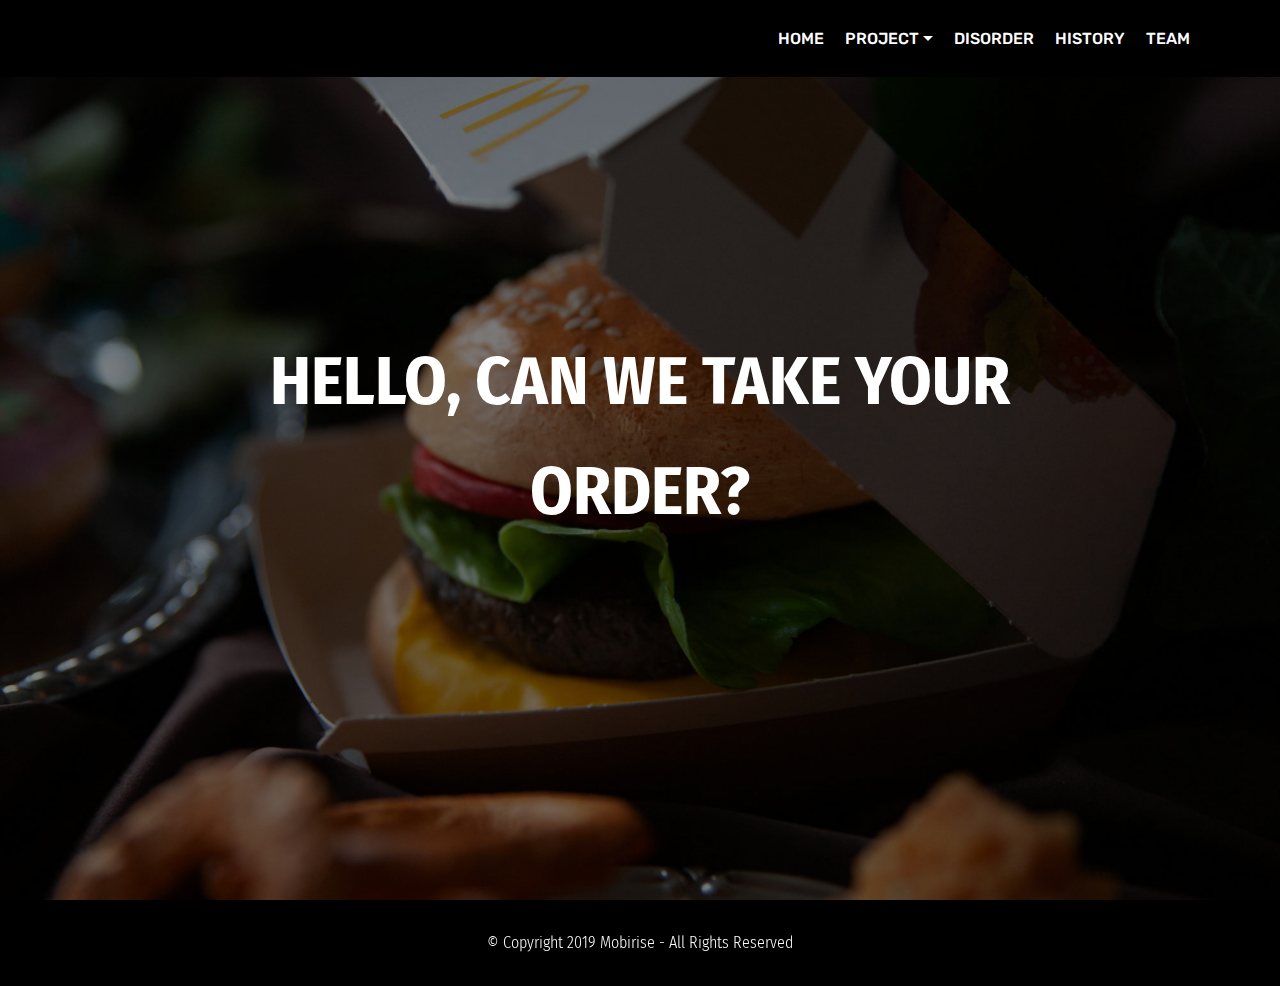
<file: index.html>
<!DOCTYPE html>
<html  >
<head>
  <!-- Site made with Mobirise Website Builder v4.11.6, https://mobirise.com -->
  <meta charset="UTF-8">
  <meta http-equiv="X-UA-Compatible" content="IE=edge">
  <meta name="generator" content="Mobirise v4.11.6, mobirise.com">
  <meta name="viewport" content="width=device-width, initial-scale=1, minimum-scale=1">
  <link rel="shortcut icon" href="assets/images/logo2.png" type="image/x-icon">
  <meta name="description" content="">
  
  <title>Home</title>
  <link rel="stylesheet" href="assets/web/assets/mobirise-icons/mobirise-icons.css">
  <link rel="stylesheet" href="assets/bootstrap/css/bootstrap.min.css">
  <link rel="stylesheet" href="assets/bootstrap/css/bootstrap-grid.min.css">
  <link rel="stylesheet" href="assets/bootstrap/css/bootstrap-reboot.min.css">
  <link rel="stylesheet" href="assets/tether/tether.min.css">
  <link rel="stylesheet" href="assets/dropdown/css/style.css">
  <link rel="stylesheet" href="assets/theme/css/style.css">
  <link rel="preload" as="style" href="assets/mobirise/css/mbr-additional.css"><link rel="stylesheet" href="assets/mobirise/css/mbr-additional.css" type="text/css">
  
  
  
</head>
<body>
  <section class="menu cid-qTkzRZLJNu" once="menu" id="menu1-0">

    

    <nav class="navbar navbar-expand beta-menu navbar-dropdown align-items-center navbar-toggleable-sm">
        <button class="navbar-toggler navbar-toggler-right" type="button" data-toggle="collapse" data-target="#navbarSupportedContent" aria-controls="navbarSupportedContent" aria-expanded="false" aria-label="Toggle navigation">
            <div class="hamburger">
                <span></span>
                <span></span>
                <span></span>
                <span></span>
            </div>
        </button>
        <div class="menu-logo">
            <div class="navbar-brand">
                
                
            </div>
        </div>
        <div class="collapse navbar-collapse" id="navbarSupportedContent">
            <ul class="navbar-nav nav-dropdown nav-right navbar-nav-top-padding" data-app-modern-menu="true"><li class="nav-item">
                    <a class="nav-link link text-white display-4" href="index.html">
                        HOME</a>
                </li><li class="nav-item dropdown"><a class="nav-link link dropdown-toggle text-white display-4" href="https://mobirise.com" data-toggle="dropdown-submenu" aria-expanded="true">
                        PROJECT</a><div class="dropdown-menu"><a class="dropdown-item text-white display-4" href="page3.html">STILL LIFE<br></a><a class="dropdown-item text-white display-4" href="page4.html" aria-expanded="false">BILLBOARD</a><a class="dropdown-item text-white display-4" href="page5.html" aria-expanded="false">PROCES</a></div></li><li class="nav-item"><a class="nav-link link text-white display-4" href="page6.html" aria-expanded="false">DISORDER</a></li>
                <li class="nav-item">
                    <a class="nav-link link text-white display-4" href="page1.html" aria-expanded="false">HISTORY</a>
                </li><li class="nav-item"><a class="nav-link link text-white display-4" href="page2.html">TEAM</a></li></ul>
            
        </div>
    </nav>
</section>

<section class="engine"><a href="https://mobirise.info/l">free site templates</a></section><section class="header1 cid-rK9zrdoxzh mbr-fullscreen mbr-parallax-background" id="header16-j">

    

    <div class="mbr-overlay" style="opacity: 0.5; background-color: rgb(0, 0, 0);">
    </div>

    <div class="container">
        <div class="row justify-content-md-center">
            <div class="col-md-10 align-center">
                <h1 class="mbr-section-title mbr-bold pb-3 mbr-fonts-style display-1">HELLO, CAN WE TAKE YOUR<br></h1>
                <h3 class="mbr-section-subtitle mbr-light pb-3 mbr-fonts-style display-1"><strong>ORDER?</strong></h3>
                
                
            </div>
        </div>
    </div>

</section>



<section once="footers" class="cid-rMMqghZZkj" id="footer6-2k">

    

    

    <div class="container">
        <div class="media-container-row align-center mbr-white">
            <div class="col-12">
                <p class="mbr-text mb-0 mbr-fonts-style display-2">
                    © Copyright 2019 Mobirise - All Rights Reserved
                </p>
            </div>
        </div>
    </div>
</section>


  <script src="assets/web/assets/jquery/jquery.min.js"></script>
  <script src="assets/popper/popper.min.js"></script>
  <script src="assets/bootstrap/js/bootstrap.min.js"></script>
  <script src="assets/tether/tether.min.js"></script>
  <script src="assets/smoothscroll/smooth-scroll.js"></script>
  <script src="assets/dropdown/js/nav-dropdown.js"></script>
  <script src="assets/dropdown/js/navbar-dropdown.js"></script>
  <script src="assets/touchswipe/jquery.touch-swipe.min.js"></script>
  <script src="assets/parallax/jarallax.min.js"></script>
  <script src="assets/theme/js/script.js"></script>
  
  
</body>
</html>
</file>
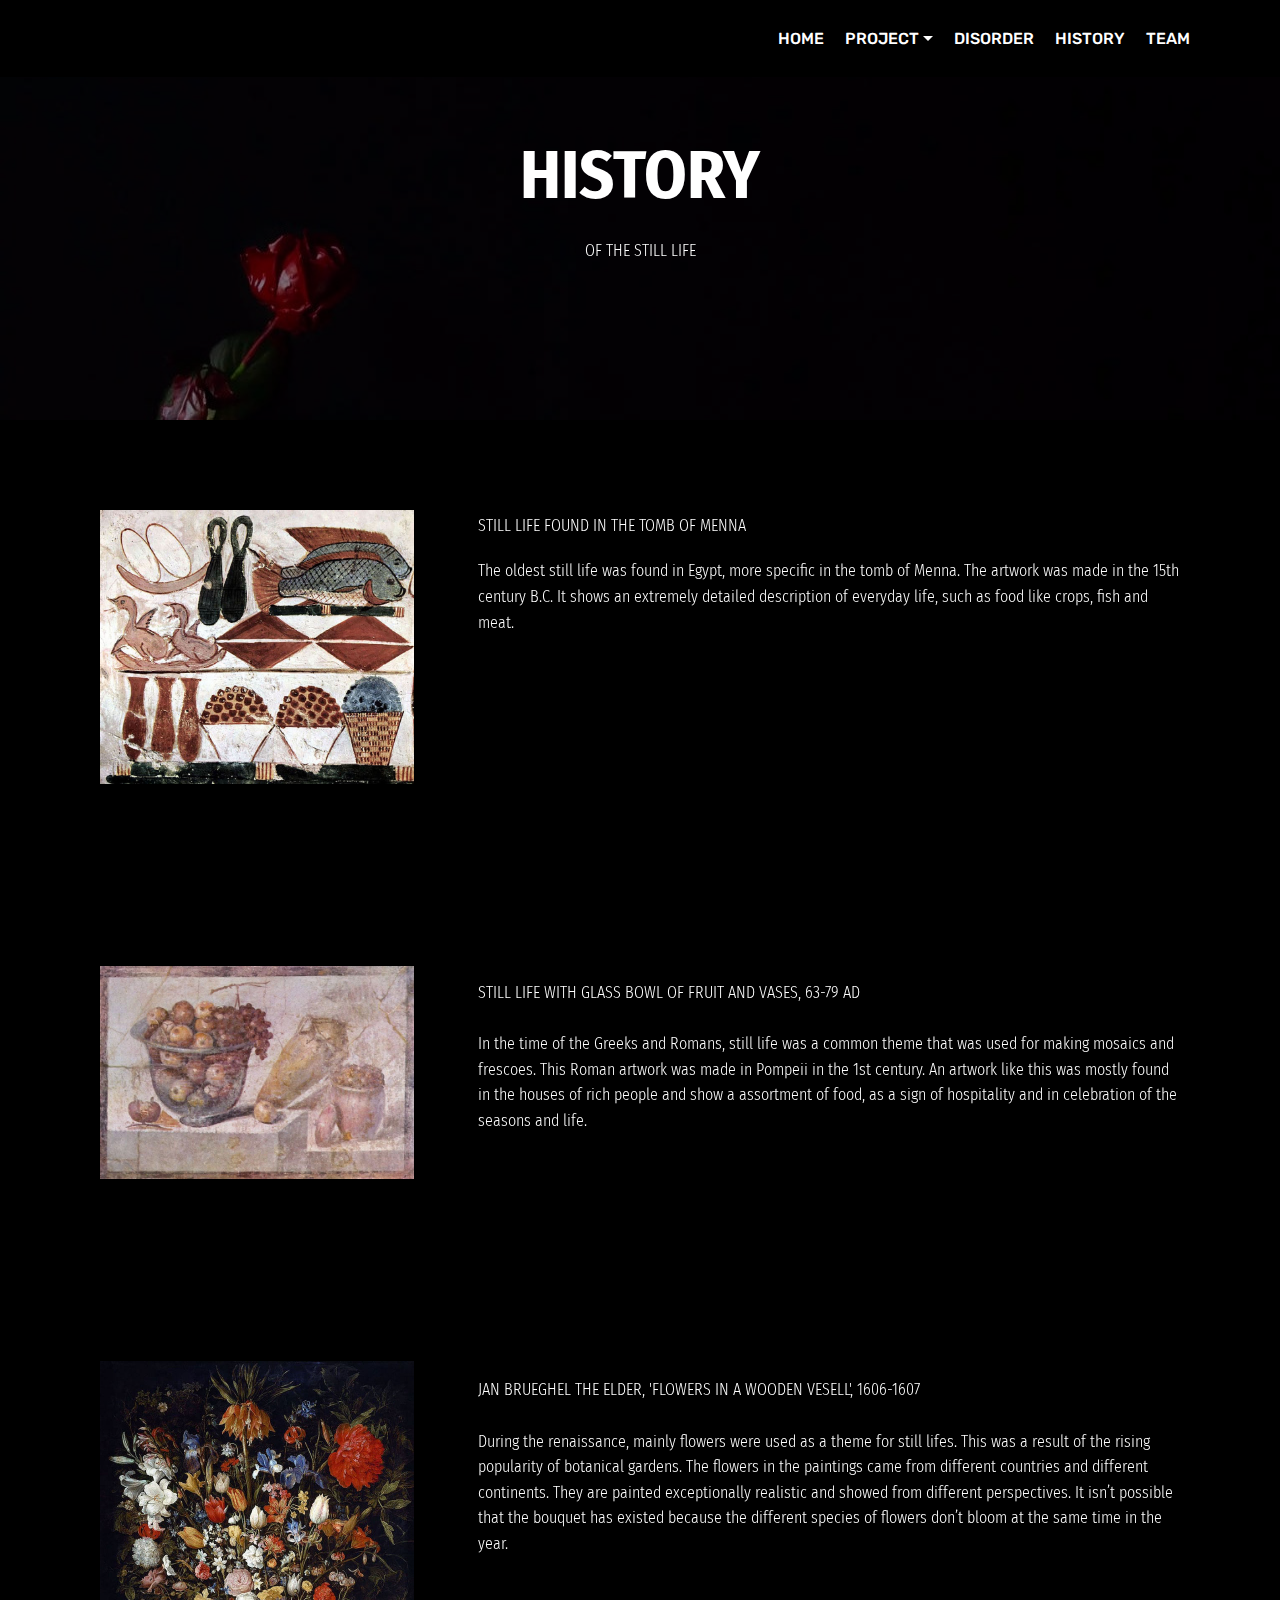
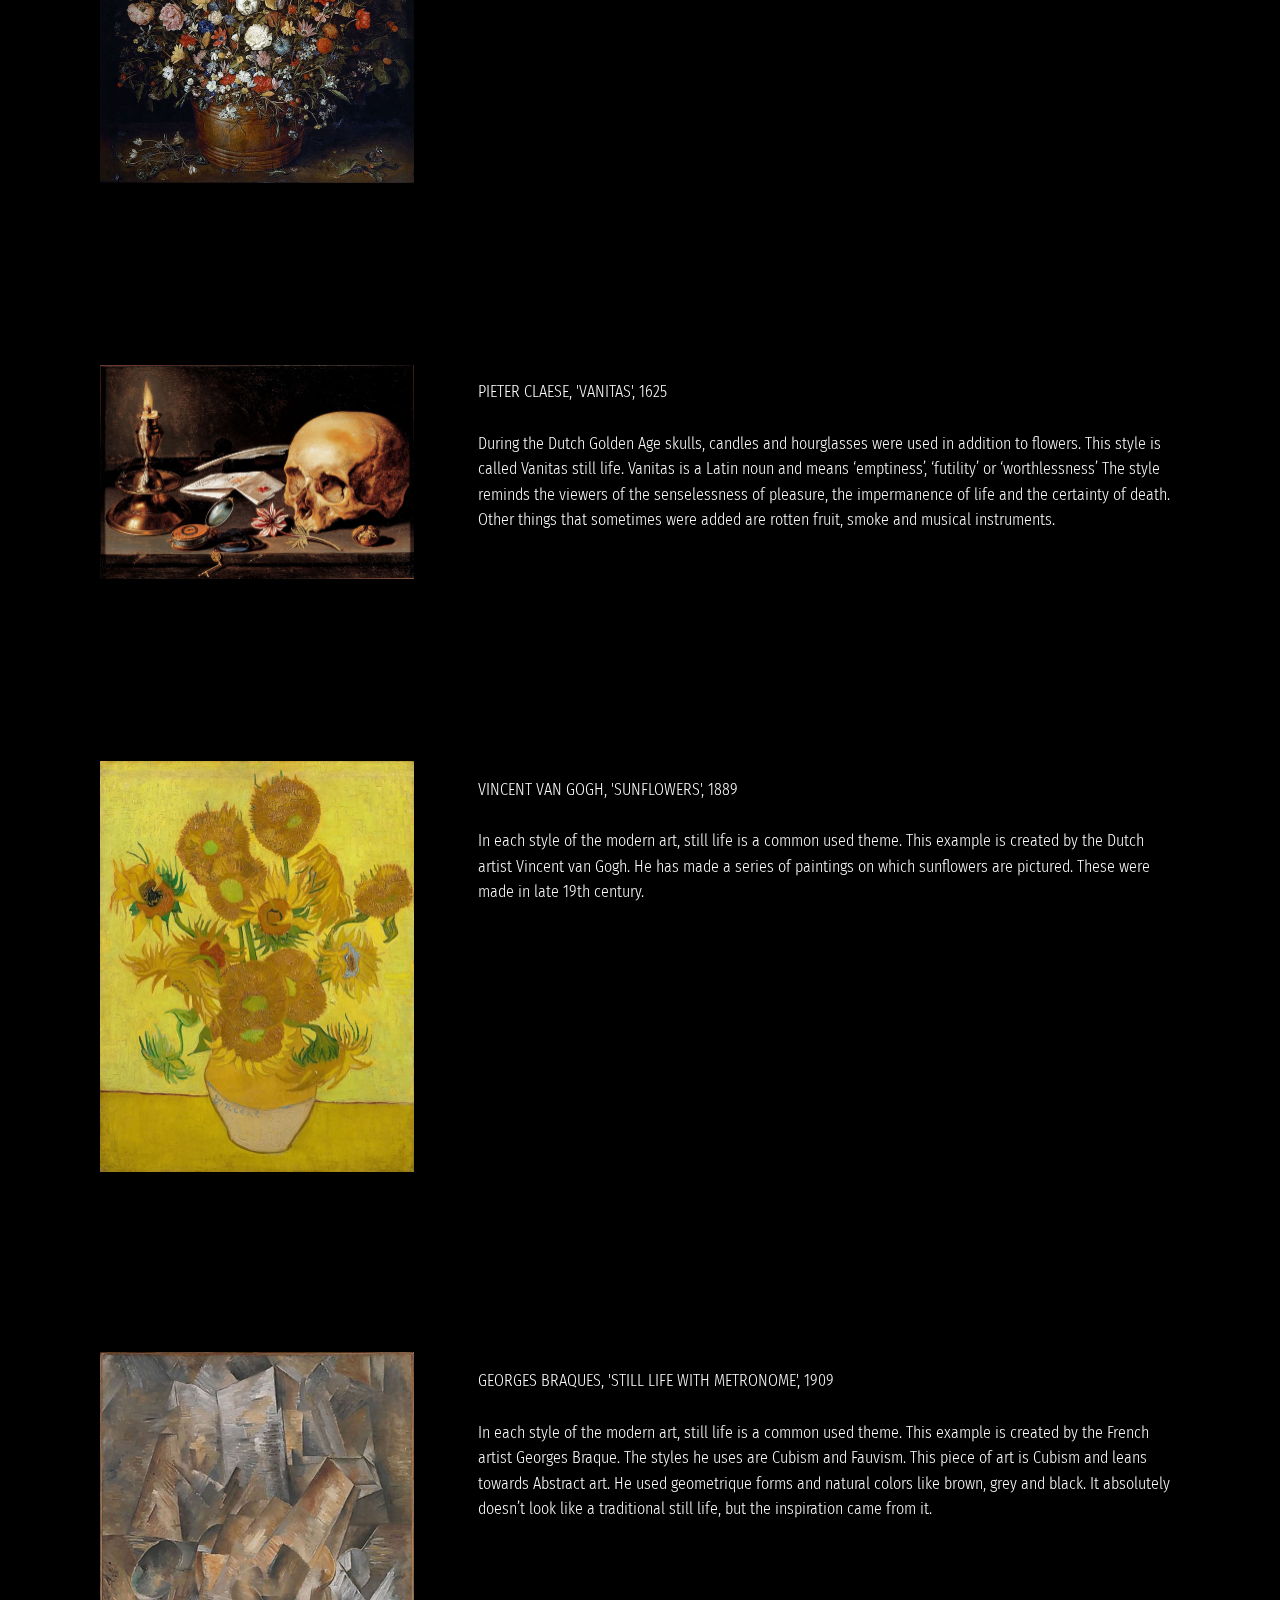
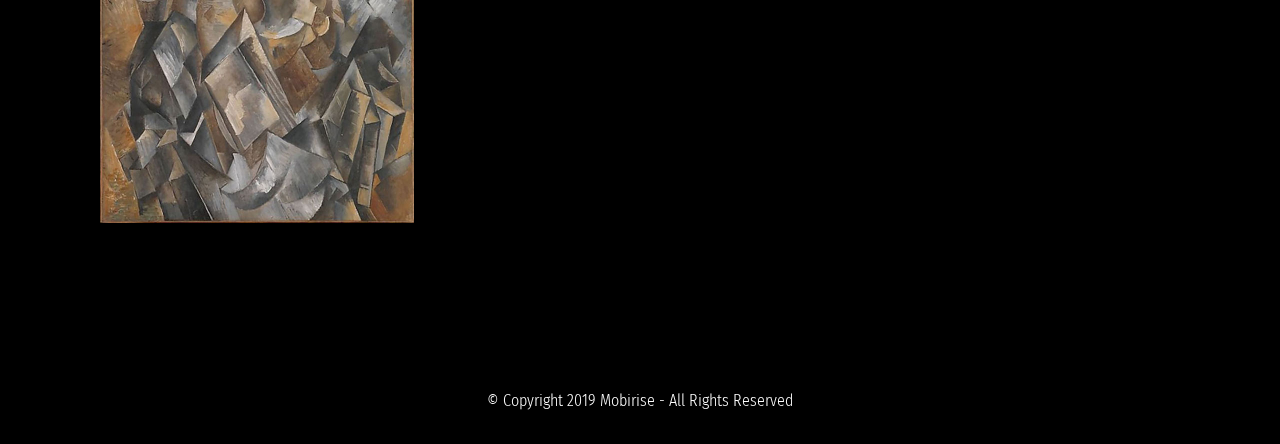
<file: page1.html>
<!DOCTYPE html>
<html  >
<head>
  <!-- Site made with Mobirise Website Builder v4.11.6, https://mobirise.com -->
  <meta charset="UTF-8">
  <meta http-equiv="X-UA-Compatible" content="IE=edge">
  <meta name="generator" content="Mobirise v4.11.6, mobirise.com">
  <meta name="viewport" content="width=device-width, initial-scale=1, minimum-scale=1">
  <link rel="shortcut icon" href="assets/images/logo2.png" type="image/x-icon">
  <meta name="description" content="Web Maker Description">
  
  <title>History</title>
  <link rel="stylesheet" href="assets/web/assets/mobirise-icons/mobirise-icons.css">
  <link rel="stylesheet" href="assets/bootstrap/css/bootstrap.min.css">
  <link rel="stylesheet" href="assets/bootstrap/css/bootstrap-grid.min.css">
  <link rel="stylesheet" href="assets/bootstrap/css/bootstrap-reboot.min.css">
  <link rel="stylesheet" href="assets/tether/tether.min.css">
  <link rel="stylesheet" href="assets/dropdown/css/style.css">
  <link rel="stylesheet" href="assets/theme/css/style.css">
  <link rel="preload" as="style" href="assets/mobirise/css/mbr-additional.css"><link rel="stylesheet" href="assets/mobirise/css/mbr-additional.css" type="text/css">
  
  
  
</head>
<body>
  <section class="menu cid-qTkzRZLJNu" once="menu" id="menu1-4">

    

    <nav class="navbar navbar-expand beta-menu navbar-dropdown align-items-center navbar-toggleable-sm">
        <button class="navbar-toggler navbar-toggler-right" type="button" data-toggle="collapse" data-target="#navbarSupportedContent" aria-controls="navbarSupportedContent" aria-expanded="false" aria-label="Toggle navigation">
            <div class="hamburger">
                <span></span>
                <span></span>
                <span></span>
                <span></span>
            </div>
        </button>
        <div class="menu-logo">
            <div class="navbar-brand">
                
                
            </div>
        </div>
        <div class="collapse navbar-collapse" id="navbarSupportedContent">
            <ul class="navbar-nav nav-dropdown nav-right navbar-nav-top-padding" data-app-modern-menu="true"><li class="nav-item">
                    <a class="nav-link link text-white display-4" href="index.html">
                        HOME</a>
                </li><li class="nav-item dropdown open"><a class="nav-link link dropdown-toggle text-white display-4" href="https://mobirise.com" data-toggle="dropdown-submenu" aria-expanded="true">
                        PROJECT</a><div class="dropdown-menu"><a class="dropdown-item text-white display-4" href="page3.html">STILL LIFE<br></a><a class="dropdown-item text-white display-4" href="page4.html" aria-expanded="false">BILLBOARD</a><a class="dropdown-item text-white display-4" href="page5.html" aria-expanded="false">PROCES</a></div></li><li class="nav-item"><a class="nav-link link text-white display-4" href="page6.html" aria-expanded="false">DISORDER</a></li>
                <li class="nav-item">
                    <a class="nav-link link text-white display-4" href="page1.html" aria-expanded="false">HISTORY</a>
                </li><li class="nav-item"><a class="nav-link link text-white display-4" href="page2.html">TEAM</a></li></ul>
            
        </div>
    </nav>
</section>

<section class="engine"><a href="https://mobirise.info/m">site design templates</a></section><section class="cid-rN6pIkYIC4 mbr-parallax-background" id="header2-3f">

    

    <div class="mbr-overlay" style="opacity: 0.5; background-color: rgb(0, 0, 0);"></div>

    <div class="container align-center">
        <div class="row justify-content-md-center">
            <div class="mbr-white col-md-10">
                <h1 class="mbr-section-title mbr-bold pb-3 mbr-fonts-style display-1">
                    HISTORY</h1>
                <h3 class="mbr-section-subtitle align-center mbr-light pb-3 mbr-fonts-style display-2">
                    OF THE STILL LIFE</h3>
                
                
            </div>
        </div>
    </div>
    
</section>

<section class="features11 cid-rKwXnCvoco" id="features11-1c">

    

    

    <div class="container">   
        <div class="col-md-12">
            <div class="media-container-row">
                <div class="mbr-figure m-auto" style="width: 35%;">
                    <img src="assets/images/still-life-painting-1-952x829.jpg" alt="Mobirise" title="">
                </div>
                <div class=" align-left aside-content">
                    <h2 class="mbr-title pt-2 mbr-fonts-style display-2">STILL LIFE FOUND IN THE TOMB OF MENNA</h2>
                    <div class="mbr-section-text">
                        <p class="mbr-text mb-5 pt-3 mbr-light mbr-fonts-style display-2">The oldest still life was found in Egypt, more specific in the tomb of Menna. The artwork was made in the 15th century B.C. It shows an extremely detailed description of everyday life, such as food like crops, fish and meat. 
                        </p>
                    </div>

                    
                </div>
            </div>
        </div> 
    </div>          
</section>

<section class="features11 cid-rKwXuOWGe6" id="features11-1d">

    

    

    <div class="container">   
        <div class="col-md-12">
            <div class="media-container-row">
                <div class="mbr-figure m-auto" style="width: 35%;">
                    <img src="assets/images/still-life-painting-3-750x508.jpg" alt="Mobirise" title="">
                </div>
                <div class=" align-left aside-content">
                    
                    <div class="mbr-section-text">
                        <p class="mbr-text mb-5 pt-3 mbr-light mbr-fonts-style display-2">
                         STILL LIFE WITH GLASS BOWL OF FRUIT AND VASES, 63-79 AD<br><br> In the time of the Greeks and Romans, still life was a common theme that was used for making mosaics and frescoes. This Roman artwork was made in Pompeii in the 1st century. An artwork like this was mostly found in the houses of rich people and show a assortment of food, as a sign of hospitality and in celebration of the seasons and life.   
                        </p>
                    </div>

                    
                </div>
            </div>
        </div> 
    </div>          
</section>

<section class="features11 cid-rKwXMivKud" id="features11-1e">

    

    

    <div class="container">   
        <div class="col-md-12">
            <div class="media-container-row">
                <div class="mbr-figure m-auto" style="width: 35%;">
                    <img src="assets/images/still-life-painting-3-628x844.jpg" alt="Mobirise" title="">
                </div>
                <div class=" align-left aside-content">
                    
                    <div class="mbr-section-text">
                        <p class="mbr-text mb-5 pt-3 mbr-light mbr-fonts-style display-2">
                          JAN BRUEGHEL THE ELDER, 'FLOWERS IN A WOODEN VESELL', 1606-1607<br><br>During the renaissance, mainly flowers were used as a theme for still lifes. This was a result of the rising popularity of botanical gardens. The flowers in the paintings came from different countries and different continents. They are painted exceptionally realistic and showed from different perspectives. It isn’t possible that the bouquet has existed because the different species of flowers don’t bloom at the same time in the year.
                        </p>
                    </div>

                    
                </div>
            </div>
        </div> 
    </div>          
</section>

<section class="features11 cid-rKwY3q5bOP" id="features11-1f">

    

    

    <div class="container">   
        <div class="col-md-12">
            <div class="media-container-row">
                <div class="mbr-figure m-auto" style="width: 35%;">
                    <img src="assets/images/os-68-158-628x429.jpg" alt="Mobirise" title="">
                </div>
                <div class=" align-left aside-content">
                    
                    <div class="mbr-section-text">
                        <p class="mbr-text mb-5 pt-3 mbr-light mbr-fonts-style display-2">
                        PIETER CLAESE, 'VANITAS', 1625<br><br>During the Dutch Golden Age skulls, candles and hourglasses were used in addition to flowers. This style is called Vanitas still life. Vanitas is a Latin noun and means ‘emptiness’, ‘futility’ or ‘worthlessness’ The style reminds the viewers of the senselessness of pleasure, the impermanence of life and the certainty of death. Other things that sometimes were added are rotten fruit, smoke and musical instruments.&nbsp;<br></p>
                    </div>

                    
                </div>
            </div>
        </div> 
    </div>          
</section>

<section class="features11 cid-rKwYfhEPOv" id="features11-1g">

    

    

    <div class="container">   
        <div class="col-md-12">
            <div class="media-container-row">
                <div class="mbr-figure m-auto" style="width: 35%;">
                    <img src="assets/images/flower-art-11-628x823.jpg" alt="Mobirise" title="">
                </div>
                <div class=" align-left aside-content">
                    
                    <div class="mbr-section-text">
                        <p class="mbr-text mb-5 pt-3 mbr-light mbr-fonts-style display-2">
                         VINCENT VAN GOGH, 'SUNFLOWERS', 1889<br><br>In each style of the modern art, still life is a common used theme. This example is created by the Dutch artist Vincent van Gogh. He has made a series of paintings on which sunflowers are pictured. These were made in late 19th century.  
                        </p>
                    </div>

                    
                </div>
            </div>
        </div> 
    </div>          
</section>

<section class="features11 cid-rKwYveBREr" id="features11-1i">

    

    

    <div class="container">   
        <div class="col-md-12">
            <div class="media-container-row">
                <div class="mbr-figure m-auto" style="width: 35%;">
                    <img src="assets/images/what-is-cubism-definition-5-628x942.jpg" alt="Mobirise" title="">
                </div>
                <div class=" align-left aside-content">
                    
                    <div class="mbr-section-text">
                        <p class="mbr-text mb-5 pt-3 mbr-light mbr-fonts-style display-2">
                        GEORGES BRAQUES, 'STILL LIFE WITH METRONOME', 1909<br><br>In each style of the modern art, still life is a common used theme. This example is created by the French artist Georges Braque. The styles he uses are Cubism and Fauvism. This piece of art is Cubism and leans towards Abstract art. He used geometrique forms and natural colors like brown, grey and black. It absolutely doesn’t look like a traditional still life, but the inspiration came from it. 
                        </p>
                    </div>

                    
                </div>
            </div>
        </div> 
    </div>          
</section>

<section once="footers" class="cid-rMMqghZZkj" id="footer6-2k">

    

    

    <div class="container">
        <div class="media-container-row align-center mbr-white">
            <div class="col-12">
                <p class="mbr-text mb-0 mbr-fonts-style display-2">
                    © Copyright 2019 Mobirise - All Rights Reserved
                </p>
            </div>
        </div>
    </div>
</section>


  <script src="assets/web/assets/jquery/jquery.min.js"></script>
  <script src="assets/popper/popper.min.js"></script>
  <script src="assets/bootstrap/js/bootstrap.min.js"></script>
  <script src="assets/tether/tether.min.js"></script>
  <script src="assets/smoothscroll/smooth-scroll.js"></script>
  <script src="assets/dropdown/js/nav-dropdown.js"></script>
  <script src="assets/dropdown/js/navbar-dropdown.js"></script>
  <script src="assets/touchswipe/jquery.touch-swipe.min.js"></script>
  <script src="assets/parallax/jarallax.min.js"></script>
  <script src="assets/theme/js/script.js"></script>
  
  
</body>
</html>
</file>
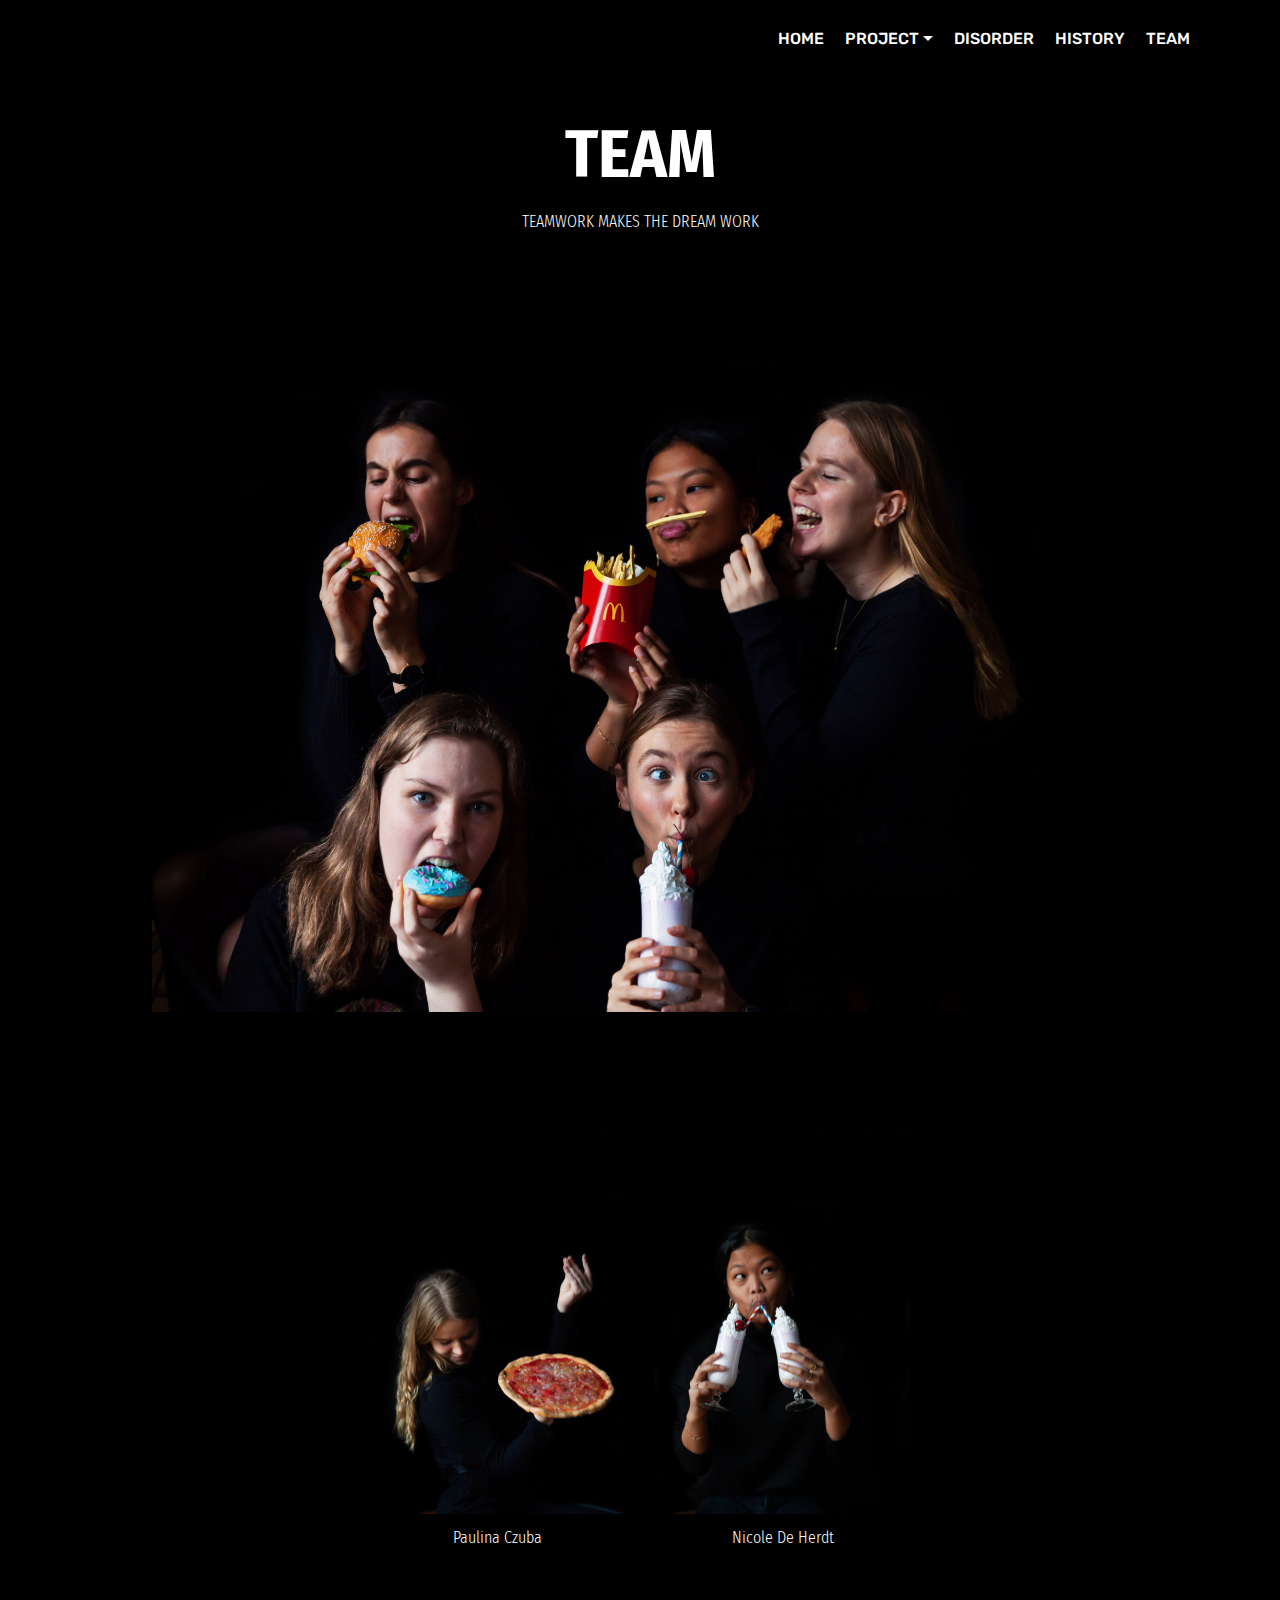
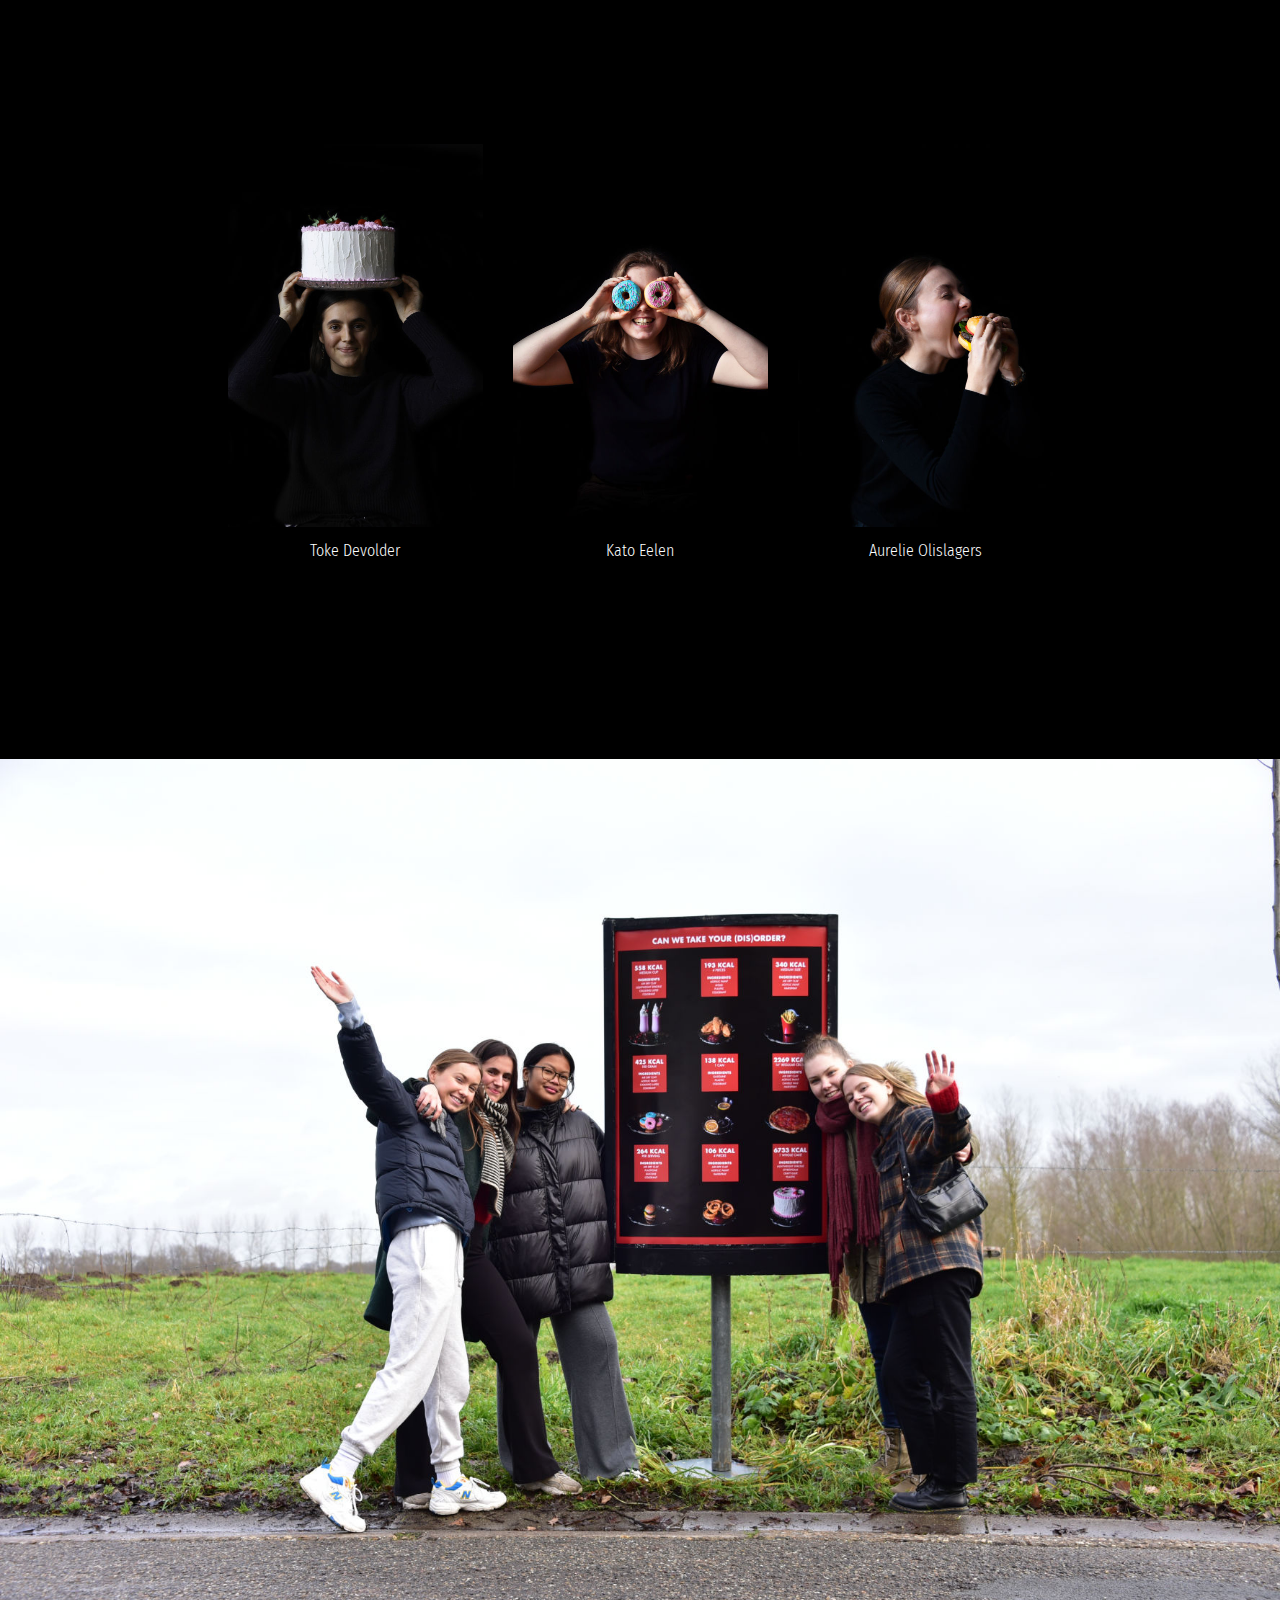
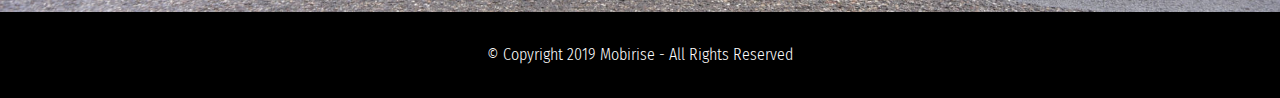
<file: page2.html>
<!DOCTYPE html>
<html  >
<head>
  <!-- Site made with Mobirise Website Builder v4.11.6, https://mobirise.com -->
  <meta charset="UTF-8">
  <meta http-equiv="X-UA-Compatible" content="IE=edge">
  <meta name="generator" content="Mobirise v4.11.6, mobirise.com">
  <meta name="viewport" content="width=device-width, initial-scale=1, minimum-scale=1">
  <link rel="shortcut icon" href="assets/images/logo2.png" type="image/x-icon">
  <meta name="description" content="Website Builder Description">
  
  <title>Team</title>
  <link rel="stylesheet" href="assets/web/assets/mobirise-icons/mobirise-icons.css">
  <link rel="stylesheet" href="assets/bootstrap/css/bootstrap.min.css">
  <link rel="stylesheet" href="assets/bootstrap/css/bootstrap-grid.min.css">
  <link rel="stylesheet" href="assets/bootstrap/css/bootstrap-reboot.min.css">
  <link rel="stylesheet" href="assets/tether/tether.min.css">
  <link rel="stylesheet" href="assets/dropdown/css/style.css">
  <link rel="stylesheet" href="assets/socicon/css/styles.css">
  <link rel="stylesheet" href="assets/theme/css/style.css">
  <link rel="preload" as="style" href="assets/mobirise/css/mbr-additional.css"><link rel="stylesheet" href="assets/mobirise/css/mbr-additional.css" type="text/css">
  
  
  
</head>
<body>
  <section class="menu cid-qTkzRZLJNu" once="menu" id="menu1-8">

    

    <nav class="navbar navbar-expand beta-menu navbar-dropdown align-items-center navbar-toggleable-sm">
        <button class="navbar-toggler navbar-toggler-right" type="button" data-toggle="collapse" data-target="#navbarSupportedContent" aria-controls="navbarSupportedContent" aria-expanded="false" aria-label="Toggle navigation">
            <div class="hamburger">
                <span></span>
                <span></span>
                <span></span>
                <span></span>
            </div>
        </button>
        <div class="menu-logo">
            <div class="navbar-brand">
                
                
            </div>
        </div>
        <div class="collapse navbar-collapse" id="navbarSupportedContent">
            <ul class="navbar-nav nav-dropdown nav-right navbar-nav-top-padding" data-app-modern-menu="true"><li class="nav-item">
                    <a class="nav-link link text-white display-4" href="index.html">
                        HOME</a>
                </li><li class="nav-item dropdown open"><a class="nav-link link dropdown-toggle text-white display-4" href="https://mobirise.com" data-toggle="dropdown-submenu" aria-expanded="true">
                        PROJECT</a><div class="dropdown-menu"><a class="dropdown-item text-white display-4" href="page3.html">STILL LIFE<br></a><a class="dropdown-item text-white display-4" href="page4.html" aria-expanded="false">BILLBOARD</a><a class="dropdown-item text-white display-4" href="page5.html" aria-expanded="false">PROCES</a></div></li><li class="nav-item"><a class="nav-link link text-white display-4" href="page6.html" aria-expanded="false">DISORDER</a></li>
                <li class="nav-item">
                    <a class="nav-link link text-white display-4" href="page1.html" aria-expanded="false">HISTORY</a>
                </li><li class="nav-item"><a class="nav-link link text-white display-4" href="page2.html">TEAM</a></li></ul>
            
        </div>
    </nav>
</section>

<section class="engine"><a href="https://mobirise.info/p">website templates free download</a></section><section class="mbr-section content4 cid-rKwEnH9WlZ" id="content4-12">

    

    <div class="container">
        <div class="media-container-row">
            <div class="title col-12 col-md-8">
                <h2 class="align-center pb-3 mbr-fonts-style display-1"><strong>
                    TEAM</strong></h2>
                <h3 class="mbr-section-subtitle align-center mbr-light mbr-fonts-style display-2">
                    TEAMWORK MAKES THE DREAM WORK<br></h3>
                
            </div>
        </div>
    </div>
</section>

<section class="cid-rMJObTuIdi" id="image3-2h">

    

    <figure class="mbr-figure container">
            <div class="image-block" style="width: 88%;">
                <img src="assets/images/ultralight-project-caanwetakeyourorder-29-1776x1184.jpg" width="1400" alt="Mobirise" title="">
                
            </div>
    </figure>
</section>

<section class="team1 cid-rLWNkWT498" id="team1-1u">
    
    
    
    <div class="container align-center">
        
        
        <div class="row media-row">
            
        <div class="team-item col-lg-3 col-md-6">
                <div class="item-image">
                    <img src="assets/images/ultralight-project-canwetakeyourorder-26-510x765.jpg" alt="" title="">
                </div>
                <div class="item-caption py-3">
                    <div class="item-name px-2">
                        <p class="mbr-fonts-style display-2">
                           Paulina Czuba</p>
                    </div>
                    
                    
                </div>
            </div><div class="team-item col-lg-3 col-md-6">
                <div class="item-image">
                    <img src="assets/images/project-canwetakeyourorder-28-510x765.jpg" alt="" title="">
                </div>
                <div class="item-caption py-3">
                    <div class="item-name px-2">
                        <p class="mbr-fonts-style display-2">
                           Nicole De Herdt</p>
                    </div>
                    
                    
                </div>
            </div></div>    
    </div>
</section>

<section class="team1 cid-rMJQ3nfTl5" id="team1-2i">
    
    
    
    <div class="container align-center">
        
        
        <div class="row media-row">
            
        <div class="team-item col-lg-3 col-md-6">
                <div class="item-image">
                    <img src="assets/images/project-canwetakeyourorder-024..-510x765.jpg" alt="" title="">
                </div>
                <div class="item-caption py-3">
                    <div class="item-name px-2">
                        <p class="mbr-fonts-style display-2">
                           Toke Devolder</p>
                    </div>
                    
                    
                </div>
            </div><div class="team-item col-lg-3 col-md-6">
                <div class="item-image">
                    <img src="assets/images/ultralight-project-canwetakeyourorder-22-510x765.jpg" alt="" title="">
                </div>
                <div class="item-caption py-3">
                    <div class="item-name px-2">
                        <p class="mbr-fonts-style display-2">
                           Kato Eelen<br><br></p>
                    </div>
                    
                    
                </div>
            </div><div class="team-item col-lg-3 col-md-6">
                <div class="item-image">
                    <img src="assets/images/project-canwetakeyourorder-21-510x765.jpg" alt="" title="">
                </div>
                <div class="item-caption py-3">
                    <div class="item-name px-2">
                        <p class="mbr-fonts-style display-2">
                           Aurelie Olislagers<br><br><br></p>
                    </div>
                    
                    
                </div>
            </div></div>    
    </div>
</section>

<section class="cid-rMJX0oYCLa" id="image3-2j">

    

    <figure class="mbr-figure">
            <div class="image-block" style="width: 56%;">
                <img src="assets/images/d75-6311-1776x1184.jpg" width="1400" alt="Mobirise" title="">
                
            </div>
    </figure>
</section>

<section once="footers" class="cid-rMMqghZZkj" id="footer6-2k">

    

    

    <div class="container">
        <div class="media-container-row align-center mbr-white">
            <div class="col-12">
                <p class="mbr-text mb-0 mbr-fonts-style display-2">
                    © Copyright 2019 Mobirise - All Rights Reserved
                </p>
            </div>
        </div>
    </div>
</section>


  <script src="assets/web/assets/jquery/jquery.min.js"></script>
  <script src="assets/popper/popper.min.js"></script>
  <script src="assets/bootstrap/js/bootstrap.min.js"></script>
  <script src="assets/tether/tether.min.js"></script>
  <script src="assets/smoothscroll/smooth-scroll.js"></script>
  <script src="assets/dropdown/js/nav-dropdown.js"></script>
  <script src="assets/dropdown/js/navbar-dropdown.js"></script>
  <script src="assets/touchswipe/jquery.touch-swipe.min.js"></script>
  <script src="assets/theme/js/script.js"></script>
  
  
</body>
</html>
</file>
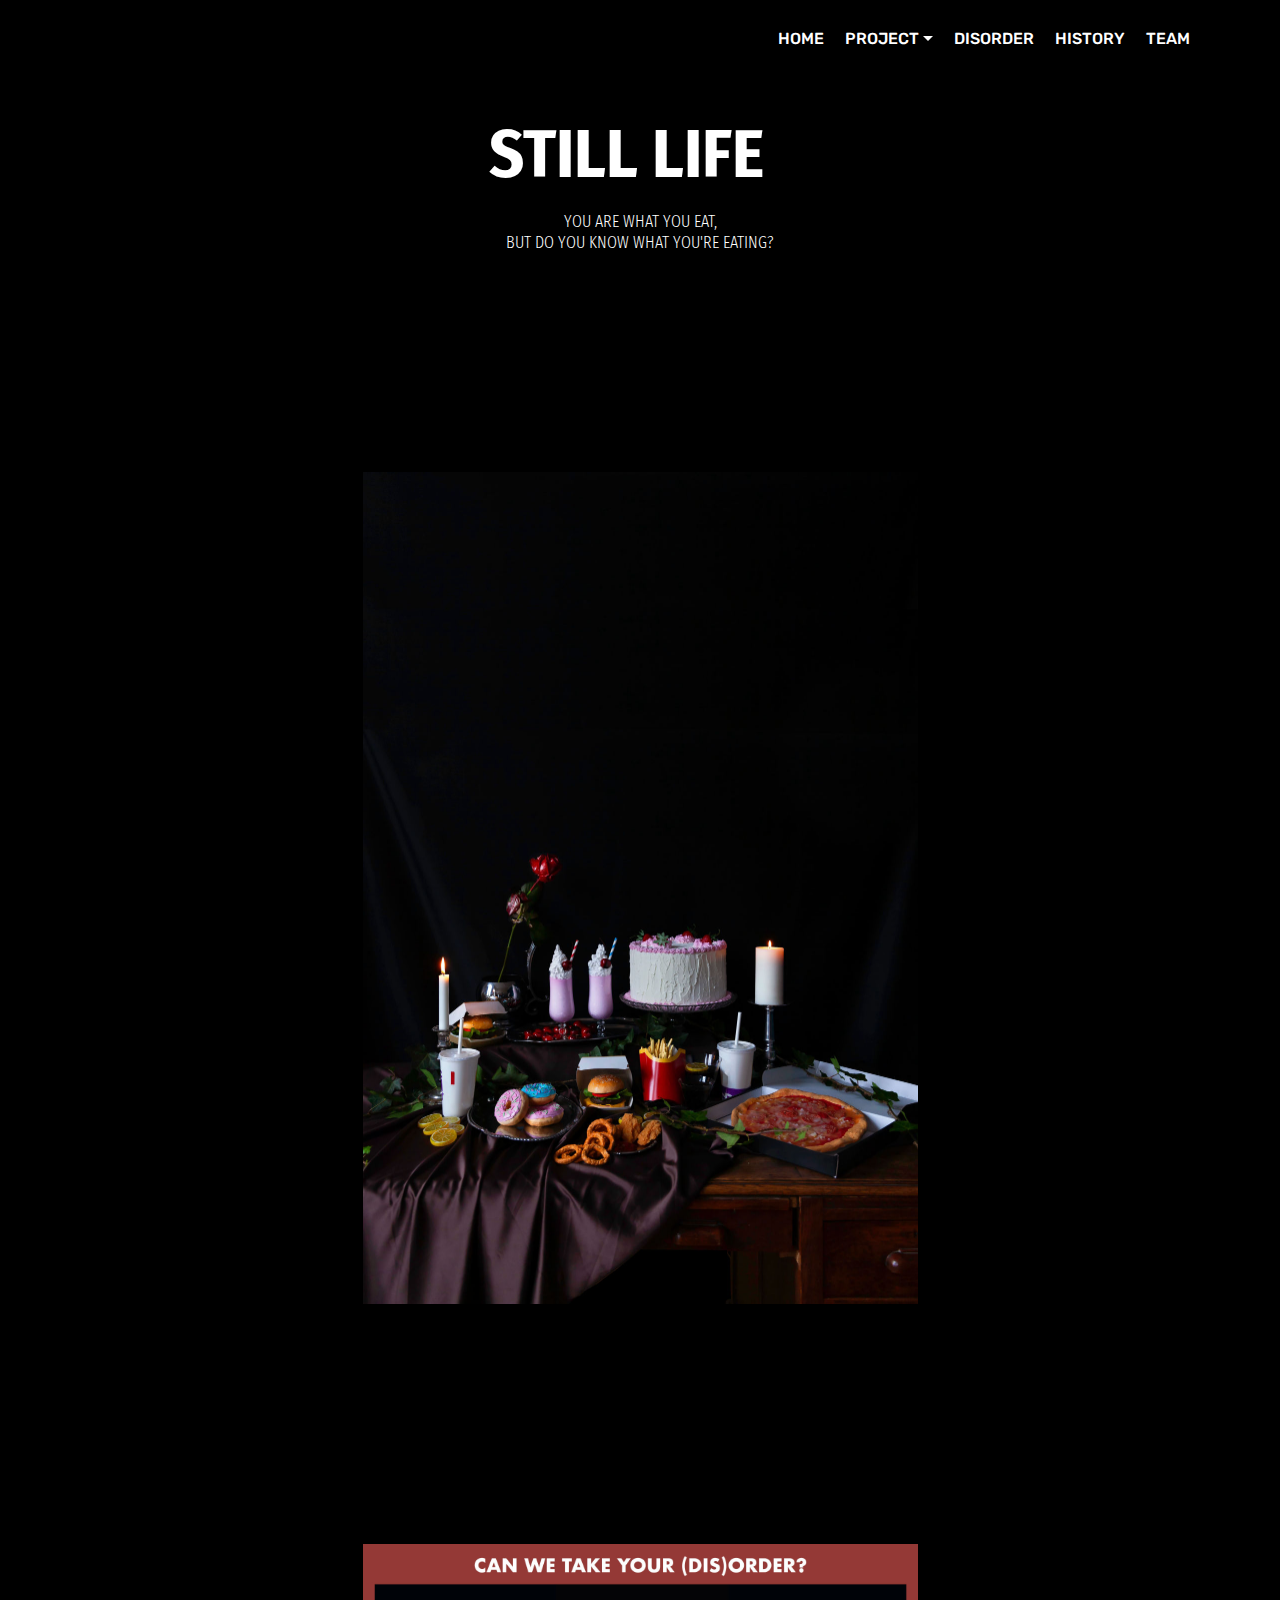
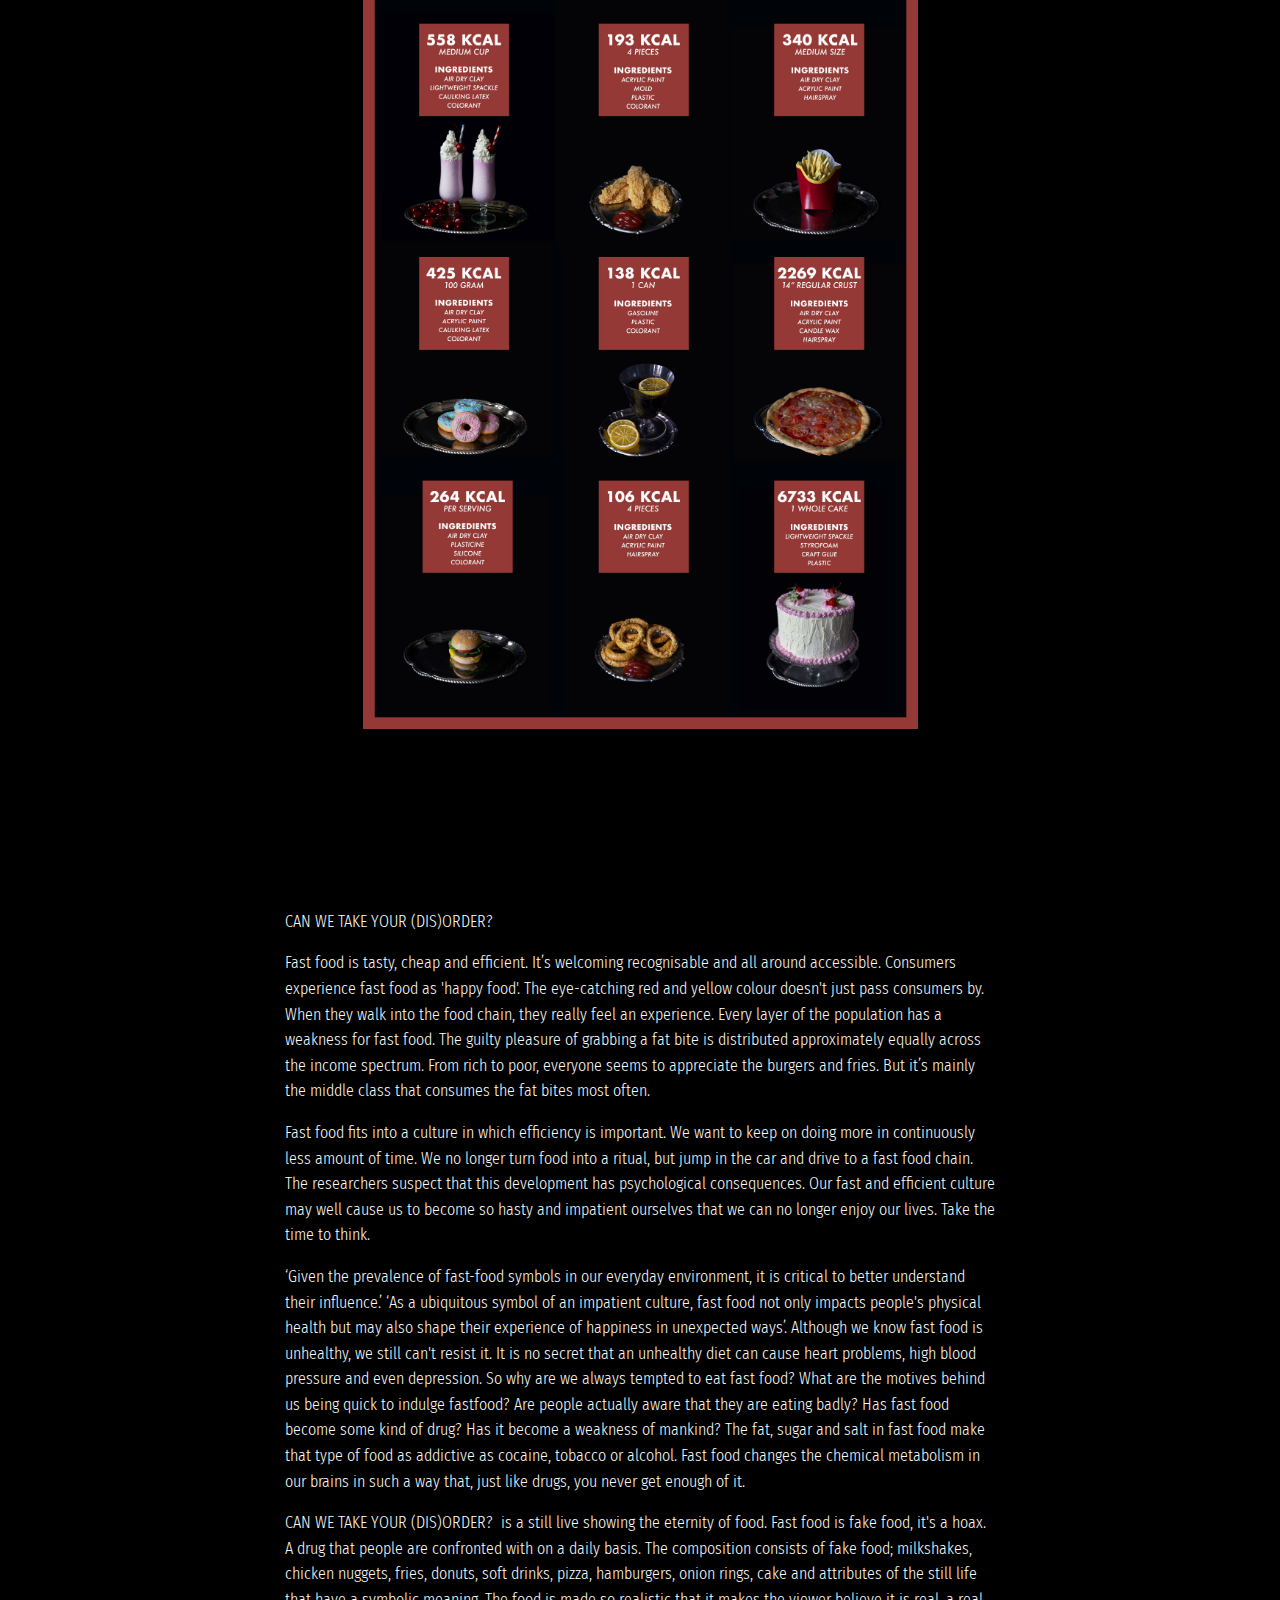
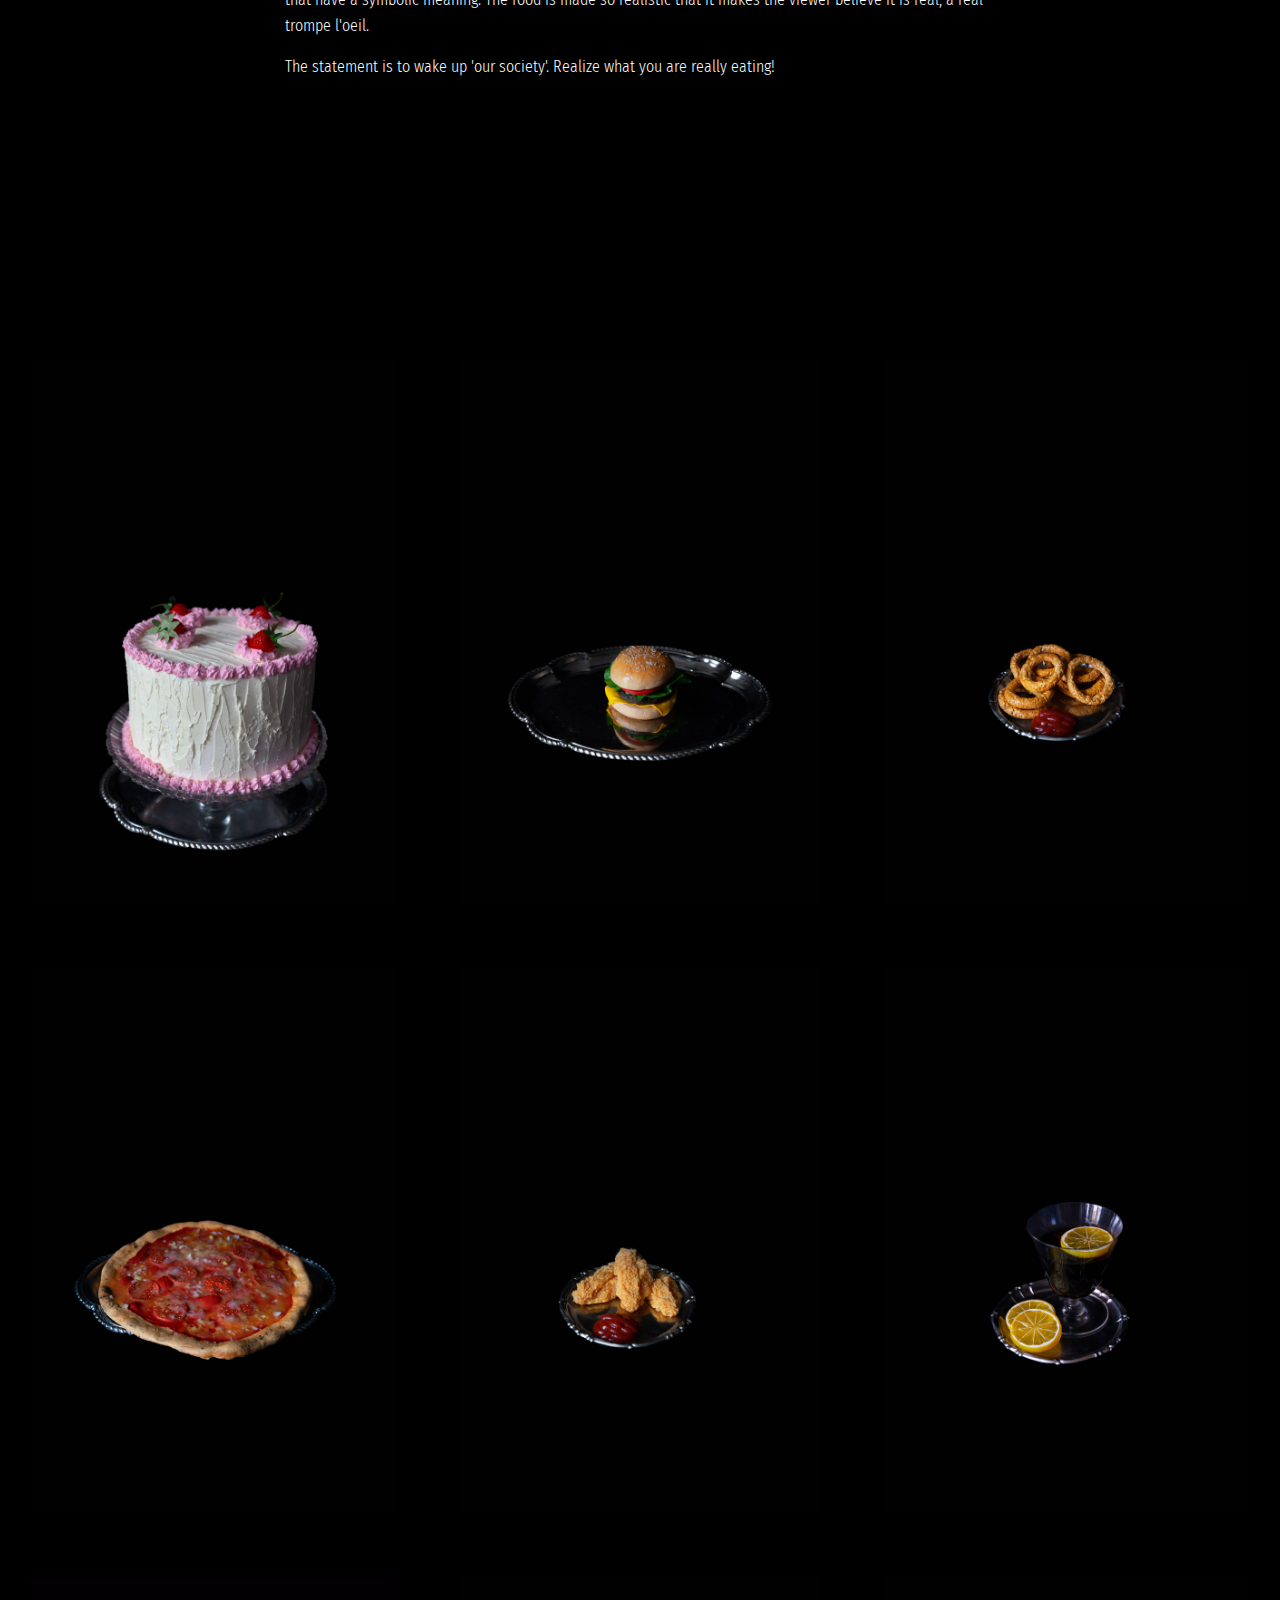
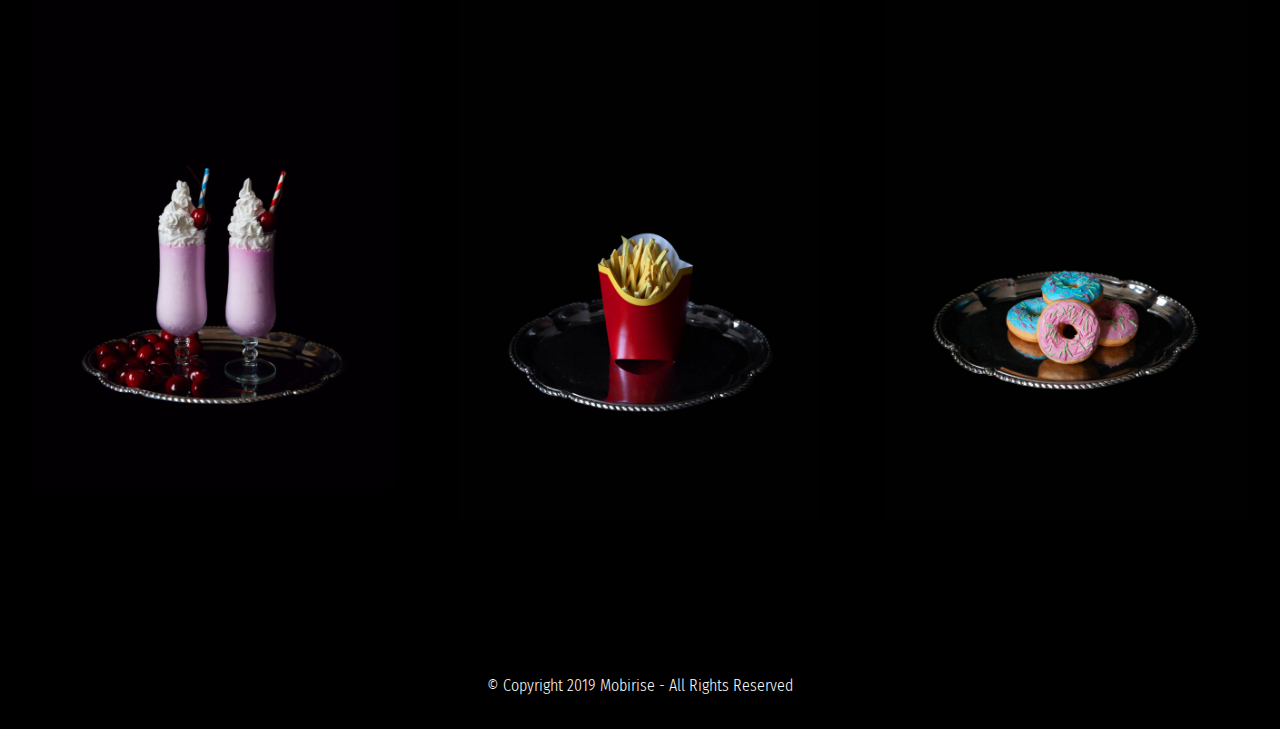
<file: page3.html>
<!DOCTYPE html>
<html  >
<head>
  <!-- Site made with Mobirise Website Builder v4.11.6, https://mobirise.com -->
  <meta charset="UTF-8">
  <meta http-equiv="X-UA-Compatible" content="IE=edge">
  <meta name="generator" content="Mobirise v4.11.6, mobirise.com">
  <meta name="viewport" content="width=device-width, initial-scale=1, minimum-scale=1">
  <link rel="shortcut icon" href="assets/images/logo2.png" type="image/x-icon">
  <meta name="description" content="Site Maker Description">
  
  <title>Still life</title>
  <link rel="stylesheet" href="assets/web/assets/mobirise-icons/mobirise-icons.css">
  <link rel="stylesheet" href="assets/bootstrap/css/bootstrap.min.css">
  <link rel="stylesheet" href="assets/bootstrap/css/bootstrap-grid.min.css">
  <link rel="stylesheet" href="assets/bootstrap/css/bootstrap-reboot.min.css">
  <link rel="stylesheet" href="assets/dropdown/css/style.css">
  <link rel="stylesheet" href="assets/tether/tether.min.css">
  <link rel="stylesheet" href="assets/theme/css/style.css">
  <link rel="stylesheet" href="assets/gallery/style.css">
  <link rel="preload" as="style" href="assets/mobirise/css/mbr-additional.css"><link rel="stylesheet" href="assets/mobirise/css/mbr-additional.css" type="text/css">
  
  
  
</head>
<body>
  <section class="menu cid-qTkzRZLJNu" once="menu" id="menu1-t">

    

    <nav class="navbar navbar-expand beta-menu navbar-dropdown align-items-center navbar-toggleable-sm">
        <button class="navbar-toggler navbar-toggler-right" type="button" data-toggle="collapse" data-target="#navbarSupportedContent" aria-controls="navbarSupportedContent" aria-expanded="false" aria-label="Toggle navigation">
            <div class="hamburger">
                <span></span>
                <span></span>
                <span></span>
                <span></span>
            </div>
        </button>
        <div class="menu-logo">
            <div class="navbar-brand">
                
                
            </div>
        </div>
        <div class="collapse navbar-collapse" id="navbarSupportedContent">
            <ul class="navbar-nav nav-dropdown nav-right navbar-nav-top-padding" data-app-modern-menu="true"><li class="nav-item">
                    <a class="nav-link link text-white display-4" href="index.html">
                        HOME</a>
                </li><li class="nav-item dropdown open"><a class="nav-link link dropdown-toggle text-white display-4" href="https://mobirise.com" data-toggle="dropdown-submenu" aria-expanded="true">
                        PROJECT</a><div class="dropdown-menu"><a class="dropdown-item text-white display-4" href="page3.html">STILL LIFE<br></a><a class="dropdown-item text-white display-4" href="page4.html" aria-expanded="false">BILLBOARD</a><a class="dropdown-item text-white display-4" href="page5.html" aria-expanded="false">PROCES</a></div></li><li class="nav-item"><a class="nav-link link text-white display-4" href="page6.html" aria-expanded="false">DISORDER</a></li>
                <li class="nav-item">
                    <a class="nav-link link text-white display-4" href="page1.html" aria-expanded="false">HISTORY</a>
                </li><li class="nav-item"><a class="nav-link link text-white display-4" href="page2.html">TEAM</a></li></ul>
            
        </div>
    </nav>
</section>

<section class="engine"><a href="https://mobirise.info/r">free bootstrap template</a></section><section class="mbr-section content4 cid-rKwCDyeoqB" id="content4-z">

    

    <div class="container">
        <div class="media-container-row">
            <div class="title col-12 col-md-8">
                <h2 class="align-center pb-3 mbr-fonts-style display-1"><strong>
                    STILL LIFE &nbsp;</strong></h2>
                <h3 class="mbr-section-subtitle align-center mbr-light mbr-fonts-style display-2">YOU ARE WHAT YOU EAT,<div>BUT DO YOU KNOW WHAT YOU'RE EATING?</div></h3>
                
            </div>
        </div>
    </div>
</section>

<section class="cid-rN7ir1BxIH" id="image1-3l">

    

    <figure class="mbr-figure container">
        <div class="image-block" style="width: 50%;">
            <img src="assets/images/eindfoto-1110x1665.jpg" width="1400" alt="Mobirise" title="">
            
        </div>
    </figure>
</section>

<section class="cid-rN7cOMsvtF" id="image1-3j">

    

    <figure class="mbr-figure container">
        <div class="image-block" style="width: 50%;">
            <img src="assets/images/poster-2-voor-de-site-1510x2135.jpg" width="1400" alt="Mobirise" title="">
            
        </div>
    </figure>
</section>

<section class="mbr-section article content1 cid-rMb2nU2S4e" id="content1-20">
    
     

    <div class="container">
        <div class="media-container-row">
            <div class="mbr-text col-12 mbr-fonts-style display-2 col-md-8"><p>CAN WE TAKE YOUR (DIS)ORDER?</p><p>Fast food is tasty, cheap and efficient. It’s welcoming recognisable and all around accessible. Consumers experience fast food as 'happy food'. The eye-catching red and yellow colour doesn't just pass consumers by. When they walk into the food chain, they really feel an experience.&nbsp;<span style="font-size: 1rem;">Every layer of the population has a weakness for fast food. The guilty pleasure of grabbing a fat bite is distributed approximately equally across the income spectrum. From rich to poor, everyone seems to appreciate the burgers and fries. But it’s mainly the middle class that consumes the fat bites most often.</span></p><p>Fast food fits into a culture in which efficiency is important. We want to keep on doing more in continuously less amount of time. We no longer turn food into a ritual, but jump in the car and drive to a fast food chain. The researchers suspect that this development has psychological consequences. Our fast and efficient culture may well cause us to become so hasty and impatient ourselves that we can no longer enjoy our lives. Take the time to think.</p><p>‘Given the prevalence of fast-food symbols in our everyday environment, it is critical to better understand their influence.’ ‘As a ubiquitous symbol of an impatient culture, fast food not only impacts people's physical health but may also shape their experience of happiness in unexpected ways’.&nbsp;<span style="font-size: 1rem;">Although we know fast food is unhealthy, we still can't resist it. It is no secret that an unhealthy diet can cause heart problems, high blood pressure and even depression. So why are we always tempted to eat fast food?  What are the motives behind us being quick to indulge fastfood? Are people actually aware that they are eating badly? Has fast food become some kind of drug? Has it become a weakness of mankind?&nbsp;</span><span style="font-size: 1rem;">The fat, sugar and salt in fast food make that type of food as addictive as cocaine, tobacco or alcohol. Fast food changes the chemical metabolism in our brains in such a way that, just like drugs, you never get enough of it.</span></p><p>CAN WE TAKE YOUR (DIS)ORDER? &nbsp;is a still live showing the eternity of food. Fast food is fake food, it's a hoax. A drug that people are confronted with on a daily basis.&nbsp;<span style="font-size: 1rem;">The composition consists of fake food; milkshakes, chicken nuggets, fries, donuts, soft drinks, pizza, hamburgers, onion rings, cake and attributes of the still life that have a symbolic meaning. The food is made so realistic that it makes the viewer believe it is real, a real trompe l'oeil.</span></p><p>The statement is to wake up 'our society'. Realize what you are really eating!</p><p><br></p><p><br></p></div>
        </div>
    </div>
</section>

<section class="mbr-gallery mbr-slider-carousel cid-rMPFtUb0ma" id="gallery2-2l">

    

    <div>
        <div><!-- Filter --><!-- Gallery --><div class="mbr-gallery-row"><div class="mbr-gallery-layout-default"><div><div><div class="mbr-gallery-item mbr-gallery-item--p4" data-video-url="false" data-tags="Geweldige"><div href="#lb-gallery2-2l" data-slide-to="0" data-toggle="modal"><img src="assets/images/m10-taart-2000x3000-800x1200.jpg" alt="" title=""><span class="icon-focus"></span></div></div><div class="mbr-gallery-item mbr-gallery-item--p4" data-video-url="false" data-tags="Sympathieke"><div href="#lb-gallery2-2l" data-slide-to="1" data-toggle="modal"><img src="assets/images/m10-burger-2000x3000-800x1200.jpg" alt="" title=""><span class="icon-focus"></span></div></div><div class="mbr-gallery-item mbr-gallery-item--p4" data-video-url="false" data-tags="Creatieve"><div href="#lb-gallery2-2l" data-slide-to="2" data-toggle="modal"><img src="assets/images/m10-onion-rings-2000x3000-800x1200.jpg" alt="" title=""><span class="icon-focus"></span></div></div><div class="mbr-gallery-item mbr-gallery-item--p4" data-video-url="false" data-tags="Bewegende"><div href="#lb-gallery2-2l" data-slide-to="3" data-toggle="modal"><img src="assets/images/m10-pizza-2000x3000-800x1200.jpg" alt="" title=""><span class="icon-focus"></span></div></div><div class="mbr-gallery-item mbr-gallery-item--p4" data-video-url="false" data-tags="Geweldige"><div href="#lb-gallery2-2l" data-slide-to="4" data-toggle="modal"><img src="assets/images/m10-chickennuggets-2000x3000-800x1200.jpg" alt="" title=""><span class="icon-focus"></span></div></div><div class="mbr-gallery-item mbr-gallery-item--p4" data-video-url="false" data-tags="Geweldige"><div href="#lb-gallery2-2l" data-slide-to="5" data-toggle="modal"><img src="assets/images/m10-cola-2000x3000-800x1200.jpg" alt="" title=""><span class="icon-focus"></span></div></div><div class="mbr-gallery-item mbr-gallery-item--p4" data-video-url="false" data-tags="Sympathieke"><div href="#lb-gallery2-2l" data-slide-to="6" data-toggle="modal"><img src="assets/images/m10-milkshake-2000x3000-800x1129.jpeg" alt="" title=""><span class="icon-focus"></span></div></div><div class="mbr-gallery-item mbr-gallery-item--p4" data-video-url="false" data-tags="Bewegende"><div href="#lb-gallery2-2l" data-slide-to="7" data-toggle="modal"><img src="assets/images/m10-frieten-2000x3000-800x1200.jpg" alt="" title=""><span class="icon-focus"></span></div></div><div class="mbr-gallery-item mbr-gallery-item--p4" data-video-url="false" data-tags="Geweldige"><div href="#lb-gallery2-2l" data-slide-to="8" data-toggle="modal"><img src="assets/images/m10-donuts-2000x3000-800x1200.jpg" alt="" title=""><span class="icon-focus"></span></div></div></div></div><div class="clearfix"></div></div></div><!-- Lightbox --><div data-app-prevent-settings="" class="mbr-slider modal fade carousel slide" tabindex="-1" data-keyboard="true" data-interval="false" id="lb-gallery2-2l"><div class="modal-dialog"><div class="modal-content"><div class="modal-body"><div class="carousel-inner"><div class="carousel-item"><img src="assets/images/m10-taart-2000x3000.jpg" alt="" title=""></div><div class="carousel-item"><img src="assets/images/m10-burger-2000x3000.jpg" alt="" title=""></div><div class="carousel-item"><img src="assets/images/m10-onion-rings-2000x3000.jpg" alt="" title=""></div><div class="carousel-item"><img src="assets/images/m10-pizza-2000x3000.jpg" alt="" title=""></div><div class="carousel-item"><img src="assets/images/m10-chickennuggets-2000x3000.jpg" alt="" title=""></div><div class="carousel-item active"><img src="assets/images/m10-cola-2000x3000.jpg" alt="" title=""></div><div class="carousel-item"><img src="assets/images/m10-milkshake-2000x3000.jpeg" alt="" title=""></div><div class="carousel-item"><img src="assets/images/m10-frieten-2000x3000.jpg" alt="" title=""></div><div class="carousel-item"><img src="assets/images/m10-donuts-2000x3000.jpg" alt="" title=""></div></div><a class="carousel-control carousel-control-prev" role="button" data-slide="prev" href="#lb-gallery2-2l"><span class="mbri-left mbr-iconfont" aria-hidden="true"></span><span class="sr-only">Previous</span></a><a class="carousel-control carousel-control-next" role="button" data-slide="next" href="#lb-gallery2-2l"><span class="mbri-right mbr-iconfont" aria-hidden="true"></span><span class="sr-only">Next</span></a><a class="close" href="#" role="button" data-dismiss="modal"><span class="sr-only">Close</span></a></div></div></div></div></div>
    </div>

</section>

<section once="footers" class="cid-rMMqghZZkj" id="footer6-2k">

    

    

    <div class="container">
        <div class="media-container-row align-center mbr-white">
            <div class="col-12">
                <p class="mbr-text mb-0 mbr-fonts-style display-2">
                    © Copyright 2019 Mobirise - All Rights Reserved
                </p>
            </div>
        </div>
    </div>
</section>


  <script src="assets/web/assets/jquery/jquery.min.js"></script>
  <script src="assets/popper/popper.min.js"></script>
  <script src="assets/bootstrap/js/bootstrap.min.js"></script>
  <script src="assets/masonry/masonry.pkgd.min.js"></script>
  <script src="assets/imagesloaded/imagesloaded.pkgd.min.js"></script>
  <script src="assets/smoothscroll/smooth-scroll.js"></script>
  <script src="assets/dropdown/js/nav-dropdown.js"></script>
  <script src="assets/dropdown/js/navbar-dropdown.js"></script>
  <script src="assets/tether/tether.min.js"></script>
  <script src="assets/vimeoplayer/jquery.mb.vimeo_player.js"></script>
  <script src="assets/bootstrapcarouselswipe/bootstrap-carousel-swipe.js"></script>
  <script src="assets/touchswipe/jquery.touch-swipe.min.js"></script>
  <script src="assets/theme/js/script.js"></script>
  <script src="assets/gallery/player.min.js"></script>
  <script src="assets/gallery/script.js"></script>
  <script src="assets/slidervideo/script.js"></script>
  
  
</body>
</html>
</file>
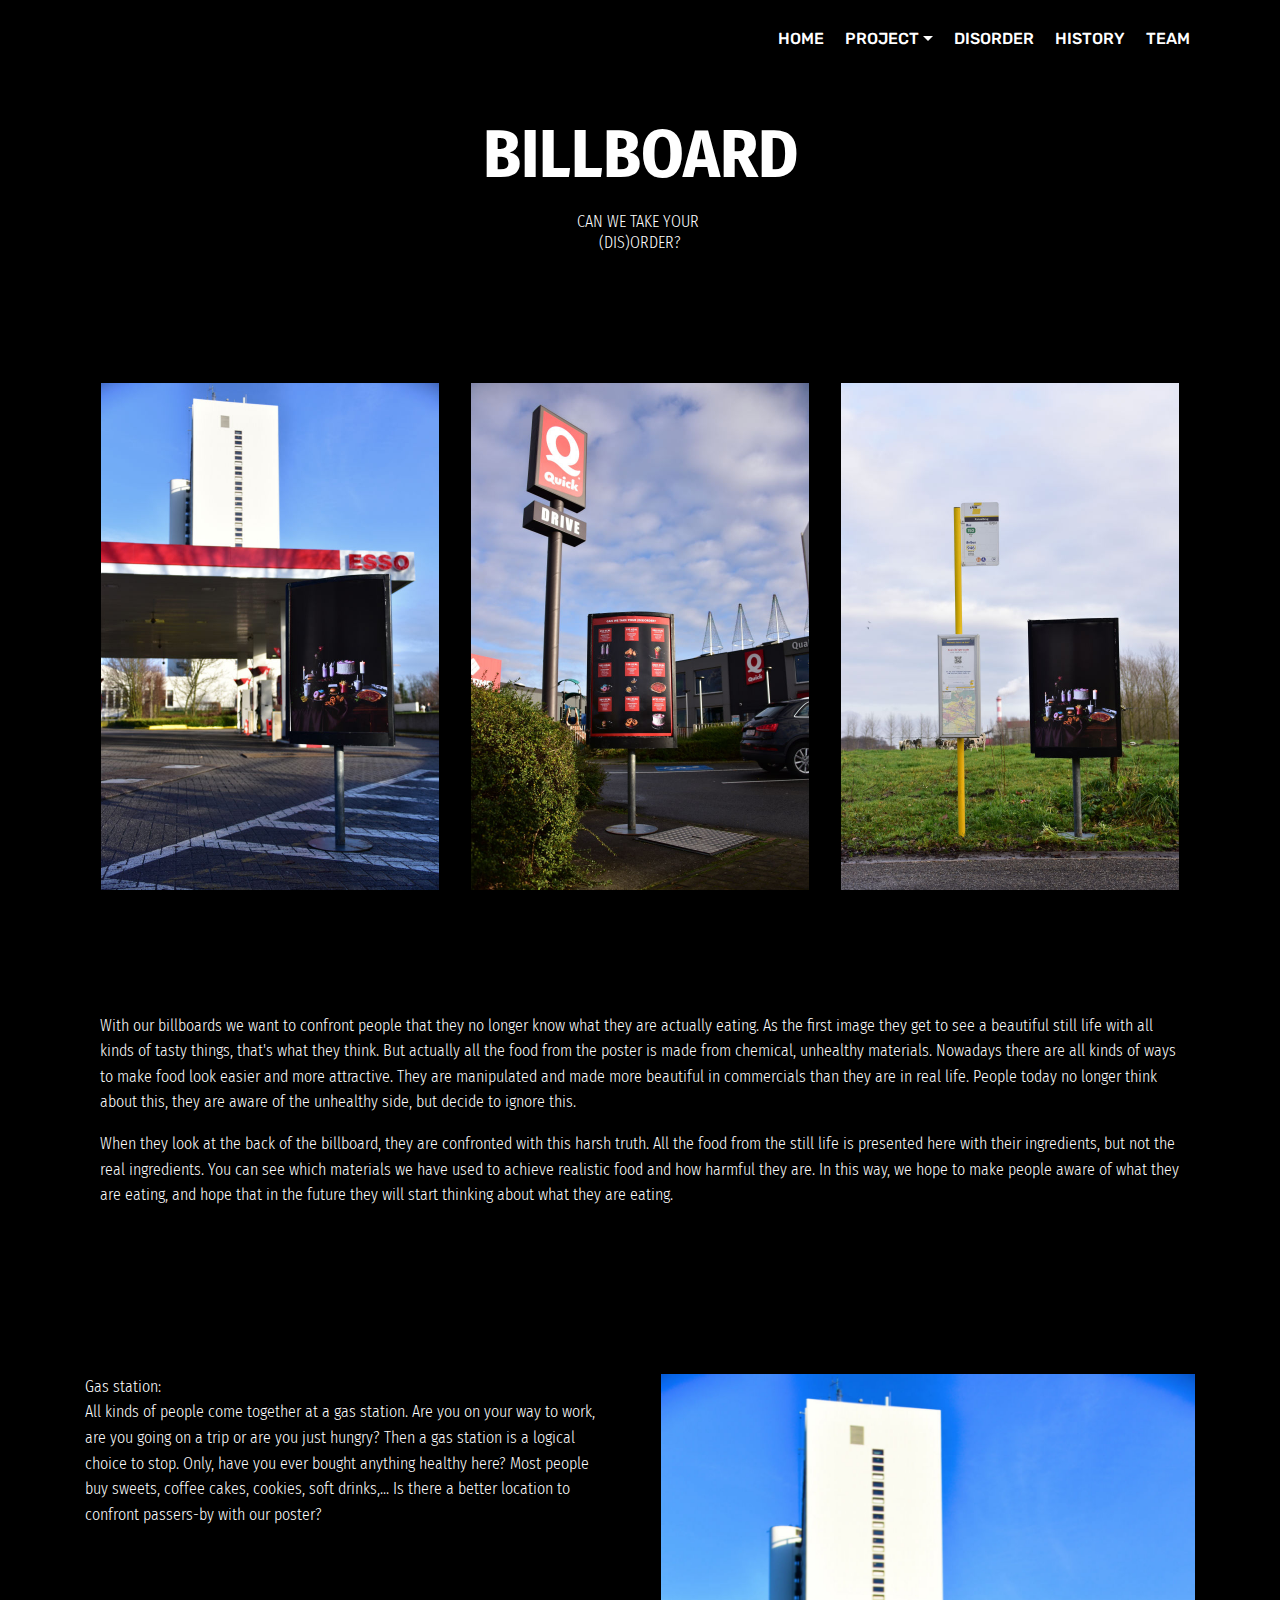
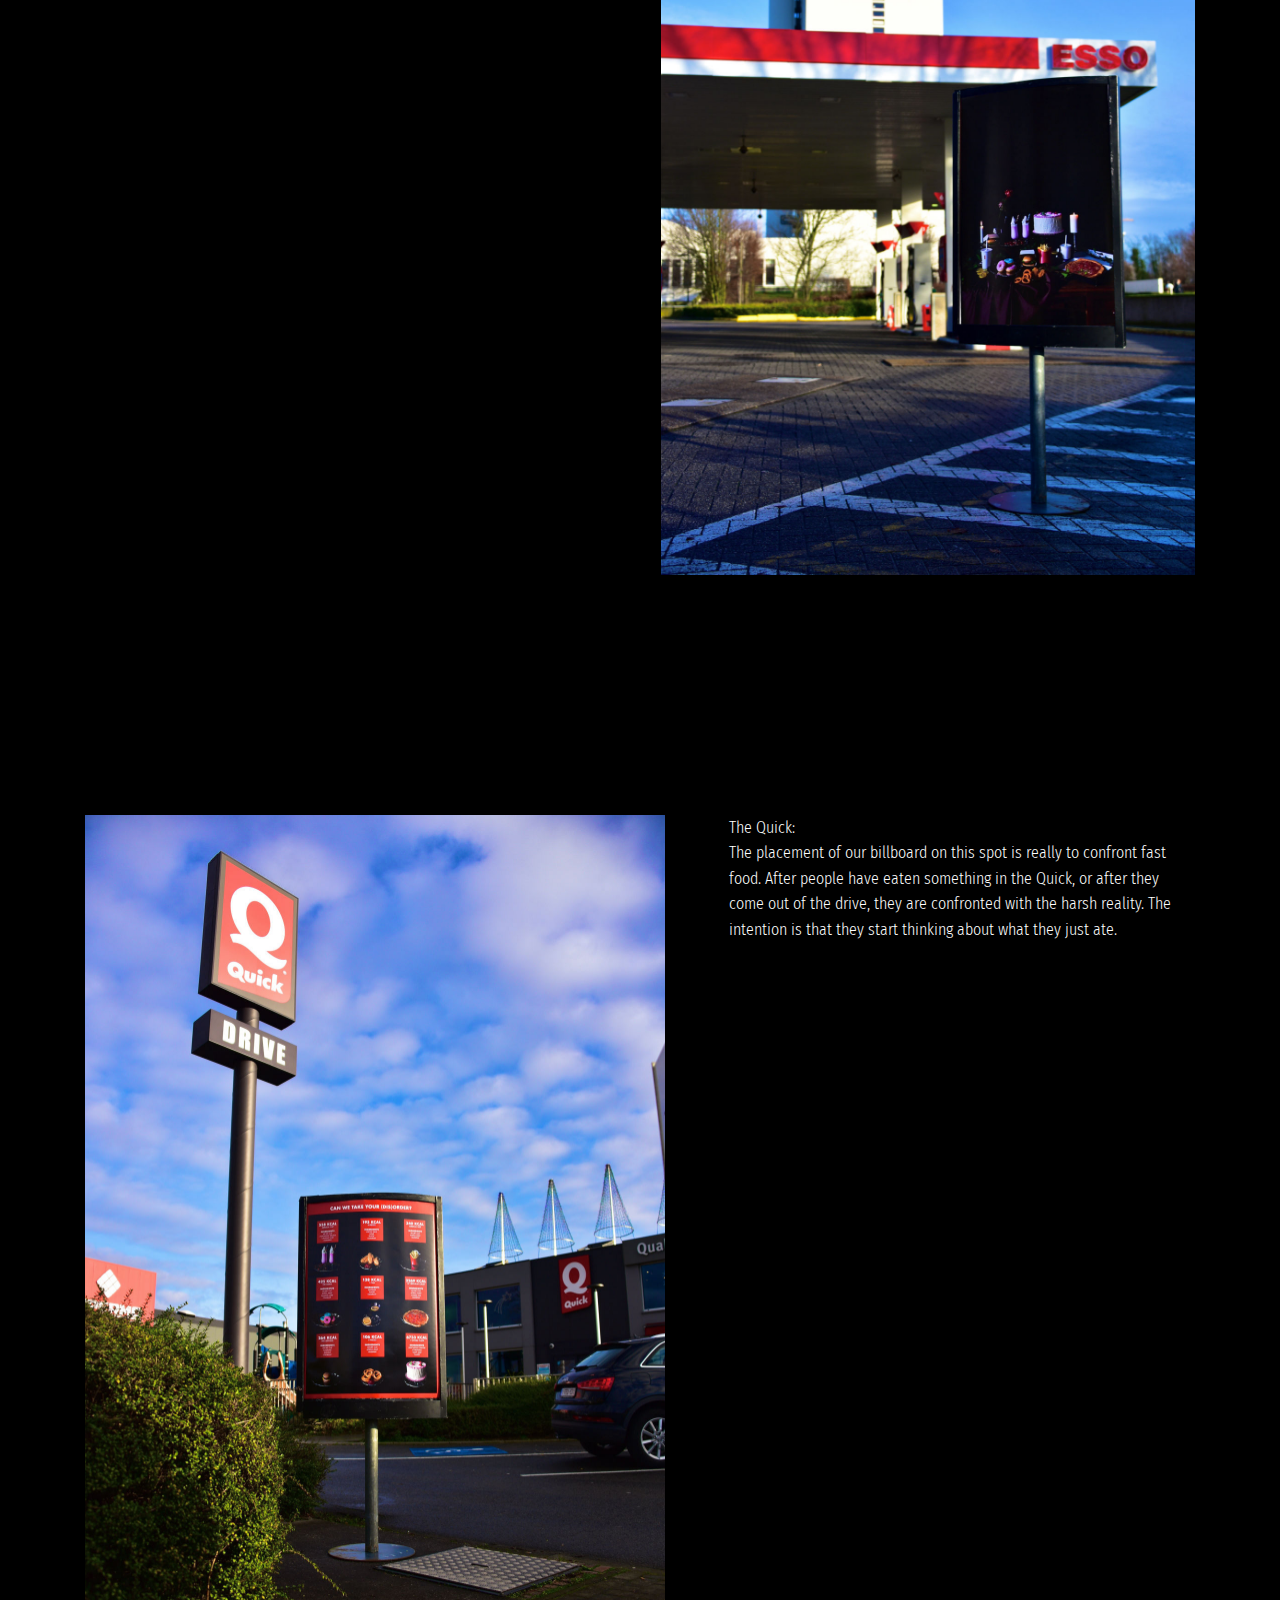
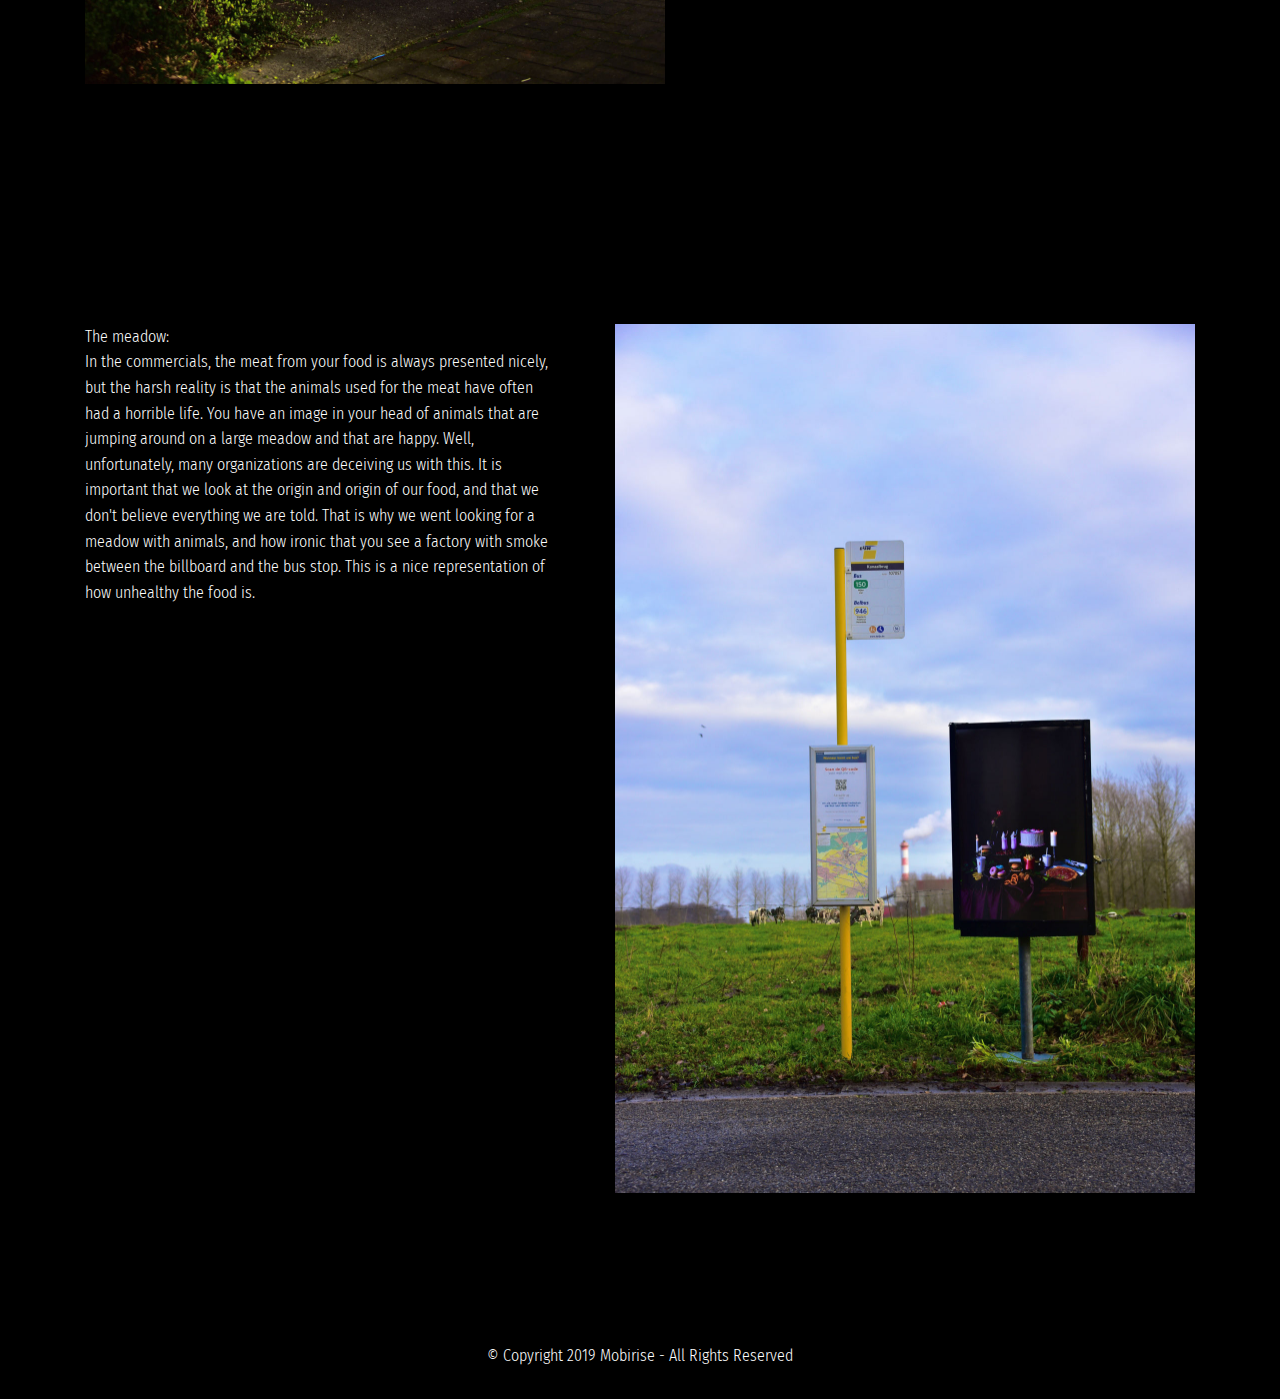
<file: page4.html>
<!DOCTYPE html>
<html  >
<head>
  <!-- Site made with Mobirise Website Builder v4.11.6, https://mobirise.com -->
  <meta charset="UTF-8">
  <meta http-equiv="X-UA-Compatible" content="IE=edge">
  <meta name="generator" content="Mobirise v4.11.6, mobirise.com">
  <meta name="viewport" content="width=device-width, initial-scale=1, minimum-scale=1">
  <link rel="shortcut icon" href="assets/images/logo2.png" type="image/x-icon">
  <meta name="description" content="Website Builder Description">
  
  <title>Billboard</title>
  <link rel="stylesheet" href="assets/web/assets/mobirise-icons/mobirise-icons.css">
  <link rel="stylesheet" href="assets/bootstrap/css/bootstrap.min.css">
  <link rel="stylesheet" href="assets/bootstrap/css/bootstrap-grid.min.css">
  <link rel="stylesheet" href="assets/bootstrap/css/bootstrap-reboot.min.css">
  <link rel="stylesheet" href="assets/tether/tether.min.css">
  <link rel="stylesheet" href="assets/dropdown/css/style.css">
  <link rel="stylesheet" href="assets/theme/css/style.css">
  <link rel="preload" as="style" href="assets/mobirise/css/mbr-additional.css"><link rel="stylesheet" href="assets/mobirise/css/mbr-additional.css" type="text/css">
  
  
  
</head>
<body>
  <section class="menu cid-qTkzRZLJNu" once="menu" id="menu1-u">

    

    <nav class="navbar navbar-expand beta-menu navbar-dropdown align-items-center navbar-toggleable-sm">
        <button class="navbar-toggler navbar-toggler-right" type="button" data-toggle="collapse" data-target="#navbarSupportedContent" aria-controls="navbarSupportedContent" aria-expanded="false" aria-label="Toggle navigation">
            <div class="hamburger">
                <span></span>
                <span></span>
                <span></span>
                <span></span>
            </div>
        </button>
        <div class="menu-logo">
            <div class="navbar-brand">
                
                
            </div>
        </div>
        <div class="collapse navbar-collapse" id="navbarSupportedContent">
            <ul class="navbar-nav nav-dropdown nav-right navbar-nav-top-padding" data-app-modern-menu="true"><li class="nav-item">
                    <a class="nav-link link text-white display-4" href="index.html">
                        HOME</a>
                </li><li class="nav-item dropdown open"><a class="nav-link link dropdown-toggle text-white display-4" href="https://mobirise.com" data-toggle="dropdown-submenu" aria-expanded="true">
                        PROJECT</a><div class="dropdown-menu"><a class="dropdown-item text-white display-4" href="page3.html">STILL LIFE<br></a><a class="dropdown-item text-white display-4" href="page4.html" aria-expanded="false">BILLBOARD</a><a class="dropdown-item text-white display-4" href="page5.html" aria-expanded="false">PROCES</a></div></li><li class="nav-item"><a class="nav-link link text-white display-4" href="page6.html" aria-expanded="false">DISORDER</a></li>
                <li class="nav-item">
                    <a class="nav-link link text-white display-4" href="page1.html" aria-expanded="false">HISTORY</a>
                </li><li class="nav-item"><a class="nav-link link text-white display-4" href="page2.html">TEAM</a></li></ul>
            
        </div>
    </nav>
</section>

<section class="engine"><a href="https://mobirise.info/m">site design templates</a></section><section class="mbr-section content4 cid-rL1zmKc0Lw" id="content4-1l">

    

    <div class="container">
        <div class="media-container-row">
            <div class="title col-12 col-md-8">
                <h2 class="align-center pb-3 mbr-fonts-style display-1"><strong>
                    BILLBOARD</strong></h2>
                <h3 class="mbr-section-subtitle align-center mbr-light mbr-fonts-style display-2">CAN WE TAKE YOUR&nbsp;<br>(DIS)ORDER?</h3>
                
            </div>
        </div>
    </div>
</section>

<section class="features2 cid-rLWE5gzm6b" id="features2-1p">

    

    
    
    <div class="container">
        <div class="media-container-row">
            <div class="card p-3 col-12 col-md-6 col-lg-4">
                <div class="card-wrapper">
                    <div class="card-img">
                        <img src="assets/images/tankstation-2-676x1014.jpg" alt="Mobirise" title="">
                    </div>
                    <div class="card-box">
                        
                        
                    </div>
                </div>
            </div>

            <div class="card p-3 col-12 col-md-6 col-lg-4">
                <div class="card-wrapper">
                    <div class="card-img">
                        <img src="assets/images/1-676x1014.jpg" alt="Mobirise" title="">
                    </div>
                    <div class="card-box ">
                        
                        
                    </div>
                </div>
            </div>

            <div class="card p-3 col-12 col-md-6 col-lg-4">
                <div class="card-wrapper">
                    <div class="card-img">
                        <img src="assets/images/d75-6245echttttttttt-676x1014.jpg" alt="Mobirise" title="">
                    </div>
                    <div class="card-box">
                        
                        
                    </div>
                </div>
            </div>

            
        </div>
    </div>
</section>

<section class="mbr-section article content1 cid-rNalAymNcH" id="content1-3m">
    
     

    <div class="container">
        <div class="media-container-row">
            <div class="mbr-text col-12 mbr-fonts-style display-2 col-md-12"><p>With our billboards we want to confront people that they no longer know what they are actually eating. As the first image they get to see a beautiful still life with all kinds of tasty things, that's what they think. But actually all the food from the poster is made from chemical, unhealthy materials. Nowadays there are all kinds of ways to make food look easier and more attractive. They are manipulated and made more beautiful in commercials than they are in real life. People today no longer think about this, they are aware of the unhealthy side, but decide to ignore this.</p><p>When they look at the back of the billboard, they are confronted with this harsh truth. All the food from the still life is presented here with their ingredients, but not the real ingredients. You can see which materials we have used to achieve realistic food and how harmful they are. In this way, we hope to make people aware of what they are eating, and hope that in the future they will start thinking about what they are eating.</p></div>
        </div>
    </div>
</section>

<section class="header3 cid-rLWIwYvNbs" id="header3-1r">

    

    

    <div class="container">
        <div class="media-container-row">
            <div class="mbr-figure" style="width: 110%;">
                <img src="assets/images/ultralight-tankstation-1-1160x1740.jpg" alt="Mobirise" title="">
            </div>

            <div class="media-content">
                
                
                <div class="mbr-section-text mbr-white pb-3 ">
                    <p class="mbr-text mbr-fonts-style display-2">Gas station:<br>All kinds of people come together at a gas station. Are you on your way to work, are you going on a trip or are you just hungry? Then a gas station is a logical choice to stop. Only, have you ever bought anything healthy here? Most people buy sweets, coffee cakes, cookies, soft drinks,... Is there a better location to confront passers-by with our poster?
                    </p>
                </div>
                
            </div>
        </div>
    </div>

</section>

<section class="header3 cid-rLWINvmAkg" id="header3-1s">

    

    

    <div class="container">
        <div class="media-container-row">
            <div class="mbr-figure" style="width: 130%;">
                <img src="assets/images/ultralight-d75-6220-1160x1740.jpg" alt="Mobirise" title="">
            </div>

            <div class="media-content">
                
                
                <div class="mbr-section-text mbr-white pb-3 ">
                    <p class="mbr-text mbr-fonts-style display-2">The Quick:<br>The placement of our billboard on this spot is really to confront fast food. After people have eaten something in the Quick, or after they come out of the drive, they are confronted with the harsh reality. The intention is that they start thinking about what they just ate.</p>
                </div>
                
            </div>
        </div>
    </div>

</section>

<section class="header3 cid-rLWJ2n3EV0" id="header3-1t">

    

    

    <div class="container">
        <div class="media-container-row">
            <div class="mbr-figure" style="width: 130%;">
                <img src="assets/images/ultralight-wei-foto-1160x1740.jpg" alt="Mobirise" title="">
            </div>

            <div class="media-content">
                
                
                <div class="mbr-section-text mbr-white pb-3 ">
                    <p class="mbr-text mbr-fonts-style display-2">The meadow:<br>In the commercials, the meat from your food is always presented nicely, but the harsh reality is that the animals used for the meat have often had a horrible life. You have an image in your head of animals that are jumping around on a large meadow and that are happy. Well, unfortunately, many organizations are deceiving us with this. It is important that we look at the origin and origin of our food, and that we don't believe everything we are told. That is why we went looking for a meadow with animals, and how ironic that you see a factory with smoke between the billboard and the bus stop. This is a nice representation of how unhealthy the food is.
                    </p>
                </div>
                
            </div>
        </div>
    </div>

</section>

<section once="footers" class="cid-rMMqghZZkj" id="footer6-2k">

    

    

    <div class="container">
        <div class="media-container-row align-center mbr-white">
            <div class="col-12">
                <p class="mbr-text mb-0 mbr-fonts-style display-2">
                    © Copyright 2019 Mobirise - All Rights Reserved
                </p>
            </div>
        </div>
    </div>
</section>


  <script src="assets/web/assets/jquery/jquery.min.js"></script>
  <script src="assets/popper/popper.min.js"></script>
  <script src="assets/bootstrap/js/bootstrap.min.js"></script>
  <script src="assets/tether/tether.min.js"></script>
  <script src="assets/smoothscroll/smooth-scroll.js"></script>
  <script src="assets/dropdown/js/nav-dropdown.js"></script>
  <script src="assets/dropdown/js/navbar-dropdown.js"></script>
  <script src="assets/touchswipe/jquery.touch-swipe.min.js"></script>
  <script src="assets/theme/js/script.js"></script>
  
  
</body>
</html>
</file>
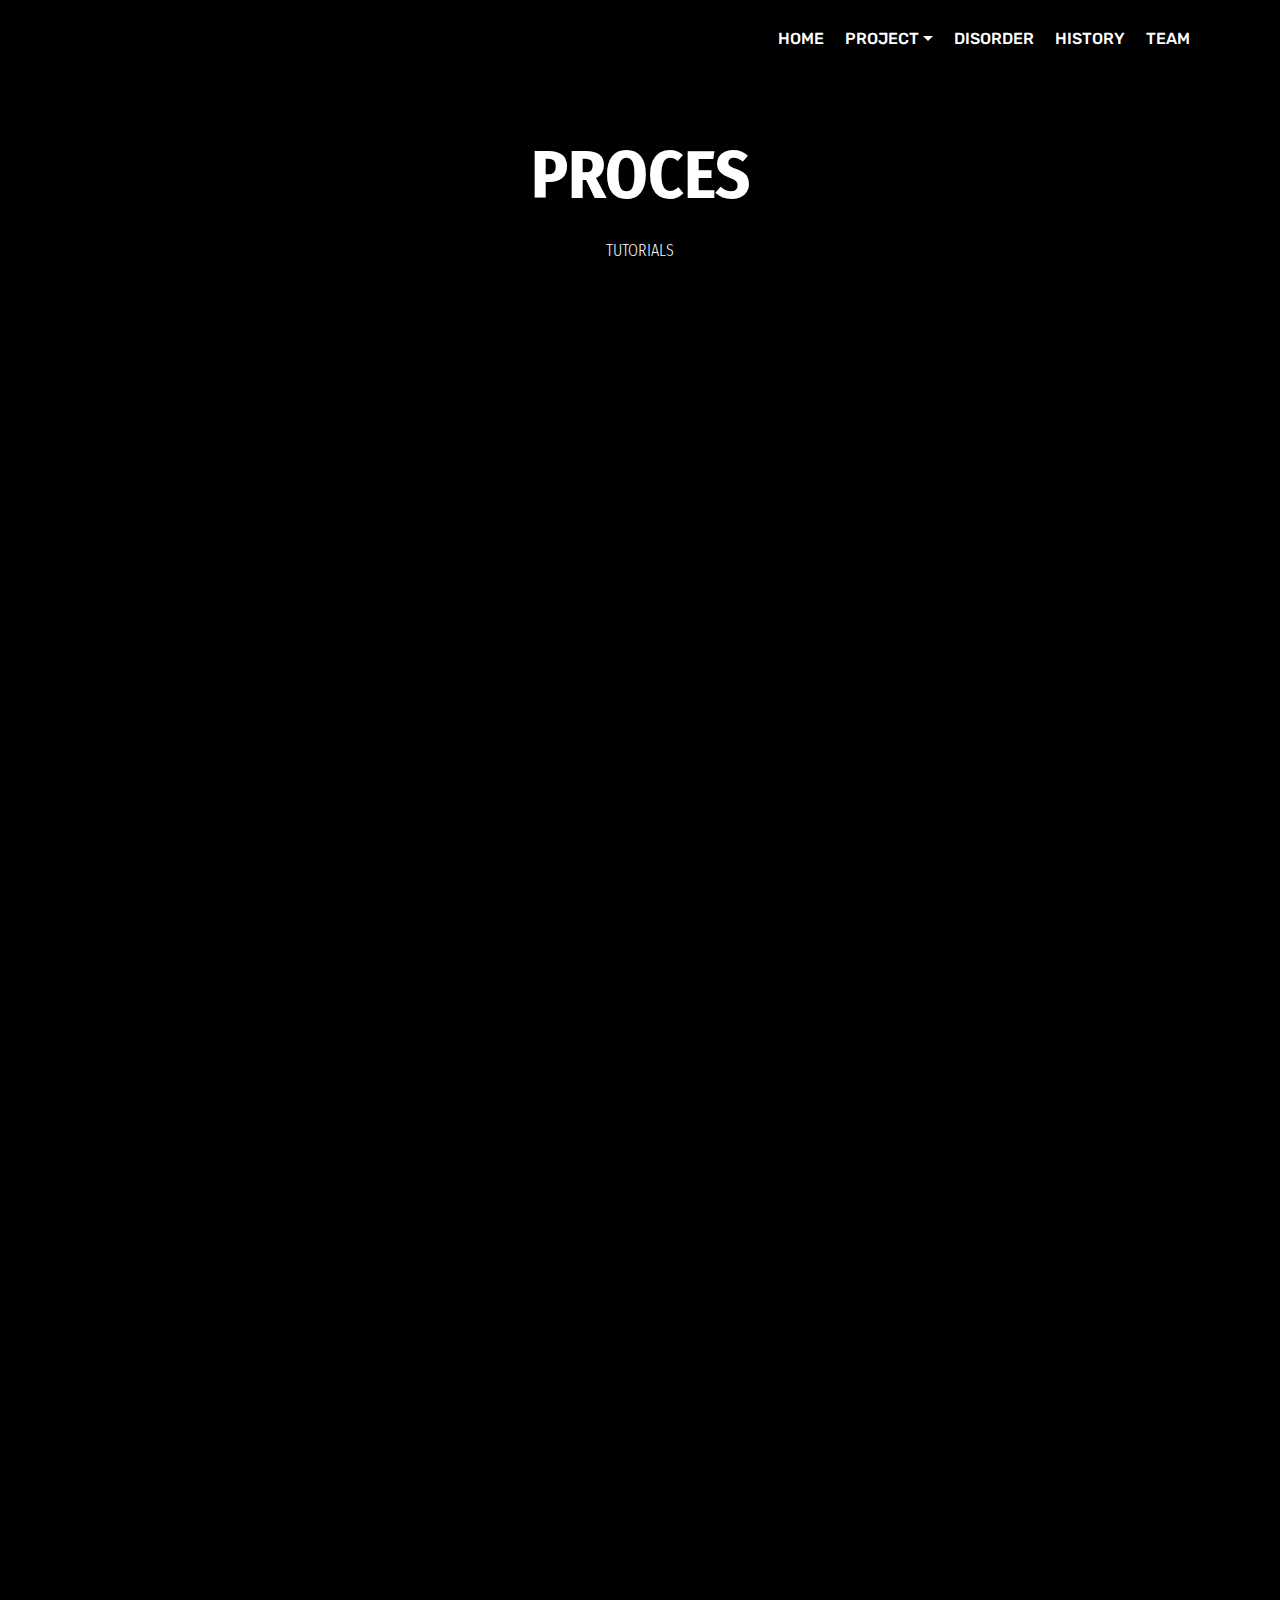
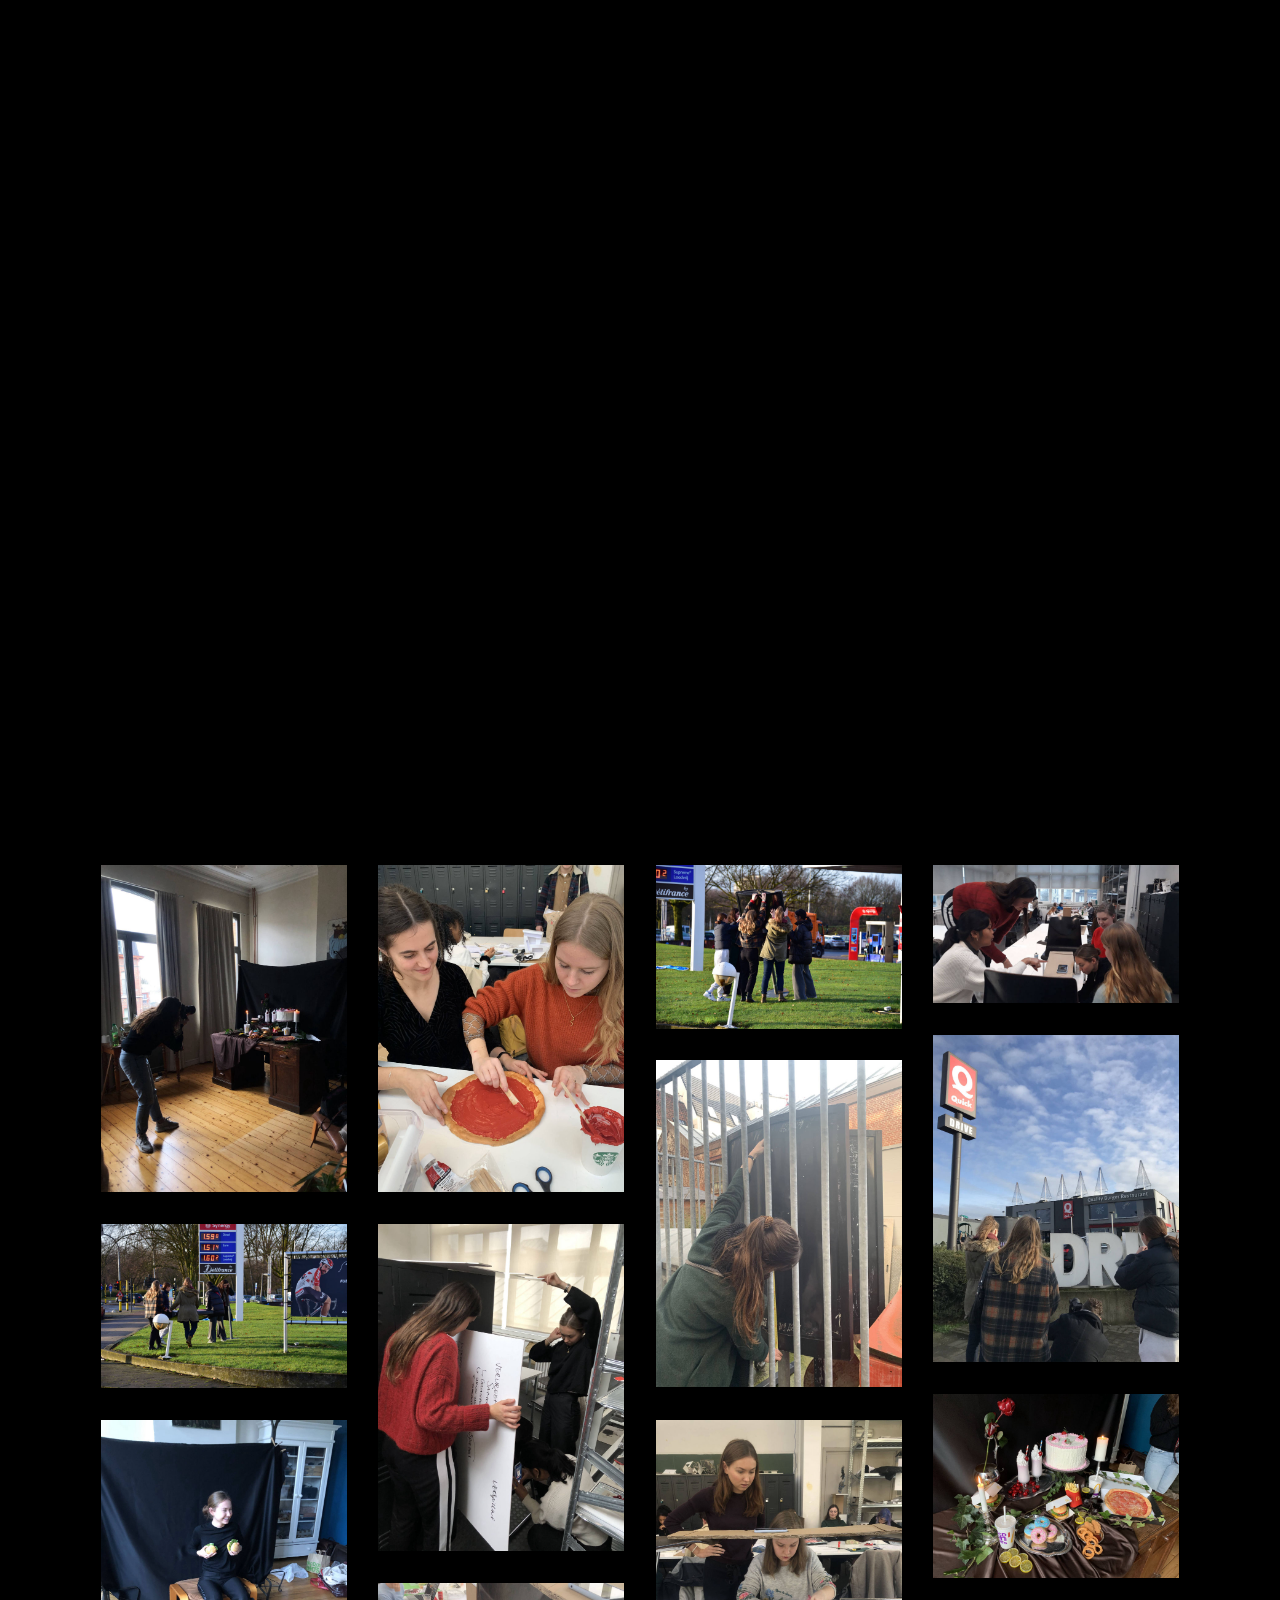
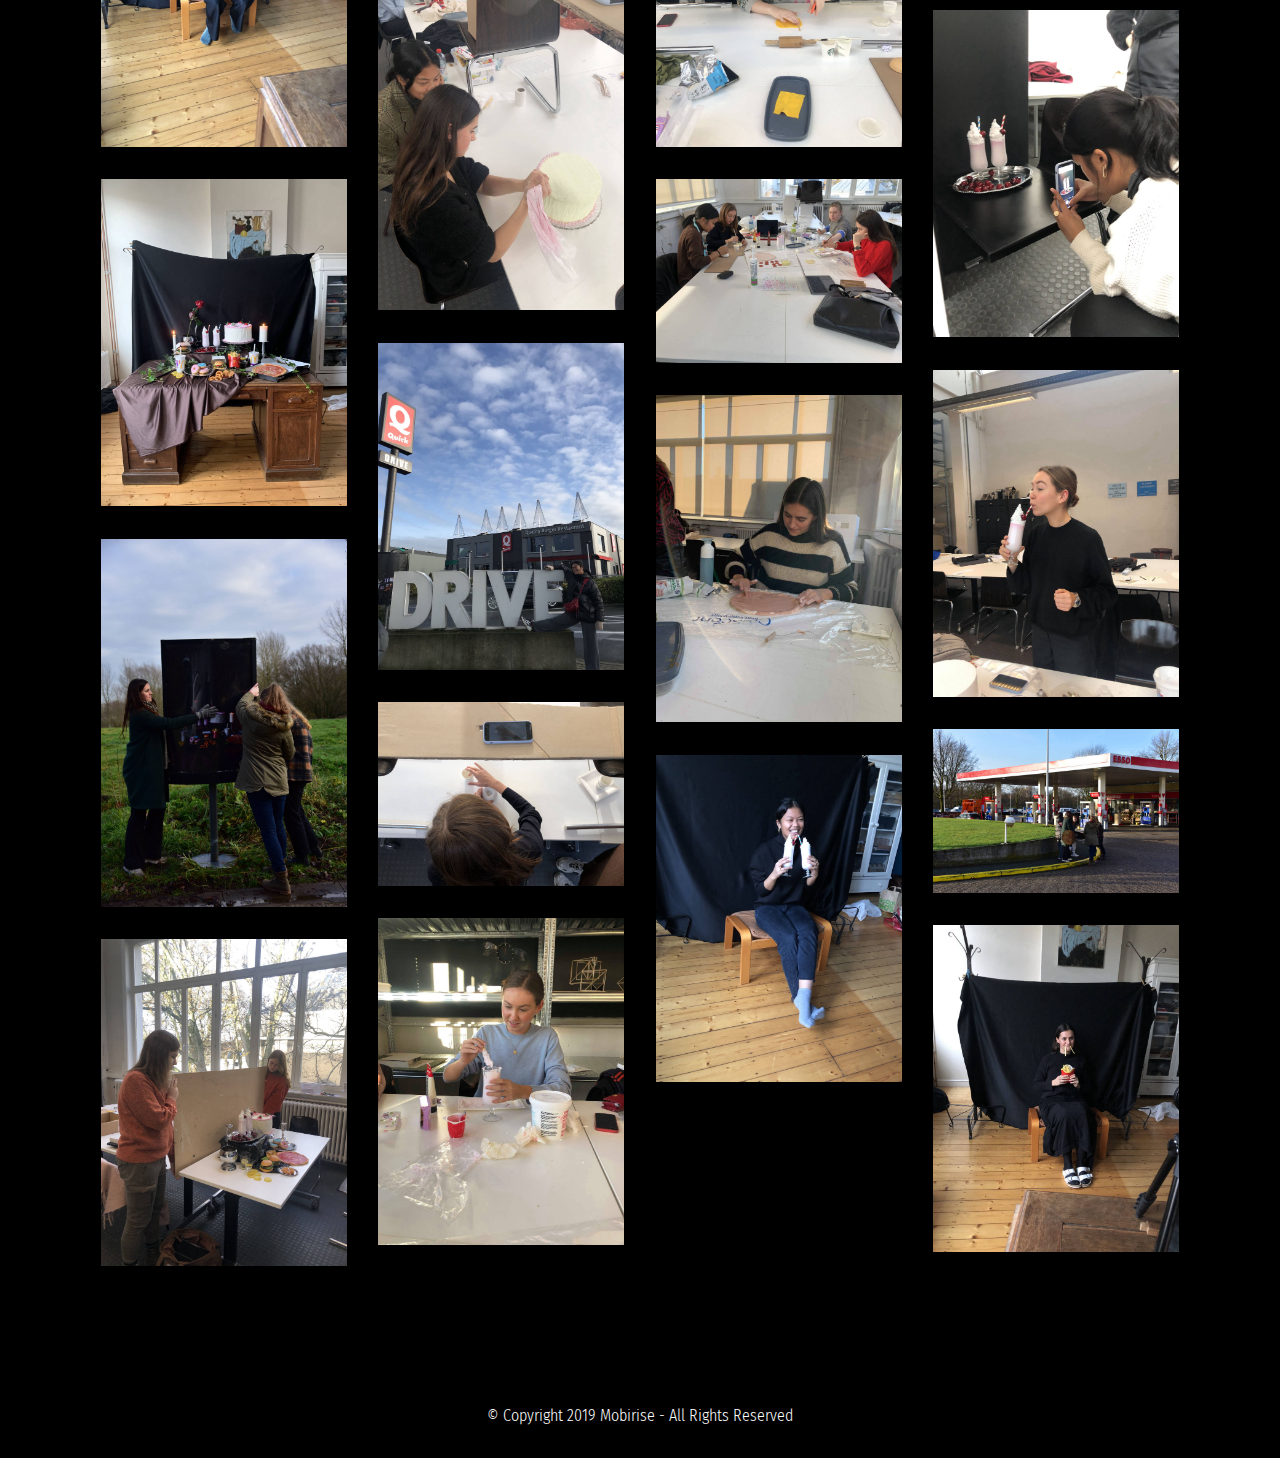
<file: page5.html>
<!DOCTYPE html>
<html  >
<head>
  <!-- Site made with Mobirise Website Builder v4.11.6, https://mobirise.com -->
  <meta charset="UTF-8">
  <meta http-equiv="X-UA-Compatible" content="IE=edge">
  <meta name="generator" content="Mobirise v4.11.6, mobirise.com">
  <meta name="viewport" content="width=device-width, initial-scale=1, minimum-scale=1">
  <link rel="shortcut icon" href="assets/images/logo2.png" type="image/x-icon">
  <meta name="description" content="Web Builder Description">
  
  <title>Proces</title>
  <link rel="stylesheet" href="assets/web/assets/mobirise-icons/mobirise-icons.css">
  <link rel="stylesheet" href="assets/bootstrap/css/bootstrap.min.css">
  <link rel="stylesheet" href="assets/bootstrap/css/bootstrap-grid.min.css">
  <link rel="stylesheet" href="assets/bootstrap/css/bootstrap-reboot.min.css">
  <link rel="stylesheet" href="assets/dropdown/css/style.css">
  <link rel="stylesheet" href="assets/tether/tether.min.css">
  <link rel="stylesheet" href="assets/theme/css/style.css">
  <link rel="stylesheet" href="assets/gallery/style.css">
  <link rel="preload" as="style" href="assets/mobirise/css/mbr-additional.css"><link rel="stylesheet" href="assets/mobirise/css/mbr-additional.css" type="text/css">
  
  
  
</head>
<body>
  <section class="menu cid-qTkzRZLJNu" once="menu" id="menu1-v">

    

    <nav class="navbar navbar-expand beta-menu navbar-dropdown align-items-center navbar-toggleable-sm">
        <button class="navbar-toggler navbar-toggler-right" type="button" data-toggle="collapse" data-target="#navbarSupportedContent" aria-controls="navbarSupportedContent" aria-expanded="false" aria-label="Toggle navigation">
            <div class="hamburger">
                <span></span>
                <span></span>
                <span></span>
                <span></span>
            </div>
        </button>
        <div class="menu-logo">
            <div class="navbar-brand">
                
                
            </div>
        </div>
        <div class="collapse navbar-collapse" id="navbarSupportedContent">
            <ul class="navbar-nav nav-dropdown nav-right navbar-nav-top-padding" data-app-modern-menu="true"><li class="nav-item">
                    <a class="nav-link link text-white display-4" href="index.html">
                        HOME</a>
                </li><li class="nav-item dropdown open"><a class="nav-link link dropdown-toggle text-white display-4" href="https://mobirise.com" data-toggle="dropdown-submenu" aria-expanded="true">
                        PROJECT</a><div class="dropdown-menu"><a class="dropdown-item text-white display-4" href="page3.html">STILL LIFE<br></a><a class="dropdown-item text-white display-4" href="page4.html" aria-expanded="false">BILLBOARD</a><a class="dropdown-item text-white display-4" href="page5.html" aria-expanded="false">PROCES</a></div></li><li class="nav-item"><a class="nav-link link text-white display-4" href="page6.html" aria-expanded="false">DISORDER</a></li>
                <li class="nav-item">
                    <a class="nav-link link text-white display-4" href="page1.html" aria-expanded="false">HISTORY</a>
                </li><li class="nav-item"><a class="nav-link link text-white display-4" href="page2.html">TEAM</a></li></ul>
            
        </div>
    </nav>
</section>

<section class="engine"><a href="https://mobirise.info/z">best css templates</a></section><section class="cid-rN6UjbCakp" id="header2-3h">

    

    

    <div class="container align-center">
        <div class="row justify-content-md-center">
            <div class="mbr-white col-md-10">
                <h1 class="mbr-section-title mbr-bold pb-3 mbr-fonts-style display-1">
                    PROCES</h1>
                <h3 class="mbr-section-subtitle align-center mbr-light pb-3 mbr-fonts-style display-2">
                    TUTORIALS</h3>
                
                
            </div>
        </div>
    </div>
    
</section>

<section class="cid-rKwJEQJusx" id="video3-14">

    
    
    <figure class="mbr-figure align-center container">
        <div class="video-block" style="width: 65%;">
            <div><iframe class="mbr-embedded-video" src="https://player.vimeo.com/video/379227208?autoplay=0&amp;loop=1" width="1280" height="720" frameborder="0" allowfullscreen></iframe></div>
        </div>
    </figure>
</section>

<section class="cid-rKwSISngH6" id="video3-19">

    
    
    <figure class="mbr-figure align-center container">
        <div class="video-block" style="width: 65%;">
            <div><iframe class="mbr-embedded-video" src="https://player.vimeo.com/video/381792157?autoplay=0&amp;loop=1" width="1280" height="720" frameborder="0" allowfullscreen></iframe></div>
        </div>
    </figure>
</section>

<section class="cid-rKJT6K7L9u" id="video3-1k">

    
    
    <figure class="mbr-figure align-center container">
        <div class="video-block" style="width: 65%;">
            <div><iframe class="mbr-embedded-video" src="https://player.vimeo.com/video/381793091?autoplay=0&amp;loop=1" width="1280" height="720" frameborder="0" allowfullscreen></iframe></div>
        </div>
    </figure>
</section>

<section class="mbr-gallery mbr-slider-carousel cid-rN6UeAZSVE" id="gallery2-3g">

    

    <div class="container">
        <div><!-- Filter --><!-- Gallery --><div class="mbr-gallery-row"><div class="mbr-gallery-layout-default"><div><div><div class="mbr-gallery-item mbr-gallery-item--p2" data-video-url="false" data-tags="Geweldige"><div href="#lb-gallery2-3g" data-slide-to="0" data-toggle="modal"><img src="assets/images/8e859595-7d35-40c5-9d43-921fe926c74b-min-2000x2667-800x1067.jpg" alt="" title=""><span class="icon-focus"></span></div></div><div class="mbr-gallery-item mbr-gallery-item--p2" data-video-url="false" data-tags="Creatieve"><div href="#lb-gallery2-3g" data-slide-to="1" data-toggle="modal"><img src="assets/images/img-6983-min-2000x2667-800x1067.jpg" alt="" title=""><span class="icon-focus"></span></div></div><div class="mbr-gallery-item mbr-gallery-item--p2" data-video-url="false" data-tags="Bewegende"><div href="#lb-gallery2-3g" data-slide-to="2" data-toggle="modal"><img src="assets/images/d75-6121-2000x1335-800x534.jpg" alt="" title=""><span class="icon-focus"></span></div></div><div class="mbr-gallery-item mbr-gallery-item--p2" data-video-url="false" data-tags="Geweldige"><div href="#lb-gallery2-3g" data-slide-to="3" data-toggle="modal"><img src="assets/images/proces-2000x1125-800x450.jpg" alt="" title=""><span class="icon-focus"></span></div></div><div class="mbr-gallery-item mbr-gallery-item--p2" data-video-url="false" data-tags="Geweldige"><div href="#lb-gallery2-3g" data-slide-to="4" data-toggle="modal"><img src="assets/images/img-5443-2000x2667-800x1067.jpg" alt="" title=""><span class="icon-focus"></span></div></div><div class="mbr-gallery-item mbr-gallery-item--p2" data-video-url="false" data-tags="Sympathieke"><div href="#lb-gallery2-3g" data-slide-to="5" data-toggle="modal"><img src="assets/images/img-7007-min-2000x2667-800x1067.jpg" alt="" title=""><span class="icon-focus"></span></div></div><div class="mbr-gallery-item mbr-gallery-item--p2" data-video-url="false" data-tags="Bewegende"><div href="#lb-gallery2-3g" data-slide-to="6" data-toggle="modal"><img src="assets/images/d75-6117-2000x1335-800x534.jpg" alt="" title=""><span class="icon-focus"></span></div></div><div class="mbr-gallery-item mbr-gallery-item--p2" data-video-url="false" data-tags="Geweldige"><div href="#lb-gallery2-3g" data-slide-to="7" data-toggle="modal"><img src="assets/images/img-4490-2000x2667-800x1067.jpg" alt="" title=""><span class="icon-focus"></span></div></div><div class="mbr-gallery-item mbr-gallery-item--p2" data-video-url="false" data-tags="Geweldige"><div href="#lb-gallery2-3g" data-slide-to="8" data-toggle="modal"><img src="assets/images/img-7093-2000x1500-800x600.jpg" alt="" title=""><span class="icon-focus"></span></div></div><div class="mbr-gallery-item mbr-gallery-item--p2" data-video-url="false" data-tags="Geweldige"><div href="#lb-gallery2-3g" data-slide-to="9" data-toggle="modal"><img src="assets/images/img-4795-2000x2667-800x1067.jpg" alt="" title=""><span class="icon-focus"></span></div></div><div class="mbr-gallery-item mbr-gallery-item--p2" data-video-url="false" data-tags="Geweldige"><div href="#lb-gallery2-3g" data-slide-to="10" data-toggle="modal"><img src="assets/images/img-4406-2000x2667-800x1067.jpg" alt="" title=""><span class="icon-focus"></span></div></div><div class="mbr-gallery-item mbr-gallery-item--p2" data-video-url="false" data-tags="Geweldige"><div href="#lb-gallery2-3g" data-slide-to="11" data-toggle="modal"><img src="assets/images/img-4592-2000x2667-800x1067.jpg" alt="" title=""><span class="icon-focus"></span></div></div><div class="mbr-gallery-item mbr-gallery-item--p2" data-video-url="false" data-tags="Geweldige"><div href="#lb-gallery2-3g" data-slide-to="12" data-toggle="modal"><img src="assets/images/img-4492-2000x2667-800x1067.jpg" alt="" title=""><span class="icon-focus"></span></div></div><div class="mbr-gallery-item mbr-gallery-item--p2" data-video-url="false" data-tags="Geweldige"><div href="#lb-gallery2-3g" data-slide-to="13" data-toggle="modal"><img src="assets/images/img-7091-min-2000x2667-800x1067.jpg" alt="" title=""><span class="icon-focus"></span></div></div><div class="mbr-gallery-item mbr-gallery-item--p2" data-video-url="false" data-tags="Bewegende"><div href="#lb-gallery2-3g" data-slide-to="14" data-toggle="modal"><img src="assets/images/groepswerk-2000x1500-800x600.jpg" alt="" title=""><span class="icon-focus"></span></div></div><div class="mbr-gallery-item mbr-gallery-item--p2" data-video-url="false" data-tags="Bewegende"><div href="#lb-gallery2-3g" data-slide-to="15" data-toggle="modal"><img src="assets/images/img-2193-2000x2667-800x1067.jpg" alt="" title=""><span class="icon-focus"></span></div></div><div class="mbr-gallery-item mbr-gallery-item--p2" data-video-url="false" data-tags="Bewegende"><div href="#lb-gallery2-3g" data-slide-to="16" data-toggle="modal"><img src="assets/images/aurelie-drinkt-1536x2048-800x1067.jpg" alt="" title=""><span class="icon-focus"></span></div></div><div class="mbr-gallery-item mbr-gallery-item--p2" data-video-url="false" data-tags="Bewegende"><div href="#lb-gallery2-3g" data-slide-to="17" data-toggle="modal"><img src="assets/images/toke-pizza-1536x2048-800x1067.jpg" alt="" title=""><span class="icon-focus"></span></div></div><div class="mbr-gallery-item mbr-gallery-item--p2" data-video-url="false" data-tags="Bewegende"><div href="#lb-gallery2-3g" data-slide-to="18" data-toggle="modal"><img src="assets/images/d75-6230-2000x3000-800x1200.jpg" alt="" title=""><span class="icon-focus"></span></div></div><div class="mbr-gallery-item mbr-gallery-item--p2" data-video-url="false" data-tags="Bewegende"><div href="#lb-gallery2-3g" data-slide-to="19" data-toggle="modal"><img src="assets/images/aurelie-filmen-2000x1500-800x600.jpg" alt="" title=""><span class="icon-focus"></span></div></div><div class="mbr-gallery-item mbr-gallery-item--p2" data-video-url="false" data-tags="Bewegende"><div href="#lb-gallery2-3g" data-slide-to="20" data-toggle="modal"><img src="assets/images/d75-6124-2000x1335-800x534.jpg" alt="" title=""><span class="icon-focus"></span></div></div><div class="mbr-gallery-item mbr-gallery-item--p2" data-video-url="false" data-tags="Bewegende"><div href="#lb-gallery2-3g" data-slide-to="21" data-toggle="modal"><img src="assets/images/image00017-2000x2667-800x1067.jpg" alt="" title=""><span class="icon-focus"></span></div></div><div class="mbr-gallery-item mbr-gallery-item--p2" data-video-url="false" data-tags="Bewegende"><div href="#lb-gallery2-3g" data-slide-to="22" data-toggle="modal"><img src="assets/images/aurelie-maakt-1536x2048-800x1067.jpg" alt="" title=""><span class="icon-focus"></span></div></div><div class="mbr-gallery-item mbr-gallery-item--p2" data-video-url="false" data-tags="Bewegende"><div href="#lb-gallery2-3g" data-slide-to="23" data-toggle="modal"><img src="assets/images/image00021-2000x2667-800x1067.jpg" alt="" title=""><span class="icon-focus"></span></div></div><div class="mbr-gallery-item mbr-gallery-item--p2" data-video-url="false" data-tags="Bewegende"><div href="#lb-gallery2-3g" data-slide-to="24" data-toggle="modal"><img src="assets/images/image00004-2000x2667-800x1067.jpg" alt="" title=""><span class="icon-focus"></span></div></div></div></div><div class="clearfix"></div></div></div><!-- Lightbox --><div data-app-prevent-settings="" class="mbr-slider modal fade carousel slide" tabindex="-1" data-keyboard="true" data-interval="false" id="lb-gallery2-3g"><div class="modal-dialog"><div class="modal-content"><div class="modal-body"><div class="carousel-inner"><div class="carousel-item"><img src="assets/images/8e859595-7d35-40c5-9d43-921fe926c74b-min-2000x2667.jpg" alt="" title=""></div><div class="carousel-item"><img src="assets/images/img-6983-min-2000x2667.jpg" alt="" title=""></div><div class="carousel-item"><img src="assets/images/d75-6121-2000x1335.jpg" alt="" title=""></div><div class="carousel-item"><img src="assets/images/proces-2000x1125.jpg" alt="" title=""></div><div class="carousel-item"><img src="assets/images/img-5443-2000x2667.jpg" alt="" title=""></div><div class="carousel-item"><img src="assets/images/img-7007-min-2000x2667.jpg" alt="" title=""></div><div class="carousel-item"><img src="assets/images/d75-6117-2000x1335.jpg" alt="" title=""></div><div class="carousel-item"><img src="assets/images/img-4490-2000x2667.jpg" alt="" title=""></div><div class="carousel-item"><img src="assets/images/img-7093-2000x1500.jpg" alt="" title=""></div><div class="carousel-item"><img src="assets/images/img-4795-2000x2667.jpg" alt="" title=""></div><div class="carousel-item"><img src="assets/images/img-4406-2000x2667.jpg" alt="" title=""></div><div class="carousel-item"><img src="assets/images/img-4592-2000x2667.jpg" alt="" title=""></div><div class="carousel-item"><img src="assets/images/img-4492-2000x2667.jpg" alt="" title=""></div><div class="carousel-item"><img src="assets/images/img-7091-min-2000x2667.jpg" alt="" title=""></div><div class="carousel-item active"><img src="assets/images/groepswerk-2000x1500.jpg" alt="" title=""></div><div class="carousel-item"><img src="assets/images/img-2193-2000x2667.jpg" alt="" title=""></div><div class="carousel-item"><img src="assets/images/aurelie-drinkt-1536x2048.jpg" alt="" title=""></div><div class="carousel-item"><img src="assets/images/toke-pizza-1536x2048.jpg" alt="" title=""></div><div class="carousel-item"><img src="assets/images/d75-6230-2000x3000.jpg" alt="" title=""></div><div class="carousel-item"><img src="assets/images/aurelie-filmen-2000x1500.jpg" alt="" title=""></div><div class="carousel-item"><img src="assets/images/d75-6124-2000x1335.jpg" alt="" title=""></div><div class="carousel-item"><img src="assets/images/image00017-2000x2667.jpg" alt="" title=""></div><div class="carousel-item"><img src="assets/images/aurelie-maakt-1536x2048.jpg" alt="" title=""></div><div class="carousel-item"><img src="assets/images/image00021-2000x2667.jpg" alt="" title=""></div><div class="carousel-item"><img src="assets/images/image00004-2000x2667.jpg" alt="" title=""></div></div><a class="carousel-control carousel-control-prev" role="button" data-slide="prev" href="#lb-gallery2-3g"><span class="mbri-left mbr-iconfont" aria-hidden="true"></span><span class="sr-only">Previous</span></a><a class="carousel-control carousel-control-next" role="button" data-slide="next" href="#lb-gallery2-3g"><span class="mbri-right mbr-iconfont" aria-hidden="true"></span><span class="sr-only">Next</span></a><a class="close" href="#" role="button" data-dismiss="modal"><span class="sr-only">Close</span></a></div></div></div></div></div>
    </div>

</section>

<section once="footers" class="cid-rMMqghZZkj" id="footer6-2k">

    

    

    <div class="container">
        <div class="media-container-row align-center mbr-white">
            <div class="col-12">
                <p class="mbr-text mb-0 mbr-fonts-style display-2">
                    © Copyright 2019 Mobirise - All Rights Reserved
                </p>
            </div>
        </div>
    </div>
</section>


  <script src="assets/web/assets/jquery/jquery.min.js"></script>
  <script src="assets/popper/popper.min.js"></script>
  <script src="assets/bootstrap/js/bootstrap.min.js"></script>
  <script src="assets/masonry/masonry.pkgd.min.js"></script>
  <script src="assets/imagesloaded/imagesloaded.pkgd.min.js"></script>
  <script src="assets/smoothscroll/smooth-scroll.js"></script>
  <script src="assets/dropdown/js/nav-dropdown.js"></script>
  <script src="assets/dropdown/js/navbar-dropdown.js"></script>
  <script src="assets/tether/tether.min.js"></script>
  <script src="assets/vimeoplayer/jquery.mb.vimeo_player.js"></script>
  <script src="assets/bootstrapcarouselswipe/bootstrap-carousel-swipe.js"></script>
  <script src="assets/touchswipe/jquery.touch-swipe.min.js"></script>
  <script src="assets/theme/js/script.js"></script>
  <script src="assets/gallery/player.min.js"></script>
  <script src="assets/gallery/script.js"></script>
  <script src="assets/slidervideo/script.js"></script>
  
  
</body>
</html>
</file>
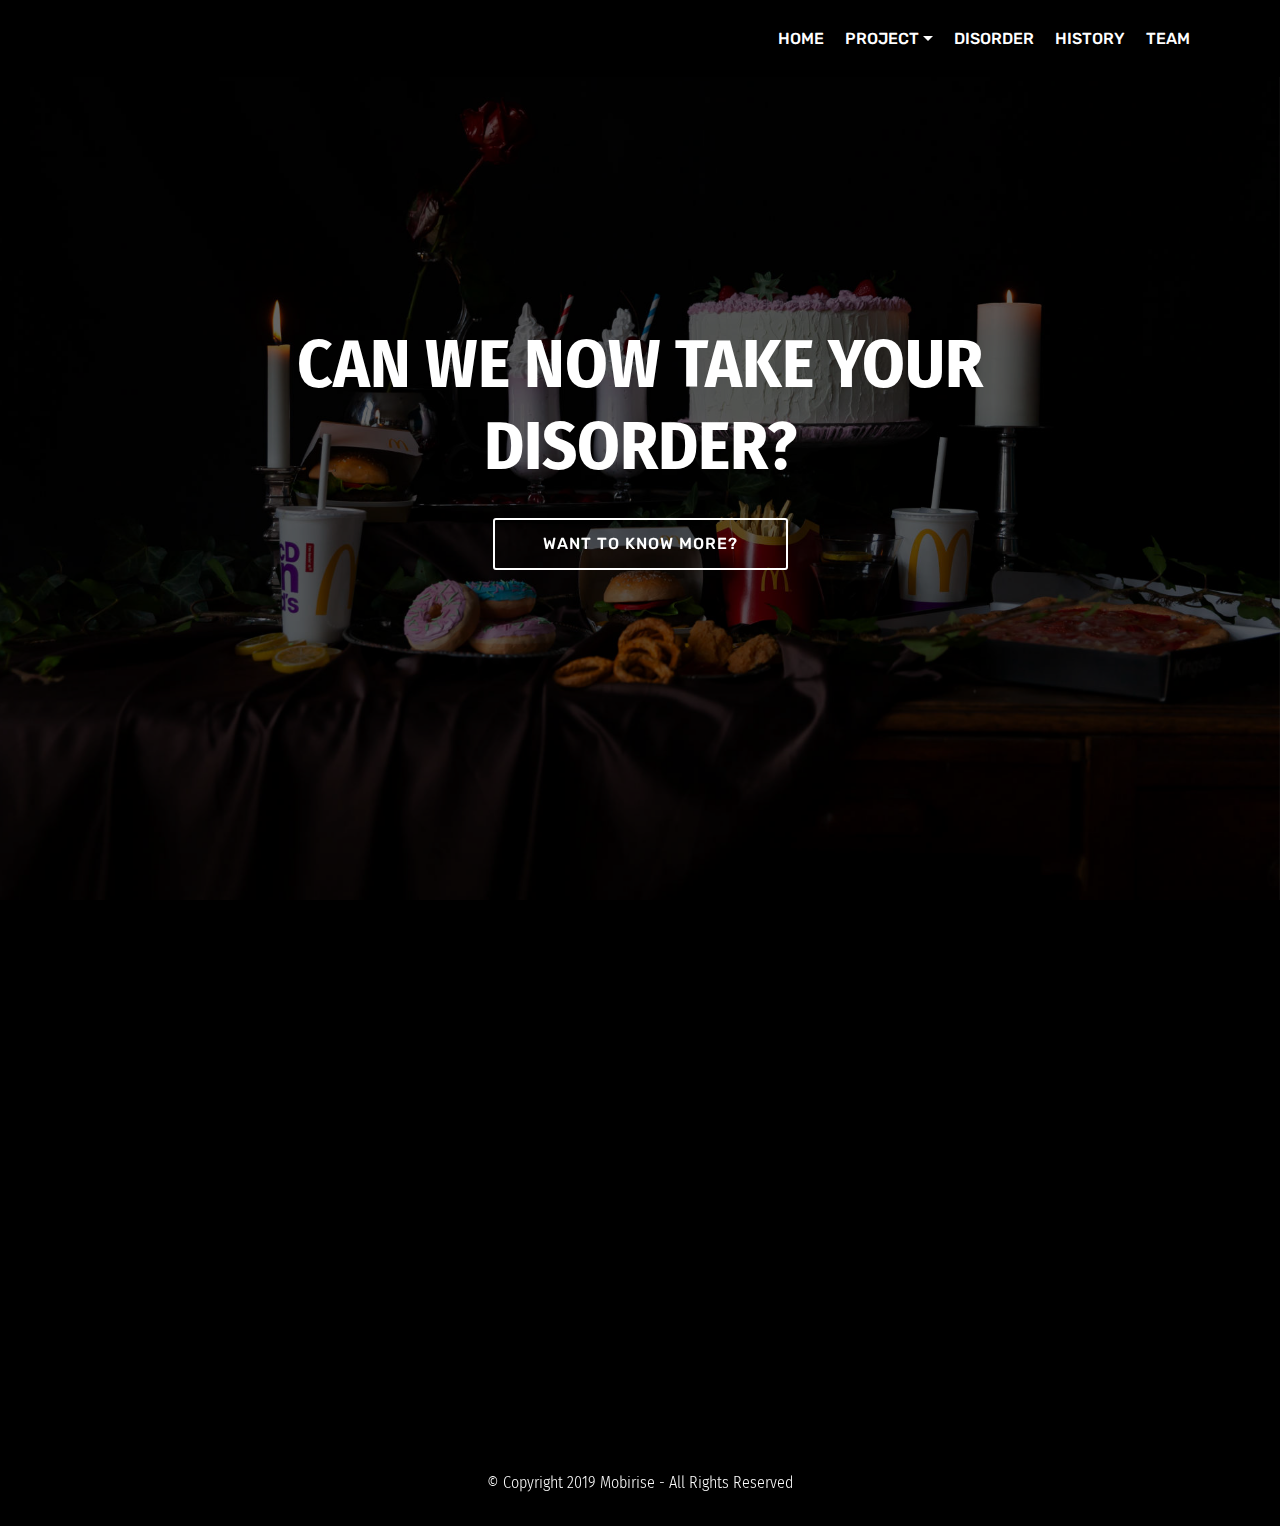
<file: page6.html>
<!DOCTYPE html>
<html  >
<head>
  <!-- Site made with Mobirise Website Builder v4.11.6, https://mobirise.com -->
  <meta charset="UTF-8">
  <meta http-equiv="X-UA-Compatible" content="IE=edge">
  <meta name="generator" content="Mobirise v4.11.6, mobirise.com">
  <meta name="viewport" content="width=device-width, initial-scale=1, minimum-scale=1">
  <link rel="shortcut icon" href="assets/images/logo2.png" type="image/x-icon">
  <meta name="description" content="Web Site Maker Description">
  
  <title>Disorder</title>
  <link rel="stylesheet" href="assets/web/assets/mobirise-icons/mobirise-icons.css">
  <link rel="stylesheet" href="assets/bootstrap/css/bootstrap.min.css">
  <link rel="stylesheet" href="assets/bootstrap/css/bootstrap-grid.min.css">
  <link rel="stylesheet" href="assets/bootstrap/css/bootstrap-reboot.min.css">
  <link rel="stylesheet" href="assets/tether/tether.min.css">
  <link rel="stylesheet" href="assets/dropdown/css/style.css">
  <link rel="stylesheet" href="assets/theme/css/style.css">
  <link rel="preload" as="style" href="assets/mobirise/css/mbr-additional.css"><link rel="stylesheet" href="assets/mobirise/css/mbr-additional.css" type="text/css">
  
  
  
</head>
<body>
  <section class="menu cid-qTkzRZLJNu" once="menu" id="menu1-21">

    

    <nav class="navbar navbar-expand beta-menu navbar-dropdown align-items-center navbar-toggleable-sm">
        <button class="navbar-toggler navbar-toggler-right" type="button" data-toggle="collapse" data-target="#navbarSupportedContent" aria-controls="navbarSupportedContent" aria-expanded="false" aria-label="Toggle navigation">
            <div class="hamburger">
                <span></span>
                <span></span>
                <span></span>
                <span></span>
            </div>
        </button>
        <div class="menu-logo">
            <div class="navbar-brand">
                
                
            </div>
        </div>
        <div class="collapse navbar-collapse" id="navbarSupportedContent">
            <ul class="navbar-nav nav-dropdown nav-right navbar-nav-top-padding" data-app-modern-menu="true"><li class="nav-item">
                    <a class="nav-link link text-white display-4" href="index.html">
                        HOME</a>
                </li><li class="nav-item dropdown open"><a class="nav-link link dropdown-toggle text-white display-4" href="https://mobirise.com" data-toggle="dropdown-submenu" aria-expanded="true">
                        PROJECT</a><div class="dropdown-menu"><a class="dropdown-item text-white display-4" href="page3.html">STILL LIFE<br></a><a class="dropdown-item text-white display-4" href="page4.html" aria-expanded="false">BILLBOARD</a><a class="dropdown-item text-white display-4" href="page5.html" aria-expanded="false">PROCES</a></div></li><li class="nav-item"><a class="nav-link link text-white display-4" href="page6.html" aria-expanded="false">DISORDER</a></li>
                <li class="nav-item">
                    <a class="nav-link link text-white display-4" href="page1.html" aria-expanded="false">HISTORY</a>
                </li><li class="nav-item"><a class="nav-link link text-white display-4" href="page2.html">TEAM</a></li></ul>
            
        </div>
    </nav>
</section>

<section class="engine"><a href="https://mobirise.info/l">free web templates</a></section><section class="header1 cid-rMJ0nSBTu6 mbr-fullscreen mbr-parallax-background" id="header16-24">

    

    <div class="mbr-overlay" style="opacity: 0.6; background-color: rgb(0, 0, 0);">
    </div>

    <div class="container">
        <div class="row justify-content-md-center">
            <div class="col-md-10 align-center">
                <h1 class="mbr-section-title mbr-bold pb-3 mbr-fonts-style display-1">
                    CAN WE NOW TAKE YOUR<br>DISORDER?</h1>
                
                
                <div class="mbr-section-btn"><a class="btn btn-md btn-white-outline display-4" href="page7.html">WANT TO KNOW MORE?</a></div>
            </div>
        </div>
    </div>

</section>

<section class="header1 cid-rMPLYSWcEc" id="header16-34">

    

    

    <div class="container">
        <div class="row justify-content-md-center">
            <div class="col-md-10 align-center">
                
                
                
                
            </div>
        </div>
    </div>

</section>

<section class="header1 cid-rN7cnXXE6v" id="header16-3i">

    

    

    <div class="container">
        <div class="row justify-content-md-center">
            <div class="col-md-10 align-center">
                
                
                
                
            </div>
        </div>
    </div>

</section>

<section once="footers" class="cid-rMMqghZZkj" id="footer6-2k">

    

    

    <div class="container">
        <div class="media-container-row align-center mbr-white">
            <div class="col-12">
                <p class="mbr-text mb-0 mbr-fonts-style display-2">
                    © Copyright 2019 Mobirise - All Rights Reserved
                </p>
            </div>
        </div>
    </div>
</section>


  <script src="assets/web/assets/jquery/jquery.min.js"></script>
  <script src="assets/popper/popper.min.js"></script>
  <script src="assets/bootstrap/js/bootstrap.min.js"></script>
  <script src="assets/tether/tether.min.js"></script>
  <script src="assets/smoothscroll/smooth-scroll.js"></script>
  <script src="assets/dropdown/js/nav-dropdown.js"></script>
  <script src="assets/dropdown/js/navbar-dropdown.js"></script>
  <script src="assets/touchswipe/jquery.touch-swipe.min.js"></script>
  <script src="assets/parallax/jarallax.min.js"></script>
  <script src="assets/theme/js/script.js"></script>
  
  
</body>
</html>
</file>
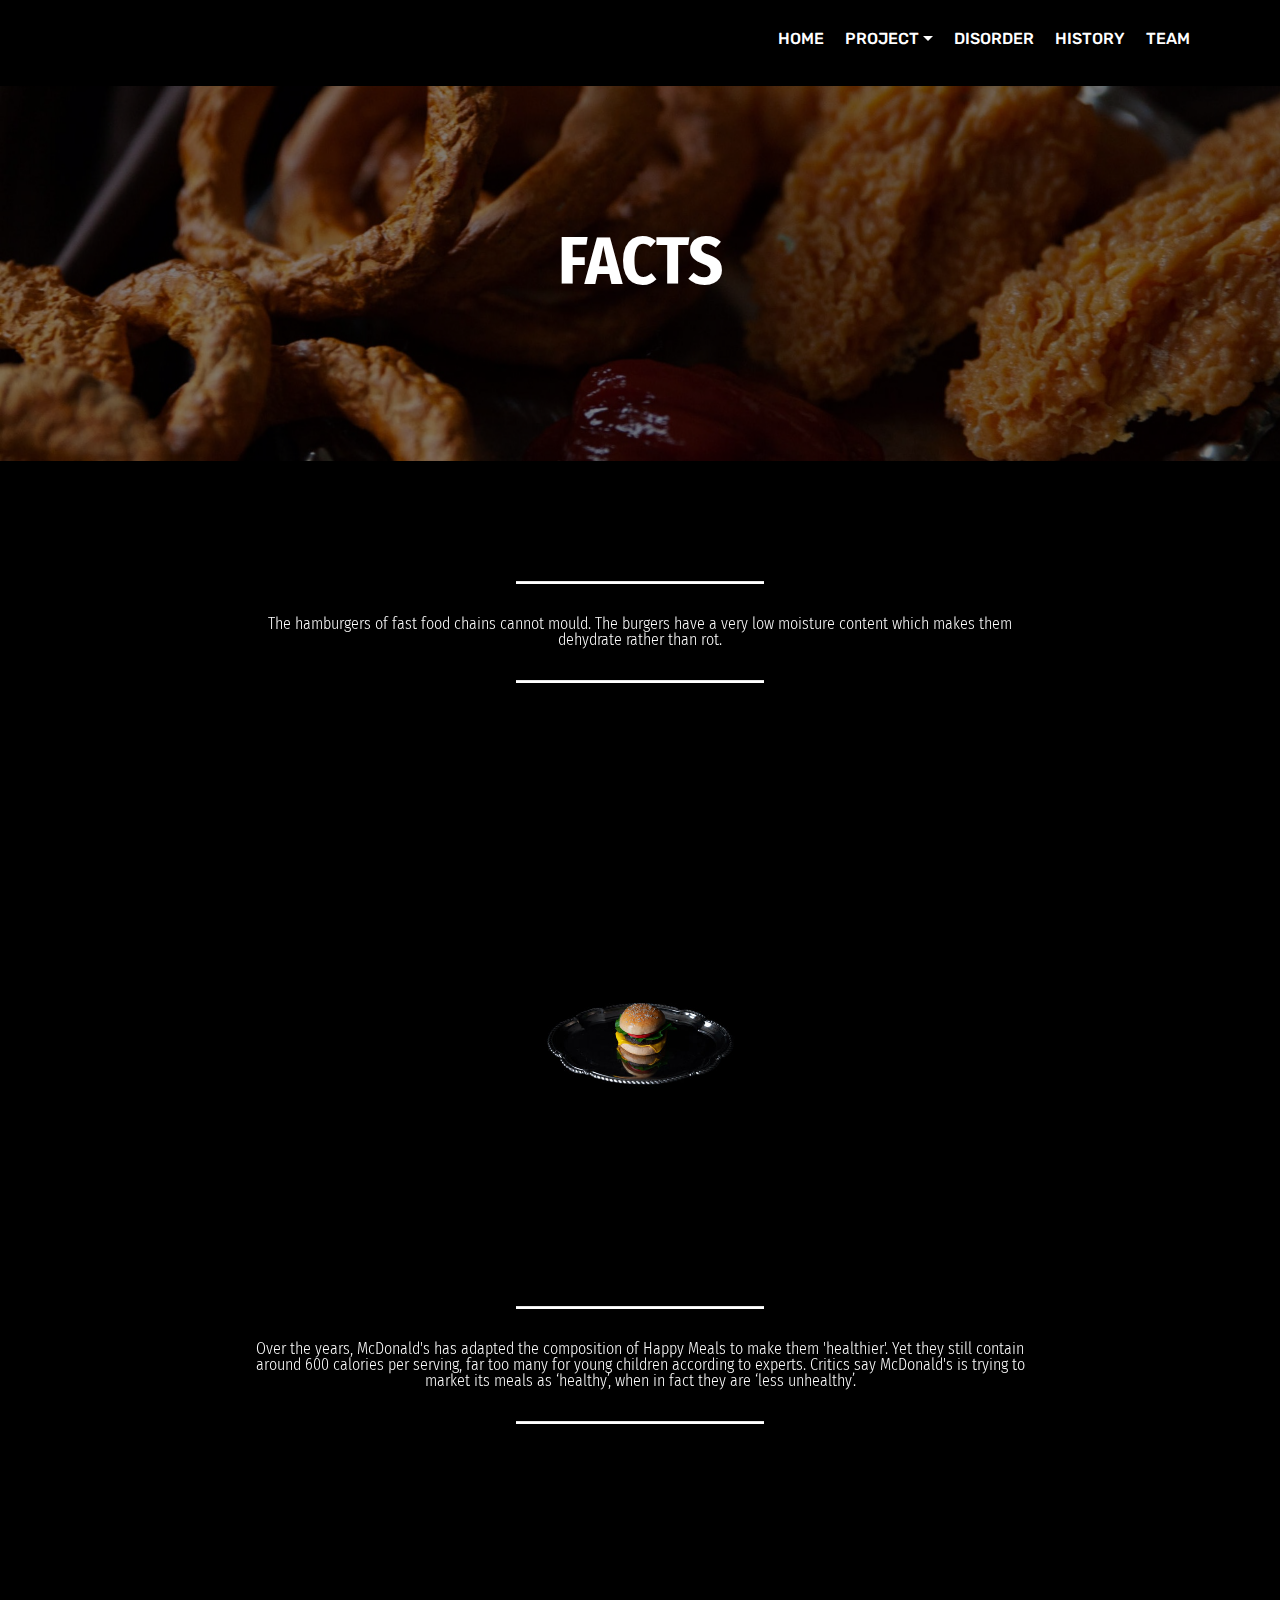
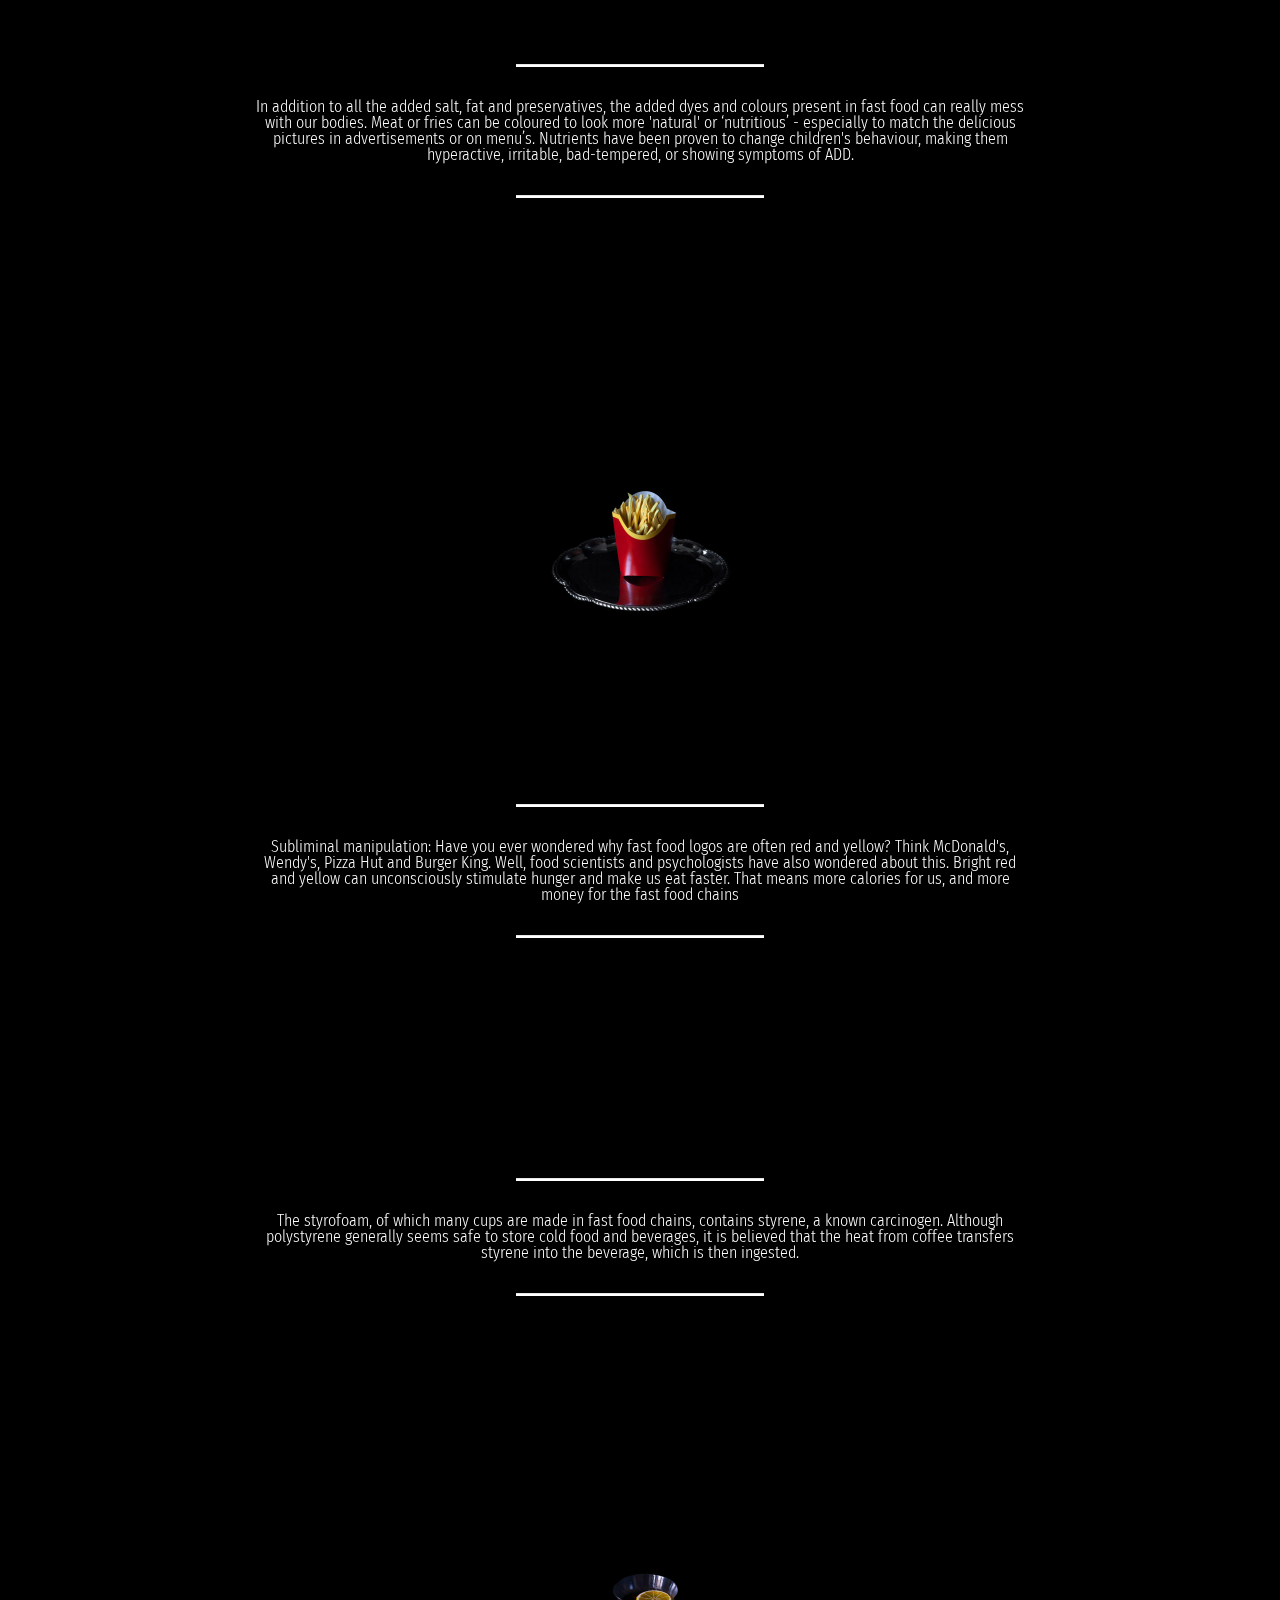
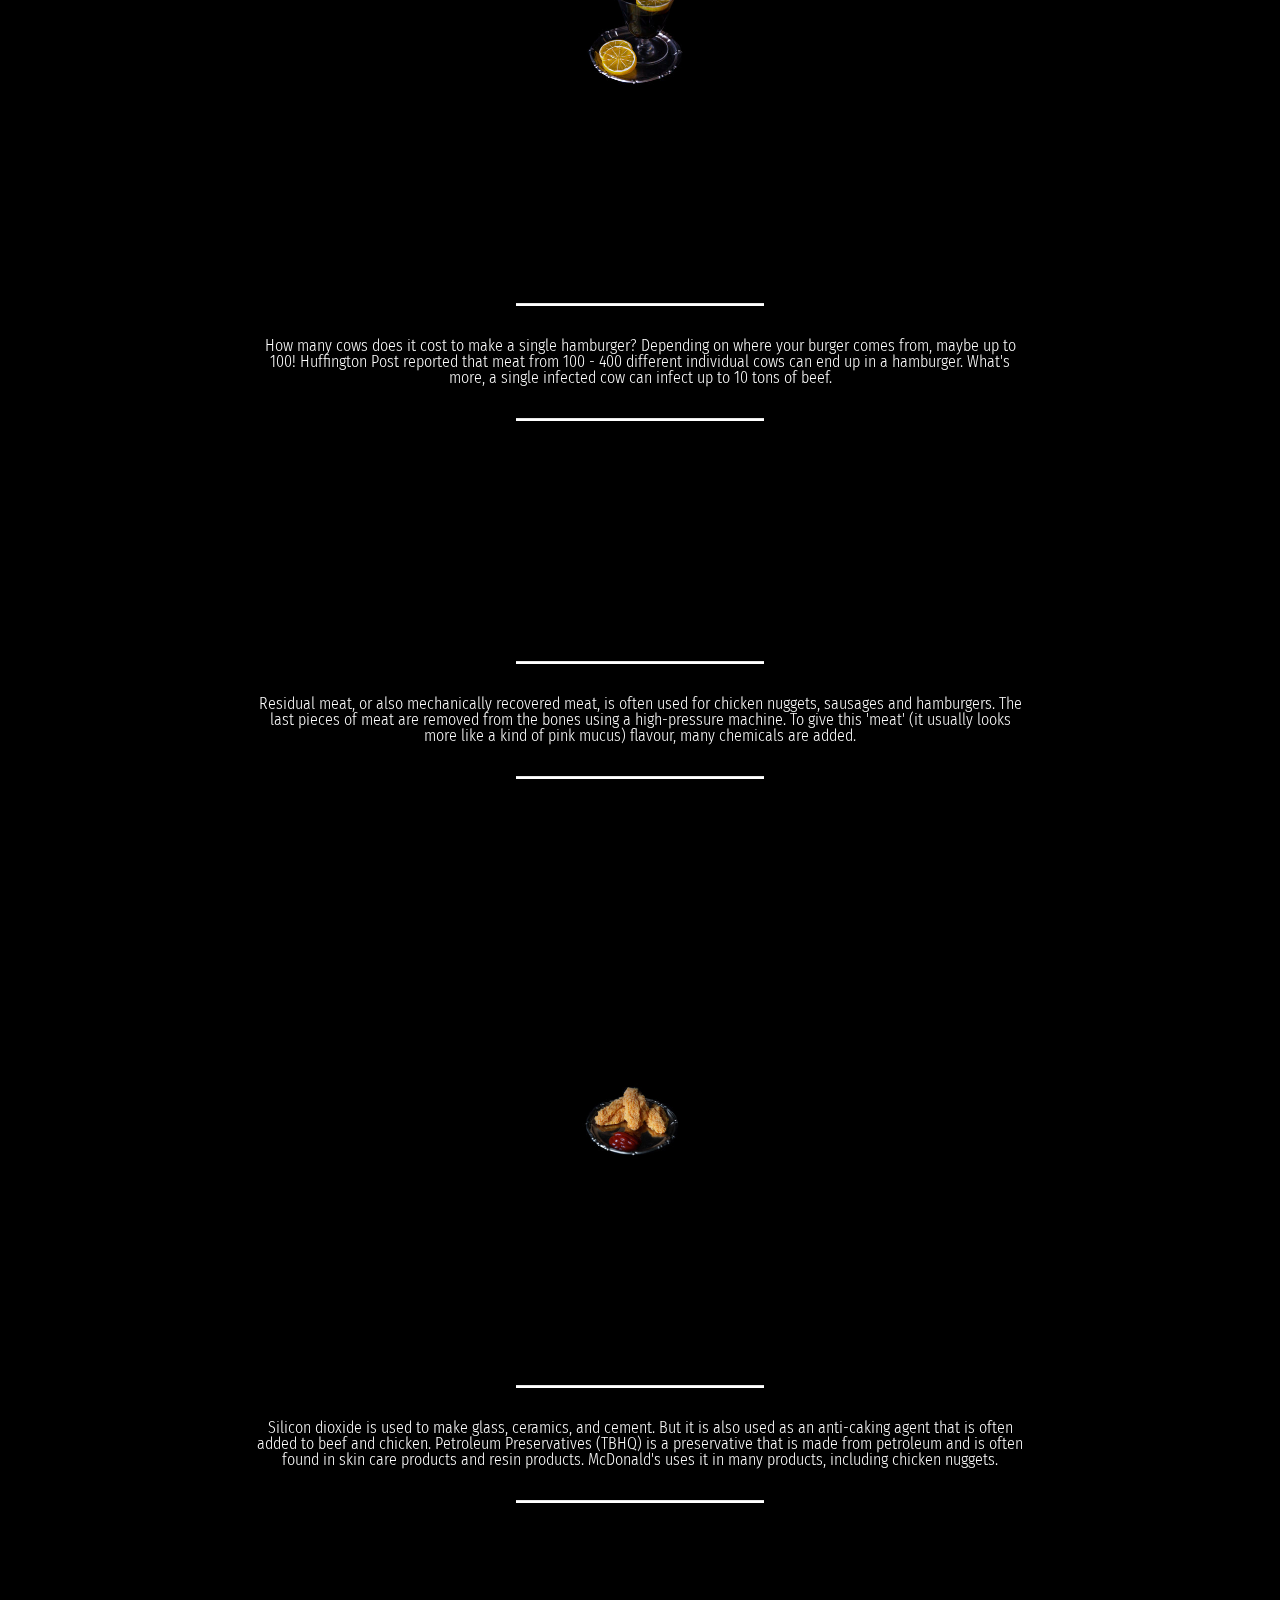
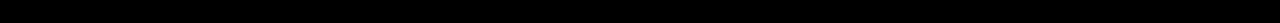
<file: page7.html>
<!DOCTYPE html>
<html  >
<head>
  <!-- Site made with Mobirise Website Builder v4.11.6, https://mobirise.com -->
  <meta charset="UTF-8">
  <meta http-equiv="X-UA-Compatible" content="IE=edge">
  <meta name="generator" content="Mobirise v4.11.6, mobirise.com">
  <meta name="viewport" content="width=device-width, initial-scale=1, minimum-scale=1">
  <link rel="shortcut icon" href="assets/images/logo2.png" type="image/x-icon">
  <meta name="description" content="Website Creator Description">
  
  <title>Facts</title>
  <link rel="stylesheet" href="assets/web/assets/mobirise-icons/mobirise-icons.css">
  <link rel="stylesheet" href="assets/bootstrap/css/bootstrap.min.css">
  <link rel="stylesheet" href="assets/bootstrap/css/bootstrap-grid.min.css">
  <link rel="stylesheet" href="assets/bootstrap/css/bootstrap-reboot.min.css">
  <link rel="stylesheet" href="assets/tether/tether.min.css">
  <link rel="stylesheet" href="assets/dropdown/css/style.css">
  <link rel="stylesheet" href="assets/theme/css/style.css">
  <link rel="preload" as="style" href="assets/mobirise/css/mbr-additional.css"><link rel="stylesheet" href="assets/mobirise/css/mbr-additional.css" type="text/css">
  
  
  
</head>
<body>
  <section class="menu cid-qTkzRZLJNu" once="menu" id="menu1-2m">

    

    <nav class="navbar navbar-expand beta-menu navbar-dropdown align-items-center navbar-toggleable-sm">
        <button class="navbar-toggler navbar-toggler-right" type="button" data-toggle="collapse" data-target="#navbarSupportedContent" aria-controls="navbarSupportedContent" aria-expanded="false" aria-label="Toggle navigation">
            <div class="hamburger">
                <span></span>
                <span></span>
                <span></span>
                <span></span>
            </div>
        </button>
        <div class="menu-logo">
            <div class="navbar-brand">
                
                
            </div>
        </div>
        <div class="collapse navbar-collapse" id="navbarSupportedContent">
            <ul class="navbar-nav nav-dropdown nav-right navbar-nav-top-padding" data-app-modern-menu="true"><li class="nav-item">
                    <a class="nav-link link text-white display-4" href="index.html">
                        HOME</a>
                </li><li class="nav-item dropdown open"><a class="nav-link link dropdown-toggle text-white display-4" href="https://mobirise.com" data-toggle="dropdown-submenu" aria-expanded="true">
                        PROJECT</a><div class="dropdown-menu"><a class="dropdown-item text-white display-4" href="page3.html">STILL LIFE<br></a><a class="dropdown-item text-white display-4" href="page4.html" aria-expanded="false">BILLBOARD</a><a class="dropdown-item text-white display-4" href="page5.html" aria-expanded="false">PROCES</a></div></li><li class="nav-item"><a class="nav-link link text-white display-4" href="page6.html" aria-expanded="false">DISORDER</a></li>
                <li class="nav-item">
                    <a class="nav-link link text-white display-4" href="page1.html" aria-expanded="false">HISTORY</a>
                </li><li class="nav-item"><a class="nav-link link text-white display-4" href="page2.html">TEAM</a></li></ul>
            
        </div>
    </nav>
</section>

<section class="engine"><a href="https://mobirise.info/i">free website creation software</a></section><section once="footers" class="cid-rMMqghZZkj" id="footer6-2n">

    

    

    <div class="container">
        <div class="media-container-row align-center mbr-white">
            <div class="col-12">
                <p class="mbr-text mb-0 mbr-fonts-style display-2">
                    © Copyright 2019 Mobirise - All Rights Reserved
                </p>
            </div>
        </div>
    </div>
</section>

<section class="cid-rMPITfUWMZ mbr-parallax-background" id="header2-33">

    

    <div class="mbr-overlay" style="opacity: 0.5; background-color: rgb(0, 0, 0);"></div>

    <div class="container align-center">
        <div class="row justify-content-md-center">
            <div class="mbr-white col-md-10">
                <h1 class="mbr-section-title mbr-bold pb-3 mbr-fonts-style display-1">
                    FACTS</h1>
                
                
                
            </div>
        </div>
    </div>
    
</section>

<section class="mbr-section article content10 cid-rMPHpoBwhe" id="content10-2o">
    
     

    <div class="container">
        <div class="inner-container" style="width: 70%;">
            <hr class="line" style="width: 32%;">
            <div class="section-text align-center mbr-white mbr-fonts-style display-2">The hamburgers of fast food chains cannot mould. The burgers have a very low moisture content which makes them dehydrate rather than rot.</div>
            <hr class="line" style="width: 32%;">
        </div>
    </div>
</section>

<section class="cid-rMPNhGdddY" id="image3-35">

    

    <figure class="mbr-figure container">
            <div class="image-block" style="width: 23%;">
                <img src="assets/images/m10-burger-510x765.jpg" width="1400" alt="Mobirise" title="">
                
            </div>
    </figure>
</section>

<section class="mbr-section article content10 cid-rMPHYVpGIF" id="content10-2v">
    
     

    <div class="container">
        <div class="inner-container" style="width: 70%;">
            <hr class="line" style="width: 32%;">
            <div class="section-text align-center mbr-white mbr-fonts-style display-2">Over the years, McDonald's has adapted the composition of Happy Meals to make them 'healthier'. Yet they still contain around 600 calories per serving, far too many for young children according to experts. Critics say McDonald's is trying to market its meals as ‘healthy’, when in fact they are ‘less unhealthy’.</div>
            <hr class="line" style="width: 32%;">
        </div>
    </div>
</section>

<section class="mbr-section article content10 cid-rMPIgz9q8L" id="content10-2w">
    
     

    <div class="container">
        <div class="inner-container" style="width: 70%;">
            <hr class="line" style="width: 32%;">
            <div class="section-text align-center mbr-white mbr-fonts-style display-2">In addition to all the added salt, fat and preservatives, the added dyes and colours present in fast food can really mess with our bodies. Meat or fries can be coloured to look more 'natural' or ‘nutritious’ - especially to match the delicious pictures in advertisements or on menu’s. Nutrients have been proven to change children's behaviour, making them hyperactive, irritable, bad-tempered, or showing symptoms of ADD.</div>
            <hr class="line" style="width: 32%;">
        </div>
    </div>
</section>

<section class="cid-rMPNzmAwbL" id="image3-36">

    

    <figure class="mbr-figure container">
            <div class="image-block" style="width: 22%;">
                <img src="assets/images/m10-frieten-488x732.jpg" width="1400" alt="Mobirise" title="">
                
            </div>
    </figure>
</section>

<section class="mbr-section article content10 cid-rMPIhaTN5N" id="content10-2x">
    
     

    <div class="container">
        <div class="inner-container" style="width: 70%;">
            <hr class="line" style="width: 32%;">
            <div class="section-text align-center mbr-white mbr-fonts-style display-2">Subliminal manipulation: Have you ever wondered why fast food logos are often red and yellow? Think McDonald's, Wendy's, Pizza Hut and Burger King. Well, food scientists and psychologists have also wondered about this. Bright red and yellow can unconsciously stimulate hunger and make us eat faster. That means more calories for us, and more money for the fast food chains</div>
            <hr class="line" style="width: 32%;">
        </div>
    </div>
</section>

<section class="mbr-section article content10 cid-rMPIhC7H0d" id="content10-2y">
    
     

    <div class="container">
        <div class="inner-container" style="width: 70%;">
            <hr class="line" style="width: 32%;">
            <div class="section-text align-center mbr-white mbr-fonts-style display-2">The styrofoam, of which many cups are made in fast food chains, contains styrene, a known carcinogen. Although polystyrene generally seems safe to store cold food and beverages, it is believed that the heat from coffee transfers styrene into the beverage, which is then ingested.</div>
            <hr class="line" style="width: 32%;">
        </div>
    </div>
</section>

<section class="cid-rMPO7ItbrB" id="image3-38">

    

    <figure class="mbr-figure container">
            <div class="image-block" style="width: 22%;">
                <img src="assets/images/m10-cola-488x732.jpg" width="1400" alt="Mobirise" title="">
                
            </div>
    </figure>
</section>

<section class="mbr-section article content10 cid-rMPItaLpoI" id="content10-2z">
    
     

    <div class="container">
        <div class="inner-container" style="width: 70%;">
            <hr class="line" style="width: 32%;">
            <div class="section-text align-center mbr-white mbr-fonts-style display-2">How many cows does it cost to make a single hamburger? Depending on where your burger comes from, maybe up to 100!  Huffington Post reported that meat from 100 - 400 different individual cows can end up in a hamburger.  What's more, a single infected cow can infect up to 10 tons of beef.</div>
            <hr class="line" style="width: 32%;">
        </div>
    </div>
</section>

<section class="mbr-section article content10 cid-rMPItKxM65" id="content10-30">
    
     

    <div class="container">
        <div class="inner-container" style="width: 70%;">
            <hr class="line" style="width: 32%;">
            <div class="section-text align-center mbr-white mbr-fonts-style display-2">Residual meat, or also mechanically recovered meat, is often used for chicken nuggets, sausages and hamburgers. The last pieces of meat are removed from the bones using a high-pressure machine. To give this 'meat' (it usually looks more like a kind of pink mucus) flavour, many chemicals are added.</div>
            <hr class="line" style="width: 32%;">
        </div>
    </div>
</section>

<section class="cid-rMPNTvmknX" id="image3-37">

    

    <figure class="mbr-figure container">
            <div class="image-block" style="width: 22%;">
                <img src="assets/images/m10-chickennuggets-488x732.jpg" width="1400" alt="Mobirise" title="">
                
            </div>
    </figure>
</section>

<section class="mbr-section article content10 cid-rMPIzZTD2G" id="content10-31">
    
     

    <div class="container">
        <div class="inner-container" style="width: 70%;">
            <hr class="line" style="width: 32%;">
            <div class="section-text align-center mbr-white mbr-fonts-style display-2">Silicon dioxide is used to make glass, ceramics, and cement. But it is also used as an anti-caking agent that is often added to beef and chicken. Petroleum Preservatives (TBHQ) is a preservative that is made from petroleum and is often found in skin care products and resin products. McDonald's uses it in many products, including chicken nuggets.</div>
            <hr class="line" style="width: 32%;">
        </div>
    </div>
</section>


  <script src="assets/web/assets/jquery/jquery.min.js"></script>
  <script src="assets/popper/popper.min.js"></script>
  <script src="assets/bootstrap/js/bootstrap.min.js"></script>
  <script src="assets/tether/tether.min.js"></script>
  <script src="assets/smoothscroll/smooth-scroll.js"></script>
  <script src="assets/dropdown/js/nav-dropdown.js"></script>
  <script src="assets/dropdown/js/navbar-dropdown.js"></script>
  <script src="assets/touchswipe/jquery.touch-swipe.min.js"></script>
  <script src="assets/parallax/jarallax.min.js"></script>
  <script src="assets/theme/js/script.js"></script>
  
  
</body>
</html>
</file>
<file: assets/web/assets/mobirise-icons/mobirise-icons.css>
@font-face {
  font-family: 'MobiriseIcons';
  src:  url('mobirise-icons.eot?spat4u');
  src:  url('mobirise-icons.eot?spat4u#iefix') format('embedded-opentype'),
    url('mobirise-icons.ttf?spat4u') format('truetype'),
    url('mobirise-icons.woff?spat4u') format('woff'),
    url('mobirise-icons.svg?spat4u#MobiriseIcons') format('svg');
  font-weight: normal;
  font-style: normal;
  font-display: swap;
}

[class^="mbri-"], [class*=" mbri-"] {
  /* use !important to prevent issues with browser extensions that change fonts */
  font-family: MobiriseIcons !important;
  speak: none;
  font-style: normal;
  font-weight: normal;
  font-variant: normal;
  text-transform: none;
  line-height: 1;

  /* Better Font Rendering =========== */
  -webkit-font-smoothing: antialiased;
  -moz-osx-font-smoothing: grayscale;
}

.mbri-add-submenu:before {
  content: "\e900";
}
.mbri-alert:before {
  content: "\e901";
}
.mbri-align-center:before {
  content: "\e902";
}
.mbri-align-justify:before {
  content: "\e903";
}
.mbri-align-left:before {
  content: "\e904";
}
.mbri-align-right:before {
  content: "\e905";
}
.mbri-android:before {
  content: "\e906";
}
.mbri-apple:before {
  content: "\e907";
}
.mbri-arrow-down:before {
  content: "\e908";
}
.mbri-arrow-next:before {
  content: "\e909";
}
.mbri-arrow-prev:before {
  content: "\e90a";
}
.mbri-arrow-up:before {
  content: "\e90b";
}
.mbri-bold:before {
  content: "\e90c";
}
.mbri-bookmark:before {
  content: "\e90d";
}
.mbri-bootstrap:before {
  content: "\e90e";
}
.mbri-briefcase:before {
  content: "\e90f";
}
.mbri-browse:before {
  content: "\e910";
}
.mbri-bulleted-list:before {
  content: "\e911";
}
.mbri-calendar:before {
  content: "\e912";
}
.mbri-camera:before {
  content: "\e913";
}
.mbri-cart-add:before {
  content: "\e914";
}
.mbri-cart-full:before {
  content: "\e915";
}
.mbri-cash:before {
  content: "\e916";
}
.mbri-change-style:before {
  content: "\e917";
}
.mbri-chat:before {
  content: "\e918";
}
.mbri-clock:before {
  content: "\e919";
}
.mbri-close:before {
  content: "\e91a";
}
.mbri-cloud:before {
  content: "\e91b";
}
.mbri-code:before {
  content: "\e91c";
}
.mbri-contact-form:before {
  content: "\e91d";
}
.mbri-credit-card:before {
  content: "\e91e";
}
.mbri-cursor-click:before {
  content: "\e91f";
}
.mbri-cust-feedback:before {
  content: "\e920";
}
.mbri-database:before {
  content: "\e921";
}
.mbri-delivery:before {
  content: "\e922";
}
.mbri-desktop:before {
  content: "\e923";
}
.mbri-devices:before {
  content: "\e924";
}
.mbri-down:before {
  content: "\e925";
}
.mbri-download:before {
  content: "\e989";
}
.mbri-drag-n-drop:before {
  content: "\e927";
}
.mbri-drag-n-drop2:before {
  content: "\e928";
}
.mbri-edit:before {
  content: "\e929";
}
.mbri-edit2:before {
  content: "\e92a";
}
.mbri-error:before {
  content: "\e92b";
}
.mbri-extension:before {
  content: "\e92c";
}
.mbri-features:before {
  content: "\e92d";
}
.mbri-file:before {
  content: "\e92e";
}
.mbri-flag:before {
  content: "\e92f";
}
.mbri-folder:before {
  content: "\e930";
}
.mbri-gift:before {
  content: "\e931";
}
.mbri-github:before {
  content: "\e932";
}
.mbri-globe:before {
  content: "\e933";
}
.mbri-globe-2:before {
  content: "\e934";
}
.mbri-growing-chart:before {
  content: "\e935";
}
.mbri-hearth:before {
  content: "\e936";
}
.mbri-help:before {
  content: "\e937";
}
.mbri-home:before {
  content: "\e938";
}
.mbri-hot-cup:before {
  content: "\e939";
}
.mbri-idea:before {
  content: "\e93a";
}
.mbri-image-gallery:before {
  content: "\e93b";
}
.mbri-image-slider:before {
  content: "\e93c";
}
.mbri-info:before {
  content: "\e93d";
}
.mbri-italic:before {
  content: "\e93e";
}
.mbri-key:before {
  content: "\e93f";
}
.mbri-laptop:before {
  content: "\e940";
}
.mbri-layers:before {
  content: "\e941";
}
.mbri-left-right:before {
  content: "\e942";
}
.mbri-left:before {
  content: "\e943";
}
.mbri-letter:before {
  content: "\e944";
}
.mbri-like:before {
  content: "\e945";
}
.mbri-link:before {
  content: "\e946";
}
.mbri-lock:before {
  content: "\e947";
}
.mbri-login:before {
  content: "\e948";
}
.mbri-logout:before {
  content: "\e949";
}
.mbri-magic-stick:before {
  content: "\e94a";
}
.mbri-map-pin:before {
  content: "\e94b";
}
.mbri-menu:before {
  content: "\e94c";
}
.mbri-mobile:before {
  content: "\e94d";
}
.mbri-mobile2:before {
  content: "\e94e";
}
.mbri-mobirise:before {
  content: "\e94f";
}
.mbri-more-horizontal:before {
  content: "\e950";
}
.mbri-more-vertical:before {
  content: "\e951";
}
.mbri-music:before {
  content: "\e952";
}
.mbri-new-file:before {
  content: "\e953";
}
.mbri-numbered-list:before {
  content: "\e954";
}
.mbri-opened-folder:before {
  content: "\e955";
}
.mbri-pages:before {
  content: "\e956";
}
.mbri-paper-plane:before {
  content: "\e957";
}
.mbri-paperclip:before {
  content: "\e958";
}
.mbri-photo:before {
  content: "\e959";
}
.mbri-photos:before {
  content: "\e95a";
}
.mbri-pin:before {
  content: "\e95b";
}
.mbri-play:before {
  content: "\e95c";
}
.mbri-plus:before {
  content: "\e95d";
}
.mbri-preview:before {
  content: "\e95e";
}
.mbri-print:before {
  content: "\e95f";
}
.mbri-protect:before {
  content: "\e960";
}
.mbri-question:before {
  content: "\e961";
}
.mbri-quote-left:before {
  content: "\e962";
}
.mbri-quote-right:before {
  content: "\e963";
}
.mbri-refresh:before {
  content: "\e964";
}
.mbri-responsive:before {
  content: "\e965";
}
.mbri-right:before {
  content: "\e966";
}
.mbri-rocket:before {
  content: "\e967";
}
.mbri-sad-face:before {
  content: "\e968";
}
.mbri-sale:before {
  content: "\e969";
}
.mbri-save:before {
  content: "\e96a";
}
.mbri-search:before {
  content: "\e96b";
}
.mbri-setting:before {
  content: "\e96c";
}
.mbri-setting2:before {
  content: "\e96d";
}
.mbri-setting3:before {
  content: "\e96e";
}
.mbri-share:before {
  content: "\e96f";
}
.mbri-shopping-bag:before {
  content: "\e970";
}
.mbri-shopping-basket:before {
  content: "\e971";
}
.mbri-shopping-cart:before {
  content: "\e972";
}
.mbri-sites:before {
  content: "\e973";
}
.mbri-smile-face:before {
  content: "\e974";
}
.mbri-speed:before {
  content: "\e975";
}
.mbri-star:before {
  content: "\e976";
}
.mbri-success:before {
  content: "\e977";
}
.mbri-sun:before {
  content: "\e978";
}
.mbri-sun2:before {
  content: "\e979";
}
.mbri-tablet:before {
  content: "\e97a";
}
.mbri-tablet-vertical:before {
  content: "\e97b";
}
.mbri-target:before {
  content: "\e97c";
}
.mbri-timer:before {
  content: "\e97d";
}
.mbri-to-ftp:before {
  content: "\e97e";
}
.mbri-to-local-drive:before {
  content: "\e97f";
}
.mbri-touch-swipe:before {
  content: "\e980";
}
.mbri-touch:before {
  content: "\e981";
}
.mbri-trash:before {
  content: "\e982";
}
.mbri-underline:before {
  content: "\e983";
}
.mbri-unlink:before {
  content: "\e984";
}
.mbri-unlock:before {
  content: "\e985";
}
.mbri-up-down:before {
  content: "\e986";
}
.mbri-up:before {
  content: "\e987";
}
.mbri-update:before {
  content: "\e988";
}
.mbri-upload:before {
 content: "\e926"; 
}
.mbri-user:before {
  content: "\e98a";
}
.mbri-user2:before {
  content: "\e98b";
}
.mbri-users:before {
  content: "\e98c";
}
.mbri-video:before {
  content: "\e98d";
}
.mbri-video-play:before {
  content: "\e98e";
}
.mbri-watch:before {
  content: "\e98f";
}
.mbri-website-theme:before {
  content: "\e990";
}
.mbri-wifi:before {
  content: "\e991";
}
.mbri-windows:before {
  content: "\e992";
}
.mbri-zoom-out:before {
  content: "\e993";
}
.mbri-redo:before {
  content: "\e994";
}
.mbri-undo:before {
  content: "\e995";
}
</file>
<file: assets/dropdown/css/style.css>
.navbar-dropdown {
  left: 0;
  padding: 0;
  position: absolute;
  right: 0;
  top: 0;
  transition: all 0.45s ease;
  z-index: 1030;
  background: #282828; }
  .navbar-dropdown .navbar-logo {
    margin-right: 0.8rem;
    transition: margin 0.3s ease-in-out;
    vertical-align: middle; }
    .navbar-dropdown .navbar-logo img {
      height: 3.125rem;
      transition: all 0.3s ease-in-out; }
    .navbar-dropdown .navbar-logo.mbr-iconfont {
      font-size: 3.125rem;
      line-height: 3.125rem; }
  .navbar-dropdown .navbar-caption {
    font-weight: 700;
    white-space: normal;
    vertical-align: -4px;
    line-height: 3.125rem !important; }
    .navbar-dropdown .navbar-caption, .navbar-dropdown .navbar-caption:hover {
      color: inherit;
      text-decoration: none; }
  .navbar-dropdown .mbr-iconfont + .navbar-caption {
    vertical-align: -1px; }
  .navbar-dropdown.navbar-fixed-top {
    position: fixed; }
  .navbar-dropdown .navbar-brand span {
    vertical-align: -4px; }
  .navbar-dropdown.bg-color.transparent {
    background: none; }
  .navbar-dropdown.navbar-short .navbar-brand {
    padding: 0.625rem 0; }
    .navbar-dropdown.navbar-short .navbar-brand span {
      vertical-align: -1px; }
  .navbar-dropdown.navbar-short .navbar-caption {
    line-height: 2.375rem !important;
    vertical-align: -2px; }
  .navbar-dropdown.navbar-short .navbar-logo {
    margin-right: 0.5rem; }
    .navbar-dropdown.navbar-short .navbar-logo img {
      height: 2.375rem; }
    .navbar-dropdown.navbar-short .navbar-logo.mbr-iconfont {
      font-size: 2.375rem;
      line-height: 2.375rem; }
  .navbar-dropdown.navbar-short .mbr-table-cell {
    height: 3.625rem; }
  .navbar-dropdown .navbar-close {
    left: 0.6875rem;
    position: fixed;
    top: 0.75rem;
    z-index: 1000; }
  .navbar-dropdown .hamburger-icon {
    content: "";
    display: inline-block;
    vertical-align: middle;
    width: 16px;
    -webkit-box-shadow: 0 -6px 0 1px #282828,0 0 0 1px #282828,0 6px 0 1px #282828;
    -moz-box-shadow: 0 -6px 0 1px #282828,0 0 0 1px #282828,0 6px 0 1px #282828;
    box-shadow: 0 -6px 0 1px #282828,0 0 0 1px #282828,0 6px 0 1px #282828; }

.dropdown-menu .dropdown-toggle[data-toggle="dropdown-submenu"]::after {
  border-bottom: 0.35em solid transparent;
  border-left: 0.35em solid;
  border-right: 0;
  border-top: 0.35em solid transparent;
  margin-left: 0.3rem; }

.dropdown-menu .dropdown-item:focus {
  outline: 0; }

.nav-dropdown {
  font-size: 0.75rem;
  font-weight: 500;
  height: auto !important; }
  .nav-dropdown .nav-btn {
    padding-left: 1rem; }
  .nav-dropdown .link {
    margin: .667em 1.667em;
    font-weight: 500;
    padding: 0;
    transition: color .2s ease-in-out; }
    .nav-dropdown .link.dropdown-toggle {
      margin-right: 2.583em; }
      .nav-dropdown .link.dropdown-toggle::after {
        margin-left: .25rem;
        border-top: 0.35em solid;
        border-right: 0.35em solid transparent;
        border-left: 0.35em solid transparent;
        border-bottom: 0; }
      .nav-dropdown .link.dropdown-toggle[aria-expanded="true"] {
        margin: 0;
        padding: 0.667em 3.263em  0.667em 1.667em; }
  .nav-dropdown .link::after,
  .nav-dropdown .dropdown-item::after {
    color: inherit; }
  .nav-dropdown .btn {
    font-size: 0.75rem;
    font-weight: 700;
    letter-spacing: 0;
    margin-bottom: 0;
    padding-left: 1.25rem;
    padding-right: 1.25rem; }
  .nav-dropdown .dropdown-menu {
    border-radius: 0;
    border: 0;
    left: 0;
    margin: 0;
    padding-bottom: 1.25rem;
    padding-top: 1.25rem;
    position: relative; }
  .nav-dropdown .dropdown-submenu {
    margin-left: 0.125rem;
    top: 0; }
  .nav-dropdown .dropdown-item {
    font-weight: 500;
    line-height: 2;
    padding: 0.3846em 4.615em 0.3846em 1.5385em;
    position: relative;
    transition: color .2s ease-in-out, background-color .2s ease-in-out; }
    .nav-dropdown .dropdown-item::after {
      margin-top: -0.3077em;
      position: absolute;
      right: 1.1538em;
      top: 50%; }
    .nav-dropdown .dropdown-item:focus, .nav-dropdown .dropdown-item:hover {
      background: none; }

@media (max-width: 767px) {
  .nav-dropdown.navbar-toggleable-sm {
    bottom: 0;
    display: none;
    left: 0;
    overflow-x: hidden;
    position: fixed;
    top: 0;
    transform: translateX(-100%);
    -ms-transform: translateX(-100%);
    -webkit-transform: translateX(-100%);
    width: 18.75rem;
    z-index: 999; } }
.nav-dropdown.navbar-toggleable-xl {
  bottom: 0;
  display: none;
  left: 0;
  overflow-x: hidden;
  position: fixed;
  top: 0;
  transform: translateX(-100%);
  -ms-transform: translateX(-100%);
  -webkit-transform: translateX(-100%);
  width: 18.75rem;
  z-index: 999; }

.nav-dropdown-sm {
  display: block !important;
  overflow-x: hidden;
  overflow: auto;
  padding-top: 3.875rem; }
  .nav-dropdown-sm::after {
    content: "";
    display: block;
    height: 3rem;
    width: 100%; }
  .nav-dropdown-sm.collapse.in ~ .navbar-close {
    display: block !important; }
  .nav-dropdown-sm.collapsing, .nav-dropdown-sm.collapse.in {
    transform: translateX(0);
    -ms-transform: translateX(0);
    -webkit-transform: translateX(0);
    transition: all 0.25s ease-out;
    -webkit-transition: all 0.25s ease-out;
    background: #282828; }
  .nav-dropdown-sm.collapsing[aria-expanded="false"] {
    transform: translateX(-100%);
    -ms-transform: translateX(-100%);
    -webkit-transform: translateX(-100%); }
  .nav-dropdown-sm .nav-item {
    display: block;
    margin-left: 0 !important;
    padding-left: 0; }
  .nav-dropdown-sm .link,
  .nav-dropdown-sm .dropdown-item {
    border-top: 1px dotted rgba(255, 255, 255, 0.1);
    font-size: 0.8125rem;
    line-height: 1.6;
    margin: 0 !important;
    padding: 0.875rem 2.4rem 0.875rem 1.5625rem !important;
    position: relative;
    white-space: normal; }
    .nav-dropdown-sm .link:focus, .nav-dropdown-sm .link:hover,
    .nav-dropdown-sm .dropdown-item:focus,
    .nav-dropdown-sm .dropdown-item:hover {
      background: rgba(0, 0, 0, 0.2) !important;
      color: #c0a375; }
  .nav-dropdown-sm .nav-btn {
    position: relative;
    padding: 1.5625rem 1.5625rem 0 1.5625rem; }
    .nav-dropdown-sm .nav-btn::before {
      border-top: 1px dotted rgba(255, 255, 255, 0.1);
      content: "";
      left: 0;
      position: absolute;
      top: 0;
      width: 100%; }
    .nav-dropdown-sm .nav-btn + .nav-btn {
      padding-top: 0.625rem; }
      .nav-dropdown-sm .nav-btn + .nav-btn::before {
        display: none; }
  .nav-dropdown-sm .btn {
    padding: 0.625rem 0; }
  .nav-dropdown-sm .dropdown-toggle[data-toggle="dropdown-submenu"]::after {
    margin-left: .25rem;
    border-top: 0.35em solid;
    border-right: 0.35em solid transparent;
    border-left: 0.35em solid transparent;
    border-bottom: 0; }
  .nav-dropdown-sm .dropdown-toggle[data-toggle="dropdown-submenu"][aria-expanded="true"]::after {
    border-top: 0;
    border-right: 0.35em solid transparent;
    border-left: 0.35em solid transparent;
    border-bottom: 0.35em solid; }
  .nav-dropdown-sm .dropdown-menu {
    margin: 0;
    padding: 0;
    position: relative;
    top: 0;
    left: 0;
    width: 100%;
    border: 0;
    float: none;
    border-radius: 0;
    background: none; }
  .nav-dropdown-sm .dropdown-submenu {
    left: 100%;
    margin-left: 0.125rem;
    margin-top: -1.25rem;
    top: 0; }

.navbar-toggleable-sm .nav-dropdown .dropdown-menu {
  position: absolute; }

.navbar-toggleable-sm .nav-dropdown .dropdown-submenu {
  left: 100%;
  margin-left: 0.125rem;
  margin-top: -1.25rem;
  top: 0; }

.navbar-toggleable-sm.opened .nav-dropdown .dropdown-menu {
  position: relative; }

.navbar-toggleable-sm.opened .nav-dropdown .dropdown-submenu {
  left: 0;
  margin-left: 00rem;
  margin-top: 0rem;
  top: 0; }

.is-builder .nav-dropdown.collapsing {
  transition: none !important; }

/*# sourceMappingURL=style.css.map */
</file>
<file: assets/theme/css/style.css>
/*!
 * Mobirise v4 theme (https://mobirise.com/)
 * Copyright 2017 Mobirise
 */
section {
  background-color: #eeeeee; }

body {
  font-style: normal;
  line-height: 1.5; }

section,
.container,
.container-fluid {
  position: relative;
  word-wrap: break-word; }

a.mbr-iconfont:hover {
  text-decoration: none; }

.article .lead p,
.article .lead ul,
.article .lead ol,
.article .lead pre,
.article .lead blockquote {
  margin-bottom: 0; }

ul,
ol,
pre,
blockquote {
  margin-bottom: 2.3125rem; }

pre {
  background: #f4f4f4;
  padding: 10px 24px;
  white-space: pre-wrap; }

.inactive {
  -webkit-user-select: none;
  -moz-user-select: none;
  -ms-user-select: none;
  user-select: none;
  pointer-events: none;
  -webkit-user-drag: none;
  user-drag: none; }

.mbr-section__comments .row {
  justify-content: center;
  -webkit-justify-content: center; }

a {
  font-style: normal;
  font-weight: 400;
  cursor: pointer; }
  a, a:hover {
    text-decoration: none; }

figure {
  margin-bottom: 0; }

body {
  color: #232323; }

h1,
h2,
h3,
h4,
h5,
h6,
.h1,
.h2,
.h3,
.h4,
.h5,
.h6,
.display-1,
.display-2,
.display-3,
.display-4 {
  line-height: 1;
  word-break: break-word;
  word-wrap: break-word; }

.mbr-section-title {
  font-style: normal;
  line-height: 1.2; }

.mbr-section-subtitle {
  line-height: 1.3; }

.mbr-text {
  font-style: normal;
  line-height: 1.6; }

b,
strong {
  font-weight: bold; }

blockquote {
  padding: 10px 0 10px 20px;
  position: relative;
  border-left: 2px solid;
  border-color: #ff3366; }

input:-webkit-autofill, input:-webkit-autofill:hover, input:-webkit-autofill:focus, input:-webkit-autofill:active {
  transition-delay: 9999s;
  transition-property: background-color, color; }

textarea[type='hidden'] {
  display: none; }

body {
  position: relative; }

section {
  background-position: 50% 50%;
  background-repeat: no-repeat;
  background-size: cover; }
  section .mbr-background-video,
  section .mbr-background-video-preview {
    position: absolute;
    bottom: 0;
    left: 0;
    right: 0;
    top: 0; }

.hidden {
  visibility: hidden; }

.mbr-z-index20 {
  z-index: 20; }

/*! Base colors */
.mbr-white {
  color: #ffffff; }

.mbr-black {
  color: #000000; }

.mbr-bg-white {
  background-color: #ffffff; }

.mbr-bg-black {
  background-color: #000000; }

/*! Text-aligns */
.align-left {
  text-align: left; }

.align-center {
  text-align: center; }

.align-right {
  text-align: right; }

@media (max-width: 767px) {
  .align-left,
  .align-center,
  .align-right,
  .mbr-section-btn,
  .mbr-section-title {
    text-align: center; } }
/*! Font-weight  */
.mbr-light {
  font-weight: 300; }

.mbr-regular {
  font-weight: 400; }

.mbr-semibold {
  font-weight: 500; }

.mbr-bold {
  font-weight: 700; }

/*! Media  */
.media-size-item {
  -webkit-flex: 1 1 auto;
  -moz-flex: 1 1 auto;
  -ms-flex: 1 1 auto;
  -o-flex: 1 1 auto;
  flex: 1 1 auto; }

.media-content {
  -webkit-flex-basis: 100%;
  flex-basis: 100%; }

.media-container-row {
  display: -ms-flexbox;
  display: -webkit-flex;
  display: flex;
  -webkit-flex-direction: row;
  -ms-flex-direction: row;
  flex-direction: row;
  -webkit-flex-wrap: wrap;
  -ms-flex-wrap: wrap;
  flex-wrap: wrap;
  -webkit-justify-content: center;
  -ms-flex-pack: center;
  justify-content: center;
  -webkit-align-content: center;
  -ms-flex-line-pack: center;
  align-content: center;
  -webkit-align-items: start;
  -ms-flex-align: start;
  align-items: start; }
  .media-container-row .media-size-item {
    width: 400px; }

.media-container-column {
  display: -ms-flexbox;
  display: -webkit-flex;
  display: flex;
  -webkit-flex-direction: column;
  -ms-flex-direction: column;
  flex-direction: column;
  -webkit-flex-wrap: wrap;
  -ms-flex-wrap: wrap;
  flex-wrap: wrap;
  -webkit-justify-content: center;
  -ms-flex-pack: center;
  justify-content: center;
  -webkit-align-content: center;
  -ms-flex-line-pack: center;
  align-content: center;
  -webkit-align-items: stretch;
  -ms-flex-align: stretch;
  align-items: stretch; }
  .media-container-column > * {
    width: 100%; }

@media (min-width: 992px) {
  .media-container-row {
    -webkit-flex-wrap: nowrap;
    -ms-flex-wrap: nowrap;
    flex-wrap: nowrap; } }
figure {
  overflow: hidden; }

figure[mbr-media-size] {
  transition: width 0.1s; }

.mbr-figure img,
.mbr-figure iframe {
  display: block;
  width: 100%; }

.card {
  background-color: transparent;
  border: none; }

.card-box {
  width: 100%; }

.card-img {
  text-align: center;
  flex-shrink: 0;
  -webkit-flex-shrink: 0; }

.media {
  max-width: 100%;
  margin: 0 auto; }

.mbr-figure {
  -ms-flex-item-align: center;
  -ms-grid-row-align: center;
  -webkit-align-self: center;
  align-self: center; }

.media-container > div {
  max-width: 100%; }

.mbr-figure img,
.card-img img {
  width: 100%; }

@media (max-width: 991px) {
  .media-size-item {
    width: auto !important; }

  .media {
    width: auto; }

  .mbr-figure {
    width: 100% !important; } }
/*! Buttons */
.btn {
  font-weight: 500;
  border-width: 2px;
  font-style: normal;
  letter-spacing: 1px;
  margin: .4rem .8rem;
  white-space: normal;
  -webkit-transition: all .3s ease-in-out;
  -moz-transition: all .3s ease-in-out;
  transition: all .3s ease-in-out;
  display: inline-flex;
  align-items: center;
  justify-content: center;
  word-break: break-word;
  -webkit-align-items: center;
  -webkit-justify-content: center;
  display: -webkit-inline-flex; }

.btn-sm {
  font-weight: 500;
  letter-spacing: 1px;
  -webkit-transition: all .3s ease-in-out;
  -moz-transition: all .3s ease-in-out;
  transition: all .3s ease-in-out; }

.btn-md {
  font-weight: 500;
  letter-spacing: 1px;
  margin: .4rem .8rem !important;
  -webkit-transition: all .3s ease-in-out;
  -moz-transition: all .3s ease-in-out;
  transition: all .3s ease-in-out; }

.btn-lg {
  font-weight: 500;
  letter-spacing: 1px;
  margin: .4rem .8rem !important;
  -webkit-transition: all .3s ease-in-out;
  -moz-transition: all .3s ease-in-out;
  transition: all .3s ease-in-out; }

.mbr-section-btn {
  margin-left: -0.25rem;
  margin-right: -0.25rem;
  font-size: 0; }

nav .mbr-section-btn {
  margin-left: 0rem;
  margin-right: 0rem; }

.btn-form {
  border-radius: 0; }
  .btn-form:hover {
    cursor: pointer; }

/*! Btn icon margin */
.btn .mbr-iconfont,
.btn.btn-sm .mbr-iconfont {
  cursor: pointer;
  margin-right: 0.5rem; }

.btn.btn-md .mbr-iconfont,
.btn.btn-md .mbr-iconfont {
  margin-right: 0.8rem; }

.mbr-regular {
  font-weight: 400; }

.mbr-semibold {
  font-weight: 500; }

.mbr-bold {
  font-weight: 700; }

[type='submit'] {
  -webkit-appearance: none; }

/*! Full-screen */
.mbr-fullscreen .mbr-overlay {
  min-height: 100vh; }

.mbr-fullscreen {
  display: flex;
  display: -webkit-flex;
  display: -moz-flex;
  display: -ms-flex;
  display: -o-flex;
  align-items: center;
  -webkit-align-items: center;
  min-height: 100vh;
  padding-top: 3rem;
  padding-bottom: 3rem; }

/*! Map */
.map {
  height: 25rem;
  position: relative; }
  .map iframe {
    width: 100%;
    height: 100%; }

.mbr-overlay {
  background-color: #000;
  bottom: 0;
  left: 0;
  opacity: .5;
  position: absolute;
  right: 0;
  top: 0;
  z-index: 0;
  pointer-events: none; }

/* Form */
blockquote {
  font-style: italic;
  padding: 10px 0 10px 20px;
  font-size: 1.09rem;
  position: relative;
  border-width: 3px; }

.form-control {
  background-color: #f5f5f5;
  box-shadow: none;
  color: #565656;
  line-height: 1.43;
  min-height: 3.5em;
  padding: 1.07em .5em; }
  .form-control, .form-control:focus {
    border: 1px solid #e8e8e8; }
  .form-active .form-control:invalid {
    border-color: red; }

.form-control-label {
  position: relative;
  cursor: pointer;
  margin-bottom: .357em;
  padding: 0; }

.alert {
  color: #ffffff;
  border-radius: 0;
  border: 0;
  font-size: .875rem;
  line-height: 1.5;
  margin-bottom: 1.875rem;
  padding: 1.25rem;
  position: relative; }
  .alert.alert-form::after {
    background-color: inherit;
    bottom: -7px;
    content: "";
    display: block;
    height: 14px;
    left: 50%;
    margin-left: -7px;
    position: absolute;
    transform: rotate(45deg);
    width: 14px;
    -webkit-transform: rotate(45deg); }

.form-asterisk {
  font-family: initial;
  position: absolute;
  top: -2px;
  font-weight: normal; }

/*! Scroll to top arrow */
#scrollToTop a i:before {
  content: '';
  position: absolute;
  height: 40%;
  top: 25%;
  background: #fff;
  width: 2px;
  left: calc(50% - 1px); }
#scrollToTop a i:after {
  content: '';
  position: absolute;
  display: block;
  border-top: 2px solid #fff;
  border-right: 2px solid #fff;
  width: 40%;
  height: 40%;
  left: 30%;
  bottom: 30%;
  transform: rotate(135deg);
  -webkit-transform: rotate(135deg); }

.mbr-arrow-up {
  bottom: 25px;
  right: 90px;
  position: fixed;
  text-align: right;
  z-index: 5000;
  color: #ffffff;
  font-size: 32px;
  transform: rotate(180deg);
  -webkit-transform: rotate(180deg); }

.mbr-arrow-up a {
  background: rgba(0, 0, 0, 0.2);
  border-radius: 3px;
  color: #fff;
  display: inline-block;
  height: 60px;
  width: 60px;
  outline-style: none !important;
  position: relative;
  text-decoration: none;
  transition: all 0.3s ease-in-out;
  cursor: pointer;
  text-align: center; }
  .mbr-arrow-up a:hover {
    background-color: rgba(0, 0, 0, 0.4); }
  .mbr-arrow-up a i {
    line-height: 60px; }

.mbr-arrow-up-icon {
  display: block;
  color: #fff; }

.mbr-arrow-up-icon::before {
  content: '\203a';
  display: inline-block;
  font-family: serif;
  font-size: 32px;
  line-height: 1;
  font-style: normal;
  position: relative;
  top: 6px;
  left: -4px;
  -webkit-transform: rotate(-90deg);
  transform: rotate(-90deg); }

/*! Arrow Down */
.mbr-arrow {
  position: absolute;
  bottom: 45px;
  left: 50%;
  width: 60px;
  height: 60px;
  cursor: pointer;
  background-color: rgba(80, 80, 80, 0.5);
  border-radius: 50%;
  -webkit-transform: translateX(-50%);
  transform: translateX(-50%); }
  .mbr-arrow > a {
    display: inline-block;
    text-decoration: none;
    outline-style: none;
    -webkit-animation: arrowdown 1.7s ease-in-out infinite;
    animation: arrowdown 1.7s ease-in-out infinite; }
    .mbr-arrow > a > i {
      position: absolute;
      top: -2px;
      left: 15px;
      font-size: 2rem; }

@keyframes arrowdown {
  0% {
    transform: translateY(0px);
    -webkit-transform: translateY(0px); }
  50% {
    transform: translateY(-5px);
    -webkit-transform: translateY(-5px); }
  100% {
    transform: translateY(0px);
    -webkit-transform: translateY(0px); } }
@-webkit-keyframes arrowdown {
  0% {
    transform: translateY(0px);
    -webkit-transform: translateY(0px); }
  50% {
    transform: translateY(-5px);
    -webkit-transform: translateY(-5px); }
  100% {
    transform: translateY(0px);
    -webkit-transform: translateY(0px); } }
@media (max-width: 500px) {
  .mbr-arrow-up {
    left: 50%;
    right: auto;
    transform: translateX(-50%) rotate(180deg);
    -webkit-transform: translateX(-50%) rotate(180deg); } }
/*Gradients animation*/
@keyframes gradient-animation {
  from {
    background-position: 0% 100%;
    animation-timing-function: ease-in-out; }
  to {
    background-position: 100% 0%;
    animation-timing-function: ease-in-out; } }
@-webkit-keyframes gradient-animation {
  from {
    background-position: 0% 100%;
    animation-timing-function: ease-in-out; }
  to {
    background-position: 100% 0%;
    animation-timing-function: ease-in-out; } }
.bg-gradient {
  background-size: 200% 200%;
  animation: gradient-animation 5s infinite alternate;
  -webkit-animation: gradient-animation 5s infinite alternate; }

.menu .navbar-brand {
  display: -webkit-flex; }
  .menu .navbar-brand span {
    display: flex;
    display: -webkit-flex; }
  .menu .navbar-brand .navbar-caption-wrap {
    display: -webkit-flex; }
  .menu .navbar-brand .navbar-logo img {
    display: -webkit-flex; }
@media (min-width: 768px) and (max-width: 1023px) {
  .menu .navbar-toggleable-sm .navbar-nav {
    display: -webkit-box;
    display: -webkit-flex;
    display: -ms-flexbox; } }
@media (max-width: 1023px) {
  .menu .navbar-collapse {
    max-height: 93.5vh; }
    .menu .navbar-collapse.show {
      overflow: auto; } }
@media (min-width: 1024px) {
  .menu .navbar-nav.nav-dropdown {
    display: -webkit-flex; }
  .menu .navbar-toggleable-sm .navbar-collapse {
    display: -webkit-flex !important; }
  .menu .collapsed .navbar-collapse {
    max-height: 93.5vh; }
    .menu .collapsed .navbar-collapse.show {
      overflow: auto; } }
@media (max-width: 767px) {
  .menu .navbar-collapse {
    max-height: 80vh; } }

/* Others*/
.note-check a[data-value=Rubik] {
  font-style: normal; }

.mbr-arrow a {
  color: #ffffff; }

@media (max-width: 767px) {
  .mbr-arrow {
    display: none; } }
.navbar {
  display: -webkit-flex;
  -webkit-flex-wrap: wrap;
  -webkit-align-items: center;
  -webkit-justify-content: space-between; }

.navbar-collapse {
  -webkit-flex-basis: 100%;
  -webkit-flex-grow: 1;
  -webkit-align-items: center; }

.nav-dropdown .link {
  padding: 0.667em 1.667em !important;
  margin: 0 !important; }

.nav {
  display: -webkit-flex;
  -webkit-flex-wrap: wrap; }

.row {
  display: -webkit-flex;
  -webkit-flex-wrap: wrap; }

.justify-content-center {
  -webkit-justify-content: center; }

.form-inline {
  display: -webkit-flex;
  -webkit-flex-flow: row wrap;
  -webkit-align-items: center; }

.card-wrapper {
  -webkit-flex: 1; }

.carousel-control {
  z-index: 10;
  display: -webkit-flex;
  -webkit-align-items: center;
  -webkit-justify-content: center; }

.carousel-controls {
  display: -webkit-flex; }

.media {
  display: -webkit-flex; }

.form-group:focus {
  outline: none; }

.jq-selectbox__select {
  padding: 1.07em 0.5em;
  position: absolute;
  top: 0;
  left: 0;
  width: 100%; }

.jq-selectbox__dropdown {
  position: absolute;
  top: 100% !important;
  left: 0 !important;
  width: 100% !important; }

.jq-selectbox__trigger-arrow {
  transform: translateY(-50%); }

.jq-selectbox li {
  padding: 1.07em 0.5em; }

input[type='range'] {
  padding-left: 0 !important;
  padding-right: 0 !important; }

.modal-dialog,
.modal-content {
  height: 100%; }

.modal-dialog .carousel-inner {
  height: calc(100vh - 1.75rem); }
  @media (max-width: 575px) {
    .modal-dialog .carousel-inner {
      height: calc(100vh - 1rem); } }

.carousel-item {
  text-align: center; }

.carousel-item img {
  margin: auto; }

.navbar-toggler {
  -webkit-align-self: flex-start;
  -ms-flex-item-align: start;
  align-self: flex-start;
  padding: 0.25rem 0.75rem;
  font-size: 1.25rem;
  line-height: 1;
  background: transparent;
  border: 1px solid transparent;
  -webkit-border-radius: 0.25rem;
  border-radius: 0.25rem; }

.navbar-toggler:focus,
.navbar-toggler:hover {
  text-decoration: none; }

.navbar-toggler-icon {
  display: inline-block;
  width: 1.5em;
  height: 1.5em;
  vertical-align: middle;
  content: '';
  background: no-repeat center center;
  -webkit-background-size: 100% 100%;
  -o-background-size: 100% 100%;
  background-size: 100% 100%; }

.navbar-toggler-left {
  position: absolute;
  left: 1rem; }

.navbar-toggler-right {
  position: absolute;
  right: 1rem; }

@media (max-width: 575px) {
  .navbar-toggleable .navbar-nav .dropdown-menu {
    position: static;
    float: none; }

  .navbar-toggleable > .container {
    padding-right: 0;
    padding-left: 0; } }
@media (min-width: 576px) {
  .navbar-toggleable {
    -webkit-box-orient: horizontal;
    -webkit-box-direction: normal;
    -webkit-flex-direction: row;
    -ms-flex-direction: row;
    flex-direction: row;
    -webkit-flex-wrap: nowrap;
    -ms-flex-wrap: nowrap;
    flex-wrap: nowrap;
    -webkit-box-align: center;
    -webkit-align-items: center;
    -ms-flex-align: center;
    align-items: center; }

  .navbar-toggleable .navbar-nav {
    -webkit-box-orient: horizontal;
    -webkit-box-direction: normal;
    -webkit-flex-direction: row;
    -ms-flex-direction: row;
    flex-direction: row; }

  .navbar-toggleable .navbar-nav .nav-link {
    padding-right: 0.5rem;
    padding-left: 0.5rem; }

  .navbar-toggleable > .container {
    display: -webkit-box;
    display: -webkit-flex;
    display: -ms-flexbox;
    display: flex;
    -webkit-flex-wrap: nowrap;
    -ms-flex-wrap: nowrap;
    flex-wrap: nowrap;
    -webkit-box-align: center;
    -webkit-align-items: center;
    -ms-flex-align: center;
    align-items: center; }

  .navbar-toggleable .navbar-collapse {
    display: -webkit-box !important;
    display: -webkit-flex !important;
    display: -ms-flexbox !important;
    display: flex !important;
    width: 100%; }

  .navbar-toggleable .navbar-toggler {
    display: none; } }
@media (max-width: 767px) {
  .navbar-toggleable-sm .navbar-nav .dropdown-menu {
    position: static;
    float: none; }

  .navbar-toggleable-sm > .container {
    padding-right: 0;
    padding-left: 0; } }
@media (min-width: 768px) {
  .navbar-toggleable-sm {
    -webkit-box-orient: horizontal;
    -webkit-box-direction: normal;
    -webkit-flex-direction: row;
    -ms-flex-direction: row;
    flex-direction: row;
    -webkit-flex-wrap: nowrap;
    -ms-flex-wrap: nowrap;
    flex-wrap: nowrap;
    -webkit-box-align: center;
    -webkit-align-items: center;
    -ms-flex-align: center;
    align-items: center; }

  .navbar-toggleable-sm .navbar-nav {
    -webkit-box-orient: horizontal;
    -webkit-box-direction: normal;
    -webkit-flex-direction: row;
    -ms-flex-direction: row;
    flex-direction: row; }

  .navbar-toggleable-sm .navbar-nav .nav-link {
    padding-right: 0.5rem;
    padding-left: 0.5rem; }

  .navbar-toggleable-sm > .container {
    display: -webkit-box;
    display: -webkit-flex;
    display: -ms-flexbox;
    display: flex;
    -webkit-flex-wrap: nowrap;
    -ms-flex-wrap: nowrap;
    flex-wrap: nowrap;
    -webkit-box-align: center;
    -webkit-align-items: center;
    -ms-flex-align: center;
    align-items: center; }

  .navbar-toggleable-sm .navbar-collapse {
    display: none;
    width: 100%; }

  .navbar-toggleable-sm .navbar-toggler {
    display: none; } }
@media (max-width: 1023px) {
  .navbar-toggleable-md .navbar-nav .dropdown-menu {
    position: static;
    float: none; }

  .navbar-toggleable-md > .container {
    padding-right: 0;
    padding-left: 0; } }
@media (min-width: 1024px) {
  .navbar-toggleable-md {
    -webkit-box-orient: horizontal;
    -webkit-box-direction: normal;
    -webkit-flex-direction: row;
    -ms-flex-direction: row;
    flex-direction: row;
    -webkit-flex-wrap: nowrap;
    -ms-flex-wrap: nowrap;
    flex-wrap: nowrap;
    -webkit-box-align: center;
    -webkit-align-items: center;
    -ms-flex-align: center;
    align-items: center; }

  .navbar-toggleable-md .navbar-nav {
    -webkit-box-orient: horizontal;
    -webkit-box-direction: normal;
    -webkit-flex-direction: row;
    -ms-flex-direction: row;
    flex-direction: row; }

  .navbar-toggleable-md .navbar-nav .nav-link {
    padding-right: 0.5rem;
    padding-left: 0.5rem; }

  .navbar-toggleable-md > .container {
    display: -webkit-box;
    display: -webkit-flex;
    display: -ms-flexbox;
    display: flex;
    -webkit-flex-wrap: nowrap;
    -ms-flex-wrap: nowrap;
    flex-wrap: nowrap;
    -webkit-box-align: center;
    -webkit-align-items: center;
    -ms-flex-align: center;
    align-items: center; }

  .navbar-toggleable-md .navbar-collapse {
    display: -webkit-box !important;
    display: -webkit-flex !important;
    display: -ms-flexbox !important;
    display: flex !important;
    width: 100%; }

  .navbar-toggleable-md .navbar-toggler {
    display: none; } }
@media (max-width: 1199px) {
  .navbar-toggleable-lg .navbar-nav .dropdown-menu {
    position: static;
    float: none; }

  .navbar-toggleable-lg > .container {
    padding-right: 0;
    padding-left: 0; } }
@media (min-width: 1200px) {
  .navbar-toggleable-lg {
    -webkit-box-orient: horizontal;
    -webkit-box-direction: normal;
    -webkit-flex-direction: row;
    -ms-flex-direction: row;
    flex-direction: row;
    -webkit-flex-wrap: nowrap;
    -ms-flex-wrap: nowrap;
    flex-wrap: nowrap;
    -webkit-box-align: center;
    -webkit-align-items: center;
    -ms-flex-align: center;
    align-items: center; }

  .navbar-toggleable-lg .navbar-nav {
    -webkit-box-orient: horizontal;
    -webkit-box-direction: normal;
    -webkit-flex-direction: row;
    -ms-flex-direction: row;
    flex-direction: row; }

  .navbar-toggleable-lg .navbar-nav .nav-link {
    padding-right: 0.5rem;
    padding-left: 0.5rem; }

  .navbar-toggleable-lg > .container {
    display: -webkit-box;
    display: -webkit-flex;
    display: -ms-flexbox;
    display: flex;
    -webkit-flex-wrap: nowrap;
    -ms-flex-wrap: nowrap;
    flex-wrap: nowrap;
    -webkit-box-align: center;
    -webkit-align-items: center;
    -ms-flex-align: center;
    align-items: center; }

  .navbar-toggleable-lg .navbar-collapse {
    display: -webkit-box !important;
    display: -webkit-flex !important;
    display: -ms-flexbox !important;
    display: flex !important;
    width: 100%; }

  .navbar-toggleable-lg .navbar-toggler {
    display: none; } }
.navbar-toggleable-xl {
  -webkit-box-orient: horizontal;
  -webkit-box-direction: normal;
  -webkit-flex-direction: row;
  -ms-flex-direction: row;
  flex-direction: row;
  -webkit-flex-wrap: nowrap;
  -ms-flex-wrap: nowrap;
  flex-wrap: nowrap;
  -webkit-box-align: center;
  -webkit-align-items: center;
  -ms-flex-align: center;
  align-items: center; }

.navbar-toggleable-xl .navbar-nav .dropdown-menu {
  position: static;
  float: none; }

.navbar-toggleable-xl > .container {
  padding-right: 0;
  padding-left: 0; }

.navbar-toggleable-xl .navbar-nav {
  -webkit-box-orient: horizontal;
  -webkit-box-direction: normal;
  -webkit-flex-direction: row;
  -ms-flex-direction: row;
  flex-direction: row; }

.navbar-toggleable-xl .navbar-nav .nav-link {
  padding-right: 0.5rem;
  padding-left: 0.5rem; }

.navbar-toggleable-xl > .container {
  display: -webkit-box;
  display: -webkit-flex;
  display: -ms-flexbox;
  display: flex;
  -webkit-flex-wrap: nowrap;
  -ms-flex-wrap: nowrap;
  flex-wrap: nowrap;
  -webkit-box-align: center;
  -webkit-align-items: center;
  -ms-flex-align: center;
  align-items: center; }

.navbar-toggleable-xl .navbar-collapse {
  display: -webkit-box !important;
  display: -webkit-flex !important;
  display: -ms-flexbox !important;
  display: flex !important;
  width: 100%; }

.navbar-toggleable-xl .navbar-toggler {
  display: none; }

.card-img {
  width: auto; }

.menu .navbar.collapsed:not(.beta-menu) {
  flex-direction: column;
  -webkit-flex-direction: column; }

.carousel-item.active,
.carousel-item-next,
.carousel-item-prev {
  display: -webkit-box;
  display: -webkit-flex;
  display: -ms-flexbox;
  display: flex; }

.note-air-layout .dropup .dropdown-menu,
.note-air-layout .navbar-fixed-bottom .dropdown .dropdown-menu {
  bottom: initial !important; }

html,
body {
  height: auto;
  min-height: 100vh; }

.dropup .dropdown-toggle::after {
  display: none; }

/*# sourceMappingURL=style.css.map */
.engine {
	position: absolute;
	text-indent: -2400px;
	text-align: center;
	padding: 0;
	top: 0;
	left: -2400px;
}
</file>
<file: assets/mobirise/css/mbr-additional.css>
@import url(https://fonts.googleapis.com/css?family=Fira+Sans+Condensed:100,100i,200,200i,300,300i,400,400i,500,500i,600,600i,700,700i,800,800i,900,900i&display=swap);
@import url(https://fonts.googleapis.com/css?family=Rubik:300,300i,400,400i,500,500i,700,700i,900,900i&display=swap);





body {
  font-family: Rubik;
}
.display-1 {
  font-family: 'Fira Sans Condensed', sans-serif;
  font-size: 4.25rem;
  font-display: swap;
}
.display-1 > .mbr-iconfont {
  font-size: 6.8rem;
}
.display-2 {
  font-family: 'Fira Sans Condensed', sans-serif;
  font-size: 1rem;
  font-display: swap;
}
.display-2 > .mbr-iconfont {
  font-size: 1.6rem;
}
.display-4 {
  font-family: 'Rubik', sans-serif;
  font-size: 1rem;
  font-display: swap;
}
.display-4 > .mbr-iconfont {
  font-size: 1.6rem;
}
.display-5 {
  font-family: 'Fira Sans Condensed', sans-serif;
  font-size: 1.2rem;
  font-display: swap;
}
.display-5 > .mbr-iconfont {
  font-size: 1.92rem;
}
.display-7 {
  font-family: 'Rubik', sans-serif;
  font-size: 1rem;
  font-display: swap;
}
.display-7 > .mbr-iconfont {
  font-size: 1.6rem;
}
/* ---- Fluid typography for mobile devices ---- */
/* 1.4 - font scale ratio ( bootstrap == 1.42857 ) */
/* 100vw - current viewport width */
/* (48 - 20)  48 == 48rem == 768px, 20 == 20rem == 320px(minimal supported viewport) */
/* 0.65 - min scale variable, may vary */
@media (max-width: 768px) {
  .display-1 {
    font-size: 3.4rem;
    font-size: calc( 2.1374999999999997rem + (4.25 - 2.1374999999999997) * ((100vw - 20rem) / (48 - 20)));
    line-height: calc( 1.4 * (2.1374999999999997rem + (4.25 - 2.1374999999999997) * ((100vw - 20rem) / (48 - 20))));
  }
  .display-2 {
    font-size: 0.8rem;
    font-size: calc( 1rem + (1 - 1) * ((100vw - 20rem) / (48 - 20)));
    line-height: calc( 1.4 * (1rem + (1 - 1) * ((100vw - 20rem) / (48 - 20))));
  }
  .display-4 {
    font-size: 0.8rem;
    font-size: calc( 1rem + (1 - 1) * ((100vw - 20rem) / (48 - 20)));
    line-height: calc( 1.4 * (1rem + (1 - 1) * ((100vw - 20rem) / (48 - 20))));
  }
  .display-5 {
    font-size: 0.96rem;
    font-size: calc( 1.07rem + (1.2 - 1.07) * ((100vw - 20rem) / (48 - 20)));
    line-height: calc( 1.4 * (1.07rem + (1.2 - 1.07) * ((100vw - 20rem) / (48 - 20))));
  }
}
/* Buttons */
.btn {
  padding: 1rem 3rem;
  border-radius: 3px;
}
.btn-sm {
  padding: 0.6rem 1.5rem;
  border-radius: 3px;
}
.btn-md {
  padding: 1rem 3rem;
  border-radius: 3px;
}
.btn-lg {
  padding: 1.2rem 3.2rem;
  border-radius: 3px;
}
.bg-primary {
  background-color: #149dcc !important;
}
.bg-success {
  background-color: #f7ed4a !important;
}
.bg-info {
  background-color: #82786e !important;
}
.bg-warning {
  background-color: #ffffff !important;
}
.bg-danger {
  background-color: #b1a374 !important;
}
.btn-primary,
.btn-primary:active {
  background-color: #149dcc !important;
  border-color: #149dcc !important;
  color: #ffffff !important;
}
.btn-primary:hover,
.btn-primary:focus,
.btn-primary.focus,
.btn-primary.active {
  color: #ffffff !important;
  background-color: #0d6786 !important;
  border-color: #0d6786 !important;
}
.btn-primary.disabled,
.btn-primary:disabled {
  color: #ffffff !important;
  background-color: #0d6786 !important;
  border-color: #0d6786 !important;
}
.btn-secondary,
.btn-secondary:active {
  background-color: #ff3366 !important;
  border-color: #ff3366 !important;
  color: #ffffff !important;
}
.btn-secondary:hover,
.btn-secondary:focus,
.btn-secondary.focus,
.btn-secondary.active {
  color: #ffffff !important;
  background-color: #e50039 !important;
  border-color: #e50039 !important;
}
.btn-secondary.disabled,
.btn-secondary:disabled {
  color: #ffffff !important;
  background-color: #e50039 !important;
  border-color: #e50039 !important;
}
.btn-info,
.btn-info:active {
  background-color: #82786e !important;
  border-color: #82786e !important;
  color: #ffffff !important;
}
.btn-info:hover,
.btn-info:focus,
.btn-info.focus,
.btn-info.active {
  color: #ffffff !important;
  background-color: #59524b !important;
  border-color: #59524b !important;
}
.btn-info.disabled,
.btn-info:disabled {
  color: #ffffff !important;
  background-color: #59524b !important;
  border-color: #59524b !important;
}
.btn-success,
.btn-success:active {
  background-color: #f7ed4a !important;
  border-color: #f7ed4a !important;
  color: #3f3c03 !important;
}
.btn-success:hover,
.btn-success:focus,
.btn-success.focus,
.btn-success.active {
  color: #3f3c03 !important;
  background-color: #eadd0a !important;
  border-color: #eadd0a !important;
}
.btn-success.disabled,
.btn-success:disabled {
  color: #3f3c03 !important;
  background-color: #eadd0a !important;
  border-color: #eadd0a !important;
}
.btn-warning,
.btn-warning:active {
  background-color: #ffffff !important;
  border-color: #ffffff !important;
  color: #808080 !important;
}
.btn-warning:hover,
.btn-warning:focus,
.btn-warning.focus,
.btn-warning.active {
  color: #808080 !important;
  background-color: #d9d9d9 !important;
  border-color: #d9d9d9 !important;
}
.btn-warning.disabled,
.btn-warning:disabled {
  color: #808080 !important;
  background-color: #d9d9d9 !important;
  border-color: #d9d9d9 !important;
}
.btn-danger,
.btn-danger:active {
  background-color: #b1a374 !important;
  border-color: #b1a374 !important;
  color: #ffffff !important;
}
.btn-danger:hover,
.btn-danger:focus,
.btn-danger.focus,
.btn-danger.active {
  color: #ffffff !important;
  background-color: #8b7d4e !important;
  border-color: #8b7d4e !important;
}
.btn-danger.disabled,
.btn-danger:disabled {
  color: #ffffff !important;
  background-color: #8b7d4e !important;
  border-color: #8b7d4e !important;
}
.btn-white {
  color: #333333 !important;
}
.btn-white,
.btn-white:active {
  background-color: #ffffff !important;
  border-color: #ffffff !important;
  color: #808080 !important;
}
.btn-white:hover,
.btn-white:focus,
.btn-white.focus,
.btn-white.active {
  color: #808080 !important;
  background-color: #d9d9d9 !important;
  border-color: #d9d9d9 !important;
}
.btn-white.disabled,
.btn-white:disabled {
  color: #808080 !important;
  background-color: #d9d9d9 !important;
  border-color: #d9d9d9 !important;
}
.btn-black,
.btn-black:active {
  background-color: #333333 !important;
  border-color: #333333 !important;
  color: #ffffff !important;
}
.btn-black:hover,
.btn-black:focus,
.btn-black.focus,
.btn-black.active {
  color: #ffffff !important;
  background-color: #0d0d0d !important;
  border-color: #0d0d0d !important;
}
.btn-black.disabled,
.btn-black:disabled {
  color: #ffffff !important;
  background-color: #0d0d0d !important;
  border-color: #0d0d0d !important;
}
.btn-primary-outline,
.btn-primary-outline:active {
  background: none;
  border-color: #0b566f;
  color: #0b566f;
}
.btn-primary-outline:hover,
.btn-primary-outline:focus,
.btn-primary-outline.focus,
.btn-primary-outline.active {
  color: #ffffff;
  background-color: #149dcc;
  border-color: #149dcc;
}
.btn-primary-outline.disabled,
.btn-primary-outline:disabled {
  color: #ffffff !important;
  background-color: #149dcc !important;
  border-color: #149dcc !important;
}
.btn-secondary-outline,
.btn-secondary-outline:active {
  background: none;
  border-color: #cc0033;
  color: #cc0033;
}
.btn-secondary-outline:hover,
.btn-secondary-outline:focus,
.btn-secondary-outline.focus,
.btn-secondary-outline.active {
  color: #ffffff;
  background-color: #ff3366;
  border-color: #ff3366;
}
.btn-secondary-outline.disabled,
.btn-secondary-outline:disabled {
  color: #ffffff !important;
  background-color: #ff3366 !important;
  border-color: #ff3366 !important;
}
.btn-info-outline,
.btn-info-outline:active {
  background: none;
  border-color: #4b453f;
  color: #4b453f;
}
.btn-info-outline:hover,
.btn-info-outline:focus,
.btn-info-outline.focus,
.btn-info-outline.active {
  color: #ffffff;
  background-color: #82786e;
  border-color: #82786e;
}
.btn-info-outline.disabled,
.btn-info-outline:disabled {
  color: #ffffff !important;
  background-color: #82786e !important;
  border-color: #82786e !important;
}
.btn-success-outline,
.btn-success-outline:active {
  background: none;
  border-color: #d2c609;
  color: #d2c609;
}
.btn-success-outline:hover,
.btn-success-outline:focus,
.btn-success-outline.focus,
.btn-success-outline.active {
  color: #3f3c03;
  background-color: #f7ed4a;
  border-color: #f7ed4a;
}
.btn-success-outline.disabled,
.btn-success-outline:disabled {
  color: #3f3c03 !important;
  background-color: #f7ed4a !important;
  border-color: #f7ed4a !important;
}
.btn-warning-outline,
.btn-warning-outline:active {
  background: none;
  border-color: #cccccc;
  color: #cccccc;
}
.btn-warning-outline:hover,
.btn-warning-outline:focus,
.btn-warning-outline.focus,
.btn-warning-outline.active {
  color: #808080;
  background-color: #ffffff;
  border-color: #ffffff;
}
.btn-warning-outline.disabled,
.btn-warning-outline:disabled {
  color: #808080 !important;
  background-color: #ffffff !important;
  border-color: #ffffff !important;
}
.btn-danger-outline,
.btn-danger-outline:active {
  background: none;
  border-color: #7a6e45;
  color: #7a6e45;
}
.btn-danger-outline:hover,
.btn-danger-outline:focus,
.btn-danger-outline.focus,
.btn-danger-outline.active {
  color: #ffffff;
  background-color: #b1a374;
  border-color: #b1a374;
}
.btn-danger-outline.disabled,
.btn-danger-outline:disabled {
  color: #ffffff !important;
  background-color: #b1a374 !important;
  border-color: #b1a374 !important;
}
.btn-black-outline,
.btn-black-outline:active {
  background: none;
  border-color: #000000;
  color: #000000;
}
.btn-black-outline:hover,
.btn-black-outline:focus,
.btn-black-outline.focus,
.btn-black-outline.active {
  color: #ffffff;
  background-color: #333333;
  border-color: #333333;
}
.btn-black-outline.disabled,
.btn-black-outline:disabled {
  color: #ffffff !important;
  background-color: #333333 !important;
  border-color: #333333 !important;
}
.btn-white-outline,
.btn-white-outline:active,
.btn-white-outline.active {
  background: none;
  border-color: #ffffff;
  color: #ffffff;
}
.btn-white-outline:hover,
.btn-white-outline:focus,
.btn-white-outline.focus {
  color: #333333;
  background-color: #ffffff;
  border-color: #ffffff;
}
.text-primary {
  color: #149dcc !important;
}
.text-secondary {
  color: #ff3366 !important;
}
.text-success {
  color: #f7ed4a !important;
}
.text-info {
  color: #82786e !important;
}
.text-warning {
  color: #ffffff !important;
}
.text-danger {
  color: #b1a374 !important;
}
.text-white {
  color: #ffffff !important;
}
.text-black {
  color: #000000 !important;
}
a.text-primary:hover,
a.text-primary:focus {
  color: #0b566f !important;
}
a.text-secondary:hover,
a.text-secondary:focus {
  color: #cc0033 !important;
}
a.text-success:hover,
a.text-success:focus {
  color: #d2c609 !important;
}
a.text-info:hover,
a.text-info:focus {
  color: #4b453f !important;
}
a.text-warning:hover,
a.text-warning:focus {
  color: #cccccc !important;
}
a.text-danger:hover,
a.text-danger:focus {
  color: #7a6e45 !important;
}
a.text-white:hover,
a.text-white:focus {
  color: #b3b3b3 !important;
}
a.text-black:hover,
a.text-black:focus {
  color: #4d4d4d !important;
}
.alert-success {
  background-color: #70c770;
}
.alert-info {
  background-color: #82786e;
}
.alert-warning {
  background-color: #ffffff;
}
.alert-danger {
  background-color: #b1a374;
}
.mbr-section-btn a.btn:not(.btn-form):hover,
.mbr-section-btn a.btn:not(.btn-form):focus {
  box-shadow: none !important;
}
.mbr-gallery-filter li.active .btn {
  background-color: #149dcc;
  border-color: #149dcc;
  color: #ffffff;
}
.mbr-gallery-filter li.active .btn:focus {
  box-shadow: none;
}
a,
a:hover {
  color: #149dcc;
}
.mbr-plan-header.bg-primary .mbr-plan-subtitle,
.mbr-plan-header.bg-primary .mbr-plan-price-desc {
  color: #b4e6f8;
}
.mbr-plan-header.bg-success .mbr-plan-subtitle,
.mbr-plan-header.bg-success .mbr-plan-price-desc {
  color: #ffffff;
}
.mbr-plan-header.bg-info .mbr-plan-subtitle,
.mbr-plan-header.bg-info .mbr-plan-price-desc {
  color: #beb8b2;
}
.mbr-plan-header.bg-warning .mbr-plan-subtitle,
.mbr-plan-header.bg-warning .mbr-plan-price-desc {
  color: #ffffff;
}
.mbr-plan-header.bg-danger .mbr-plan-subtitle,
.mbr-plan-header.bg-danger .mbr-plan-price-desc {
  color: #dfd9c6;
}
/* Scroll to top button*/
.scrollToTop_wraper {
  display: none;
}
.form-control {
  font-family: 'Rubik', sans-serif;
  font-size: 1rem;
  font-display: swap;
}
.form-control > .mbr-iconfont {
  font-size: 1.6rem;
}
blockquote {
  border-color: #149dcc;
}
/* Forms */
.mbr-form .btn {
  margin: .4rem 0;
}
@media (max-width: 767px) {
  .btn {
    font-size: .75rem !important;
  }
  .btn .mbr-iconfont {
    font-size: 1rem !important;
  }
}
/* Footer */
.mbr-footer-content li::before,
.mbr-footer .mbr-contacts li::before {
  background: #149dcc;
}
.mbr-footer-content li a:hover,
.mbr-footer .mbr-contacts li a:hover {
  color: #149dcc;
}
/* Headers*/
@media screen and (-ms-high-contrast: active), (-ms-high-contrast: none) {
  .card-wrapper {
    flex: auto !important;
  }
}
.jq-selectbox li:hover,
.jq-selectbox li.selected {
  background-color: #149dcc;
  color: #ffffff;
}
.jq-selectbox .jq-selectbox__trigger-arrow,
.jq-number__spin.minus:after,
.jq-number__spin.plus:after {
  transition: 0.4s;
  border-top-color: currentColor;
  border-bottom-color: currentColor;
}
.jq-selectbox:hover .jq-selectbox__trigger-arrow,
.jq-number__spin.minus:hover:after,
.jq-number__spin.plus:hover:after {
  border-top-color: #149dcc;
  border-bottom-color: #149dcc;
}
.xdsoft_datetimepicker .xdsoft_calendar td.xdsoft_default,
.xdsoft_datetimepicker .xdsoft_calendar td.xdsoft_current,
.xdsoft_datetimepicker .xdsoft_timepicker .xdsoft_time_box > div > div.xdsoft_current {
  color: #ffffff !important;
  background-color: #149dcc !important;
  box-shadow: none !important;
}
.xdsoft_datetimepicker .xdsoft_calendar td:hover,
.xdsoft_datetimepicker .xdsoft_timepicker .xdsoft_time_box > div > div:hover {
  color: #ffffff !important;
  background: #ff3366 !important;
  box-shadow: none !important;
}
.lazy-bg {
  background-image: none !important;
}
.lazy-placeholder:not(section),
.lazy-none {
  display: block;
  position: relative;
  padding-bottom: 56.25%;
}
iframe.lazy-placeholder,
.lazy-placeholder:after {
  content: '';
  position: absolute;
  width: 100px;
  height: 100px;
  background: transparent no-repeat center;
  background-size: contain;
  top: 50%;
  left: 50%;
  transform: translateX(-50%) translateY(-50%);
  background-image: url("data:image/svg+xml;charset=UTF-8,%3csvg width='32' height='32' viewBox='0 0 64 64' xmlns='http://www.w3.org/2000/svg' stroke='%23149dcc' %3e%3cg fill='none' fill-rule='evenodd'%3e%3cg transform='translate(16 16)' stroke-width='2'%3e%3ccircle stroke-opacity='.5' cx='16' cy='16' r='16'/%3e%3cpath d='M32 16c0-9.94-8.06-16-16-16'%3e%3canimateTransform attributeName='transform' type='rotate' from='0 16 16' to='360 16 16' dur='1s' repeatCount='indefinite'/%3e%3c/path%3e%3c/g%3e%3c/g%3e%3c/svg%3e");
}
section.lazy-placeholder:after {
  opacity: 0.3;
}
.cid-qTkzRZLJNu .navbar {
  padding: .5rem 0;
  background: #000000;
  transition: none;
  min-height: 77px;
}
.cid-qTkzRZLJNu .navbar-dropdown.bg-color.transparent.opened {
  background: #000000;
}
.cid-qTkzRZLJNu a {
  font-style: normal;
}
.cid-qTkzRZLJNu .nav-item span {
  padding-right: 0.4em;
  line-height: 0.5em;
  vertical-align: text-bottom;
  position: relative;
  text-decoration: none;
}
.cid-qTkzRZLJNu .nav-item a {
  display: flex;
  align-items: center;
  justify-content: center;
  padding: 0.7rem 0 !important;
  margin: 0rem .65rem !important;
}
.cid-qTkzRZLJNu .nav-item:focus,
.cid-qTkzRZLJNu .nav-link:focus {
  outline: none;
}
.cid-qTkzRZLJNu .btn {
  padding: 0.4rem 1.5rem;
  display: inline-flex;
  align-items: center;
}
.cid-qTkzRZLJNu .btn .mbr-iconfont {
  font-size: 1.6rem;
}
.cid-qTkzRZLJNu .menu-logo {
  margin-right: auto;
}
.cid-qTkzRZLJNu .menu-logo .navbar-brand {
  display: flex;
  margin-left: 5rem;
  padding: 0;
  transition: padding .2s;
  min-height: 3.8rem;
  align-items: center;
}
.cid-qTkzRZLJNu .menu-logo .navbar-brand .navbar-caption-wrap {
  display: -webkit-flex;
  -webkit-align-items: center;
  align-items: center;
  word-break: break-word;
  min-width: 7rem;
  margin: .3rem 0;
}
.cid-qTkzRZLJNu .menu-logo .navbar-brand .navbar-caption-wrap .navbar-caption {
  line-height: 1.2rem !important;
  padding-right: 2rem;
}
.cid-qTkzRZLJNu .menu-logo .navbar-brand .navbar-logo {
  font-size: 4rem;
  transition: font-size 0.25s;
}
.cid-qTkzRZLJNu .menu-logo .navbar-brand .navbar-logo img {
  display: flex;
}
.cid-qTkzRZLJNu .menu-logo .navbar-brand .navbar-logo .mbr-iconfont {
  transition: font-size 0.25s;
}
.cid-qTkzRZLJNu .navbar-toggleable-sm .navbar-collapse {
  justify-content: flex-end;
  -webkit-justify-content: flex-end;
  padding-right: 5rem;
  width: auto;
}
.cid-qTkzRZLJNu .navbar-toggleable-sm .navbar-collapse .navbar-nav {
  flex-wrap: wrap;
  -webkit-flex-wrap: wrap;
  padding-left: 0;
}
.cid-qTkzRZLJNu .navbar-toggleable-sm .navbar-collapse .navbar-nav .nav-item {
  -webkit-align-self: center;
  align-self: center;
}
.cid-qTkzRZLJNu .navbar-toggleable-sm .navbar-collapse .navbar-buttons {
  padding-left: 0;
  padding-bottom: 0;
}
.cid-qTkzRZLJNu .dropdown .dropdown-menu {
  background: #000000;
  display: none;
  position: absolute;
  min-width: 5rem;
  padding-top: 1.4rem;
  padding-bottom: 1.4rem;
  text-align: left;
}
.cid-qTkzRZLJNu .dropdown .dropdown-menu .dropdown-item {
  width: auto;
  padding: 0.235em 1.5385em 0.235em 1.5385em !important;
}
.cid-qTkzRZLJNu .dropdown .dropdown-menu .dropdown-item::after {
  right: 0.5rem;
}
.cid-qTkzRZLJNu .dropdown .dropdown-menu .dropdown-submenu {
  margin: 0;
}
.cid-qTkzRZLJNu .dropdown.open > .dropdown-menu {
  display: block;
}
.cid-qTkzRZLJNu .navbar-toggleable-sm.opened:after {
  position: absolute;
  width: 100vw;
  height: 100vh;
  content: '';
  background-color: rgba(0, 0, 0, 0.1);
  left: 0;
  bottom: 0;
  transform: translateY(100%);
  -webkit-transform: translateY(100%);
  z-index: 1000;
}
.cid-qTkzRZLJNu .navbar.navbar-short {
  min-height: 60px;
  transition: all .2s;
}
.cid-qTkzRZLJNu .navbar.navbar-short .navbar-toggler-right {
  top: 20px;
}
.cid-qTkzRZLJNu .navbar.navbar-short .navbar-logo a {
  font-size: 2.5rem !important;
  line-height: 2.5rem;
  transition: font-size 0.25s;
}
.cid-qTkzRZLJNu .navbar.navbar-short .navbar-logo a .mbr-iconfont {
  font-size: 2.5rem !important;
}
.cid-qTkzRZLJNu .navbar.navbar-short .navbar-logo a img {
  height: 3rem !important;
}
.cid-qTkzRZLJNu .navbar.navbar-short .navbar-brand {
  min-height: 3rem;
}
.cid-qTkzRZLJNu button.navbar-toggler {
  width: 31px;
  height: 18px;
  cursor: pointer;
  transition: all .2s;
  top: 1.5rem;
  right: 1rem;
}
.cid-qTkzRZLJNu button.navbar-toggler:focus {
  outline: none;
}
.cid-qTkzRZLJNu button.navbar-toggler .hamburger span {
  position: absolute;
  right: 0;
  width: 30px;
  height: 2px;
  border-right: 5px;
  background-color: #ffffff;
}
.cid-qTkzRZLJNu button.navbar-toggler .hamburger span:nth-child(1) {
  top: 0;
  transition: all .2s;
}
.cid-qTkzRZLJNu button.navbar-toggler .hamburger span:nth-child(2) {
  top: 8px;
  transition: all .15s;
}
.cid-qTkzRZLJNu button.navbar-toggler .hamburger span:nth-child(3) {
  top: 8px;
  transition: all .15s;
}
.cid-qTkzRZLJNu button.navbar-toggler .hamburger span:nth-child(4) {
  top: 16px;
  transition: all .2s;
}
.cid-qTkzRZLJNu nav.opened .hamburger span:nth-child(1) {
  top: 8px;
  width: 0;
  opacity: 0;
  right: 50%;
  transition: all .2s;
}
.cid-qTkzRZLJNu nav.opened .hamburger span:nth-child(2) {
  -webkit-transform: rotate(45deg);
  transform: rotate(45deg);
  transition: all .25s;
}
.cid-qTkzRZLJNu nav.opened .hamburger span:nth-child(3) {
  -webkit-transform: rotate(-45deg);
  transform: rotate(-45deg);
  transition: all .25s;
}
.cid-qTkzRZLJNu nav.opened .hamburger span:nth-child(4) {
  top: 8px;
  width: 0;
  opacity: 0;
  right: 50%;
  transition: all .2s;
}
.cid-qTkzRZLJNu .collapsed.navbar-expand {
  flex-direction: column;
}
.cid-qTkzRZLJNu .collapsed .btn {
  display: flex;
}
.cid-qTkzRZLJNu .collapsed .navbar-collapse {
  display: none !important;
  padding-right: 0 !important;
}
.cid-qTkzRZLJNu .collapsed .navbar-collapse.collapsing,
.cid-qTkzRZLJNu .collapsed .navbar-collapse.show {
  display: block !important;
}
.cid-qTkzRZLJNu .collapsed .navbar-collapse.collapsing .navbar-nav,
.cid-qTkzRZLJNu .collapsed .navbar-collapse.show .navbar-nav {
  display: block;
  text-align: center;
}
.cid-qTkzRZLJNu .collapsed .navbar-collapse.collapsing .navbar-nav .nav-item,
.cid-qTkzRZLJNu .collapsed .navbar-collapse.show .navbar-nav .nav-item {
  clear: both;
}
.cid-qTkzRZLJNu .collapsed .navbar-collapse.collapsing .navbar-nav .nav-item:last-child,
.cid-qTkzRZLJNu .collapsed .navbar-collapse.show .navbar-nav .nav-item:last-child {
  margin-bottom: 1rem;
}
.cid-qTkzRZLJNu .collapsed .navbar-collapse.collapsing .navbar-buttons,
.cid-qTkzRZLJNu .collapsed .navbar-collapse.show .navbar-buttons {
  text-align: center;
}
.cid-qTkzRZLJNu .collapsed .navbar-collapse.collapsing .navbar-buttons:last-child,
.cid-qTkzRZLJNu .collapsed .navbar-collapse.show .navbar-buttons:last-child {
  margin-bottom: 1rem;
}
.cid-qTkzRZLJNu .collapsed button.navbar-toggler {
  display: block;
}
.cid-qTkzRZLJNu .collapsed .navbar-brand {
  margin-left: 1rem !important;
}
.cid-qTkzRZLJNu .collapsed .navbar-toggleable-sm {
  flex-direction: column;
  -webkit-flex-direction: column;
}
.cid-qTkzRZLJNu .collapsed .dropdown .dropdown-menu {
  width: 100%;
  text-align: center;
  position: relative;
  opacity: 0;
  display: block;
  height: 0;
  visibility: hidden;
  padding: 0;
  transition-duration: .5s;
  transition-property: opacity,padding,height;
}
.cid-qTkzRZLJNu .collapsed .dropdown.open > .dropdown-menu {
  position: relative;
  opacity: 1;
  height: auto;
  padding: 1.4rem 0;
  visibility: visible;
}
.cid-qTkzRZLJNu .collapsed .dropdown .dropdown-submenu {
  left: 0;
  text-align: center;
  width: 100%;
}
.cid-qTkzRZLJNu .collapsed .dropdown .dropdown-toggle[data-toggle="dropdown-submenu"]::after {
  margin-top: 0;
  position: inherit;
  right: 0;
  top: 50%;
  display: inline-block;
  width: 0;
  height: 0;
  margin-left: .3em;
  vertical-align: middle;
  content: "";
  border-top: .30em solid;
  border-right: .30em solid transparent;
  border-left: .30em solid transparent;
}
@media (max-width: 991px) {
  .cid-qTkzRZLJNu .navbar-expand {
    flex-direction: column;
  }
  .cid-qTkzRZLJNu img {
    height: 3.8rem !important;
  }
  .cid-qTkzRZLJNu .btn {
    display: flex;
  }
  .cid-qTkzRZLJNu button.navbar-toggler {
    display: block;
  }
  .cid-qTkzRZLJNu .navbar-brand {
    margin-left: 1rem !important;
  }
  .cid-qTkzRZLJNu .navbar-toggleable-sm {
    flex-direction: column;
    -webkit-flex-direction: column;
  }
  .cid-qTkzRZLJNu .navbar-collapse {
    display: none !important;
    padding-right: 0 !important;
  }
  .cid-qTkzRZLJNu .navbar-collapse.collapsing,
  .cid-qTkzRZLJNu .navbar-collapse.show {
    display: block !important;
  }
  .cid-qTkzRZLJNu .navbar-collapse.collapsing .navbar-nav,
  .cid-qTkzRZLJNu .navbar-collapse.show .navbar-nav {
    display: block;
    text-align: center;
  }
  .cid-qTkzRZLJNu .navbar-collapse.collapsing .navbar-nav .nav-item,
  .cid-qTkzRZLJNu .navbar-collapse.show .navbar-nav .nav-item {
    clear: both;
  }
  .cid-qTkzRZLJNu .navbar-collapse.collapsing .navbar-nav .nav-item:last-child,
  .cid-qTkzRZLJNu .navbar-collapse.show .navbar-nav .nav-item:last-child {
    margin-bottom: 1rem;
  }
  .cid-qTkzRZLJNu .navbar-collapse.collapsing .navbar-buttons,
  .cid-qTkzRZLJNu .navbar-collapse.show .navbar-buttons {
    text-align: center;
  }
  .cid-qTkzRZLJNu .navbar-collapse.collapsing .navbar-buttons:last-child,
  .cid-qTkzRZLJNu .navbar-collapse.show .navbar-buttons:last-child {
    margin-bottom: 1rem;
  }
  .cid-qTkzRZLJNu .dropdown .dropdown-menu {
    width: 100%;
    text-align: center;
    position: relative;
    opacity: 0;
    display: block;
    height: 0;
    visibility: hidden;
    padding: 0;
    transition-duration: .5s;
    transition-property: opacity,padding,height;
  }
  .cid-qTkzRZLJNu .dropdown.open > .dropdown-menu {
    position: relative;
    opacity: 1;
    height: auto;
    padding: 1.4rem 0;
    visibility: visible;
  }
  .cid-qTkzRZLJNu .dropdown .dropdown-submenu {
    left: 0;
    text-align: center;
    width: 100%;
  }
  .cid-qTkzRZLJNu .dropdown .dropdown-toggle[data-toggle="dropdown-submenu"]::after {
    margin-top: 0;
    position: inherit;
    right: 0;
    top: 50%;
    display: inline-block;
    width: 0;
    height: 0;
    margin-left: .3em;
    vertical-align: middle;
    content: "";
    border-top: .30em solid;
    border-right: .30em solid transparent;
    border-left: .30em solid transparent;
  }
}
@media (min-width: 767px) {
  .cid-qTkzRZLJNu .menu-logo {
    flex-shrink: 0;
  }
}
.cid-qTkzRZLJNu .navbar-collapse {
  flex-basis: auto;
}
.cid-qTkzRZLJNu .nav-link:hover,
.cid-qTkzRZLJNu .dropdown-item:hover {
  color: #c1c1c1 !important;
}
.cid-rK9zrdoxzh {
  background-image: url("../../../assets/images/project-canwetakeyourorder-31-2000x3000.jpg");
}
.cid-rK9zrdoxzh P {
  color: #767676;
}
.cid-rK9zrdoxzh H1 {
  color: #ffffff;
}
.cid-rK9zrdoxzh H3 {
  color: #ffffff;
}
#instagram-feed-block-13 .inst__title {
  color: #ffffff;
}
.cid-rMMqghZZkj {
  padding-top: 30px;
  padding-bottom: 30px;
  background-color: #000000;
}
.cid-qTkzRZLJNu .navbar {
  padding: .5rem 0;
  background: #000000;
  transition: none;
  min-height: 77px;
}
.cid-qTkzRZLJNu .navbar-dropdown.bg-color.transparent.opened {
  background: #000000;
}
.cid-qTkzRZLJNu a {
  font-style: normal;
}
.cid-qTkzRZLJNu .nav-item span {
  padding-right: 0.4em;
  line-height: 0.5em;
  vertical-align: text-bottom;
  position: relative;
  text-decoration: none;
}
.cid-qTkzRZLJNu .nav-item a {
  display: flex;
  align-items: center;
  justify-content: center;
  padding: 0.7rem 0 !important;
  margin: 0rem .65rem !important;
}
.cid-qTkzRZLJNu .nav-item:focus,
.cid-qTkzRZLJNu .nav-link:focus {
  outline: none;
}
.cid-qTkzRZLJNu .btn {
  padding: 0.4rem 1.5rem;
  display: inline-flex;
  align-items: center;
}
.cid-qTkzRZLJNu .btn .mbr-iconfont {
  font-size: 1.6rem;
}
.cid-qTkzRZLJNu .menu-logo {
  margin-right: auto;
}
.cid-qTkzRZLJNu .menu-logo .navbar-brand {
  display: flex;
  margin-left: 5rem;
  padding: 0;
  transition: padding .2s;
  min-height: 3.8rem;
  align-items: center;
}
.cid-qTkzRZLJNu .menu-logo .navbar-brand .navbar-caption-wrap {
  display: -webkit-flex;
  -webkit-align-items: center;
  align-items: center;
  word-break: break-word;
  min-width: 7rem;
  margin: .3rem 0;
}
.cid-qTkzRZLJNu .menu-logo .navbar-brand .navbar-caption-wrap .navbar-caption {
  line-height: 1.2rem !important;
  padding-right: 2rem;
}
.cid-qTkzRZLJNu .menu-logo .navbar-brand .navbar-logo {
  font-size: 4rem;
  transition: font-size 0.25s;
}
.cid-qTkzRZLJNu .menu-logo .navbar-brand .navbar-logo img {
  display: flex;
}
.cid-qTkzRZLJNu .menu-logo .navbar-brand .navbar-logo .mbr-iconfont {
  transition: font-size 0.25s;
}
.cid-qTkzRZLJNu .navbar-toggleable-sm .navbar-collapse {
  justify-content: flex-end;
  -webkit-justify-content: flex-end;
  padding-right: 5rem;
  width: auto;
}
.cid-qTkzRZLJNu .navbar-toggleable-sm .navbar-collapse .navbar-nav {
  flex-wrap: wrap;
  -webkit-flex-wrap: wrap;
  padding-left: 0;
}
.cid-qTkzRZLJNu .navbar-toggleable-sm .navbar-collapse .navbar-nav .nav-item {
  -webkit-align-self: center;
  align-self: center;
}
.cid-qTkzRZLJNu .navbar-toggleable-sm .navbar-collapse .navbar-buttons {
  padding-left: 0;
  padding-bottom: 0;
}
.cid-qTkzRZLJNu .dropdown .dropdown-menu {
  background: #000000;
  display: none;
  position: absolute;
  min-width: 5rem;
  padding-top: 1.4rem;
  padding-bottom: 1.4rem;
  text-align: left;
}
.cid-qTkzRZLJNu .dropdown .dropdown-menu .dropdown-item {
  width: auto;
  padding: 0.235em 1.5385em 0.235em 1.5385em !important;
}
.cid-qTkzRZLJNu .dropdown .dropdown-menu .dropdown-item::after {
  right: 0.5rem;
}
.cid-qTkzRZLJNu .dropdown .dropdown-menu .dropdown-submenu {
  margin: 0;
}
.cid-qTkzRZLJNu .dropdown.open > .dropdown-menu {
  display: block;
}
.cid-qTkzRZLJNu .navbar-toggleable-sm.opened:after {
  position: absolute;
  width: 100vw;
  height: 100vh;
  content: '';
  background-color: rgba(0, 0, 0, 0.1);
  left: 0;
  bottom: 0;
  transform: translateY(100%);
  -webkit-transform: translateY(100%);
  z-index: 1000;
}
.cid-qTkzRZLJNu .navbar.navbar-short {
  min-height: 60px;
  transition: all .2s;
}
.cid-qTkzRZLJNu .navbar.navbar-short .navbar-toggler-right {
  top: 20px;
}
.cid-qTkzRZLJNu .navbar.navbar-short .navbar-logo a {
  font-size: 2.5rem !important;
  line-height: 2.5rem;
  transition: font-size 0.25s;
}
.cid-qTkzRZLJNu .navbar.navbar-short .navbar-logo a .mbr-iconfont {
  font-size: 2.5rem !important;
}
.cid-qTkzRZLJNu .navbar.navbar-short .navbar-logo a img {
  height: 3rem !important;
}
.cid-qTkzRZLJNu .navbar.navbar-short .navbar-brand {
  min-height: 3rem;
}
.cid-qTkzRZLJNu button.navbar-toggler {
  width: 31px;
  height: 18px;
  cursor: pointer;
  transition: all .2s;
  top: 1.5rem;
  right: 1rem;
}
.cid-qTkzRZLJNu button.navbar-toggler:focus {
  outline: none;
}
.cid-qTkzRZLJNu button.navbar-toggler .hamburger span {
  position: absolute;
  right: 0;
  width: 30px;
  height: 2px;
  border-right: 5px;
  background-color: #ffffff;
}
.cid-qTkzRZLJNu button.navbar-toggler .hamburger span:nth-child(1) {
  top: 0;
  transition: all .2s;
}
.cid-qTkzRZLJNu button.navbar-toggler .hamburger span:nth-child(2) {
  top: 8px;
  transition: all .15s;
}
.cid-qTkzRZLJNu button.navbar-toggler .hamburger span:nth-child(3) {
  top: 8px;
  transition: all .15s;
}
.cid-qTkzRZLJNu button.navbar-toggler .hamburger span:nth-child(4) {
  top: 16px;
  transition: all .2s;
}
.cid-qTkzRZLJNu nav.opened .hamburger span:nth-child(1) {
  top: 8px;
  width: 0;
  opacity: 0;
  right: 50%;
  transition: all .2s;
}
.cid-qTkzRZLJNu nav.opened .hamburger span:nth-child(2) {
  -webkit-transform: rotate(45deg);
  transform: rotate(45deg);
  transition: all .25s;
}
.cid-qTkzRZLJNu nav.opened .hamburger span:nth-child(3) {
  -webkit-transform: rotate(-45deg);
  transform: rotate(-45deg);
  transition: all .25s;
}
.cid-qTkzRZLJNu nav.opened .hamburger span:nth-child(4) {
  top: 8px;
  width: 0;
  opacity: 0;
  right: 50%;
  transition: all .2s;
}
.cid-qTkzRZLJNu .collapsed.navbar-expand {
  flex-direction: column;
}
.cid-qTkzRZLJNu .collapsed .btn {
  display: flex;
}
.cid-qTkzRZLJNu .collapsed .navbar-collapse {
  display: none !important;
  padding-right: 0 !important;
}
.cid-qTkzRZLJNu .collapsed .navbar-collapse.collapsing,
.cid-qTkzRZLJNu .collapsed .navbar-collapse.show {
  display: block !important;
}
.cid-qTkzRZLJNu .collapsed .navbar-collapse.collapsing .navbar-nav,
.cid-qTkzRZLJNu .collapsed .navbar-collapse.show .navbar-nav {
  display: block;
  text-align: center;
}
.cid-qTkzRZLJNu .collapsed .navbar-collapse.collapsing .navbar-nav .nav-item,
.cid-qTkzRZLJNu .collapsed .navbar-collapse.show .navbar-nav .nav-item {
  clear: both;
}
.cid-qTkzRZLJNu .collapsed .navbar-collapse.collapsing .navbar-nav .nav-item:last-child,
.cid-qTkzRZLJNu .collapsed .navbar-collapse.show .navbar-nav .nav-item:last-child {
  margin-bottom: 1rem;
}
.cid-qTkzRZLJNu .collapsed .navbar-collapse.collapsing .navbar-buttons,
.cid-qTkzRZLJNu .collapsed .navbar-collapse.show .navbar-buttons {
  text-align: center;
}
.cid-qTkzRZLJNu .collapsed .navbar-collapse.collapsing .navbar-buttons:last-child,
.cid-qTkzRZLJNu .collapsed .navbar-collapse.show .navbar-buttons:last-child {
  margin-bottom: 1rem;
}
.cid-qTkzRZLJNu .collapsed button.navbar-toggler {
  display: block;
}
.cid-qTkzRZLJNu .collapsed .navbar-brand {
  margin-left: 1rem !important;
}
.cid-qTkzRZLJNu .collapsed .navbar-toggleable-sm {
  flex-direction: column;
  -webkit-flex-direction: column;
}
.cid-qTkzRZLJNu .collapsed .dropdown .dropdown-menu {
  width: 100%;
  text-align: center;
  position: relative;
  opacity: 0;
  display: block;
  height: 0;
  visibility: hidden;
  padding: 0;
  transition-duration: .5s;
  transition-property: opacity,padding,height;
}
.cid-qTkzRZLJNu .collapsed .dropdown.open > .dropdown-menu {
  position: relative;
  opacity: 1;
  height: auto;
  padding: 1.4rem 0;
  visibility: visible;
}
.cid-qTkzRZLJNu .collapsed .dropdown .dropdown-submenu {
  left: 0;
  text-align: center;
  width: 100%;
}
.cid-qTkzRZLJNu .collapsed .dropdown .dropdown-toggle[data-toggle="dropdown-submenu"]::after {
  margin-top: 0;
  position: inherit;
  right: 0;
  top: 50%;
  display: inline-block;
  width: 0;
  height: 0;
  margin-left: .3em;
  vertical-align: middle;
  content: "";
  border-top: .30em solid;
  border-right: .30em solid transparent;
  border-left: .30em solid transparent;
}
@media (max-width: 991px) {
  .cid-qTkzRZLJNu .navbar-expand {
    flex-direction: column;
  }
  .cid-qTkzRZLJNu img {
    height: 3.8rem !important;
  }
  .cid-qTkzRZLJNu .btn {
    display: flex;
  }
  .cid-qTkzRZLJNu button.navbar-toggler {
    display: block;
  }
  .cid-qTkzRZLJNu .navbar-brand {
    margin-left: 1rem !important;
  }
  .cid-qTkzRZLJNu .navbar-toggleable-sm {
    flex-direction: column;
    -webkit-flex-direction: column;
  }
  .cid-qTkzRZLJNu .navbar-collapse {
    display: none !important;
    padding-right: 0 !important;
  }
  .cid-qTkzRZLJNu .navbar-collapse.collapsing,
  .cid-qTkzRZLJNu .navbar-collapse.show {
    display: block !important;
  }
  .cid-qTkzRZLJNu .navbar-collapse.collapsing .navbar-nav,
  .cid-qTkzRZLJNu .navbar-collapse.show .navbar-nav {
    display: block;
    text-align: center;
  }
  .cid-qTkzRZLJNu .navbar-collapse.collapsing .navbar-nav .nav-item,
  .cid-qTkzRZLJNu .navbar-collapse.show .navbar-nav .nav-item {
    clear: both;
  }
  .cid-qTkzRZLJNu .navbar-collapse.collapsing .navbar-nav .nav-item:last-child,
  .cid-qTkzRZLJNu .navbar-collapse.show .navbar-nav .nav-item:last-child {
    margin-bottom: 1rem;
  }
  .cid-qTkzRZLJNu .navbar-collapse.collapsing .navbar-buttons,
  .cid-qTkzRZLJNu .navbar-collapse.show .navbar-buttons {
    text-align: center;
  }
  .cid-qTkzRZLJNu .navbar-collapse.collapsing .navbar-buttons:last-child,
  .cid-qTkzRZLJNu .navbar-collapse.show .navbar-buttons:last-child {
    margin-bottom: 1rem;
  }
  .cid-qTkzRZLJNu .dropdown .dropdown-menu {
    width: 100%;
    text-align: center;
    position: relative;
    opacity: 0;
    display: block;
    height: 0;
    visibility: hidden;
    padding: 0;
    transition-duration: .5s;
    transition-property: opacity,padding,height;
  }
  .cid-qTkzRZLJNu .dropdown.open > .dropdown-menu {
    position: relative;
    opacity: 1;
    height: auto;
    padding: 1.4rem 0;
    visibility: visible;
  }
  .cid-qTkzRZLJNu .dropdown .dropdown-submenu {
    left: 0;
    text-align: center;
    width: 100%;
  }
  .cid-qTkzRZLJNu .dropdown .dropdown-toggle[data-toggle="dropdown-submenu"]::after {
    margin-top: 0;
    position: inherit;
    right: 0;
    top: 50%;
    display: inline-block;
    width: 0;
    height: 0;
    margin-left: .3em;
    vertical-align: middle;
    content: "";
    border-top: .30em solid;
    border-right: .30em solid transparent;
    border-left: .30em solid transparent;
  }
}
@media (min-width: 767px) {
  .cid-qTkzRZLJNu .menu-logo {
    flex-shrink: 0;
  }
}
.cid-qTkzRZLJNu .navbar-collapse {
  flex-basis: auto;
}
.cid-qTkzRZLJNu .nav-link:hover,
.cid-qTkzRZLJNu .dropdown-item:hover {
  color: #c1c1c1 !important;
}
.cid-rN6pIkYIC4 {
  padding-top: 135px;
  padding-bottom: 135px;
  background-image: url("../../../assets/images/eindfoto-2-2000x3000.jpeg");
}
.cid-rKwXnCvoco {
  padding-top: 90px;
  padding-bottom: 90px;
  background-color: #000000;
}
.cid-rKwXnCvoco h2 {
  text-align: left;
}
.cid-rKwXnCvoco h4 {
  text-align: left;
  font-weight: 500;
}
.cid-rKwXnCvoco p {
  color: #767676;
  text-align: left;
}
.cid-rKwXnCvoco .aside-content {
  flex-basis: 100%;
  -webkit-flex-basis: 100%;
}
.cid-rKwXnCvoco .block-content {
  display: -webkit-flex;
  flex-direction: column;
  -webkit-flex-direction: column;
  word-break: break-word;
}
.cid-rKwXnCvoco .media {
  margin: initial;
  align-items: center;
  -webkit-align-items: center;
}
.cid-rKwXnCvoco .mbr-figure {
  align-self: flex-start;
  -webkit-align-self: flex-start;
  -webkit-flex-shrink: 0;
  flex-shrink: 0;
}
.cid-rKwXnCvoco .card-img {
  padding-right: 2rem;
  width: auto;
}
.cid-rKwXnCvoco .card-img span {
  font-size: 72px;
  color: #707070;
}
@media (min-width: 992px) {
  .cid-rKwXnCvoco .mbr-figure {
    padding-right: 4rem;
  }
}
@media (max-width: 991px) {
  .cid-rKwXnCvoco .mbr-figure {
    padding-right: 0;
    padding-bottom: 1rem;
    margin-bottom: 2rem;
  }
}
@media (max-width: 300px) {
  .cid-rKwXnCvoco .card-img span {
    font-size: 40px !important;
  }
}
.cid-rKwXnCvoco H2 {
  color: #ffffff;
}
.cid-rKwXnCvoco .mbr-text {
  color: #ffffff;
}
.cid-rKwXuOWGe6 {
  padding-top: 90px;
  padding-bottom: 90px;
  background-color: #000000;
}
.cid-rKwXuOWGe6 h2 {
  text-align: left;
}
.cid-rKwXuOWGe6 h4 {
  text-align: left;
  font-weight: 500;
}
.cid-rKwXuOWGe6 p {
  color: #767676;
  text-align: left;
}
.cid-rKwXuOWGe6 .aside-content {
  flex-basis: 100%;
  -webkit-flex-basis: 100%;
}
.cid-rKwXuOWGe6 .block-content {
  display: -webkit-flex;
  flex-direction: column;
  -webkit-flex-direction: column;
  word-break: break-word;
}
.cid-rKwXuOWGe6 .media {
  margin: initial;
  align-items: center;
  -webkit-align-items: center;
}
.cid-rKwXuOWGe6 .mbr-figure {
  align-self: flex-start;
  -webkit-align-self: flex-start;
  -webkit-flex-shrink: 0;
  flex-shrink: 0;
}
.cid-rKwXuOWGe6 .card-img {
  padding-right: 2rem;
  width: auto;
}
.cid-rKwXuOWGe6 .card-img span {
  font-size: 72px;
  color: #707070;
}
@media (min-width: 992px) {
  .cid-rKwXuOWGe6 .mbr-figure {
    padding-right: 4rem;
  }
}
@media (max-width: 991px) {
  .cid-rKwXuOWGe6 .mbr-figure {
    padding-right: 0;
    padding-bottom: 1rem;
    margin-bottom: 2rem;
  }
}
@media (max-width: 300px) {
  .cid-rKwXuOWGe6 .card-img span {
    font-size: 40px !important;
  }
}
.cid-rKwXuOWGe6 H2 {
  color: #ffffff;
}
.cid-rKwXuOWGe6 .mbr-text {
  color: #ffffff;
}
.cid-rKwXMivKud {
  padding-top: 90px;
  padding-bottom: 90px;
  background-color: #000000;
}
.cid-rKwXMivKud h2 {
  text-align: left;
}
.cid-rKwXMivKud h4 {
  text-align: left;
  font-weight: 500;
}
.cid-rKwXMivKud p {
  color: #767676;
  text-align: left;
}
.cid-rKwXMivKud .aside-content {
  flex-basis: 100%;
  -webkit-flex-basis: 100%;
}
.cid-rKwXMivKud .block-content {
  display: -webkit-flex;
  flex-direction: column;
  -webkit-flex-direction: column;
  word-break: break-word;
}
.cid-rKwXMivKud .media {
  margin: initial;
  align-items: center;
  -webkit-align-items: center;
}
.cid-rKwXMivKud .mbr-figure {
  align-self: flex-start;
  -webkit-align-self: flex-start;
  -webkit-flex-shrink: 0;
  flex-shrink: 0;
}
.cid-rKwXMivKud .card-img {
  padding-right: 2rem;
  width: auto;
}
.cid-rKwXMivKud .card-img span {
  font-size: 72px;
  color: #707070;
}
@media (min-width: 992px) {
  .cid-rKwXMivKud .mbr-figure {
    padding-right: 4rem;
  }
}
@media (max-width: 991px) {
  .cid-rKwXMivKud .mbr-figure {
    padding-right: 0;
    padding-bottom: 1rem;
    margin-bottom: 2rem;
  }
}
@media (max-width: 300px) {
  .cid-rKwXMivKud .card-img span {
    font-size: 40px !important;
  }
}
.cid-rKwXMivKud H2 {
  color: #cccccc;
}
.cid-rKwXMivKud .mbr-text {
  color: #ffffff;
}
.cid-rKwY3q5bOP {
  padding-top: 90px;
  padding-bottom: 90px;
  background-color: #000000;
}
.cid-rKwY3q5bOP h2 {
  text-align: left;
}
.cid-rKwY3q5bOP h4 {
  text-align: left;
  font-weight: 500;
}
.cid-rKwY3q5bOP p {
  color: #767676;
  text-align: left;
}
.cid-rKwY3q5bOP .aside-content {
  flex-basis: 100%;
  -webkit-flex-basis: 100%;
}
.cid-rKwY3q5bOP .block-content {
  display: -webkit-flex;
  flex-direction: column;
  -webkit-flex-direction: column;
  word-break: break-word;
}
.cid-rKwY3q5bOP .media {
  margin: initial;
  align-items: center;
  -webkit-align-items: center;
}
.cid-rKwY3q5bOP .mbr-figure {
  align-self: flex-start;
  -webkit-align-self: flex-start;
  -webkit-flex-shrink: 0;
  flex-shrink: 0;
}
.cid-rKwY3q5bOP .card-img {
  padding-right: 2rem;
  width: auto;
}
.cid-rKwY3q5bOP .card-img span {
  font-size: 72px;
  color: #707070;
}
@media (min-width: 992px) {
  .cid-rKwY3q5bOP .mbr-figure {
    padding-right: 4rem;
  }
}
@media (max-width: 991px) {
  .cid-rKwY3q5bOP .mbr-figure {
    padding-right: 0;
    padding-bottom: 1rem;
    margin-bottom: 2rem;
  }
}
@media (max-width: 300px) {
  .cid-rKwY3q5bOP .card-img span {
    font-size: 40px !important;
  }
}
.cid-rKwY3q5bOP H2 {
  color: #ffffff;
}
.cid-rKwY3q5bOP .mbr-text {
  color: #ffffff;
}
.cid-rKwYfhEPOv {
  padding-top: 90px;
  padding-bottom: 90px;
  background-color: #000000;
}
.cid-rKwYfhEPOv h2 {
  text-align: left;
}
.cid-rKwYfhEPOv h4 {
  text-align: left;
  font-weight: 500;
}
.cid-rKwYfhEPOv p {
  color: #767676;
  text-align: left;
}
.cid-rKwYfhEPOv .aside-content {
  flex-basis: 100%;
  -webkit-flex-basis: 100%;
}
.cid-rKwYfhEPOv .block-content {
  display: -webkit-flex;
  flex-direction: column;
  -webkit-flex-direction: column;
  word-break: break-word;
}
.cid-rKwYfhEPOv .media {
  margin: initial;
  align-items: center;
  -webkit-align-items: center;
}
.cid-rKwYfhEPOv .mbr-figure {
  align-self: flex-start;
  -webkit-align-self: flex-start;
  -webkit-flex-shrink: 0;
  flex-shrink: 0;
}
.cid-rKwYfhEPOv .card-img {
  padding-right: 2rem;
  width: auto;
}
.cid-rKwYfhEPOv .card-img span {
  font-size: 72px;
  color: #707070;
}
@media (min-width: 992px) {
  .cid-rKwYfhEPOv .mbr-figure {
    padding-right: 4rem;
  }
}
@media (max-width: 991px) {
  .cid-rKwYfhEPOv .mbr-figure {
    padding-right: 0;
    padding-bottom: 1rem;
    margin-bottom: 2rem;
  }
}
@media (max-width: 300px) {
  .cid-rKwYfhEPOv .card-img span {
    font-size: 40px !important;
  }
}
.cid-rKwYfhEPOv H2 {
  color: #ffffff;
}
.cid-rKwYfhEPOv .mbr-text {
  color: #ffffff;
}
.cid-rKwYveBREr {
  padding-top: 90px;
  padding-bottom: 135px;
  background-color: #000000;
}
.cid-rKwYveBREr h2 {
  text-align: left;
}
.cid-rKwYveBREr h4 {
  text-align: left;
  font-weight: 500;
}
.cid-rKwYveBREr p {
  color: #767676;
  text-align: left;
}
.cid-rKwYveBREr .aside-content {
  flex-basis: 100%;
  -webkit-flex-basis: 100%;
}
.cid-rKwYveBREr .block-content {
  display: -webkit-flex;
  flex-direction: column;
  -webkit-flex-direction: column;
  word-break: break-word;
}
.cid-rKwYveBREr .media {
  margin: initial;
  align-items: center;
  -webkit-align-items: center;
}
.cid-rKwYveBREr .mbr-figure {
  align-self: flex-start;
  -webkit-align-self: flex-start;
  -webkit-flex-shrink: 0;
  flex-shrink: 0;
}
.cid-rKwYveBREr .card-img {
  padding-right: 2rem;
  width: auto;
}
.cid-rKwYveBREr .card-img span {
  font-size: 72px;
  color: #707070;
}
@media (min-width: 992px) {
  .cid-rKwYveBREr .mbr-figure {
    padding-right: 4rem;
  }
}
@media (max-width: 991px) {
  .cid-rKwYveBREr .mbr-figure {
    padding-right: 0;
    padding-bottom: 1rem;
    margin-bottom: 2rem;
  }
}
@media (max-width: 300px) {
  .cid-rKwYveBREr .card-img span {
    font-size: 40px !important;
  }
}
.cid-rKwYveBREr H2 {
  color: #ffffff;
}
.cid-rKwYveBREr .mbr-text {
  color: #ffffff;
}
.cid-rMMqghZZkj {
  padding-top: 30px;
  padding-bottom: 30px;
  background-color: #000000;
}
.cid-qTkzRZLJNu .navbar {
  padding: .5rem 0;
  background: #000000;
  transition: none;
  min-height: 77px;
}
.cid-qTkzRZLJNu .navbar-dropdown.bg-color.transparent.opened {
  background: #000000;
}
.cid-qTkzRZLJNu a {
  font-style: normal;
}
.cid-qTkzRZLJNu .nav-item span {
  padding-right: 0.4em;
  line-height: 0.5em;
  vertical-align: text-bottom;
  position: relative;
  text-decoration: none;
}
.cid-qTkzRZLJNu .nav-item a {
  display: flex;
  align-items: center;
  justify-content: center;
  padding: 0.7rem 0 !important;
  margin: 0rem .65rem !important;
}
.cid-qTkzRZLJNu .nav-item:focus,
.cid-qTkzRZLJNu .nav-link:focus {
  outline: none;
}
.cid-qTkzRZLJNu .btn {
  padding: 0.4rem 1.5rem;
  display: inline-flex;
  align-items: center;
}
.cid-qTkzRZLJNu .btn .mbr-iconfont {
  font-size: 1.6rem;
}
.cid-qTkzRZLJNu .menu-logo {
  margin-right: auto;
}
.cid-qTkzRZLJNu .menu-logo .navbar-brand {
  display: flex;
  margin-left: 5rem;
  padding: 0;
  transition: padding .2s;
  min-height: 3.8rem;
  align-items: center;
}
.cid-qTkzRZLJNu .menu-logo .navbar-brand .navbar-caption-wrap {
  display: -webkit-flex;
  -webkit-align-items: center;
  align-items: center;
  word-break: break-word;
  min-width: 7rem;
  margin: .3rem 0;
}
.cid-qTkzRZLJNu .menu-logo .navbar-brand .navbar-caption-wrap .navbar-caption {
  line-height: 1.2rem !important;
  padding-right: 2rem;
}
.cid-qTkzRZLJNu .menu-logo .navbar-brand .navbar-logo {
  font-size: 4rem;
  transition: font-size 0.25s;
}
.cid-qTkzRZLJNu .menu-logo .navbar-brand .navbar-logo img {
  display: flex;
}
.cid-qTkzRZLJNu .menu-logo .navbar-brand .navbar-logo .mbr-iconfont {
  transition: font-size 0.25s;
}
.cid-qTkzRZLJNu .navbar-toggleable-sm .navbar-collapse {
  justify-content: flex-end;
  -webkit-justify-content: flex-end;
  padding-right: 5rem;
  width: auto;
}
.cid-qTkzRZLJNu .navbar-toggleable-sm .navbar-collapse .navbar-nav {
  flex-wrap: wrap;
  -webkit-flex-wrap: wrap;
  padding-left: 0;
}
.cid-qTkzRZLJNu .navbar-toggleable-sm .navbar-collapse .navbar-nav .nav-item {
  -webkit-align-self: center;
  align-self: center;
}
.cid-qTkzRZLJNu .navbar-toggleable-sm .navbar-collapse .navbar-buttons {
  padding-left: 0;
  padding-bottom: 0;
}
.cid-qTkzRZLJNu .dropdown .dropdown-menu {
  background: #000000;
  display: none;
  position: absolute;
  min-width: 5rem;
  padding-top: 1.4rem;
  padding-bottom: 1.4rem;
  text-align: left;
}
.cid-qTkzRZLJNu .dropdown .dropdown-menu .dropdown-item {
  width: auto;
  padding: 0.235em 1.5385em 0.235em 1.5385em !important;
}
.cid-qTkzRZLJNu .dropdown .dropdown-menu .dropdown-item::after {
  right: 0.5rem;
}
.cid-qTkzRZLJNu .dropdown .dropdown-menu .dropdown-submenu {
  margin: 0;
}
.cid-qTkzRZLJNu .dropdown.open > .dropdown-menu {
  display: block;
}
.cid-qTkzRZLJNu .navbar-toggleable-sm.opened:after {
  position: absolute;
  width: 100vw;
  height: 100vh;
  content: '';
  background-color: rgba(0, 0, 0, 0.1);
  left: 0;
  bottom: 0;
  transform: translateY(100%);
  -webkit-transform: translateY(100%);
  z-index: 1000;
}
.cid-qTkzRZLJNu .navbar.navbar-short {
  min-height: 60px;
  transition: all .2s;
}
.cid-qTkzRZLJNu .navbar.navbar-short .navbar-toggler-right {
  top: 20px;
}
.cid-qTkzRZLJNu .navbar.navbar-short .navbar-logo a {
  font-size: 2.5rem !important;
  line-height: 2.5rem;
  transition: font-size 0.25s;
}
.cid-qTkzRZLJNu .navbar.navbar-short .navbar-logo a .mbr-iconfont {
  font-size: 2.5rem !important;
}
.cid-qTkzRZLJNu .navbar.navbar-short .navbar-logo a img {
  height: 3rem !important;
}
.cid-qTkzRZLJNu .navbar.navbar-short .navbar-brand {
  min-height: 3rem;
}
.cid-qTkzRZLJNu button.navbar-toggler {
  width: 31px;
  height: 18px;
  cursor: pointer;
  transition: all .2s;
  top: 1.5rem;
  right: 1rem;
}
.cid-qTkzRZLJNu button.navbar-toggler:focus {
  outline: none;
}
.cid-qTkzRZLJNu button.navbar-toggler .hamburger span {
  position: absolute;
  right: 0;
  width: 30px;
  height: 2px;
  border-right: 5px;
  background-color: #ffffff;
}
.cid-qTkzRZLJNu button.navbar-toggler .hamburger span:nth-child(1) {
  top: 0;
  transition: all .2s;
}
.cid-qTkzRZLJNu button.navbar-toggler .hamburger span:nth-child(2) {
  top: 8px;
  transition: all .15s;
}
.cid-qTkzRZLJNu button.navbar-toggler .hamburger span:nth-child(3) {
  top: 8px;
  transition: all .15s;
}
.cid-qTkzRZLJNu button.navbar-toggler .hamburger span:nth-child(4) {
  top: 16px;
  transition: all .2s;
}
.cid-qTkzRZLJNu nav.opened .hamburger span:nth-child(1) {
  top: 8px;
  width: 0;
  opacity: 0;
  right: 50%;
  transition: all .2s;
}
.cid-qTkzRZLJNu nav.opened .hamburger span:nth-child(2) {
  -webkit-transform: rotate(45deg);
  transform: rotate(45deg);
  transition: all .25s;
}
.cid-qTkzRZLJNu nav.opened .hamburger span:nth-child(3) {
  -webkit-transform: rotate(-45deg);
  transform: rotate(-45deg);
  transition: all .25s;
}
.cid-qTkzRZLJNu nav.opened .hamburger span:nth-child(4) {
  top: 8px;
  width: 0;
  opacity: 0;
  right: 50%;
  transition: all .2s;
}
.cid-qTkzRZLJNu .collapsed.navbar-expand {
  flex-direction: column;
}
.cid-qTkzRZLJNu .collapsed .btn {
  display: flex;
}
.cid-qTkzRZLJNu .collapsed .navbar-collapse {
  display: none !important;
  padding-right: 0 !important;
}
.cid-qTkzRZLJNu .collapsed .navbar-collapse.collapsing,
.cid-qTkzRZLJNu .collapsed .navbar-collapse.show {
  display: block !important;
}
.cid-qTkzRZLJNu .collapsed .navbar-collapse.collapsing .navbar-nav,
.cid-qTkzRZLJNu .collapsed .navbar-collapse.show .navbar-nav {
  display: block;
  text-align: center;
}
.cid-qTkzRZLJNu .collapsed .navbar-collapse.collapsing .navbar-nav .nav-item,
.cid-qTkzRZLJNu .collapsed .navbar-collapse.show .navbar-nav .nav-item {
  clear: both;
}
.cid-qTkzRZLJNu .collapsed .navbar-collapse.collapsing .navbar-nav .nav-item:last-child,
.cid-qTkzRZLJNu .collapsed .navbar-collapse.show .navbar-nav .nav-item:last-child {
  margin-bottom: 1rem;
}
.cid-qTkzRZLJNu .collapsed .navbar-collapse.collapsing .navbar-buttons,
.cid-qTkzRZLJNu .collapsed .navbar-collapse.show .navbar-buttons {
  text-align: center;
}
.cid-qTkzRZLJNu .collapsed .navbar-collapse.collapsing .navbar-buttons:last-child,
.cid-qTkzRZLJNu .collapsed .navbar-collapse.show .navbar-buttons:last-child {
  margin-bottom: 1rem;
}
.cid-qTkzRZLJNu .collapsed button.navbar-toggler {
  display: block;
}
.cid-qTkzRZLJNu .collapsed .navbar-brand {
  margin-left: 1rem !important;
}
.cid-qTkzRZLJNu .collapsed .navbar-toggleable-sm {
  flex-direction: column;
  -webkit-flex-direction: column;
}
.cid-qTkzRZLJNu .collapsed .dropdown .dropdown-menu {
  width: 100%;
  text-align: center;
  position: relative;
  opacity: 0;
  display: block;
  height: 0;
  visibility: hidden;
  padding: 0;
  transition-duration: .5s;
  transition-property: opacity,padding,height;
}
.cid-qTkzRZLJNu .collapsed .dropdown.open > .dropdown-menu {
  position: relative;
  opacity: 1;
  height: auto;
  padding: 1.4rem 0;
  visibility: visible;
}
.cid-qTkzRZLJNu .collapsed .dropdown .dropdown-submenu {
  left: 0;
  text-align: center;
  width: 100%;
}
.cid-qTkzRZLJNu .collapsed .dropdown .dropdown-toggle[data-toggle="dropdown-submenu"]::after {
  margin-top: 0;
  position: inherit;
  right: 0;
  top: 50%;
  display: inline-block;
  width: 0;
  height: 0;
  margin-left: .3em;
  vertical-align: middle;
  content: "";
  border-top: .30em solid;
  border-right: .30em solid transparent;
  border-left: .30em solid transparent;
}
@media (max-width: 991px) {
  .cid-qTkzRZLJNu .navbar-expand {
    flex-direction: column;
  }
  .cid-qTkzRZLJNu img {
    height: 3.8rem !important;
  }
  .cid-qTkzRZLJNu .btn {
    display: flex;
  }
  .cid-qTkzRZLJNu button.navbar-toggler {
    display: block;
  }
  .cid-qTkzRZLJNu .navbar-brand {
    margin-left: 1rem !important;
  }
  .cid-qTkzRZLJNu .navbar-toggleable-sm {
    flex-direction: column;
    -webkit-flex-direction: column;
  }
  .cid-qTkzRZLJNu .navbar-collapse {
    display: none !important;
    padding-right: 0 !important;
  }
  .cid-qTkzRZLJNu .navbar-collapse.collapsing,
  .cid-qTkzRZLJNu .navbar-collapse.show {
    display: block !important;
  }
  .cid-qTkzRZLJNu .navbar-collapse.collapsing .navbar-nav,
  .cid-qTkzRZLJNu .navbar-collapse.show .navbar-nav {
    display: block;
    text-align: center;
  }
  .cid-qTkzRZLJNu .navbar-collapse.collapsing .navbar-nav .nav-item,
  .cid-qTkzRZLJNu .navbar-collapse.show .navbar-nav .nav-item {
    clear: both;
  }
  .cid-qTkzRZLJNu .navbar-collapse.collapsing .navbar-nav .nav-item:last-child,
  .cid-qTkzRZLJNu .navbar-collapse.show .navbar-nav .nav-item:last-child {
    margin-bottom: 1rem;
  }
  .cid-qTkzRZLJNu .navbar-collapse.collapsing .navbar-buttons,
  .cid-qTkzRZLJNu .navbar-collapse.show .navbar-buttons {
    text-align: center;
  }
  .cid-qTkzRZLJNu .navbar-collapse.collapsing .navbar-buttons:last-child,
  .cid-qTkzRZLJNu .navbar-collapse.show .navbar-buttons:last-child {
    margin-bottom: 1rem;
  }
  .cid-qTkzRZLJNu .dropdown .dropdown-menu {
    width: 100%;
    text-align: center;
    position: relative;
    opacity: 0;
    display: block;
    height: 0;
    visibility: hidden;
    padding: 0;
    transition-duration: .5s;
    transition-property: opacity,padding,height;
  }
  .cid-qTkzRZLJNu .dropdown.open > .dropdown-menu {
    position: relative;
    opacity: 1;
    height: auto;
    padding: 1.4rem 0;
    visibility: visible;
  }
  .cid-qTkzRZLJNu .dropdown .dropdown-submenu {
    left: 0;
    text-align: center;
    width: 100%;
  }
  .cid-qTkzRZLJNu .dropdown .dropdown-toggle[data-toggle="dropdown-submenu"]::after {
    margin-top: 0;
    position: inherit;
    right: 0;
    top: 50%;
    display: inline-block;
    width: 0;
    height: 0;
    margin-left: .3em;
    vertical-align: middle;
    content: "";
    border-top: .30em solid;
    border-right: .30em solid transparent;
    border-left: .30em solid transparent;
  }
}
@media (min-width: 767px) {
  .cid-qTkzRZLJNu .menu-logo {
    flex-shrink: 0;
  }
}
.cid-qTkzRZLJNu .navbar-collapse {
  flex-basis: auto;
}
.cid-qTkzRZLJNu .nav-link:hover,
.cid-qTkzRZLJNu .dropdown-item:hover {
  color: #c1c1c1 !important;
}
.cid-rKwEnH9WlZ {
  padding-top: 120px;
  padding-bottom: 120px;
  background-color: #000000;
}
.cid-rKwEnH9WlZ .mbr-section-subtitle {
  color: #ffffff;
}
.cid-rKwEnH9WlZ H2 {
  color: #ffffff;
}
.cid-rMJObTuIdi {
  background: #000000;
  padding-top: 0px;
  padding-bottom: 0px;
}
.cid-rMJObTuIdi .image-block {
  margin: auto;
}
.cid-rMJObTuIdi figcaption {
  position: relative;
}
.cid-rMJObTuIdi figcaption div {
  position: absolute;
  bottom: 0;
  width: 100%;
}
@media (max-width: 768px) {
  .cid-rMJObTuIdi .image-block {
    width: 100% !important;
  }
}
.cid-rLWNkWT498 {
  padding-top: 120px;
  padding-bottom: 30px;
  background-color: #000000;
}
.cid-rLWNkWT498 .mbr-section-subtitle {
  color: #767676;
}
.cid-rLWNkWT498 .media-row {
  display: -webkit-flex;
  justify-content: center;
  -webkit-justify-content: center;
}
.cid-rLWNkWT498 .team-item {
  transition: all .2s;
  margin-bottom: 2rem;
}
.cid-rLWNkWT498 .team-item .item-image img {
  width: 100%;
}
.cid-rLWNkWT498 .team-item .item-name p {
  margin-bottom: 0;
}
.cid-rLWNkWT498 .team-item .item-role p {
  margin-bottom: 0;
}
.cid-rLWNkWT498 .team-item .item-social {
  display: -webkit-flex;
  flex-wrap: wrap;
  justify-content: center;
  -webkit-flex-wrap: wrap;
  -webkit-justify-content: center;
}
.cid-rLWNkWT498 .team-item .item-social .socicon {
  color: #232323;
  font-size: 17px;
}
.cid-rLWNkWT498 .item-name {
  color: #ffffff;
}
.cid-rMJQ3nfTl5 {
  padding-top: 120px;
  padding-bottom: 120px;
  background-color: #000000;
}
.cid-rMJQ3nfTl5 .mbr-section-subtitle {
  color: #767676;
}
.cid-rMJQ3nfTl5 .media-row {
  display: -webkit-flex;
  justify-content: center;
  -webkit-justify-content: center;
}
.cid-rMJQ3nfTl5 .team-item {
  transition: all .2s;
  margin-bottom: 2rem;
}
.cid-rMJQ3nfTl5 .team-item .item-image img {
  width: 100%;
}
.cid-rMJQ3nfTl5 .team-item .item-name p {
  margin-bottom: 0;
}
.cid-rMJQ3nfTl5 .team-item .item-role p {
  margin-bottom: 0;
}
.cid-rMJQ3nfTl5 .team-item .item-social {
  display: -webkit-flex;
  flex-wrap: wrap;
  justify-content: center;
  -webkit-flex-wrap: wrap;
  -webkit-justify-content: center;
}
.cid-rMJQ3nfTl5 .team-item .item-social .socicon {
  color: #232323;
  font-size: 17px;
}
.cid-rMJQ3nfTl5 .item-name {
  color: #ffffff;
}
.cid-rMJX0oYCLa {
  background: #000000;
}
.cid-rMJX0oYCLa .image-block {
  margin: auto;
  width: 100% !important;
}
.cid-rMJX0oYCLa figcaption {
  position: relative;
}
.cid-rMJX0oYCLa figcaption div {
  position: absolute;
  bottom: 0;
  width: 100%;
}
@media (max-width: 768px) {
  .cid-rMJX0oYCLa .image-block {
    width: 100% !important;
  }
}
.cid-rMMqghZZkj {
  padding-top: 30px;
  padding-bottom: 30px;
  background-color: #000000;
}
.cid-qTkzRZLJNu .navbar {
  padding: .5rem 0;
  background: #000000;
  transition: none;
  min-height: 77px;
}
.cid-qTkzRZLJNu .navbar-dropdown.bg-color.transparent.opened {
  background: #000000;
}
.cid-qTkzRZLJNu a {
  font-style: normal;
}
.cid-qTkzRZLJNu .nav-item span {
  padding-right: 0.4em;
  line-height: 0.5em;
  vertical-align: text-bottom;
  position: relative;
  text-decoration: none;
}
.cid-qTkzRZLJNu .nav-item a {
  display: flex;
  align-items: center;
  justify-content: center;
  padding: 0.7rem 0 !important;
  margin: 0rem .65rem !important;
}
.cid-qTkzRZLJNu .nav-item:focus,
.cid-qTkzRZLJNu .nav-link:focus {
  outline: none;
}
.cid-qTkzRZLJNu .btn {
  padding: 0.4rem 1.5rem;
  display: inline-flex;
  align-items: center;
}
.cid-qTkzRZLJNu .btn .mbr-iconfont {
  font-size: 1.6rem;
}
.cid-qTkzRZLJNu .menu-logo {
  margin-right: auto;
}
.cid-qTkzRZLJNu .menu-logo .navbar-brand {
  display: flex;
  margin-left: 5rem;
  padding: 0;
  transition: padding .2s;
  min-height: 3.8rem;
  align-items: center;
}
.cid-qTkzRZLJNu .menu-logo .navbar-brand .navbar-caption-wrap {
  display: -webkit-flex;
  -webkit-align-items: center;
  align-items: center;
  word-break: break-word;
  min-width: 7rem;
  margin: .3rem 0;
}
.cid-qTkzRZLJNu .menu-logo .navbar-brand .navbar-caption-wrap .navbar-caption {
  line-height: 1.2rem !important;
  padding-right: 2rem;
}
.cid-qTkzRZLJNu .menu-logo .navbar-brand .navbar-logo {
  font-size: 4rem;
  transition: font-size 0.25s;
}
.cid-qTkzRZLJNu .menu-logo .navbar-brand .navbar-logo img {
  display: flex;
}
.cid-qTkzRZLJNu .menu-logo .navbar-brand .navbar-logo .mbr-iconfont {
  transition: font-size 0.25s;
}
.cid-qTkzRZLJNu .navbar-toggleable-sm .navbar-collapse {
  justify-content: flex-end;
  -webkit-justify-content: flex-end;
  padding-right: 5rem;
  width: auto;
}
.cid-qTkzRZLJNu .navbar-toggleable-sm .navbar-collapse .navbar-nav {
  flex-wrap: wrap;
  -webkit-flex-wrap: wrap;
  padding-left: 0;
}
.cid-qTkzRZLJNu .navbar-toggleable-sm .navbar-collapse .navbar-nav .nav-item {
  -webkit-align-self: center;
  align-self: center;
}
.cid-qTkzRZLJNu .navbar-toggleable-sm .navbar-collapse .navbar-buttons {
  padding-left: 0;
  padding-bottom: 0;
}
.cid-qTkzRZLJNu .dropdown .dropdown-menu {
  background: #000000;
  display: none;
  position: absolute;
  min-width: 5rem;
  padding-top: 1.4rem;
  padding-bottom: 1.4rem;
  text-align: left;
}
.cid-qTkzRZLJNu .dropdown .dropdown-menu .dropdown-item {
  width: auto;
  padding: 0.235em 1.5385em 0.235em 1.5385em !important;
}
.cid-qTkzRZLJNu .dropdown .dropdown-menu .dropdown-item::after {
  right: 0.5rem;
}
.cid-qTkzRZLJNu .dropdown .dropdown-menu .dropdown-submenu {
  margin: 0;
}
.cid-qTkzRZLJNu .dropdown.open > .dropdown-menu {
  display: block;
}
.cid-qTkzRZLJNu .navbar-toggleable-sm.opened:after {
  position: absolute;
  width: 100vw;
  height: 100vh;
  content: '';
  background-color: rgba(0, 0, 0, 0.1);
  left: 0;
  bottom: 0;
  transform: translateY(100%);
  -webkit-transform: translateY(100%);
  z-index: 1000;
}
.cid-qTkzRZLJNu .navbar.navbar-short {
  min-height: 60px;
  transition: all .2s;
}
.cid-qTkzRZLJNu .navbar.navbar-short .navbar-toggler-right {
  top: 20px;
}
.cid-qTkzRZLJNu .navbar.navbar-short .navbar-logo a {
  font-size: 2.5rem !important;
  line-height: 2.5rem;
  transition: font-size 0.25s;
}
.cid-qTkzRZLJNu .navbar.navbar-short .navbar-logo a .mbr-iconfont {
  font-size: 2.5rem !important;
}
.cid-qTkzRZLJNu .navbar.navbar-short .navbar-logo a img {
  height: 3rem !important;
}
.cid-qTkzRZLJNu .navbar.navbar-short .navbar-brand {
  min-height: 3rem;
}
.cid-qTkzRZLJNu button.navbar-toggler {
  width: 31px;
  height: 18px;
  cursor: pointer;
  transition: all .2s;
  top: 1.5rem;
  right: 1rem;
}
.cid-qTkzRZLJNu button.navbar-toggler:focus {
  outline: none;
}
.cid-qTkzRZLJNu button.navbar-toggler .hamburger span {
  position: absolute;
  right: 0;
  width: 30px;
  height: 2px;
  border-right: 5px;
  background-color: #ffffff;
}
.cid-qTkzRZLJNu button.navbar-toggler .hamburger span:nth-child(1) {
  top: 0;
  transition: all .2s;
}
.cid-qTkzRZLJNu button.navbar-toggler .hamburger span:nth-child(2) {
  top: 8px;
  transition: all .15s;
}
.cid-qTkzRZLJNu button.navbar-toggler .hamburger span:nth-child(3) {
  top: 8px;
  transition: all .15s;
}
.cid-qTkzRZLJNu button.navbar-toggler .hamburger span:nth-child(4) {
  top: 16px;
  transition: all .2s;
}
.cid-qTkzRZLJNu nav.opened .hamburger span:nth-child(1) {
  top: 8px;
  width: 0;
  opacity: 0;
  right: 50%;
  transition: all .2s;
}
.cid-qTkzRZLJNu nav.opened .hamburger span:nth-child(2) {
  -webkit-transform: rotate(45deg);
  transform: rotate(45deg);
  transition: all .25s;
}
.cid-qTkzRZLJNu nav.opened .hamburger span:nth-child(3) {
  -webkit-transform: rotate(-45deg);
  transform: rotate(-45deg);
  transition: all .25s;
}
.cid-qTkzRZLJNu nav.opened .hamburger span:nth-child(4) {
  top: 8px;
  width: 0;
  opacity: 0;
  right: 50%;
  transition: all .2s;
}
.cid-qTkzRZLJNu .collapsed.navbar-expand {
  flex-direction: column;
}
.cid-qTkzRZLJNu .collapsed .btn {
  display: flex;
}
.cid-qTkzRZLJNu .collapsed .navbar-collapse {
  display: none !important;
  padding-right: 0 !important;
}
.cid-qTkzRZLJNu .collapsed .navbar-collapse.collapsing,
.cid-qTkzRZLJNu .collapsed .navbar-collapse.show {
  display: block !important;
}
.cid-qTkzRZLJNu .collapsed .navbar-collapse.collapsing .navbar-nav,
.cid-qTkzRZLJNu .collapsed .navbar-collapse.show .navbar-nav {
  display: block;
  text-align: center;
}
.cid-qTkzRZLJNu .collapsed .navbar-collapse.collapsing .navbar-nav .nav-item,
.cid-qTkzRZLJNu .collapsed .navbar-collapse.show .navbar-nav .nav-item {
  clear: both;
}
.cid-qTkzRZLJNu .collapsed .navbar-collapse.collapsing .navbar-nav .nav-item:last-child,
.cid-qTkzRZLJNu .collapsed .navbar-collapse.show .navbar-nav .nav-item:last-child {
  margin-bottom: 1rem;
}
.cid-qTkzRZLJNu .collapsed .navbar-collapse.collapsing .navbar-buttons,
.cid-qTkzRZLJNu .collapsed .navbar-collapse.show .navbar-buttons {
  text-align: center;
}
.cid-qTkzRZLJNu .collapsed .navbar-collapse.collapsing .navbar-buttons:last-child,
.cid-qTkzRZLJNu .collapsed .navbar-collapse.show .navbar-buttons:last-child {
  margin-bottom: 1rem;
}
.cid-qTkzRZLJNu .collapsed button.navbar-toggler {
  display: block;
}
.cid-qTkzRZLJNu .collapsed .navbar-brand {
  margin-left: 1rem !important;
}
.cid-qTkzRZLJNu .collapsed .navbar-toggleable-sm {
  flex-direction: column;
  -webkit-flex-direction: column;
}
.cid-qTkzRZLJNu .collapsed .dropdown .dropdown-menu {
  width: 100%;
  text-align: center;
  position: relative;
  opacity: 0;
  display: block;
  height: 0;
  visibility: hidden;
  padding: 0;
  transition-duration: .5s;
  transition-property: opacity,padding,height;
}
.cid-qTkzRZLJNu .collapsed .dropdown.open > .dropdown-menu {
  position: relative;
  opacity: 1;
  height: auto;
  padding: 1.4rem 0;
  visibility: visible;
}
.cid-qTkzRZLJNu .collapsed .dropdown .dropdown-submenu {
  left: 0;
  text-align: center;
  width: 100%;
}
.cid-qTkzRZLJNu .collapsed .dropdown .dropdown-toggle[data-toggle="dropdown-submenu"]::after {
  margin-top: 0;
  position: inherit;
  right: 0;
  top: 50%;
  display: inline-block;
  width: 0;
  height: 0;
  margin-left: .3em;
  vertical-align: middle;
  content: "";
  border-top: .30em solid;
  border-right: .30em solid transparent;
  border-left: .30em solid transparent;
}
@media (max-width: 991px) {
  .cid-qTkzRZLJNu .navbar-expand {
    flex-direction: column;
  }
  .cid-qTkzRZLJNu img {
    height: 3.8rem !important;
  }
  .cid-qTkzRZLJNu .btn {
    display: flex;
  }
  .cid-qTkzRZLJNu button.navbar-toggler {
    display: block;
  }
  .cid-qTkzRZLJNu .navbar-brand {
    margin-left: 1rem !important;
  }
  .cid-qTkzRZLJNu .navbar-toggleable-sm {
    flex-direction: column;
    -webkit-flex-direction: column;
  }
  .cid-qTkzRZLJNu .navbar-collapse {
    display: none !important;
    padding-right: 0 !important;
  }
  .cid-qTkzRZLJNu .navbar-collapse.collapsing,
  .cid-qTkzRZLJNu .navbar-collapse.show {
    display: block !important;
  }
  .cid-qTkzRZLJNu .navbar-collapse.collapsing .navbar-nav,
  .cid-qTkzRZLJNu .navbar-collapse.show .navbar-nav {
    display: block;
    text-align: center;
  }
  .cid-qTkzRZLJNu .navbar-collapse.collapsing .navbar-nav .nav-item,
  .cid-qTkzRZLJNu .navbar-collapse.show .navbar-nav .nav-item {
    clear: both;
  }
  .cid-qTkzRZLJNu .navbar-collapse.collapsing .navbar-nav .nav-item:last-child,
  .cid-qTkzRZLJNu .navbar-collapse.show .navbar-nav .nav-item:last-child {
    margin-bottom: 1rem;
  }
  .cid-qTkzRZLJNu .navbar-collapse.collapsing .navbar-buttons,
  .cid-qTkzRZLJNu .navbar-collapse.show .navbar-buttons {
    text-align: center;
  }
  .cid-qTkzRZLJNu .navbar-collapse.collapsing .navbar-buttons:last-child,
  .cid-qTkzRZLJNu .navbar-collapse.show .navbar-buttons:last-child {
    margin-bottom: 1rem;
  }
  .cid-qTkzRZLJNu .dropdown .dropdown-menu {
    width: 100%;
    text-align: center;
    position: relative;
    opacity: 0;
    display: block;
    height: 0;
    visibility: hidden;
    padding: 0;
    transition-duration: .5s;
    transition-property: opacity,padding,height;
  }
  .cid-qTkzRZLJNu .dropdown.open > .dropdown-menu {
    position: relative;
    opacity: 1;
    height: auto;
    padding: 1.4rem 0;
    visibility: visible;
  }
  .cid-qTkzRZLJNu .dropdown .dropdown-submenu {
    left: 0;
    text-align: center;
    width: 100%;
  }
  .cid-qTkzRZLJNu .dropdown .dropdown-toggle[data-toggle="dropdown-submenu"]::after {
    margin-top: 0;
    position: inherit;
    right: 0;
    top: 50%;
    display: inline-block;
    width: 0;
    height: 0;
    margin-left: .3em;
    vertical-align: middle;
    content: "";
    border-top: .30em solid;
    border-right: .30em solid transparent;
    border-left: .30em solid transparent;
  }
}
@media (min-width: 767px) {
  .cid-qTkzRZLJNu .menu-logo {
    flex-shrink: 0;
  }
}
.cid-qTkzRZLJNu .navbar-collapse {
  flex-basis: auto;
}
.cid-qTkzRZLJNu .nav-link:hover,
.cid-qTkzRZLJNu .dropdown-item:hover {
  color: #c1c1c1 !important;
}
.cid-rKwCDyeoqB {
  padding-top: 120px;
  padding-bottom: 90px;
  background-color: #000000;
}
.cid-rKwCDyeoqB .mbr-section-subtitle {
  color: #ffffff;
}
.cid-rKwCDyeoqB H2 {
  color: #ffffff;
}
.cid-rN7ir1BxIH {
  background: #000000;
  padding-top: 120px;
  padding-bottom: 120px;
}
.cid-rN7ir1BxIH .image-block {
  margin: auto;
}
.cid-rN7ir1BxIH figcaption {
  position: relative;
}
.cid-rN7ir1BxIH figcaption div {
  position: absolute;
  bottom: 0;
  width: 100%;
}
@media (max-width: 768px) {
  .cid-rN7ir1BxIH .image-block {
    width: 100% !important;
  }
}
.cid-rN7cOMsvtF {
  background: #000000;
  padding-top: 120px;
  padding-bottom: 120px;
}
.cid-rN7cOMsvtF .image-block {
  margin: auto;
}
.cid-rN7cOMsvtF figcaption {
  position: relative;
}
.cid-rN7cOMsvtF figcaption div {
  position: absolute;
  bottom: 0;
  width: 100%;
}
@media (max-width: 768px) {
  .cid-rN7cOMsvtF .image-block {
    width: 100% !important;
  }
}
.cid-rMb2nU2S4e {
  padding-top: 60px;
  padding-bottom: 60px;
  background-color: #000000;
}
.cid-rMb2nU2S4e .mbr-text,
.cid-rMb2nU2S4e blockquote {
  color: #767676;
}
.cid-rMb2nU2S4e .mbr-text {
  color: #ffffff;
}
.cid-rMb2nU2S4e .mbr-text P {
  text-align: left;
}
.cid-rMPFtUb0ma {
  padding-top: 90px;
  padding-bottom: 90px;
  background-color: #000000;
}
.cid-rMPFtUb0ma .mbr-slider .carousel-control {
  background: #1b1b1b;
}
.cid-rMPFtUb0ma .mbr-slider .carousel-control-prev {
  left: 0;
  margin-left: 2.5rem;
}
.cid-rMPFtUb0ma .mbr-slider .carousel-control-next {
  right: 0;
  margin-right: 2.5rem;
}
.cid-rMPFtUb0ma .mbr-slider .modal-body .close {
  background: #1b1b1b;
}
.cid-rMPFtUb0ma .mbr-gallery-item > div::before {
  content: '';
  position: absolute;
  left: 0;
  top: 0;
  width: 100%;
  height: 100%;
  background: #000000;
  opacity: 0;
  -webkit-transition: 0.2s opacity ease-in-out;
  transition: 0.2s opacity ease-in-out;
}
.cid-rMPFtUb0ma .mbr-gallery-item > div:hover .mbr-gallery-title::before {
  background: transparent !important;
}
.cid-rMPFtUb0ma .mbr-gallery-item > div:hover:before {
  opacity: 0.5 !important;
}
.cid-rMPFtUb0ma .mbr-gallery-title {
  font-size: .9em;
  position: absolute;
  display: block;
  width: 100%;
  bottom: 0;
  padding: 1rem;
  color: #fff;
  z-index: 2;
}
.cid-rMPFtUb0ma .mbr-gallery-title:before {
  content: " ";
  width: 100%;
  height: 100%;
  top: 0;
  left: 0;
  z-index: -1;
  position: absolute;
  background: #000000 !important;
  opacity: 0.5;
  -webkit-transition: 0.2s background ease-in-out;
  transition: 0.2s background ease-in-out;
}
.cid-rMMqghZZkj {
  padding-top: 30px;
  padding-bottom: 30px;
  background-color: #000000;
}
.cid-qTkzRZLJNu .navbar {
  padding: .5rem 0;
  background: #000000;
  transition: none;
  min-height: 77px;
}
.cid-qTkzRZLJNu .navbar-dropdown.bg-color.transparent.opened {
  background: #000000;
}
.cid-qTkzRZLJNu a {
  font-style: normal;
}
.cid-qTkzRZLJNu .nav-item span {
  padding-right: 0.4em;
  line-height: 0.5em;
  vertical-align: text-bottom;
  position: relative;
  text-decoration: none;
}
.cid-qTkzRZLJNu .nav-item a {
  display: flex;
  align-items: center;
  justify-content: center;
  padding: 0.7rem 0 !important;
  margin: 0rem .65rem !important;
}
.cid-qTkzRZLJNu .nav-item:focus,
.cid-qTkzRZLJNu .nav-link:focus {
  outline: none;
}
.cid-qTkzRZLJNu .btn {
  padding: 0.4rem 1.5rem;
  display: inline-flex;
  align-items: center;
}
.cid-qTkzRZLJNu .btn .mbr-iconfont {
  font-size: 1.6rem;
}
.cid-qTkzRZLJNu .menu-logo {
  margin-right: auto;
}
.cid-qTkzRZLJNu .menu-logo .navbar-brand {
  display: flex;
  margin-left: 5rem;
  padding: 0;
  transition: padding .2s;
  min-height: 3.8rem;
  align-items: center;
}
.cid-qTkzRZLJNu .menu-logo .navbar-brand .navbar-caption-wrap {
  display: -webkit-flex;
  -webkit-align-items: center;
  align-items: center;
  word-break: break-word;
  min-width: 7rem;
  margin: .3rem 0;
}
.cid-qTkzRZLJNu .menu-logo .navbar-brand .navbar-caption-wrap .navbar-caption {
  line-height: 1.2rem !important;
  padding-right: 2rem;
}
.cid-qTkzRZLJNu .menu-logo .navbar-brand .navbar-logo {
  font-size: 4rem;
  transition: font-size 0.25s;
}
.cid-qTkzRZLJNu .menu-logo .navbar-brand .navbar-logo img {
  display: flex;
}
.cid-qTkzRZLJNu .menu-logo .navbar-brand .navbar-logo .mbr-iconfont {
  transition: font-size 0.25s;
}
.cid-qTkzRZLJNu .navbar-toggleable-sm .navbar-collapse {
  justify-content: flex-end;
  -webkit-justify-content: flex-end;
  padding-right: 5rem;
  width: auto;
}
.cid-qTkzRZLJNu .navbar-toggleable-sm .navbar-collapse .navbar-nav {
  flex-wrap: wrap;
  -webkit-flex-wrap: wrap;
  padding-left: 0;
}
.cid-qTkzRZLJNu .navbar-toggleable-sm .navbar-collapse .navbar-nav .nav-item {
  -webkit-align-self: center;
  align-self: center;
}
.cid-qTkzRZLJNu .navbar-toggleable-sm .navbar-collapse .navbar-buttons {
  padding-left: 0;
  padding-bottom: 0;
}
.cid-qTkzRZLJNu .dropdown .dropdown-menu {
  background: #000000;
  display: none;
  position: absolute;
  min-width: 5rem;
  padding-top: 1.4rem;
  padding-bottom: 1.4rem;
  text-align: left;
}
.cid-qTkzRZLJNu .dropdown .dropdown-menu .dropdown-item {
  width: auto;
  padding: 0.235em 1.5385em 0.235em 1.5385em !important;
}
.cid-qTkzRZLJNu .dropdown .dropdown-menu .dropdown-item::after {
  right: 0.5rem;
}
.cid-qTkzRZLJNu .dropdown .dropdown-menu .dropdown-submenu {
  margin: 0;
}
.cid-qTkzRZLJNu .dropdown.open > .dropdown-menu {
  display: block;
}
.cid-qTkzRZLJNu .navbar-toggleable-sm.opened:after {
  position: absolute;
  width: 100vw;
  height: 100vh;
  content: '';
  background-color: rgba(0, 0, 0, 0.1);
  left: 0;
  bottom: 0;
  transform: translateY(100%);
  -webkit-transform: translateY(100%);
  z-index: 1000;
}
.cid-qTkzRZLJNu .navbar.navbar-short {
  min-height: 60px;
  transition: all .2s;
}
.cid-qTkzRZLJNu .navbar.navbar-short .navbar-toggler-right {
  top: 20px;
}
.cid-qTkzRZLJNu .navbar.navbar-short .navbar-logo a {
  font-size: 2.5rem !important;
  line-height: 2.5rem;
  transition: font-size 0.25s;
}
.cid-qTkzRZLJNu .navbar.navbar-short .navbar-logo a .mbr-iconfont {
  font-size: 2.5rem !important;
}
.cid-qTkzRZLJNu .navbar.navbar-short .navbar-logo a img {
  height: 3rem !important;
}
.cid-qTkzRZLJNu .navbar.navbar-short .navbar-brand {
  min-height: 3rem;
}
.cid-qTkzRZLJNu button.navbar-toggler {
  width: 31px;
  height: 18px;
  cursor: pointer;
  transition: all .2s;
  top: 1.5rem;
  right: 1rem;
}
.cid-qTkzRZLJNu button.navbar-toggler:focus {
  outline: none;
}
.cid-qTkzRZLJNu button.navbar-toggler .hamburger span {
  position: absolute;
  right: 0;
  width: 30px;
  height: 2px;
  border-right: 5px;
  background-color: #ffffff;
}
.cid-qTkzRZLJNu button.navbar-toggler .hamburger span:nth-child(1) {
  top: 0;
  transition: all .2s;
}
.cid-qTkzRZLJNu button.navbar-toggler .hamburger span:nth-child(2) {
  top: 8px;
  transition: all .15s;
}
.cid-qTkzRZLJNu button.navbar-toggler .hamburger span:nth-child(3) {
  top: 8px;
  transition: all .15s;
}
.cid-qTkzRZLJNu button.navbar-toggler .hamburger span:nth-child(4) {
  top: 16px;
  transition: all .2s;
}
.cid-qTkzRZLJNu nav.opened .hamburger span:nth-child(1) {
  top: 8px;
  width: 0;
  opacity: 0;
  right: 50%;
  transition: all .2s;
}
.cid-qTkzRZLJNu nav.opened .hamburger span:nth-child(2) {
  -webkit-transform: rotate(45deg);
  transform: rotate(45deg);
  transition: all .25s;
}
.cid-qTkzRZLJNu nav.opened .hamburger span:nth-child(3) {
  -webkit-transform: rotate(-45deg);
  transform: rotate(-45deg);
  transition: all .25s;
}
.cid-qTkzRZLJNu nav.opened .hamburger span:nth-child(4) {
  top: 8px;
  width: 0;
  opacity: 0;
  right: 50%;
  transition: all .2s;
}
.cid-qTkzRZLJNu .collapsed.navbar-expand {
  flex-direction: column;
}
.cid-qTkzRZLJNu .collapsed .btn {
  display: flex;
}
.cid-qTkzRZLJNu .collapsed .navbar-collapse {
  display: none !important;
  padding-right: 0 !important;
}
.cid-qTkzRZLJNu .collapsed .navbar-collapse.collapsing,
.cid-qTkzRZLJNu .collapsed .navbar-collapse.show {
  display: block !important;
}
.cid-qTkzRZLJNu .collapsed .navbar-collapse.collapsing .navbar-nav,
.cid-qTkzRZLJNu .collapsed .navbar-collapse.show .navbar-nav {
  display: block;
  text-align: center;
}
.cid-qTkzRZLJNu .collapsed .navbar-collapse.collapsing .navbar-nav .nav-item,
.cid-qTkzRZLJNu .collapsed .navbar-collapse.show .navbar-nav .nav-item {
  clear: both;
}
.cid-qTkzRZLJNu .collapsed .navbar-collapse.collapsing .navbar-nav .nav-item:last-child,
.cid-qTkzRZLJNu .collapsed .navbar-collapse.show .navbar-nav .nav-item:last-child {
  margin-bottom: 1rem;
}
.cid-qTkzRZLJNu .collapsed .navbar-collapse.collapsing .navbar-buttons,
.cid-qTkzRZLJNu .collapsed .navbar-collapse.show .navbar-buttons {
  text-align: center;
}
.cid-qTkzRZLJNu .collapsed .navbar-collapse.collapsing .navbar-buttons:last-child,
.cid-qTkzRZLJNu .collapsed .navbar-collapse.show .navbar-buttons:last-child {
  margin-bottom: 1rem;
}
.cid-qTkzRZLJNu .collapsed button.navbar-toggler {
  display: block;
}
.cid-qTkzRZLJNu .collapsed .navbar-brand {
  margin-left: 1rem !important;
}
.cid-qTkzRZLJNu .collapsed .navbar-toggleable-sm {
  flex-direction: column;
  -webkit-flex-direction: column;
}
.cid-qTkzRZLJNu .collapsed .dropdown .dropdown-menu {
  width: 100%;
  text-align: center;
  position: relative;
  opacity: 0;
  display: block;
  height: 0;
  visibility: hidden;
  padding: 0;
  transition-duration: .5s;
  transition-property: opacity,padding,height;
}
.cid-qTkzRZLJNu .collapsed .dropdown.open > .dropdown-menu {
  position: relative;
  opacity: 1;
  height: auto;
  padding: 1.4rem 0;
  visibility: visible;
}
.cid-qTkzRZLJNu .collapsed .dropdown .dropdown-submenu {
  left: 0;
  text-align: center;
  width: 100%;
}
.cid-qTkzRZLJNu .collapsed .dropdown .dropdown-toggle[data-toggle="dropdown-submenu"]::after {
  margin-top: 0;
  position: inherit;
  right: 0;
  top: 50%;
  display: inline-block;
  width: 0;
  height: 0;
  margin-left: .3em;
  vertical-align: middle;
  content: "";
  border-top: .30em solid;
  border-right: .30em solid transparent;
  border-left: .30em solid transparent;
}
@media (max-width: 991px) {
  .cid-qTkzRZLJNu .navbar-expand {
    flex-direction: column;
  }
  .cid-qTkzRZLJNu img {
    height: 3.8rem !important;
  }
  .cid-qTkzRZLJNu .btn {
    display: flex;
  }
  .cid-qTkzRZLJNu button.navbar-toggler {
    display: block;
  }
  .cid-qTkzRZLJNu .navbar-brand {
    margin-left: 1rem !important;
  }
  .cid-qTkzRZLJNu .navbar-toggleable-sm {
    flex-direction: column;
    -webkit-flex-direction: column;
  }
  .cid-qTkzRZLJNu .navbar-collapse {
    display: none !important;
    padding-right: 0 !important;
  }
  .cid-qTkzRZLJNu .navbar-collapse.collapsing,
  .cid-qTkzRZLJNu .navbar-collapse.show {
    display: block !important;
  }
  .cid-qTkzRZLJNu .navbar-collapse.collapsing .navbar-nav,
  .cid-qTkzRZLJNu .navbar-collapse.show .navbar-nav {
    display: block;
    text-align: center;
  }
  .cid-qTkzRZLJNu .navbar-collapse.collapsing .navbar-nav .nav-item,
  .cid-qTkzRZLJNu .navbar-collapse.show .navbar-nav .nav-item {
    clear: both;
  }
  .cid-qTkzRZLJNu .navbar-collapse.collapsing .navbar-nav .nav-item:last-child,
  .cid-qTkzRZLJNu .navbar-collapse.show .navbar-nav .nav-item:last-child {
    margin-bottom: 1rem;
  }
  .cid-qTkzRZLJNu .navbar-collapse.collapsing .navbar-buttons,
  .cid-qTkzRZLJNu .navbar-collapse.show .navbar-buttons {
    text-align: center;
  }
  .cid-qTkzRZLJNu .navbar-collapse.collapsing .navbar-buttons:last-child,
  .cid-qTkzRZLJNu .navbar-collapse.show .navbar-buttons:last-child {
    margin-bottom: 1rem;
  }
  .cid-qTkzRZLJNu .dropdown .dropdown-menu {
    width: 100%;
    text-align: center;
    position: relative;
    opacity: 0;
    display: block;
    height: 0;
    visibility: hidden;
    padding: 0;
    transition-duration: .5s;
    transition-property: opacity,padding,height;
  }
  .cid-qTkzRZLJNu .dropdown.open > .dropdown-menu {
    position: relative;
    opacity: 1;
    height: auto;
    padding: 1.4rem 0;
    visibility: visible;
  }
  .cid-qTkzRZLJNu .dropdown .dropdown-submenu {
    left: 0;
    text-align: center;
    width: 100%;
  }
  .cid-qTkzRZLJNu .dropdown .dropdown-toggle[data-toggle="dropdown-submenu"]::after {
    margin-top: 0;
    position: inherit;
    right: 0;
    top: 50%;
    display: inline-block;
    width: 0;
    height: 0;
    margin-left: .3em;
    vertical-align: middle;
    content: "";
    border-top: .30em solid;
    border-right: .30em solid transparent;
    border-left: .30em solid transparent;
  }
}
@media (min-width: 767px) {
  .cid-qTkzRZLJNu .menu-logo {
    flex-shrink: 0;
  }
}
.cid-qTkzRZLJNu .navbar-collapse {
  flex-basis: auto;
}
.cid-qTkzRZLJNu .nav-link:hover,
.cid-qTkzRZLJNu .dropdown-item:hover {
  color: #c1c1c1 !important;
}
.cid-rL1zmKc0Lw {
  padding-top: 120px;
  padding-bottom: 75px;
  background-color: #000000;
}
.cid-rL1zmKc0Lw .mbr-section-subtitle {
  color: #ffffff;
}
.cid-rL1zmKc0Lw H2 {
  color: #ffffff;
}
.cid-rLWE5gzm6b {
  padding-top: 30px;
  padding-bottom: 15px;
  background-color: #000000;
}
.cid-rLWE5gzm6b h4 {
  font-weight: 500;
  margin-bottom: 0;
  text-align: left;
}
.cid-rLWE5gzm6b p {
  color: #767676;
  text-align: left;
}
.cid-rLWE5gzm6b .card-box {
  padding-top: 2rem;
}
.cid-rLWE5gzm6b .card-wrapper {
  height: 100%;
}
.cid-rNalAymNcH {
  padding-top: 60px;
  padding-bottom: 60px;
  background-color: #000000;
}
.cid-rNalAymNcH .mbr-text,
.cid-rNalAymNcH blockquote {
  color: #767676;
}
.cid-rNalAymNcH .mbr-text {
  color: #ffffff;
}
.cid-rLWIwYvNbs {
  padding-top: 90px;
  padding-bottom: 120px;
  background-color: #000000;
}
.cid-rLWIwYvNbs .media-container-row {
  flex-direction: row-reverse;
  -webkit-flex-direction: row-reverse;
}
@media (min-width: 992px) {
  .cid-rLWIwYvNbs .mbr-figure {
    padding-right: 4rem;
    padding-right: 0;
    padding-left: 4rem;
  }
}
@media (max-width: 991px) {
  .cid-rLWIwYvNbs .mbr-figure {
    padding-bottom: 3rem;
  }
}
@media (max-width: 767px) {
  .cid-rLWIwYvNbs .mbr-text {
    text-align: center;
  }
}
.cid-rLWIwYvNbs H1 {
  color: #000000;
}
.cid-rLWIwYvNbs .mbr-text,
.cid-rLWIwYvNbs .mbr-section-btn {
  color: #ffffff;
  text-align: left;
}
.cid-rLWINvmAkg {
  padding-top: 120px;
  padding-bottom: 120px;
  background-color: #000000;
}
@media (min-width: 992px) {
  .cid-rLWINvmAkg .mbr-figure {
    padding-right: 4rem;
  }
}
@media (max-width: 991px) {
  .cid-rLWINvmAkg .mbr-figure {
    padding-bottom: 3rem;
  }
}
@media (max-width: 767px) {
  .cid-rLWINvmAkg .mbr-text {
    text-align: center;
  }
}
.cid-rLWINvmAkg H1 {
  color: #000000;
}
.cid-rLWINvmAkg .mbr-text,
.cid-rLWINvmAkg .mbr-section-btn {
  color: #ffffff;
}
.cid-rLWJ2n3EV0 {
  padding-top: 120px;
  padding-bottom: 120px;
  background-color: #000000;
}
.cid-rLWJ2n3EV0 .media-container-row {
  flex-direction: row-reverse;
  -webkit-flex-direction: row-reverse;
}
@media (min-width: 992px) {
  .cid-rLWJ2n3EV0 .mbr-figure {
    padding-right: 4rem;
    padding-right: 0;
    padding-left: 4rem;
  }
}
@media (max-width: 991px) {
  .cid-rLWJ2n3EV0 .mbr-figure {
    padding-bottom: 3rem;
  }
}
@media (max-width: 767px) {
  .cid-rLWJ2n3EV0 .mbr-text {
    text-align: center;
  }
}
.cid-rLWJ2n3EV0 H1 {
  color: #000000;
}
.cid-rLWJ2n3EV0 .mbr-text,
.cid-rLWJ2n3EV0 .mbr-section-btn {
  color: #ffffff;
}
.cid-rMMqghZZkj {
  padding-top: 30px;
  padding-bottom: 30px;
  background-color: #000000;
}
.cid-qTkzRZLJNu .navbar {
  padding: .5rem 0;
  background: #000000;
  transition: none;
  min-height: 77px;
}
.cid-qTkzRZLJNu .navbar-dropdown.bg-color.transparent.opened {
  background: #000000;
}
.cid-qTkzRZLJNu a {
  font-style: normal;
}
.cid-qTkzRZLJNu .nav-item span {
  padding-right: 0.4em;
  line-height: 0.5em;
  vertical-align: text-bottom;
  position: relative;
  text-decoration: none;
}
.cid-qTkzRZLJNu .nav-item a {
  display: flex;
  align-items: center;
  justify-content: center;
  padding: 0.7rem 0 !important;
  margin: 0rem .65rem !important;
}
.cid-qTkzRZLJNu .nav-item:focus,
.cid-qTkzRZLJNu .nav-link:focus {
  outline: none;
}
.cid-qTkzRZLJNu .btn {
  padding: 0.4rem 1.5rem;
  display: inline-flex;
  align-items: center;
}
.cid-qTkzRZLJNu .btn .mbr-iconfont {
  font-size: 1.6rem;
}
.cid-qTkzRZLJNu .menu-logo {
  margin-right: auto;
}
.cid-qTkzRZLJNu .menu-logo .navbar-brand {
  display: flex;
  margin-left: 5rem;
  padding: 0;
  transition: padding .2s;
  min-height: 3.8rem;
  align-items: center;
}
.cid-qTkzRZLJNu .menu-logo .navbar-brand .navbar-caption-wrap {
  display: -webkit-flex;
  -webkit-align-items: center;
  align-items: center;
  word-break: break-word;
  min-width: 7rem;
  margin: .3rem 0;
}
.cid-qTkzRZLJNu .menu-logo .navbar-brand .navbar-caption-wrap .navbar-caption {
  line-height: 1.2rem !important;
  padding-right: 2rem;
}
.cid-qTkzRZLJNu .menu-logo .navbar-brand .navbar-logo {
  font-size: 4rem;
  transition: font-size 0.25s;
}
.cid-qTkzRZLJNu .menu-logo .navbar-brand .navbar-logo img {
  display: flex;
}
.cid-qTkzRZLJNu .menu-logo .navbar-brand .navbar-logo .mbr-iconfont {
  transition: font-size 0.25s;
}
.cid-qTkzRZLJNu .navbar-toggleable-sm .navbar-collapse {
  justify-content: flex-end;
  -webkit-justify-content: flex-end;
  padding-right: 5rem;
  width: auto;
}
.cid-qTkzRZLJNu .navbar-toggleable-sm .navbar-collapse .navbar-nav {
  flex-wrap: wrap;
  -webkit-flex-wrap: wrap;
  padding-left: 0;
}
.cid-qTkzRZLJNu .navbar-toggleable-sm .navbar-collapse .navbar-nav .nav-item {
  -webkit-align-self: center;
  align-self: center;
}
.cid-qTkzRZLJNu .navbar-toggleable-sm .navbar-collapse .navbar-buttons {
  padding-left: 0;
  padding-bottom: 0;
}
.cid-qTkzRZLJNu .dropdown .dropdown-menu {
  background: #000000;
  display: none;
  position: absolute;
  min-width: 5rem;
  padding-top: 1.4rem;
  padding-bottom: 1.4rem;
  text-align: left;
}
.cid-qTkzRZLJNu .dropdown .dropdown-menu .dropdown-item {
  width: auto;
  padding: 0.235em 1.5385em 0.235em 1.5385em !important;
}
.cid-qTkzRZLJNu .dropdown .dropdown-menu .dropdown-item::after {
  right: 0.5rem;
}
.cid-qTkzRZLJNu .dropdown .dropdown-menu .dropdown-submenu {
  margin: 0;
}
.cid-qTkzRZLJNu .dropdown.open > .dropdown-menu {
  display: block;
}
.cid-qTkzRZLJNu .navbar-toggleable-sm.opened:after {
  position: absolute;
  width: 100vw;
  height: 100vh;
  content: '';
  background-color: rgba(0, 0, 0, 0.1);
  left: 0;
  bottom: 0;
  transform: translateY(100%);
  -webkit-transform: translateY(100%);
  z-index: 1000;
}
.cid-qTkzRZLJNu .navbar.navbar-short {
  min-height: 60px;
  transition: all .2s;
}
.cid-qTkzRZLJNu .navbar.navbar-short .navbar-toggler-right {
  top: 20px;
}
.cid-qTkzRZLJNu .navbar.navbar-short .navbar-logo a {
  font-size: 2.5rem !important;
  line-height: 2.5rem;
  transition: font-size 0.25s;
}
.cid-qTkzRZLJNu .navbar.navbar-short .navbar-logo a .mbr-iconfont {
  font-size: 2.5rem !important;
}
.cid-qTkzRZLJNu .navbar.navbar-short .navbar-logo a img {
  height: 3rem !important;
}
.cid-qTkzRZLJNu .navbar.navbar-short .navbar-brand {
  min-height: 3rem;
}
.cid-qTkzRZLJNu button.navbar-toggler {
  width: 31px;
  height: 18px;
  cursor: pointer;
  transition: all .2s;
  top: 1.5rem;
  right: 1rem;
}
.cid-qTkzRZLJNu button.navbar-toggler:focus {
  outline: none;
}
.cid-qTkzRZLJNu button.navbar-toggler .hamburger span {
  position: absolute;
  right: 0;
  width: 30px;
  height: 2px;
  border-right: 5px;
  background-color: #ffffff;
}
.cid-qTkzRZLJNu button.navbar-toggler .hamburger span:nth-child(1) {
  top: 0;
  transition: all .2s;
}
.cid-qTkzRZLJNu button.navbar-toggler .hamburger span:nth-child(2) {
  top: 8px;
  transition: all .15s;
}
.cid-qTkzRZLJNu button.navbar-toggler .hamburger span:nth-child(3) {
  top: 8px;
  transition: all .15s;
}
.cid-qTkzRZLJNu button.navbar-toggler .hamburger span:nth-child(4) {
  top: 16px;
  transition: all .2s;
}
.cid-qTkzRZLJNu nav.opened .hamburger span:nth-child(1) {
  top: 8px;
  width: 0;
  opacity: 0;
  right: 50%;
  transition: all .2s;
}
.cid-qTkzRZLJNu nav.opened .hamburger span:nth-child(2) {
  -webkit-transform: rotate(45deg);
  transform: rotate(45deg);
  transition: all .25s;
}
.cid-qTkzRZLJNu nav.opened .hamburger span:nth-child(3) {
  -webkit-transform: rotate(-45deg);
  transform: rotate(-45deg);
  transition: all .25s;
}
.cid-qTkzRZLJNu nav.opened .hamburger span:nth-child(4) {
  top: 8px;
  width: 0;
  opacity: 0;
  right: 50%;
  transition: all .2s;
}
.cid-qTkzRZLJNu .collapsed.navbar-expand {
  flex-direction: column;
}
.cid-qTkzRZLJNu .collapsed .btn {
  display: flex;
}
.cid-qTkzRZLJNu .collapsed .navbar-collapse {
  display: none !important;
  padding-right: 0 !important;
}
.cid-qTkzRZLJNu .collapsed .navbar-collapse.collapsing,
.cid-qTkzRZLJNu .collapsed .navbar-collapse.show {
  display: block !important;
}
.cid-qTkzRZLJNu .collapsed .navbar-collapse.collapsing .navbar-nav,
.cid-qTkzRZLJNu .collapsed .navbar-collapse.show .navbar-nav {
  display: block;
  text-align: center;
}
.cid-qTkzRZLJNu .collapsed .navbar-collapse.collapsing .navbar-nav .nav-item,
.cid-qTkzRZLJNu .collapsed .navbar-collapse.show .navbar-nav .nav-item {
  clear: both;
}
.cid-qTkzRZLJNu .collapsed .navbar-collapse.collapsing .navbar-nav .nav-item:last-child,
.cid-qTkzRZLJNu .collapsed .navbar-collapse.show .navbar-nav .nav-item:last-child {
  margin-bottom: 1rem;
}
.cid-qTkzRZLJNu .collapsed .navbar-collapse.collapsing .navbar-buttons,
.cid-qTkzRZLJNu .collapsed .navbar-collapse.show .navbar-buttons {
  text-align: center;
}
.cid-qTkzRZLJNu .collapsed .navbar-collapse.collapsing .navbar-buttons:last-child,
.cid-qTkzRZLJNu .collapsed .navbar-collapse.show .navbar-buttons:last-child {
  margin-bottom: 1rem;
}
.cid-qTkzRZLJNu .collapsed button.navbar-toggler {
  display: block;
}
.cid-qTkzRZLJNu .collapsed .navbar-brand {
  margin-left: 1rem !important;
}
.cid-qTkzRZLJNu .collapsed .navbar-toggleable-sm {
  flex-direction: column;
  -webkit-flex-direction: column;
}
.cid-qTkzRZLJNu .collapsed .dropdown .dropdown-menu {
  width: 100%;
  text-align: center;
  position: relative;
  opacity: 0;
  display: block;
  height: 0;
  visibility: hidden;
  padding: 0;
  transition-duration: .5s;
  transition-property: opacity,padding,height;
}
.cid-qTkzRZLJNu .collapsed .dropdown.open > .dropdown-menu {
  position: relative;
  opacity: 1;
  height: auto;
  padding: 1.4rem 0;
  visibility: visible;
}
.cid-qTkzRZLJNu .collapsed .dropdown .dropdown-submenu {
  left: 0;
  text-align: center;
  width: 100%;
}
.cid-qTkzRZLJNu .collapsed .dropdown .dropdown-toggle[data-toggle="dropdown-submenu"]::after {
  margin-top: 0;
  position: inherit;
  right: 0;
  top: 50%;
  display: inline-block;
  width: 0;
  height: 0;
  margin-left: .3em;
  vertical-align: middle;
  content: "";
  border-top: .30em solid;
  border-right: .30em solid transparent;
  border-left: .30em solid transparent;
}
@media (max-width: 991px) {
  .cid-qTkzRZLJNu .navbar-expand {
    flex-direction: column;
  }
  .cid-qTkzRZLJNu img {
    height: 3.8rem !important;
  }
  .cid-qTkzRZLJNu .btn {
    display: flex;
  }
  .cid-qTkzRZLJNu button.navbar-toggler {
    display: block;
  }
  .cid-qTkzRZLJNu .navbar-brand {
    margin-left: 1rem !important;
  }
  .cid-qTkzRZLJNu .navbar-toggleable-sm {
    flex-direction: column;
    -webkit-flex-direction: column;
  }
  .cid-qTkzRZLJNu .navbar-collapse {
    display: none !important;
    padding-right: 0 !important;
  }
  .cid-qTkzRZLJNu .navbar-collapse.collapsing,
  .cid-qTkzRZLJNu .navbar-collapse.show {
    display: block !important;
  }
  .cid-qTkzRZLJNu .navbar-collapse.collapsing .navbar-nav,
  .cid-qTkzRZLJNu .navbar-collapse.show .navbar-nav {
    display: block;
    text-align: center;
  }
  .cid-qTkzRZLJNu .navbar-collapse.collapsing .navbar-nav .nav-item,
  .cid-qTkzRZLJNu .navbar-collapse.show .navbar-nav .nav-item {
    clear: both;
  }
  .cid-qTkzRZLJNu .navbar-collapse.collapsing .navbar-nav .nav-item:last-child,
  .cid-qTkzRZLJNu .navbar-collapse.show .navbar-nav .nav-item:last-child {
    margin-bottom: 1rem;
  }
  .cid-qTkzRZLJNu .navbar-collapse.collapsing .navbar-buttons,
  .cid-qTkzRZLJNu .navbar-collapse.show .navbar-buttons {
    text-align: center;
  }
  .cid-qTkzRZLJNu .navbar-collapse.collapsing .navbar-buttons:last-child,
  .cid-qTkzRZLJNu .navbar-collapse.show .navbar-buttons:last-child {
    margin-bottom: 1rem;
  }
  .cid-qTkzRZLJNu .dropdown .dropdown-menu {
    width: 100%;
    text-align: center;
    position: relative;
    opacity: 0;
    display: block;
    height: 0;
    visibility: hidden;
    padding: 0;
    transition-duration: .5s;
    transition-property: opacity,padding,height;
  }
  .cid-qTkzRZLJNu .dropdown.open > .dropdown-menu {
    position: relative;
    opacity: 1;
    height: auto;
    padding: 1.4rem 0;
    visibility: visible;
  }
  .cid-qTkzRZLJNu .dropdown .dropdown-submenu {
    left: 0;
    text-align: center;
    width: 100%;
  }
  .cid-qTkzRZLJNu .dropdown .dropdown-toggle[data-toggle="dropdown-submenu"]::after {
    margin-top: 0;
    position: inherit;
    right: 0;
    top: 50%;
    display: inline-block;
    width: 0;
    height: 0;
    margin-left: .3em;
    vertical-align: middle;
    content: "";
    border-top: .30em solid;
    border-right: .30em solid transparent;
    border-left: .30em solid transparent;
  }
}
@media (min-width: 767px) {
  .cid-qTkzRZLJNu .menu-logo {
    flex-shrink: 0;
  }
}
.cid-qTkzRZLJNu .navbar-collapse {
  flex-basis: auto;
}
.cid-qTkzRZLJNu .nav-link:hover,
.cid-qTkzRZLJNu .dropdown-item:hover {
  color: #c1c1c1 !important;
}
.cid-rN6UjbCakp {
  padding-top: 135px;
  padding-bottom: 135px;
  background-color: #000000;
}
.cid-rKwJEQJusx {
  background: #000000;
  padding-top: 120px;
  padding-bottom: 120px;
}
.cid-rKwJEQJusx .video-block {
  margin: auto;
}
@media (max-width: 768px) {
  .cid-rKwJEQJusx .video-block {
    width: 100% !important;
  }
}
.cid-rKwSISngH6 {
  background: #000000;
  padding-top: 120px;
  padding-bottom: 120px;
}
.cid-rKwSISngH6 .video-block {
  margin: auto;
}
@media (max-width: 768px) {
  .cid-rKwSISngH6 .video-block {
    width: 100% !important;
  }
}
.cid-rKJT6K7L9u {
  background: #000000;
  padding-top: 120px;
  padding-bottom: 120px;
}
.cid-rKJT6K7L9u .video-block {
  margin: auto;
}
@media (max-width: 768px) {
  .cid-rKJT6K7L9u .video-block {
    width: 100% !important;
  }
}
.cid-rN6UeAZSVE {
  padding-top: 90px;
  padding-bottom: 90px;
  background-color: #000000;
}
.cid-rN6UeAZSVE .mbr-slider .carousel-control {
  background: #1b1b1b;
}
.cid-rN6UeAZSVE .mbr-slider .carousel-control-prev {
  left: 0;
  margin-left: 2.5rem;
}
.cid-rN6UeAZSVE .mbr-slider .carousel-control-next {
  right: 0;
  margin-right: 2.5rem;
}
.cid-rN6UeAZSVE .mbr-slider .modal-body .close {
  background: #1b1b1b;
}
.cid-rN6UeAZSVE .mbr-gallery-item > div::before {
  content: '';
  position: absolute;
  left: 0;
  top: 0;
  width: 100%;
  height: 100%;
  background: #000000;
  opacity: 0;
  -webkit-transition: 0.2s opacity ease-in-out;
  transition: 0.2s opacity ease-in-out;
}
.cid-rN6UeAZSVE .mbr-gallery-item > div:hover .mbr-gallery-title::before {
  background: transparent !important;
}
.cid-rN6UeAZSVE .mbr-gallery-item > div:hover:before {
  opacity: 0.5 !important;
}
.cid-rN6UeAZSVE .mbr-gallery-title {
  font-size: .9em;
  position: absolute;
  display: block;
  width: 100%;
  bottom: 0;
  padding: 1rem;
  color: #fff;
  z-index: 2;
}
.cid-rN6UeAZSVE .mbr-gallery-title:before {
  content: " ";
  width: 100%;
  height: 100%;
  top: 0;
  left: 0;
  z-index: -1;
  position: absolute;
  background: #000000 !important;
  opacity: 0.5;
  -webkit-transition: 0.2s background ease-in-out;
  transition: 0.2s background ease-in-out;
}
.cid-rMMqghZZkj {
  padding-top: 30px;
  padding-bottom: 30px;
  background-color: #000000;
}
.cid-qTkzRZLJNu .navbar {
  padding: .5rem 0;
  background: #000000;
  transition: none;
  min-height: 77px;
}
.cid-qTkzRZLJNu .navbar-dropdown.bg-color.transparent.opened {
  background: #000000;
}
.cid-qTkzRZLJNu a {
  font-style: normal;
}
.cid-qTkzRZLJNu .nav-item span {
  padding-right: 0.4em;
  line-height: 0.5em;
  vertical-align: text-bottom;
  position: relative;
  text-decoration: none;
}
.cid-qTkzRZLJNu .nav-item a {
  display: flex;
  align-items: center;
  justify-content: center;
  padding: 0.7rem 0 !important;
  margin: 0rem .65rem !important;
}
.cid-qTkzRZLJNu .nav-item:focus,
.cid-qTkzRZLJNu .nav-link:focus {
  outline: none;
}
.cid-qTkzRZLJNu .btn {
  padding: 0.4rem 1.5rem;
  display: inline-flex;
  align-items: center;
}
.cid-qTkzRZLJNu .btn .mbr-iconfont {
  font-size: 1.6rem;
}
.cid-qTkzRZLJNu .menu-logo {
  margin-right: auto;
}
.cid-qTkzRZLJNu .menu-logo .navbar-brand {
  display: flex;
  margin-left: 5rem;
  padding: 0;
  transition: padding .2s;
  min-height: 3.8rem;
  align-items: center;
}
.cid-qTkzRZLJNu .menu-logo .navbar-brand .navbar-caption-wrap {
  display: -webkit-flex;
  -webkit-align-items: center;
  align-items: center;
  word-break: break-word;
  min-width: 7rem;
  margin: .3rem 0;
}
.cid-qTkzRZLJNu .menu-logo .navbar-brand .navbar-caption-wrap .navbar-caption {
  line-height: 1.2rem !important;
  padding-right: 2rem;
}
.cid-qTkzRZLJNu .menu-logo .navbar-brand .navbar-logo {
  font-size: 4rem;
  transition: font-size 0.25s;
}
.cid-qTkzRZLJNu .menu-logo .navbar-brand .navbar-logo img {
  display: flex;
}
.cid-qTkzRZLJNu .menu-logo .navbar-brand .navbar-logo .mbr-iconfont {
  transition: font-size 0.25s;
}
.cid-qTkzRZLJNu .navbar-toggleable-sm .navbar-collapse {
  justify-content: flex-end;
  -webkit-justify-content: flex-end;
  padding-right: 5rem;
  width: auto;
}
.cid-qTkzRZLJNu .navbar-toggleable-sm .navbar-collapse .navbar-nav {
  flex-wrap: wrap;
  -webkit-flex-wrap: wrap;
  padding-left: 0;
}
.cid-qTkzRZLJNu .navbar-toggleable-sm .navbar-collapse .navbar-nav .nav-item {
  -webkit-align-self: center;
  align-self: center;
}
.cid-qTkzRZLJNu .navbar-toggleable-sm .navbar-collapse .navbar-buttons {
  padding-left: 0;
  padding-bottom: 0;
}
.cid-qTkzRZLJNu .dropdown .dropdown-menu {
  background: #000000;
  display: none;
  position: absolute;
  min-width: 5rem;
  padding-top: 1.4rem;
  padding-bottom: 1.4rem;
  text-align: left;
}
.cid-qTkzRZLJNu .dropdown .dropdown-menu .dropdown-item {
  width: auto;
  padding: 0.235em 1.5385em 0.235em 1.5385em !important;
}
.cid-qTkzRZLJNu .dropdown .dropdown-menu .dropdown-item::after {
  right: 0.5rem;
}
.cid-qTkzRZLJNu .dropdown .dropdown-menu .dropdown-submenu {
  margin: 0;
}
.cid-qTkzRZLJNu .dropdown.open > .dropdown-menu {
  display: block;
}
.cid-qTkzRZLJNu .navbar-toggleable-sm.opened:after {
  position: absolute;
  width: 100vw;
  height: 100vh;
  content: '';
  background-color: rgba(0, 0, 0, 0.1);
  left: 0;
  bottom: 0;
  transform: translateY(100%);
  -webkit-transform: translateY(100%);
  z-index: 1000;
}
.cid-qTkzRZLJNu .navbar.navbar-short {
  min-height: 60px;
  transition: all .2s;
}
.cid-qTkzRZLJNu .navbar.navbar-short .navbar-toggler-right {
  top: 20px;
}
.cid-qTkzRZLJNu .navbar.navbar-short .navbar-logo a {
  font-size: 2.5rem !important;
  line-height: 2.5rem;
  transition: font-size 0.25s;
}
.cid-qTkzRZLJNu .navbar.navbar-short .navbar-logo a .mbr-iconfont {
  font-size: 2.5rem !important;
}
.cid-qTkzRZLJNu .navbar.navbar-short .navbar-logo a img {
  height: 3rem !important;
}
.cid-qTkzRZLJNu .navbar.navbar-short .navbar-brand {
  min-height: 3rem;
}
.cid-qTkzRZLJNu button.navbar-toggler {
  width: 31px;
  height: 18px;
  cursor: pointer;
  transition: all .2s;
  top: 1.5rem;
  right: 1rem;
}
.cid-qTkzRZLJNu button.navbar-toggler:focus {
  outline: none;
}
.cid-qTkzRZLJNu button.navbar-toggler .hamburger span {
  position: absolute;
  right: 0;
  width: 30px;
  height: 2px;
  border-right: 5px;
  background-color: #ffffff;
}
.cid-qTkzRZLJNu button.navbar-toggler .hamburger span:nth-child(1) {
  top: 0;
  transition: all .2s;
}
.cid-qTkzRZLJNu button.navbar-toggler .hamburger span:nth-child(2) {
  top: 8px;
  transition: all .15s;
}
.cid-qTkzRZLJNu button.navbar-toggler .hamburger span:nth-child(3) {
  top: 8px;
  transition: all .15s;
}
.cid-qTkzRZLJNu button.navbar-toggler .hamburger span:nth-child(4) {
  top: 16px;
  transition: all .2s;
}
.cid-qTkzRZLJNu nav.opened .hamburger span:nth-child(1) {
  top: 8px;
  width: 0;
  opacity: 0;
  right: 50%;
  transition: all .2s;
}
.cid-qTkzRZLJNu nav.opened .hamburger span:nth-child(2) {
  -webkit-transform: rotate(45deg);
  transform: rotate(45deg);
  transition: all .25s;
}
.cid-qTkzRZLJNu nav.opened .hamburger span:nth-child(3) {
  -webkit-transform: rotate(-45deg);
  transform: rotate(-45deg);
  transition: all .25s;
}
.cid-qTkzRZLJNu nav.opened .hamburger span:nth-child(4) {
  top: 8px;
  width: 0;
  opacity: 0;
  right: 50%;
  transition: all .2s;
}
.cid-qTkzRZLJNu .collapsed.navbar-expand {
  flex-direction: column;
}
.cid-qTkzRZLJNu .collapsed .btn {
  display: flex;
}
.cid-qTkzRZLJNu .collapsed .navbar-collapse {
  display: none !important;
  padding-right: 0 !important;
}
.cid-qTkzRZLJNu .collapsed .navbar-collapse.collapsing,
.cid-qTkzRZLJNu .collapsed .navbar-collapse.show {
  display: block !important;
}
.cid-qTkzRZLJNu .collapsed .navbar-collapse.collapsing .navbar-nav,
.cid-qTkzRZLJNu .collapsed .navbar-collapse.show .navbar-nav {
  display: block;
  text-align: center;
}
.cid-qTkzRZLJNu .collapsed .navbar-collapse.collapsing .navbar-nav .nav-item,
.cid-qTkzRZLJNu .collapsed .navbar-collapse.show .navbar-nav .nav-item {
  clear: both;
}
.cid-qTkzRZLJNu .collapsed .navbar-collapse.collapsing .navbar-nav .nav-item:last-child,
.cid-qTkzRZLJNu .collapsed .navbar-collapse.show .navbar-nav .nav-item:last-child {
  margin-bottom: 1rem;
}
.cid-qTkzRZLJNu .collapsed .navbar-collapse.collapsing .navbar-buttons,
.cid-qTkzRZLJNu .collapsed .navbar-collapse.show .navbar-buttons {
  text-align: center;
}
.cid-qTkzRZLJNu .collapsed .navbar-collapse.collapsing .navbar-buttons:last-child,
.cid-qTkzRZLJNu .collapsed .navbar-collapse.show .navbar-buttons:last-child {
  margin-bottom: 1rem;
}
.cid-qTkzRZLJNu .collapsed button.navbar-toggler {
  display: block;
}
.cid-qTkzRZLJNu .collapsed .navbar-brand {
  margin-left: 1rem !important;
}
.cid-qTkzRZLJNu .collapsed .navbar-toggleable-sm {
  flex-direction: column;
  -webkit-flex-direction: column;
}
.cid-qTkzRZLJNu .collapsed .dropdown .dropdown-menu {
  width: 100%;
  text-align: center;
  position: relative;
  opacity: 0;
  display: block;
  height: 0;
  visibility: hidden;
  padding: 0;
  transition-duration: .5s;
  transition-property: opacity,padding,height;
}
.cid-qTkzRZLJNu .collapsed .dropdown.open > .dropdown-menu {
  position: relative;
  opacity: 1;
  height: auto;
  padding: 1.4rem 0;
  visibility: visible;
}
.cid-qTkzRZLJNu .collapsed .dropdown .dropdown-submenu {
  left: 0;
  text-align: center;
  width: 100%;
}
.cid-qTkzRZLJNu .collapsed .dropdown .dropdown-toggle[data-toggle="dropdown-submenu"]::after {
  margin-top: 0;
  position: inherit;
  right: 0;
  top: 50%;
  display: inline-block;
  width: 0;
  height: 0;
  margin-left: .3em;
  vertical-align: middle;
  content: "";
  border-top: .30em solid;
  border-right: .30em solid transparent;
  border-left: .30em solid transparent;
}
@media (max-width: 991px) {
  .cid-qTkzRZLJNu .navbar-expand {
    flex-direction: column;
  }
  .cid-qTkzRZLJNu img {
    height: 3.8rem !important;
  }
  .cid-qTkzRZLJNu .btn {
    display: flex;
  }
  .cid-qTkzRZLJNu button.navbar-toggler {
    display: block;
  }
  .cid-qTkzRZLJNu .navbar-brand {
    margin-left: 1rem !important;
  }
  .cid-qTkzRZLJNu .navbar-toggleable-sm {
    flex-direction: column;
    -webkit-flex-direction: column;
  }
  .cid-qTkzRZLJNu .navbar-collapse {
    display: none !important;
    padding-right: 0 !important;
  }
  .cid-qTkzRZLJNu .navbar-collapse.collapsing,
  .cid-qTkzRZLJNu .navbar-collapse.show {
    display: block !important;
  }
  .cid-qTkzRZLJNu .navbar-collapse.collapsing .navbar-nav,
  .cid-qTkzRZLJNu .navbar-collapse.show .navbar-nav {
    display: block;
    text-align: center;
  }
  .cid-qTkzRZLJNu .navbar-collapse.collapsing .navbar-nav .nav-item,
  .cid-qTkzRZLJNu .navbar-collapse.show .navbar-nav .nav-item {
    clear: both;
  }
  .cid-qTkzRZLJNu .navbar-collapse.collapsing .navbar-nav .nav-item:last-child,
  .cid-qTkzRZLJNu .navbar-collapse.show .navbar-nav .nav-item:last-child {
    margin-bottom: 1rem;
  }
  .cid-qTkzRZLJNu .navbar-collapse.collapsing .navbar-buttons,
  .cid-qTkzRZLJNu .navbar-collapse.show .navbar-buttons {
    text-align: center;
  }
  .cid-qTkzRZLJNu .navbar-collapse.collapsing .navbar-buttons:last-child,
  .cid-qTkzRZLJNu .navbar-collapse.show .navbar-buttons:last-child {
    margin-bottom: 1rem;
  }
  .cid-qTkzRZLJNu .dropdown .dropdown-menu {
    width: 100%;
    text-align: center;
    position: relative;
    opacity: 0;
    display: block;
    height: 0;
    visibility: hidden;
    padding: 0;
    transition-duration: .5s;
    transition-property: opacity,padding,height;
  }
  .cid-qTkzRZLJNu .dropdown.open > .dropdown-menu {
    position: relative;
    opacity: 1;
    height: auto;
    padding: 1.4rem 0;
    visibility: visible;
  }
  .cid-qTkzRZLJNu .dropdown .dropdown-submenu {
    left: 0;
    text-align: center;
    width: 100%;
  }
  .cid-qTkzRZLJNu .dropdown .dropdown-toggle[data-toggle="dropdown-submenu"]::after {
    margin-top: 0;
    position: inherit;
    right: 0;
    top: 50%;
    display: inline-block;
    width: 0;
    height: 0;
    margin-left: .3em;
    vertical-align: middle;
    content: "";
    border-top: .30em solid;
    border-right: .30em solid transparent;
    border-left: .30em solid transparent;
  }
}
@media (min-width: 767px) {
  .cid-qTkzRZLJNu .menu-logo {
    flex-shrink: 0;
  }
}
.cid-qTkzRZLJNu .navbar-collapse {
  flex-basis: auto;
}
.cid-qTkzRZLJNu .nav-link:hover,
.cid-qTkzRZLJNu .dropdown-item:hover {
  color: #c1c1c1 !important;
}
.cid-rMJ0nSBTu6 {
  background-image: url("../../../assets/images/project-canwetakeyourorder-1-2000x1333.jpg");
}
.cid-rMJ0nSBTu6 P {
  color: #767676;
}
.cid-rMJ0nSBTu6 H1 {
  color: #ffffff;
}
.cid-rMJ0nSBTu6 .mbr-text,
.cid-rMJ0nSBTu6 .mbr-section-btn {
  color: #ffffff;
}
.cid-rMPLYSWcEc {
  padding-top: 135px;
  padding-bottom: 135px;
  background-color: #000000;
}
.cid-rMPLYSWcEc P {
  color: #767676;
}
.cid-rN7cnXXE6v {
  padding-top: 135px;
  padding-bottom: 135px;
  background-color: #000000;
}
.cid-rN7cnXXE6v P {
  color: #767676;
}
.cid-rMMqghZZkj {
  padding-top: 30px;
  padding-bottom: 30px;
  background-color: #000000;
}
.cid-qTkzRZLJNu .navbar {
  padding: .5rem 0;
  background: #000000;
  transition: none;
  min-height: 77px;
}
.cid-qTkzRZLJNu .navbar-dropdown.bg-color.transparent.opened {
  background: #000000;
}
.cid-qTkzRZLJNu a {
  font-style: normal;
}
.cid-qTkzRZLJNu .nav-item span {
  padding-right: 0.4em;
  line-height: 0.5em;
  vertical-align: text-bottom;
  position: relative;
  text-decoration: none;
}
.cid-qTkzRZLJNu .nav-item a {
  display: flex;
  align-items: center;
  justify-content: center;
  padding: 0.7rem 0 !important;
  margin: 0rem .65rem !important;
}
.cid-qTkzRZLJNu .nav-item:focus,
.cid-qTkzRZLJNu .nav-link:focus {
  outline: none;
}
.cid-qTkzRZLJNu .btn {
  padding: 0.4rem 1.5rem;
  display: inline-flex;
  align-items: center;
}
.cid-qTkzRZLJNu .btn .mbr-iconfont {
  font-size: 1.6rem;
}
.cid-qTkzRZLJNu .menu-logo {
  margin-right: auto;
}
.cid-qTkzRZLJNu .menu-logo .navbar-brand {
  display: flex;
  margin-left: 5rem;
  padding: 0;
  transition: padding .2s;
  min-height: 3.8rem;
  align-items: center;
}
.cid-qTkzRZLJNu .menu-logo .navbar-brand .navbar-caption-wrap {
  display: -webkit-flex;
  -webkit-align-items: center;
  align-items: center;
  word-break: break-word;
  min-width: 7rem;
  margin: .3rem 0;
}
.cid-qTkzRZLJNu .menu-logo .navbar-brand .navbar-caption-wrap .navbar-caption {
  line-height: 1.2rem !important;
  padding-right: 2rem;
}
.cid-qTkzRZLJNu .menu-logo .navbar-brand .navbar-logo {
  font-size: 4rem;
  transition: font-size 0.25s;
}
.cid-qTkzRZLJNu .menu-logo .navbar-brand .navbar-logo img {
  display: flex;
}
.cid-qTkzRZLJNu .menu-logo .navbar-brand .navbar-logo .mbr-iconfont {
  transition: font-size 0.25s;
}
.cid-qTkzRZLJNu .navbar-toggleable-sm .navbar-collapse {
  justify-content: flex-end;
  -webkit-justify-content: flex-end;
  padding-right: 5rem;
  width: auto;
}
.cid-qTkzRZLJNu .navbar-toggleable-sm .navbar-collapse .navbar-nav {
  flex-wrap: wrap;
  -webkit-flex-wrap: wrap;
  padding-left: 0;
}
.cid-qTkzRZLJNu .navbar-toggleable-sm .navbar-collapse .navbar-nav .nav-item {
  -webkit-align-self: center;
  align-self: center;
}
.cid-qTkzRZLJNu .navbar-toggleable-sm .navbar-collapse .navbar-buttons {
  padding-left: 0;
  padding-bottom: 0;
}
.cid-qTkzRZLJNu .dropdown .dropdown-menu {
  background: #000000;
  display: none;
  position: absolute;
  min-width: 5rem;
  padding-top: 1.4rem;
  padding-bottom: 1.4rem;
  text-align: left;
}
.cid-qTkzRZLJNu .dropdown .dropdown-menu .dropdown-item {
  width: auto;
  padding: 0.235em 1.5385em 0.235em 1.5385em !important;
}
.cid-qTkzRZLJNu .dropdown .dropdown-menu .dropdown-item::after {
  right: 0.5rem;
}
.cid-qTkzRZLJNu .dropdown .dropdown-menu .dropdown-submenu {
  margin: 0;
}
.cid-qTkzRZLJNu .dropdown.open > .dropdown-menu {
  display: block;
}
.cid-qTkzRZLJNu .navbar-toggleable-sm.opened:after {
  position: absolute;
  width: 100vw;
  height: 100vh;
  content: '';
  background-color: rgba(0, 0, 0, 0.1);
  left: 0;
  bottom: 0;
  transform: translateY(100%);
  -webkit-transform: translateY(100%);
  z-index: 1000;
}
.cid-qTkzRZLJNu .navbar.navbar-short {
  min-height: 60px;
  transition: all .2s;
}
.cid-qTkzRZLJNu .navbar.navbar-short .navbar-toggler-right {
  top: 20px;
}
.cid-qTkzRZLJNu .navbar.navbar-short .navbar-logo a {
  font-size: 2.5rem !important;
  line-height: 2.5rem;
  transition: font-size 0.25s;
}
.cid-qTkzRZLJNu .navbar.navbar-short .navbar-logo a .mbr-iconfont {
  font-size: 2.5rem !important;
}
.cid-qTkzRZLJNu .navbar.navbar-short .navbar-logo a img {
  height: 3rem !important;
}
.cid-qTkzRZLJNu .navbar.navbar-short .navbar-brand {
  min-height: 3rem;
}
.cid-qTkzRZLJNu button.navbar-toggler {
  width: 31px;
  height: 18px;
  cursor: pointer;
  transition: all .2s;
  top: 1.5rem;
  right: 1rem;
}
.cid-qTkzRZLJNu button.navbar-toggler:focus {
  outline: none;
}
.cid-qTkzRZLJNu button.navbar-toggler .hamburger span {
  position: absolute;
  right: 0;
  width: 30px;
  height: 2px;
  border-right: 5px;
  background-color: #ffffff;
}
.cid-qTkzRZLJNu button.navbar-toggler .hamburger span:nth-child(1) {
  top: 0;
  transition: all .2s;
}
.cid-qTkzRZLJNu button.navbar-toggler .hamburger span:nth-child(2) {
  top: 8px;
  transition: all .15s;
}
.cid-qTkzRZLJNu button.navbar-toggler .hamburger span:nth-child(3) {
  top: 8px;
  transition: all .15s;
}
.cid-qTkzRZLJNu button.navbar-toggler .hamburger span:nth-child(4) {
  top: 16px;
  transition: all .2s;
}
.cid-qTkzRZLJNu nav.opened .hamburger span:nth-child(1) {
  top: 8px;
  width: 0;
  opacity: 0;
  right: 50%;
  transition: all .2s;
}
.cid-qTkzRZLJNu nav.opened .hamburger span:nth-child(2) {
  -webkit-transform: rotate(45deg);
  transform: rotate(45deg);
  transition: all .25s;
}
.cid-qTkzRZLJNu nav.opened .hamburger span:nth-child(3) {
  -webkit-transform: rotate(-45deg);
  transform: rotate(-45deg);
  transition: all .25s;
}
.cid-qTkzRZLJNu nav.opened .hamburger span:nth-child(4) {
  top: 8px;
  width: 0;
  opacity: 0;
  right: 50%;
  transition: all .2s;
}
.cid-qTkzRZLJNu .collapsed.navbar-expand {
  flex-direction: column;
}
.cid-qTkzRZLJNu .collapsed .btn {
  display: flex;
}
.cid-qTkzRZLJNu .collapsed .navbar-collapse {
  display: none !important;
  padding-right: 0 !important;
}
.cid-qTkzRZLJNu .collapsed .navbar-collapse.collapsing,
.cid-qTkzRZLJNu .collapsed .navbar-collapse.show {
  display: block !important;
}
.cid-qTkzRZLJNu .collapsed .navbar-collapse.collapsing .navbar-nav,
.cid-qTkzRZLJNu .collapsed .navbar-collapse.show .navbar-nav {
  display: block;
  text-align: center;
}
.cid-qTkzRZLJNu .collapsed .navbar-collapse.collapsing .navbar-nav .nav-item,
.cid-qTkzRZLJNu .collapsed .navbar-collapse.show .navbar-nav .nav-item {
  clear: both;
}
.cid-qTkzRZLJNu .collapsed .navbar-collapse.collapsing .navbar-nav .nav-item:last-child,
.cid-qTkzRZLJNu .collapsed .navbar-collapse.show .navbar-nav .nav-item:last-child {
  margin-bottom: 1rem;
}
.cid-qTkzRZLJNu .collapsed .navbar-collapse.collapsing .navbar-buttons,
.cid-qTkzRZLJNu .collapsed .navbar-collapse.show .navbar-buttons {
  text-align: center;
}
.cid-qTkzRZLJNu .collapsed .navbar-collapse.collapsing .navbar-buttons:last-child,
.cid-qTkzRZLJNu .collapsed .navbar-collapse.show .navbar-buttons:last-child {
  margin-bottom: 1rem;
}
.cid-qTkzRZLJNu .collapsed button.navbar-toggler {
  display: block;
}
.cid-qTkzRZLJNu .collapsed .navbar-brand {
  margin-left: 1rem !important;
}
.cid-qTkzRZLJNu .collapsed .navbar-toggleable-sm {
  flex-direction: column;
  -webkit-flex-direction: column;
}
.cid-qTkzRZLJNu .collapsed .dropdown .dropdown-menu {
  width: 100%;
  text-align: center;
  position: relative;
  opacity: 0;
  display: block;
  height: 0;
  visibility: hidden;
  padding: 0;
  transition-duration: .5s;
  transition-property: opacity,padding,height;
}
.cid-qTkzRZLJNu .collapsed .dropdown.open > .dropdown-menu {
  position: relative;
  opacity: 1;
  height: auto;
  padding: 1.4rem 0;
  visibility: visible;
}
.cid-qTkzRZLJNu .collapsed .dropdown .dropdown-submenu {
  left: 0;
  text-align: center;
  width: 100%;
}
.cid-qTkzRZLJNu .collapsed .dropdown .dropdown-toggle[data-toggle="dropdown-submenu"]::after {
  margin-top: 0;
  position: inherit;
  right: 0;
  top: 50%;
  display: inline-block;
  width: 0;
  height: 0;
  margin-left: .3em;
  vertical-align: middle;
  content: "";
  border-top: .30em solid;
  border-right: .30em solid transparent;
  border-left: .30em solid transparent;
}
@media (max-width: 991px) {
  .cid-qTkzRZLJNu .navbar-expand {
    flex-direction: column;
  }
  .cid-qTkzRZLJNu img {
    height: 3.8rem !important;
  }
  .cid-qTkzRZLJNu .btn {
    display: flex;
  }
  .cid-qTkzRZLJNu button.navbar-toggler {
    display: block;
  }
  .cid-qTkzRZLJNu .navbar-brand {
    margin-left: 1rem !important;
  }
  .cid-qTkzRZLJNu .navbar-toggleable-sm {
    flex-direction: column;
    -webkit-flex-direction: column;
  }
  .cid-qTkzRZLJNu .navbar-collapse {
    display: none !important;
    padding-right: 0 !important;
  }
  .cid-qTkzRZLJNu .navbar-collapse.collapsing,
  .cid-qTkzRZLJNu .navbar-collapse.show {
    display: block !important;
  }
  .cid-qTkzRZLJNu .navbar-collapse.collapsing .navbar-nav,
  .cid-qTkzRZLJNu .navbar-collapse.show .navbar-nav {
    display: block;
    text-align: center;
  }
  .cid-qTkzRZLJNu .navbar-collapse.collapsing .navbar-nav .nav-item,
  .cid-qTkzRZLJNu .navbar-collapse.show .navbar-nav .nav-item {
    clear: both;
  }
  .cid-qTkzRZLJNu .navbar-collapse.collapsing .navbar-nav .nav-item:last-child,
  .cid-qTkzRZLJNu .navbar-collapse.show .navbar-nav .nav-item:last-child {
    margin-bottom: 1rem;
  }
  .cid-qTkzRZLJNu .navbar-collapse.collapsing .navbar-buttons,
  .cid-qTkzRZLJNu .navbar-collapse.show .navbar-buttons {
    text-align: center;
  }
  .cid-qTkzRZLJNu .navbar-collapse.collapsing .navbar-buttons:last-child,
  .cid-qTkzRZLJNu .navbar-collapse.show .navbar-buttons:last-child {
    margin-bottom: 1rem;
  }
  .cid-qTkzRZLJNu .dropdown .dropdown-menu {
    width: 100%;
    text-align: center;
    position: relative;
    opacity: 0;
    display: block;
    height: 0;
    visibility: hidden;
    padding: 0;
    transition-duration: .5s;
    transition-property: opacity,padding,height;
  }
  .cid-qTkzRZLJNu .dropdown.open > .dropdown-menu {
    position: relative;
    opacity: 1;
    height: auto;
    padding: 1.4rem 0;
    visibility: visible;
  }
  .cid-qTkzRZLJNu .dropdown .dropdown-submenu {
    left: 0;
    text-align: center;
    width: 100%;
  }
  .cid-qTkzRZLJNu .dropdown .dropdown-toggle[data-toggle="dropdown-submenu"]::after {
    margin-top: 0;
    position: inherit;
    right: 0;
    top: 50%;
    display: inline-block;
    width: 0;
    height: 0;
    margin-left: .3em;
    vertical-align: middle;
    content: "";
    border-top: .30em solid;
    border-right: .30em solid transparent;
    border-left: .30em solid transparent;
  }
}
@media (min-width: 767px) {
  .cid-qTkzRZLJNu .menu-logo {
    flex-shrink: 0;
  }
}
.cid-qTkzRZLJNu .navbar-collapse {
  flex-basis: auto;
}
.cid-qTkzRZLJNu .nav-link:hover,
.cid-qTkzRZLJNu .dropdown-item:hover {
  color: #c1c1c1 !important;
}
.cid-rMMqghZZkj {
  padding-top: 30px;
  padding-bottom: 30px;
  background-color: #000000;
}
.cid-rMPITfUWMZ {
  padding-top: 135px;
  padding-bottom: 135px;
  background-image: url("../../../assets/images/project-canwetakeyourorder-34-2000x3000.jpeg");
}
.cid-rMPHpoBwhe {
  padding-top: 120px;
  padding-bottom: 120px;
  background-color: #000000;
}
.cid-rMPHpoBwhe .line {
  background-color: #ffffff;
  color: #ffffff;
  align: center;
  height: 2px;
  margin: 0 auto;
}
.cid-rMPHpoBwhe .section-text {
  padding: 2rem 0;
}
.cid-rMPHpoBwhe .inner-container {
  margin: 0 auto;
}
@media (max-width: 768px) {
  .cid-rMPHpoBwhe .inner-container {
    width: 100% !important;
  }
}
.cid-rMPNhGdddY {
  background: #000000;
  padding-top: 0px;
  padding-bottom: 0px;
}
.cid-rMPNhGdddY .image-block {
  margin: auto;
}
.cid-rMPNhGdddY figcaption {
  position: relative;
}
.cid-rMPNhGdddY figcaption div {
  position: absolute;
  bottom: 0;
  width: 100%;
}
@media (max-width: 768px) {
  .cid-rMPNhGdddY .image-block {
    width: 100% !important;
  }
}
.cid-rMPHYVpGIF {
  padding-top: 120px;
  padding-bottom: 120px;
  background-color: #000000;
}
.cid-rMPHYVpGIF .line {
  background-color: #ffffff;
  color: #ffffff;
  align: center;
  height: 2px;
  margin: 0 auto;
}
.cid-rMPHYVpGIF .section-text {
  padding: 2rem 0;
}
.cid-rMPHYVpGIF .inner-container {
  margin: 0 auto;
}
@media (max-width: 768px) {
  .cid-rMPHYVpGIF .inner-container {
    width: 100% !important;
  }
}
.cid-rMPIgz9q8L {
  padding-top: 120px;
  padding-bottom: 120px;
  background-color: #000000;
}
.cid-rMPIgz9q8L .line {
  background-color: #ffffff;
  color: #ffffff;
  align: center;
  height: 2px;
  margin: 0 auto;
}
.cid-rMPIgz9q8L .section-text {
  padding: 2rem 0;
}
.cid-rMPIgz9q8L .inner-container {
  margin: 0 auto;
}
@media (max-width: 768px) {
  .cid-rMPIgz9q8L .inner-container {
    width: 100% !important;
  }
}
.cid-rMPNzmAwbL {
  background: #000000;
  padding-top: 0px;
  padding-bottom: 0px;
}
.cid-rMPNzmAwbL .image-block {
  margin: auto;
}
.cid-rMPNzmAwbL figcaption {
  position: relative;
}
.cid-rMPNzmAwbL figcaption div {
  position: absolute;
  bottom: 0;
  width: 100%;
}
@media (max-width: 768px) {
  .cid-rMPNzmAwbL .image-block {
    width: 100% !important;
  }
}
.cid-rMPIhaTN5N {
  padding-top: 120px;
  padding-bottom: 120px;
  background-color: #000000;
}
.cid-rMPIhaTN5N .line {
  background-color: #ffffff;
  color: #ffffff;
  align: center;
  height: 2px;
  margin: 0 auto;
}
.cid-rMPIhaTN5N .section-text {
  padding: 2rem 0;
}
.cid-rMPIhaTN5N .inner-container {
  margin: 0 auto;
}
@media (max-width: 768px) {
  .cid-rMPIhaTN5N .inner-container {
    width: 100% !important;
  }
}
.cid-rMPIhC7H0d {
  padding-top: 120px;
  padding-bottom: 120px;
  background-color: #000000;
}
.cid-rMPIhC7H0d .line {
  background-color: #ffffff;
  color: #ffffff;
  align: center;
  height: 2px;
  margin: 0 auto;
}
.cid-rMPIhC7H0d .section-text {
  padding: 2rem 0;
}
.cid-rMPIhC7H0d .inner-container {
  margin: 0 auto;
}
@media (max-width: 768px) {
  .cid-rMPIhC7H0d .inner-container {
    width: 100% !important;
  }
}
.cid-rMPO7ItbrB {
  background: #000000;
  padding-top: 0px;
  padding-bottom: 0px;
}
.cid-rMPO7ItbrB .image-block {
  margin: auto;
}
.cid-rMPO7ItbrB figcaption {
  position: relative;
}
.cid-rMPO7ItbrB figcaption div {
  position: absolute;
  bottom: 0;
  width: 100%;
}
@media (max-width: 768px) {
  .cid-rMPO7ItbrB .image-block {
    width: 100% !important;
  }
}
.cid-rMPItaLpoI {
  padding-top: 120px;
  padding-bottom: 120px;
  background-color: #000000;
}
.cid-rMPItaLpoI .line {
  background-color: #ffffff;
  color: #ffffff;
  align: center;
  height: 2px;
  margin: 0 auto;
}
.cid-rMPItaLpoI .section-text {
  padding: 2rem 0;
}
.cid-rMPItaLpoI .inner-container {
  margin: 0 auto;
}
@media (max-width: 768px) {
  .cid-rMPItaLpoI .inner-container {
    width: 100% !important;
  }
}
.cid-rMPItKxM65 {
  padding-top: 120px;
  padding-bottom: 120px;
  background-color: #000000;
}
.cid-rMPItKxM65 .line {
  background-color: #ffffff;
  color: #ffffff;
  align: center;
  height: 2px;
  margin: 0 auto;
}
.cid-rMPItKxM65 .section-text {
  padding: 2rem 0;
}
.cid-rMPItKxM65 .inner-container {
  margin: 0 auto;
}
@media (max-width: 768px) {
  .cid-rMPItKxM65 .inner-container {
    width: 100% !important;
  }
}
.cid-rMPNTvmknX {
  background: #000000;
  padding-top: 0px;
  padding-bottom: 0px;
}
.cid-rMPNTvmknX .image-block {
  margin: auto;
}
.cid-rMPNTvmknX figcaption {
  position: relative;
}
.cid-rMPNTvmknX figcaption div {
  position: absolute;
  bottom: 0;
  width: 100%;
}
@media (max-width: 768px) {
  .cid-rMPNTvmknX .image-block {
    width: 100% !important;
  }
}
.cid-rMPIzZTD2G {
  padding-top: 120px;
  padding-bottom: 120px;
  background-color: #000000;
}
.cid-rMPIzZTD2G .line {
  background-color: #ffffff;
  color: #ffffff;
  align: center;
  height: 2px;
  margin: 0 auto;
}
.cid-rMPIzZTD2G .section-text {
  padding: 2rem 0;
}
.cid-rMPIzZTD2G .inner-container {
  margin: 0 auto;
}
@media (max-width: 768px) {
  .cid-rMPIzZTD2G .inner-container {
    width: 100% !important;
  }
}
</file>
<file: assets/socicon/css/styles.css>
@charset "UTF-8";

@font-face {
  font-family: "socicon";
  src:url("../fonts/socicon.eot");
  src:url("../fonts/socicon.eot?#iefix") format("embedded-opentype"),
    url("../fonts/socicon.woff") format("woff"),
    url("../fonts/socicon.ttf") format("truetype"),
    url("../fonts/socicon.svg#socicon") format("svg");
  font-weight: normal;
  font-style: normal;
  font-display:swap;
}

[data-icon]:before {
  font-family: "socicon" !important;
  content: attr(data-icon);
  font-style: normal !important;
  font-weight: normal !important;
  font-variant: normal !important;
  text-transform: none !important;
  speak: none;
  line-height: 1;
  -webkit-font-smoothing: antialiased;
  -moz-osx-font-smoothing: grayscale;
}

[class^="socicon-"]:before,
[class*=" socicon-"]:before {
  font-family: "socicon" !important;
  font-style: normal !important;
  font-weight: normal !important;
  font-variant: normal !important;
  text-transform: none !important;
  speak: none;
  line-height: 1;
  -webkit-font-smoothing: antialiased;
  -moz-osx-font-smoothing: grayscale;
}

.socicon-modelmayhem:before {
  content: "\e000";
}
.socicon-mixcloud:before {
  content: "\e001";
}
.socicon-drupal:before {
  content: "\e002";
}
.socicon-swarm:before {
  content: "\e003";
}
.socicon-istock:before {
  content: "\e004";
}
.socicon-yammer:before {
  content: "\e005";
}
.socicon-ello:before {
  content: "\e006";
}
.socicon-stackoverflow:before {
  content: "\e007";
}
.socicon-persona:before {
  content: "\e008";
}
.socicon-triplej:before {
  content: "\e009";
}
.socicon-houzz:before {
  content: "\e00a";
}
.socicon-rss:before {
  content: "\e00b";
}
.socicon-paypal:before {
  content: "\e00c";
}
.socicon-odnoklassniki:before {
  content: "\e00d";
}
.socicon-airbnb:before {
  content: "\e00e";
}
.socicon-periscope:before {
  content: "\e00f";
}
.socicon-outlook:before {
  content: "\e010";
}
.socicon-coderwall:before {
  content: "\e011";
}
.socicon-tripadvisor:before {
  content: "\e012";
}
.socicon-appnet:before {
  content: "\e013";
}
.socicon-goodreads:before {
  content: "\e014";
}
.socicon-tripit:before {
  content: "\e015";
}
.socicon-lanyrd:before {
  content: "\e016";
}
.socicon-slideshare:before {
  content: "\e017";
}
.socicon-buffer:before {
  content: "\e018";
}
.socicon-disqus:before {
  content: "\e019";
}
.socicon-vkontakte:before {
  content: "\e01a";
}
.socicon-whatsapp:before {
  content: "\e01b";
}
.socicon-patreon:before {
  content: "\e01c";
}
.socicon-storehouse:before {
  content: "\e01d";
}
.socicon-pocket:before {
  content: "\e01e";
}
.socicon-mail:before {
  content: "\e01f";
}
.socicon-blogger:before {
  content: "\e020";
}
.socicon-technorati:before {
  content: "\e021";
}
.socicon-reddit:before {
  content: "\e022";
}
.socicon-dribbble:before {
  content: "\e023";
}
.socicon-stumbleupon:before {
  content: "\e024";
}
.socicon-digg:before {
  content: "\e025";
}
.socicon-envato:before {
  content: "\e026";
}
.socicon-behance:before {
  content: "\e027";
}
.socicon-delicious:before {
  content: "\e028";
}
.socicon-deviantart:before {
  content: "\e029";
}
.socicon-forrst:before {
  content: "\e02a";
}
.socicon-play:before {
  content: "\e02b";
}
.socicon-zerply:before {
  content: "\e02c";
}
.socicon-wikipedia:before {
  content: "\e02d";
}
.socicon-apple:before {
  content: "\e02e";
}
.socicon-flattr:before {
  content: "\e02f";
}
.socicon-github:before {
  content: "\e030";
}
.socicon-renren:before {
  content: "\e031";
}
.socicon-friendfeed:before {
  content: "\e032";
}
.socicon-newsvine:before {
  content: "\e033";
}
.socicon-identica:before {
  content: "\e034";
}
.socicon-bebo:before {
  content: "\e035";
}
.socicon-zynga:before {
  content: "\e036";
}
.socicon-steam:before {
  content: "\e037";
}
.socicon-xbox:before {
  content: "\e038";
}
.socicon-windows:before {
  content: "\e039";
}
.socicon-qq:before {
  content: "\e03a";
}
.socicon-douban:before {
  content: "\e03b";
}
.socicon-meetup:before {
  content: "\e03c";
}
.socicon-playstation:before {
  content: "\e03d";
}
.socicon-android:before {
  content: "\e03e";
}
.socicon-snapchat:before {
  content: "\e03f";
}
.socicon-twitter:before {
  content: "\e040";
}
.socicon-facebook:before {
  content: "\e041";
}
.socicon-googleplus:before {
  content: "\e042";
}
.socicon-pinterest:before {
  content: "\e043";
}
.socicon-foursquare:before {
  content: "\e044";
}
.socicon-yahoo:before {
  content: "\e045";
}
.socicon-skype:before {
  content: "\e046";
}
.socicon-yelp:before {
  content: "\e047";
}
.socicon-feedburner:before {
  content: "\e048";
}
.socicon-linkedin:before {
  content: "\e049";
}
.socicon-viadeo:before {
  content: "\e04a";
}
.socicon-xing:before {
  content: "\e04b";
}
.socicon-myspace:before {
  content: "\e04c";
}
.socicon-soundcloud:before {
  content: "\e04d";
}
.socicon-spotify:before {
  content: "\e04e";
}
.socicon-grooveshark:before {
  content: "\e04f";
}
.socicon-lastfm:before {
  content: "\e050";
}
.socicon-youtube:before {
  content: "\e051";
}
.socicon-vimeo:before {
  content: "\e052";
}
.socicon-dailymotion:before {
  content: "\e053";
}
.socicon-vine:before {
  content: "\e054";
}
.socicon-flickr:before {
  content: "\e055";
}
.socicon-500px:before {
  content: "\e056";
}
.socicon-wordpress:before {
  content: "\e058";
}
.socicon-tumblr:before {
  content: "\e059";
}
.socicon-twitch:before {
  content: "\e05a";
}
.socicon-8tracks:before {
  content: "\e05b";
}
.socicon-amazon:before {
  content: "\e05c";
}
.socicon-icq:before {
  content: "\e05d";
}
.socicon-smugmug:before {
  content: "\e05e";
}
.socicon-ravelry:before {
  content: "\e05f";
}
.socicon-weibo:before {
  content: "\e060";
}
.socicon-baidu:before {
  content: "\e061";
}
.socicon-angellist:before {
  content: "\e062";
}
.socicon-ebay:before {
  content: "\e063";
}
.socicon-imdb:before {
  content: "\e064";
}
.socicon-stayfriends:before {
  content: "\e065";
}
.socicon-residentadvisor:before {
  content: "\e066";
}
.socicon-google:before {
  content: "\e067";
}
.socicon-yandex:before {
  content: "\e068";
}
.socicon-sharethis:before {
  content: "\e069";
}
.socicon-bandcamp:before {
  content: "\e06a";
}
.socicon-itunes:before {
  content: "\e06b";
}
.socicon-deezer:before {
  content: "\e06c";
}
.socicon-telegram:before {
  content: "\e06e";
}
.socicon-openid:before {
  content: "\e06f";
}
.socicon-amplement:before {
  content: "\e070";
}
.socicon-viber:before {
  content: "\e071";
}
.socicon-zomato:before {
  content: "\e072";
}
.socicon-draugiem:before {
  content: "\e074";
}
.socicon-endomodo:before {
  content: "\e075";
}
.socicon-filmweb:before {
  content: "\e076";
}
.socicon-stackexchange:before {
  content: "\e077";
}
.socicon-wykop:before {
  content: "\e078";
}
.socicon-teamspeak:before {
  content: "\e079";
}
.socicon-teamviewer:before {
  content: "\e07a";
}
.socicon-ventrilo:before {
  content: "\e07b";
}
.socicon-younow:before {
  content: "\e07c";
}
.socicon-raidcall:before {
  content: "\e07d";
}
.socicon-mumble:before {
  content: "\e07e";
}
.socicon-medium:before {
  content: "\e06d";
}
.socicon-bebee:before {
  content: "\e07f";
}
.socicon-hitbox:before {
  content: "\e080";
}
.socicon-reverbnation:before {
  content: "\e081";
}
.socicon-formulr:before {
  content: "\e082";
}
.socicon-instagram:before {
  content: "\e057";
}
.socicon-battlenet:before {
  content: "\e083";
}
.socicon-chrome:before {
  content: "\e084";
}
.socicon-discord:before {
  content: "\e086";
}
.socicon-issuu:before {
  content: "\e087";
}
.socicon-macos:before {
  content: "\e088";
}
.socicon-firefox:before {
  content: "\e089";
}
.socicon-opera:before {
  content: "\e08d";
}
.socicon-keybase:before {
  content: "\e090";
}
.socicon-alliance:before {
  content: "\e091";
}
.socicon-livejournal:before {
  content: "\e092";
}
.socicon-googlephotos:before {
  content: "\e093";
}
.socicon-horde:before {
  content: "\e094";
}
.socicon-etsy:before {
  content: "\e095";
}
.socicon-zapier:before {
  content: "\e096";
}
.socicon-google-scholar:before {
  content: "\e097";
}
.socicon-researchgate:before {
  content: "\e098";
}
.socicon-wechat:before {
  content: "\e099";
}
.socicon-strava:before {
  content: "\e09a";
}
.socicon-line:before {
  content: "\e09b";
}
.socicon-lyft:before {
  content: "\e09c";
}
.socicon-uber:before {
  content: "\e09d";
}
.socicon-songkick:before {
  content: "\e09e";
}
.socicon-viewbug:before {
  content: "\e09f";
}
.socicon-googlegroups:before {
  content: "\e0a0";
}
.socicon-quora:before {
  content: "\e073";
}
.socicon-diablo:before {
  content: "\e085";
}
.socicon-blizzard:before {
  content: "\e0a1";
}
.socicon-hearthstone:before {
  content: "\e08b";
}
.socicon-heroes:before {
  content: "\e08a";
}
.socicon-overwatch:before {
  content: "\e08c";
}
.socicon-warcraft:before {
  content: "\e08e";
}
.socicon-starcraft:before {
  content: "\e08f";
}
.socicon-beam:before {
  content: "\e0a2";
}
.socicon-curse:before {
  content: "\e0a3";
}
.socicon-player:before {
  content: "\e0a4";
}
.socicon-streamjar:before {
  content: "\e0a5";
}
.socicon-nintendo:before {
  content: "\e0a6";
}
.socicon-hellocoton:before {
  content: "\e0a7";
}
</file>
<file: assets/gallery/style.css>
/*-------

   Gallery

-------*/
.mbr-gallery .mbr-gallery-item {
  position: relative;
  display: inline-block;
  width: 25%;
  cursor: pointer; }

@media (max-width: 768px) {
  .mbr-gallery .mbr-gallery-item {
    width: 50%; } }
@media (max-width: 400px) {
  .mbr-gallery .mbr-gallery-item {
    width: 100%; } }
.mbr-gallery .icon-focus,
.mbr-gallery .icon-video {
  position: absolute;
  top: calc(50% - 32px);
  left: calc(50% - 24px);
  font-family: 'MobiriseIcons' !important;
  font-size: 3rem !important;
  color: #fff;
  opacity: 0;
  transition: .2s opacity ease-in-out;
  z-index: 5; }

.mbr-gallery .icon-focus::before {
  content: '\e96b'; }

.mbr-gallery .icon-video::before {
  content: '\e95c'; }

.mbr-gallery .mbr-gallery-item > div:hover .icon-focus,
.mbr-gallery .mbr-gallery-item > div:hover .icon-video {
  opacity: 1; }

.mbr-gallery .mbr-gallery-item img {
  width: 100%;
  opacity: 1;
  -webkit-transition: .2s opacity ease-in-out;
  transition: .2s opacity ease-in-out; }

.mbr-gallery .mbr-gallery-item > div:hover img {
  opacity: 1; }

.mbr-gallery .mbr-gallery-item > div {
  background: #fff;
  display: block;
  outline: none;
  position: relative; }

.mbr-gallery .mbr-gallery-item .icon {
  -webkit-transform: translateX(-50%) translateY(-50%);
  -webkit-transition: .2s opacity ease-in-out;
  color: #000;
  font-size: 30px;
  height: 69px;
  left: 50%;
  opacity: 0;
  position: absolute;
  top: 50%;
  transform: translateX(-50%) translateY(-50%);
  transition: .2s opacity ease-in-out;
  width: 69px; }

.mbr-gallery .mbr-gallery-item .icon::after,
.mbr-gallery .mbr-gallery-item .icon::before {
  content: '';
  display: block;
  position: absolute;
  height: 69px;
  width: 1px;
  margin-left: 34.5px;
  background-color: #fff; }

.mbr-gallery .mbr-gallery-item .icon::after {
  width: 69px;
  height: 1px;
  margin-left: 0;
  margin-top: 34.5px; }

.mbr-gallery .mbr-gallery-item > div:hover .icon {
  opacity: 1; }

.mbr-gallery .mbr-gallery-item > div:hover::before {
  opacity: .9; }

.mbr-gallery .mbr-gallery-item > div:hover .mbr-gallery-title {
  background: transparent !important; }

/* remove spacing */
.mbr-gallery .mbr-gallery-row.no-gutter {
  margin: 0; }

.mbr-gallery .mbr-gallery-row.no-gutter .mbr-gallery-item {
  padding: 0; }

/* container */
.mbr-gallery .container.mbr-gallery-layout-default {
  padding: 93px 0; }

/* fix horizontal scrollbar */
.mbr-gallery .mbr-gallery-layout-article,
.mbr-gallery .mbr-gallery-layout-default {
  overflow: hidden; }

/* lightbox */
.mbr-gallery .modal {
  position: fixed;
  overflow: hidden;
  padding-right: 0 !important; }

.mbr-gallery .modal-content {
  border-radius: 0;
  border: none;
  background: transparent; }

.mbr-gallery .modal-body {
  padding: 0; }

.mbr-gallery .modal-body img {
  width: 100%; }

.mbr-gallery .modal .close {
  position: fixed;
  background: #1b1b1b;
  opacity: .5;
  font-size: 35px;
  font-weight: 300;
  width: 70px;
  height: 70px;
  border-radius: 50%;
  color: #fff;
  top: 2.5rem;
  right: 2.5rem;
  line-height: 70px;
  border: none;
  text-align: center;
  text-shadow: none;
  z-index: 5;
  -webkit-transition: opacity .3s ease;
  -moz-transition: opacity .3s ease;
  -o-transition: opacity .3s ease;
  transition: opacity .3s ease;
  font-family: 'MobiriseIcons'; }
  .mbr-gallery .modal .close::before {
    content: '\e91a'; }

.mbr-gallery .modal .close:hover {
  opacity: 1;
  background: #000;
  color: #fff; }

.mbr-gallery .modal-dialog {
  max-width: 100% !important; }

.mbr-gallery .modal.in .modal-dialog {
  margin: 0 auto; }

/* modal back color opacity */
.modal-backdrop.in {
  opacity: .8;
  filter: alpha(opacity=80); }

@media (max-width: 768px) {
  .mbr-gallery .carousel-control,
  .mbr-gallery .carousel-indicators,
  .mbr-gallery .modal .close {
    position: fixed; } }
/* fix fade in effect */
.mbr-gallery .modal.fade .modal-dialog {
  -webkit-transition: margin-top .3s ease-out;
  -moz-transition: margin-top .3s ease-out;
  -o-transition: margin-top .3s ease-out;
  transition: margin-top .3s ease-out; }

.mbr-gallery .modal.fade .modal-dialog,
.mbr-gallery .modal.in .modal-dialog {
  -webkit-transform: none;
  -ms-transform: none;
  -o-transform: none;
  transform: none; }

/*-------

   Slider

-------*/
.mbr-slider .carousel-inner > .active,
.mbr-slider .carousel-inner > .next,
.mbr-slider .carousel-inner > .prev {
  display: table; }

.mbr-slider .carousel-control {
  position: absolute;
  width: 70px;
  height: 70px;
  top: 50%;
  margin-top: -35px;
  line-height: 70px;
  border-radius: 50%;
  font-size: 35px;
  border: 0;
  opacity: .5;
  text-shadow: none;
  z-index: 5;
  color: #fff;
  -webkit-transition: all .2s ease-in-out 0s;
  -o-transition: all .2s ease-in-out 0s;
  transition: all .2s ease-in-out 0s; }

.mbr-gallery .mbr-slider .carousel-control {
  position: fixed; }

@media (max-width: 991px) {
  .mbr-gallery .mbr-slider .carousel-control {
    bottom: 2.5rem;
    margin-top: 0;
    top: auto;
    z-index: 17; } }
.mbr-gallery .mbr-slider .carousel-inner > .active {
  display: block; }

.mbr-slider .carousel-control.left {
  left: 0;
  margin-left: 2.5rem; }

.mbr-slider .carousel-control.right {
  right: 0;
  margin-right: 2.5rem; }

.mbr-slider .carousel-control .icon-next,
.mbr-slider .carousel-control .icon-prev {
  margin-top: -18px;
  font-size: 40px;
  line-height: 27px; }

.mbr-slider .carousel-control:hover {
  background: #1b1b1b;
  color: #fff;
  opacity: 1; }

.mbr-slider .carousel-indicators {
  position: absolute;
  bottom: 0;
  margin-bottom: 1.5rem !important; }

@media (max-width: 543px) {
  .mbr-slider .carousel-indicators {
    display: none; } }
.carousel-indicators .active,
.carousel-indicators li {
  width: 15px;
  height: 15px;
  margin: 3px;
  background: #1b1b1b;
  opacity: .5; }

.carousel-indicators .active {
  background: #fff; }

.carousel-indicators li {
  max-width: 15px;
  max-height: 15px;
  border-radius: 50%; }

.container .carousel-indicators {
  margin-bottom: 3px; }

.mbr-gallery .mbr-slider .carousel-indicators {
  position: fixed;
  margin-bottom: 2.5rem !important; }

@media (max-width: 991px) {
  .mbr-gallery .mbr-slider .carousel-indicators {
    margin-bottom: 3.625rem !important;
    padding-left: 2.5rem;
    padding-right: 2.5rem; } }
.mbr-slider .carousel-indicators .active,
.mbr-slider .carousel-indicators li {
  width: 7px;
  height: 7px;
  margin: 3px;
  background: #1b1b1b;
  border: 4px solid #1b1b1b;
  opacity: .5; }

.mbr-slider .carousel-indicators .active {
  background: #fff; }

@media (max-width: 767px) {
  .mbr-slider .carousel-control {
    top: auto;
    bottom: 20px; }

  .mbr-slider > .container .carousel-control {
    margin-bottom: 0; } }
/* boxed slider */
.mbr-slider > .boxed-slider {
  position: relative;
  padding: 93px 0; }

.mbr-slider > .boxed-slider > div {
  position: relative; }

.mbr-slider > .container img {
  width: 100%; }

.mbr-slider > .container img + .row {
  position: absolute;
  top: 50%;
  left: 0;
  right: 0;
  -webkit-transform: translateY(-50%);
  -moz-transform: translateY(-50%);
  transform: translateY(-50%);
  z-index: 2; }

.mbr-slider .mbr-section {
  padding: 0;
  background-attachment: scroll; }

.mbr-slider .mbr-table-cell {
  padding: 0; }

.mbr-slider > .container .carousel-indicators {
  margin-bottom: 3px; }

/* article slider */
.mbr-slider > .article-slider .mbr-section,
.mbr-slider > .article-slider .mbr-section .mbr-table-cell {
  padding-top: 0;
  padding-bottom: 0; }

.modal-backdrop.show {
  opacity: .7; }

.video-container .mbr-background-video iframe {
  width: 100%;
  height: 100%; }

.mbr-gallery-item__hided {
  position: absolute !important;
  left: 0 !important;
  width: 0 !important;
  height: 0;
  padding: 0 !important; }

.mbr-gallery-item__hided img {
  display: none !important; }

.mbr-gallery-item__hided span {
  display: none !important; }

.mbr-gallery-filter {
  padding-top: 30px;
  padding-bottom: 30px;
  text-align: center; }
  .mbr-gallery-filter li {
    display: inline-block;
    padding: 5px 0;
    transition: all .3s ease-out; }
    .mbr-gallery-filter li .btn {
      cursor: pointer; }
  .mbr-gallery-filter.gallery-filter__bg li {
    color: #fff; }
  .mbr-gallery-filter.gallery-filter__bg .active {
    color: #000;
    background-color: #fff; }
  .mbr-gallery-filter ul {
    display: inline-block;
    width: 100%;
    padding-left: 0;
    margin-bottom: 0;
    list-style: none; }

.mbr-gallery-item > div {
  position: relative; }

.mbr-gallery-item--p1 {
  padding: 0.5rem; }

.mbr-gallery-item--p2 {
  padding: 1rem; }

.mbr-gallery-item--p3 {
  padding: 1.5rem; }

.mbr-gallery-item--p4 {
  padding: 2rem; }

.mbr-gallery-item--p5 {
  padding: 2.5rem; }

.mbr-gallery-item--p6 {
  padding: 3rem; }

.mbr-gallery .mbr-gallery-item--p4 {
  width: 33.333%; }

.mbr-gallery .mbr-gallery-item--p6, .mbr-gallery .mbr-gallery-item--p5 {
  width: 50%; }

@media (max-width: 992px) {
  .mbr-gallery-item--p1 {
    padding: 0.5rem; }

  .mbr-gallery-item--p2 {
    padding: 0.8rem; }

  .mbr-gallery-item--p3 {
    padding: 1rem; }

  .mbr-gallery-item--p4 {
    padding: 1.5rem; }

  .mbr-gallery-item--p5 {
    padding: 1.8rem; }

  .mbr-gallery-item--p6 {
    padding: 2rem; }

  .mbr-gallery .mbr-gallery-item--p2,
  .mbr-gallery .mbr-gallery-item--p3 {
    width: 50%; }

  .mbr-gallery .mbr-gallery-item--p6,
  .mbr-gallery .mbr-gallery-item--p5,
  .mbr-gallery .mbr-gallery-item--p4 {
    width: 100%; } }
@media (max-width: 400px) {
  .mbr-gallery .mbr-gallery-item--p3,
  .mbr-gallery .mbr-gallery-item--p2,
  .mbr-gallery .mbr-gallery-item--p1 {
    width: 100%; } }

/*# sourceMappingURL=style.css.map */
</file>
